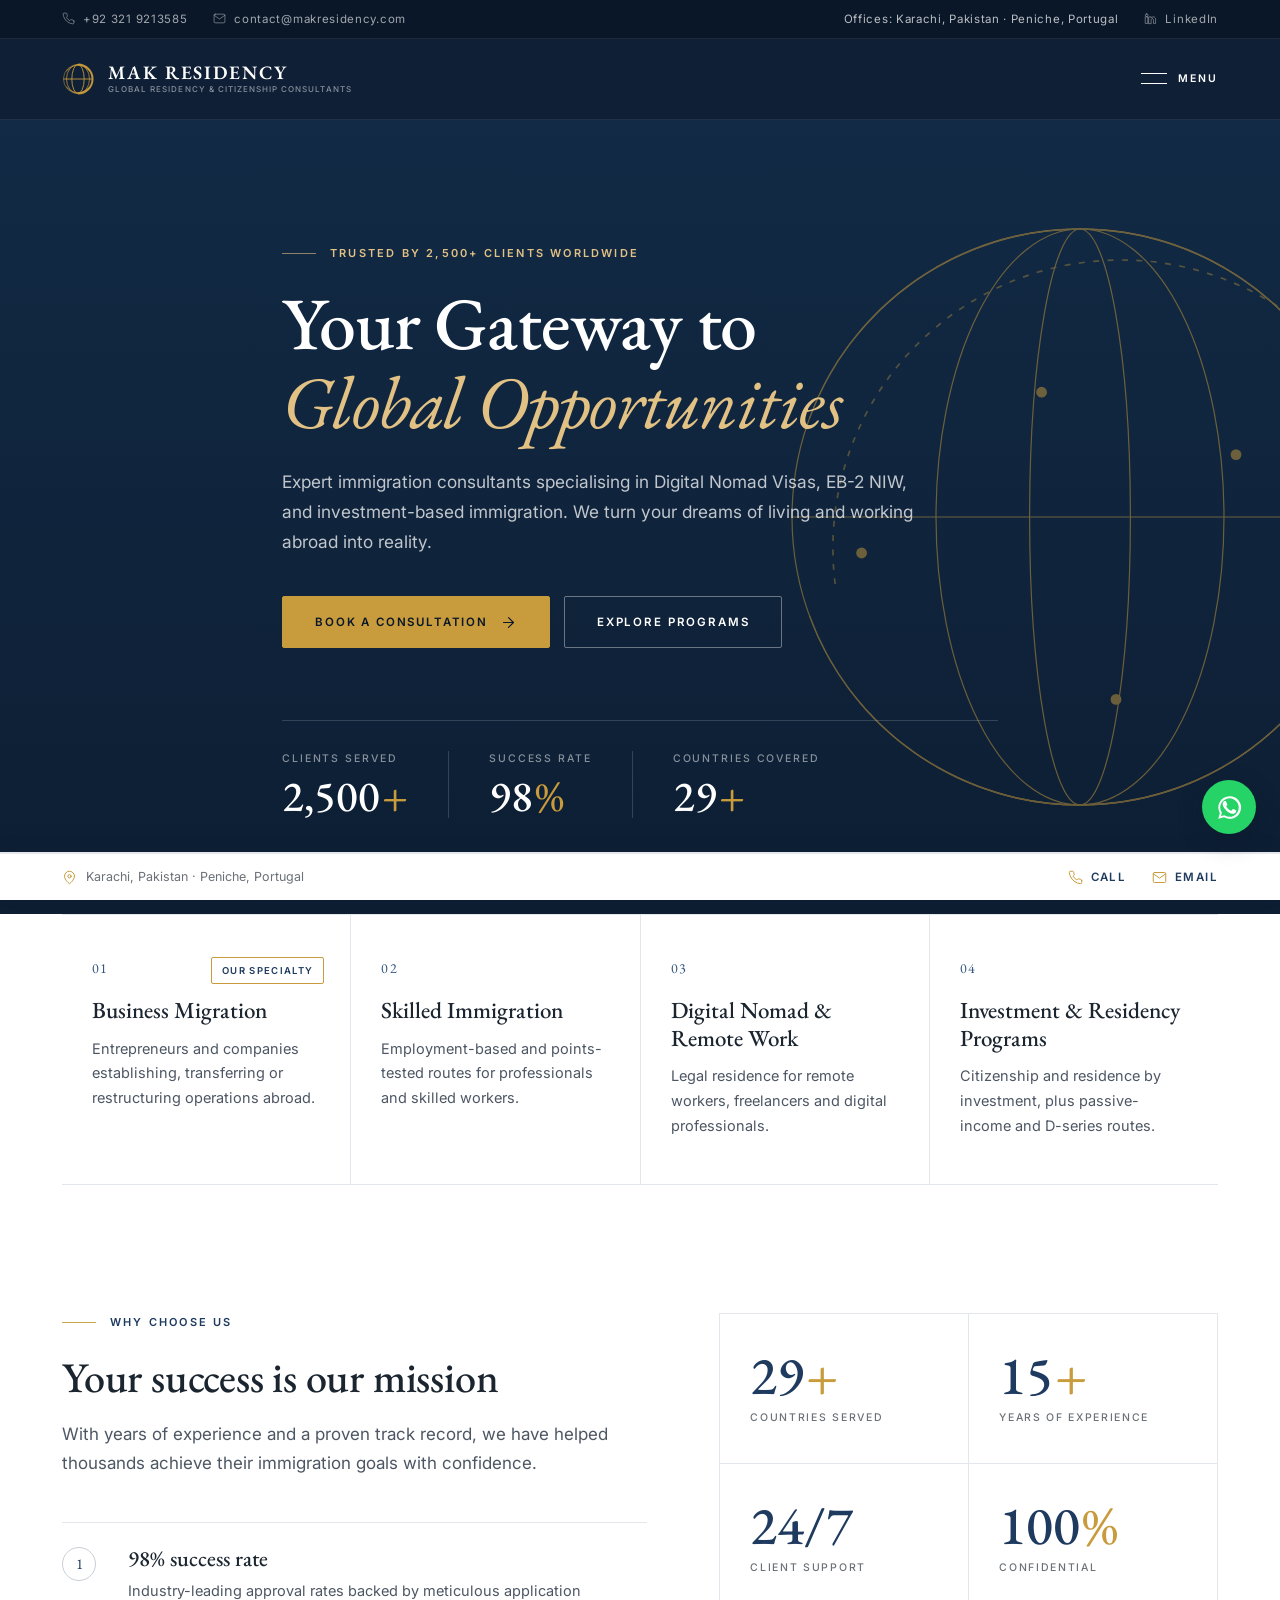
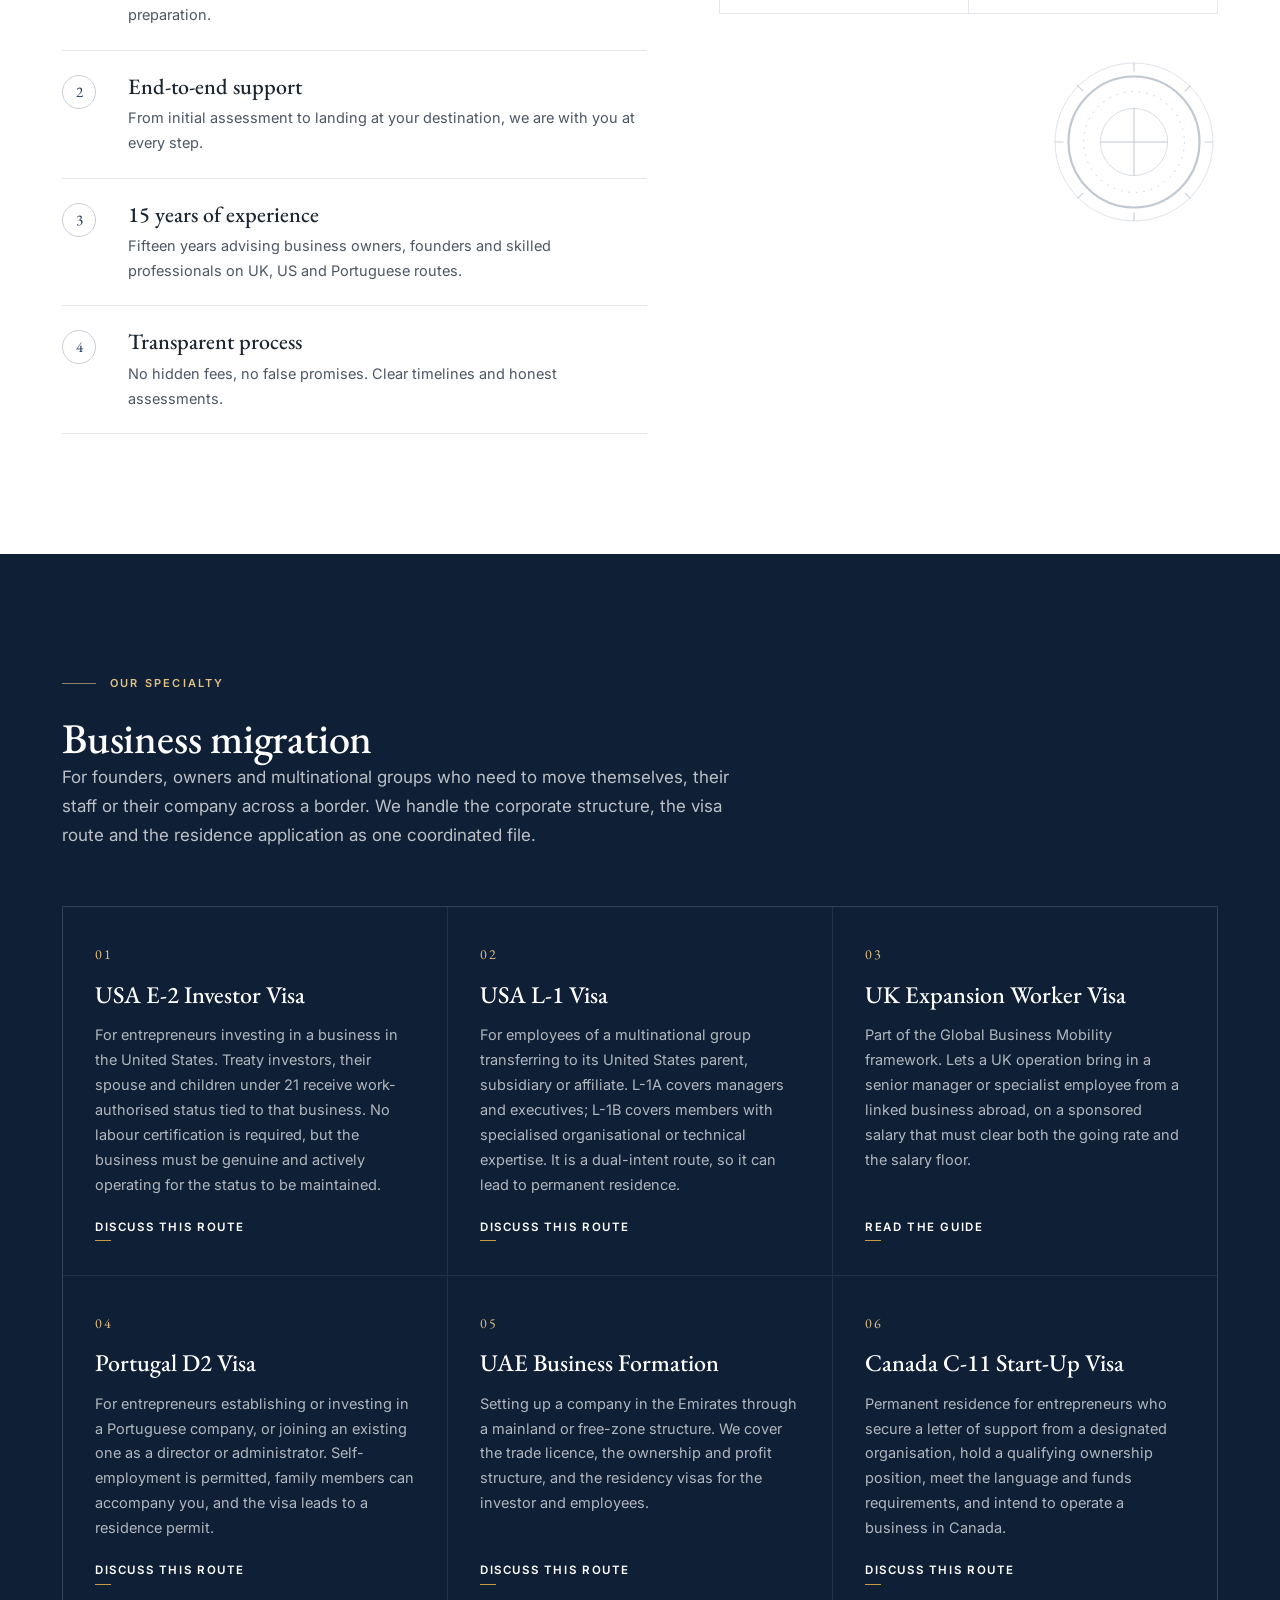
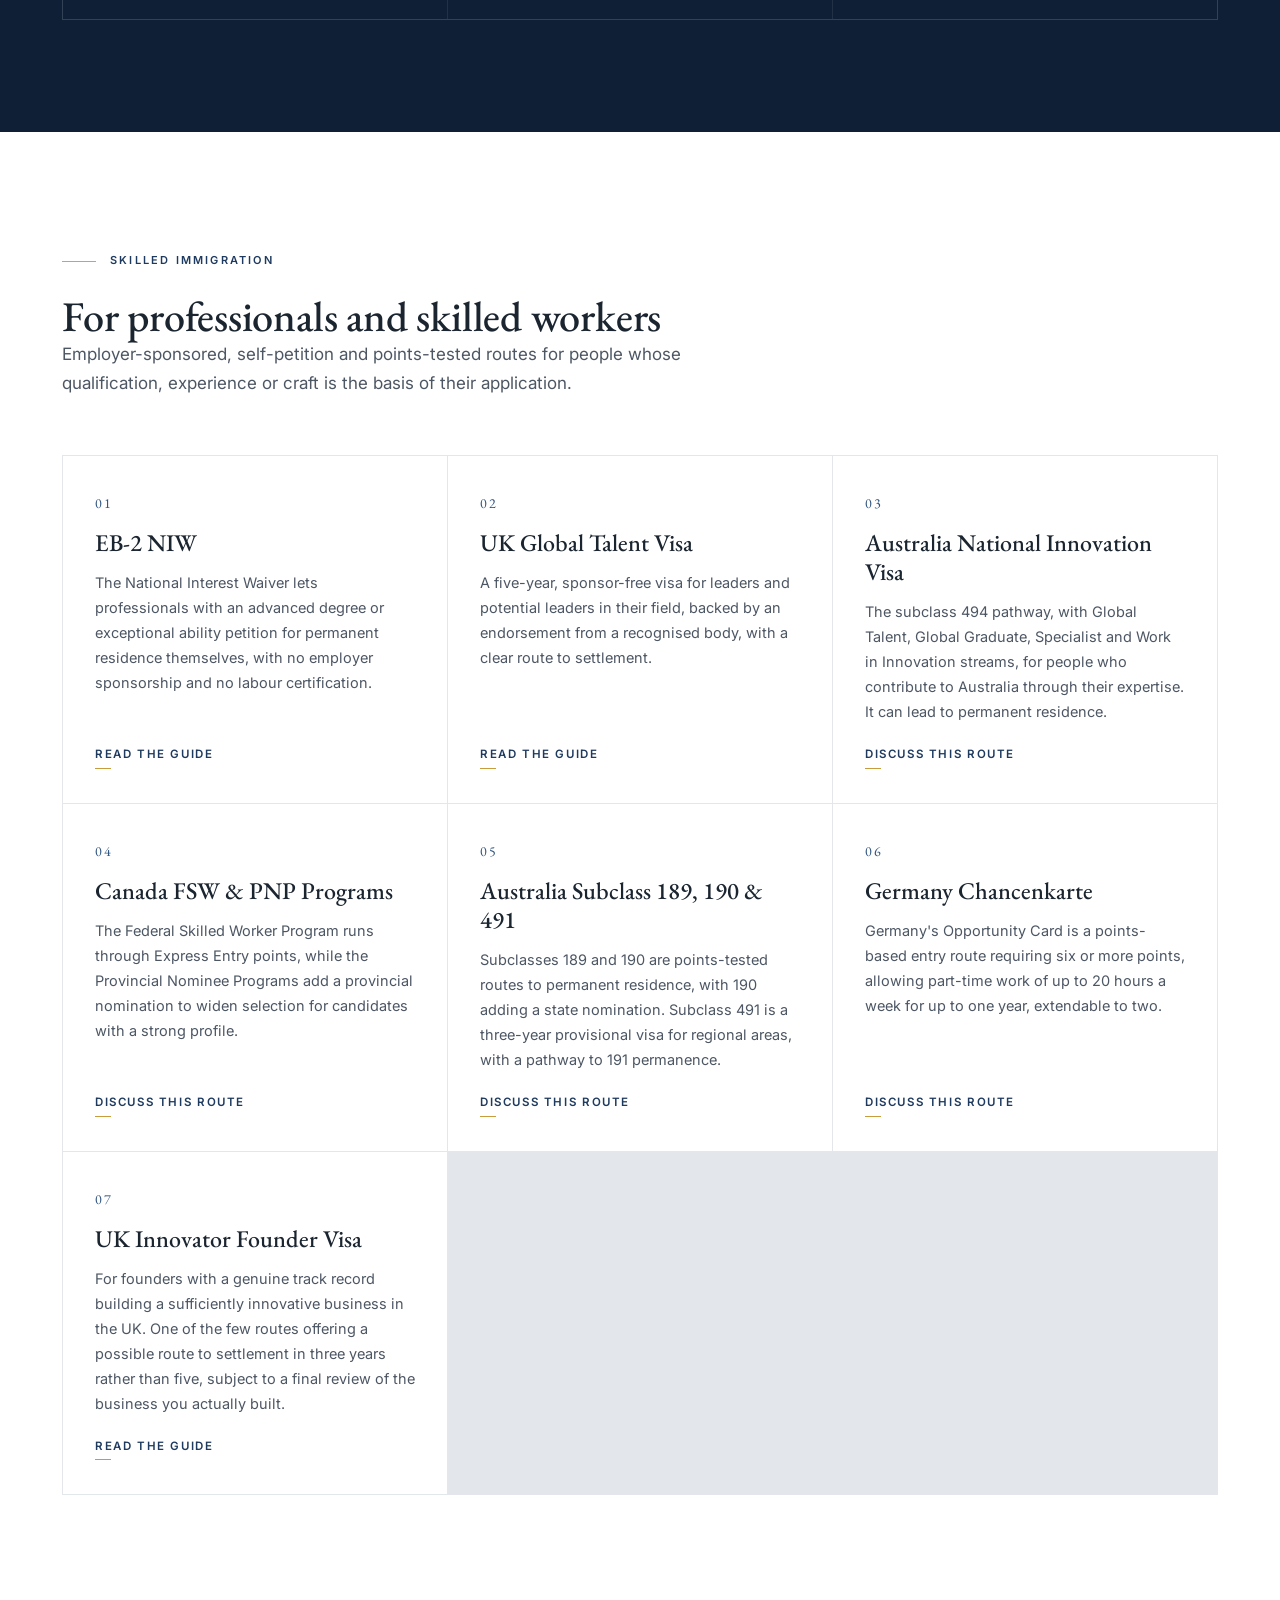
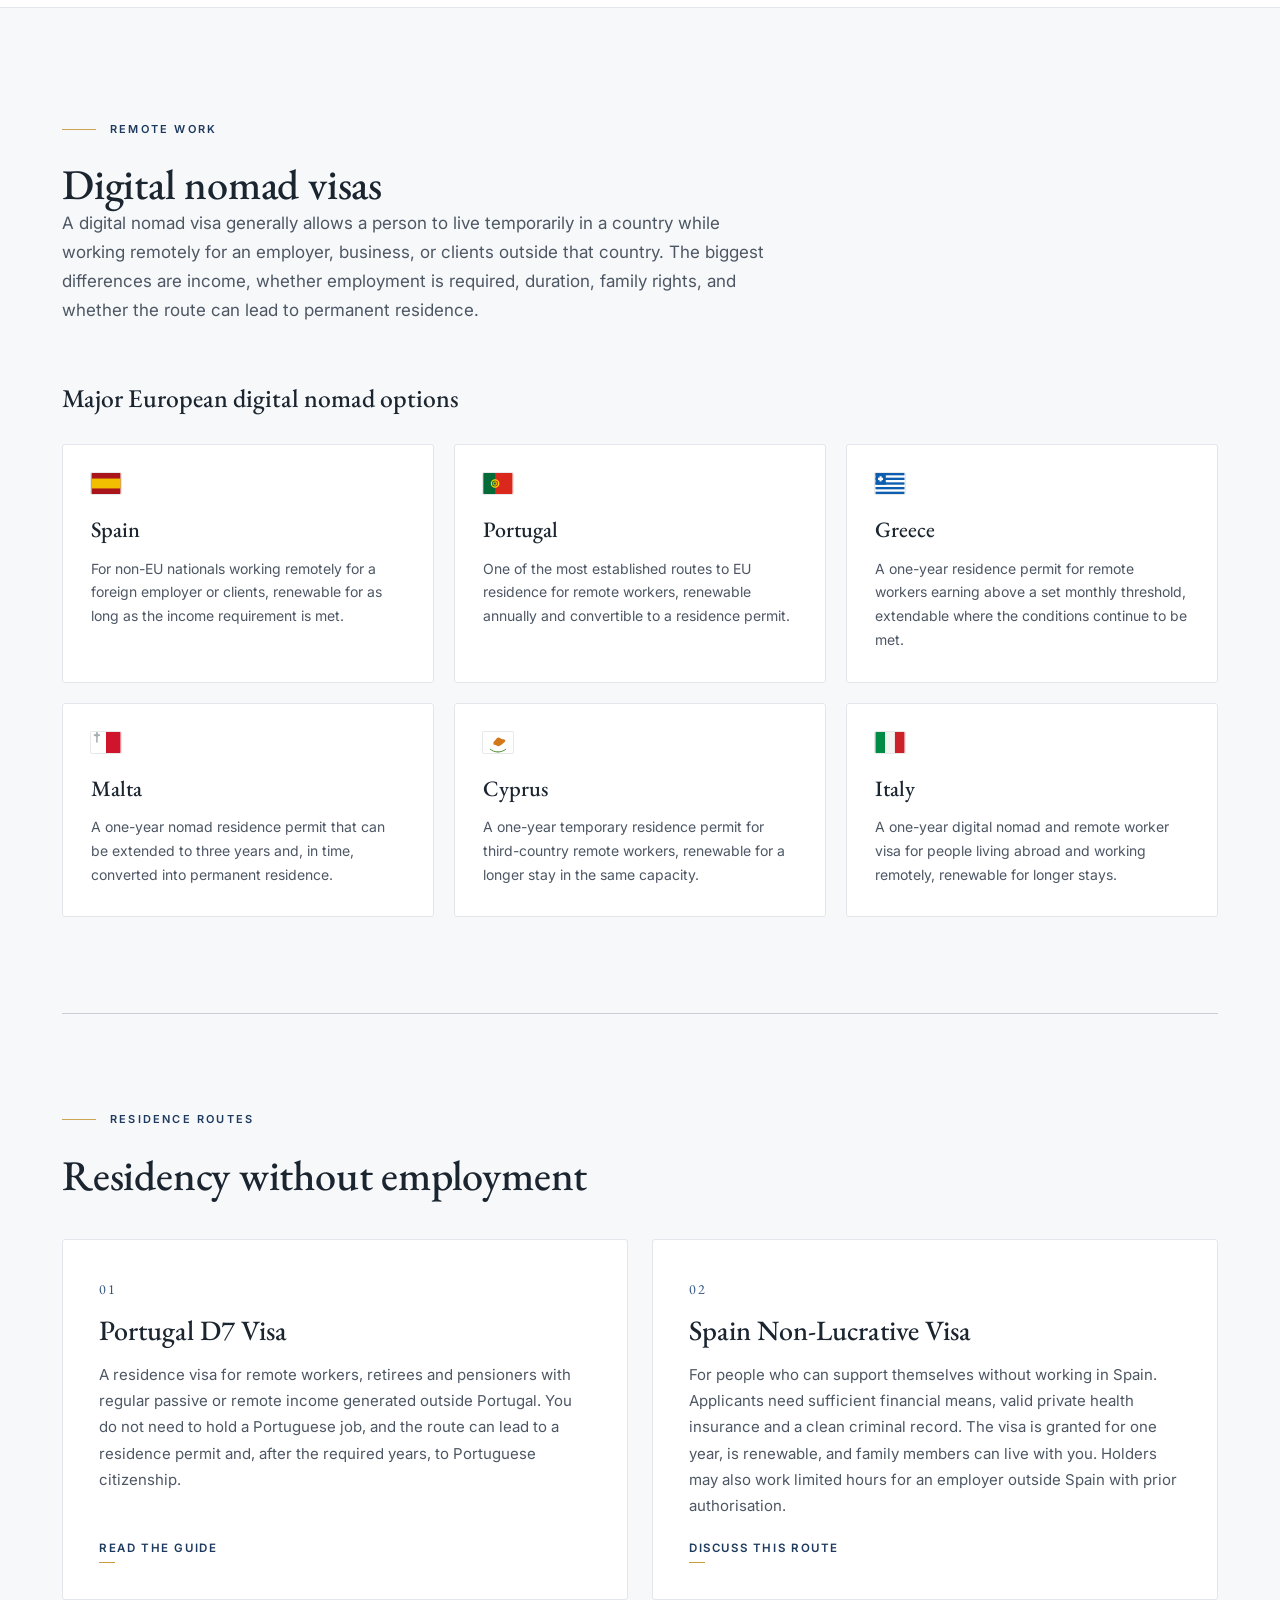
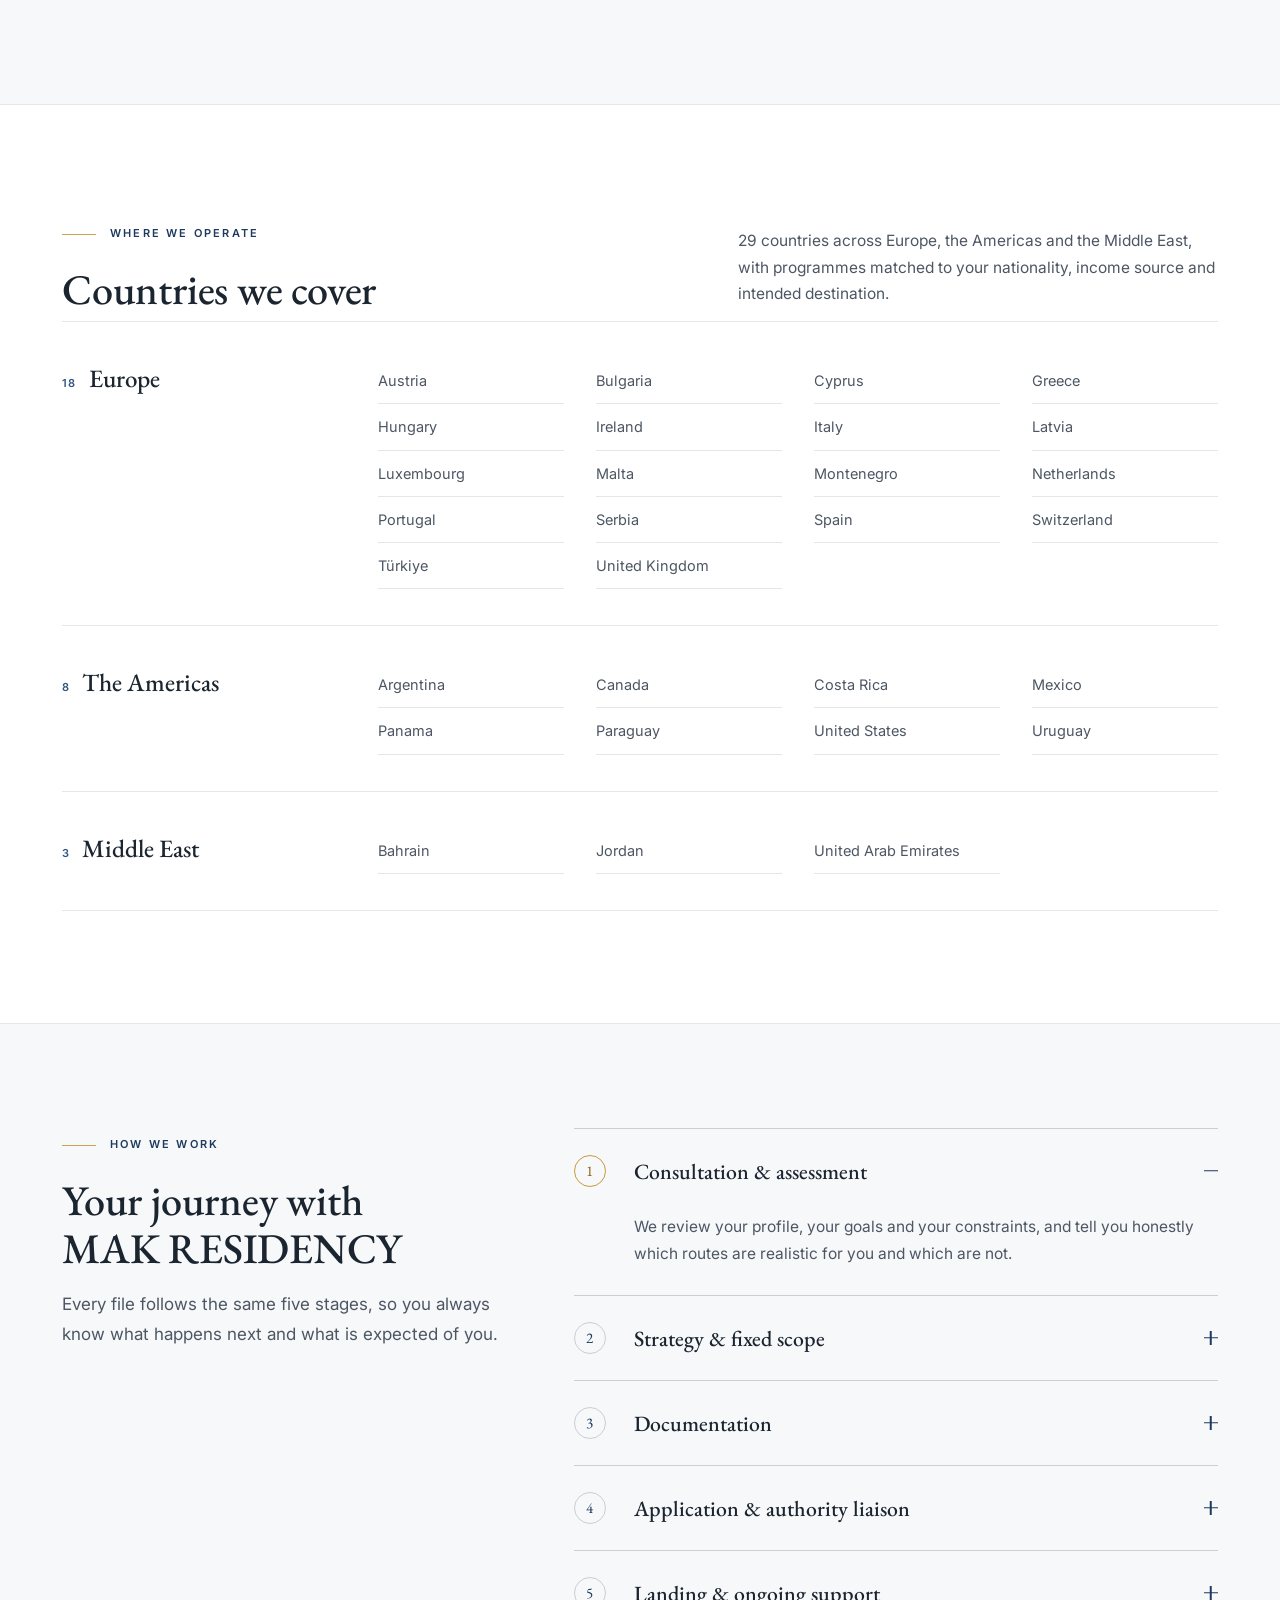
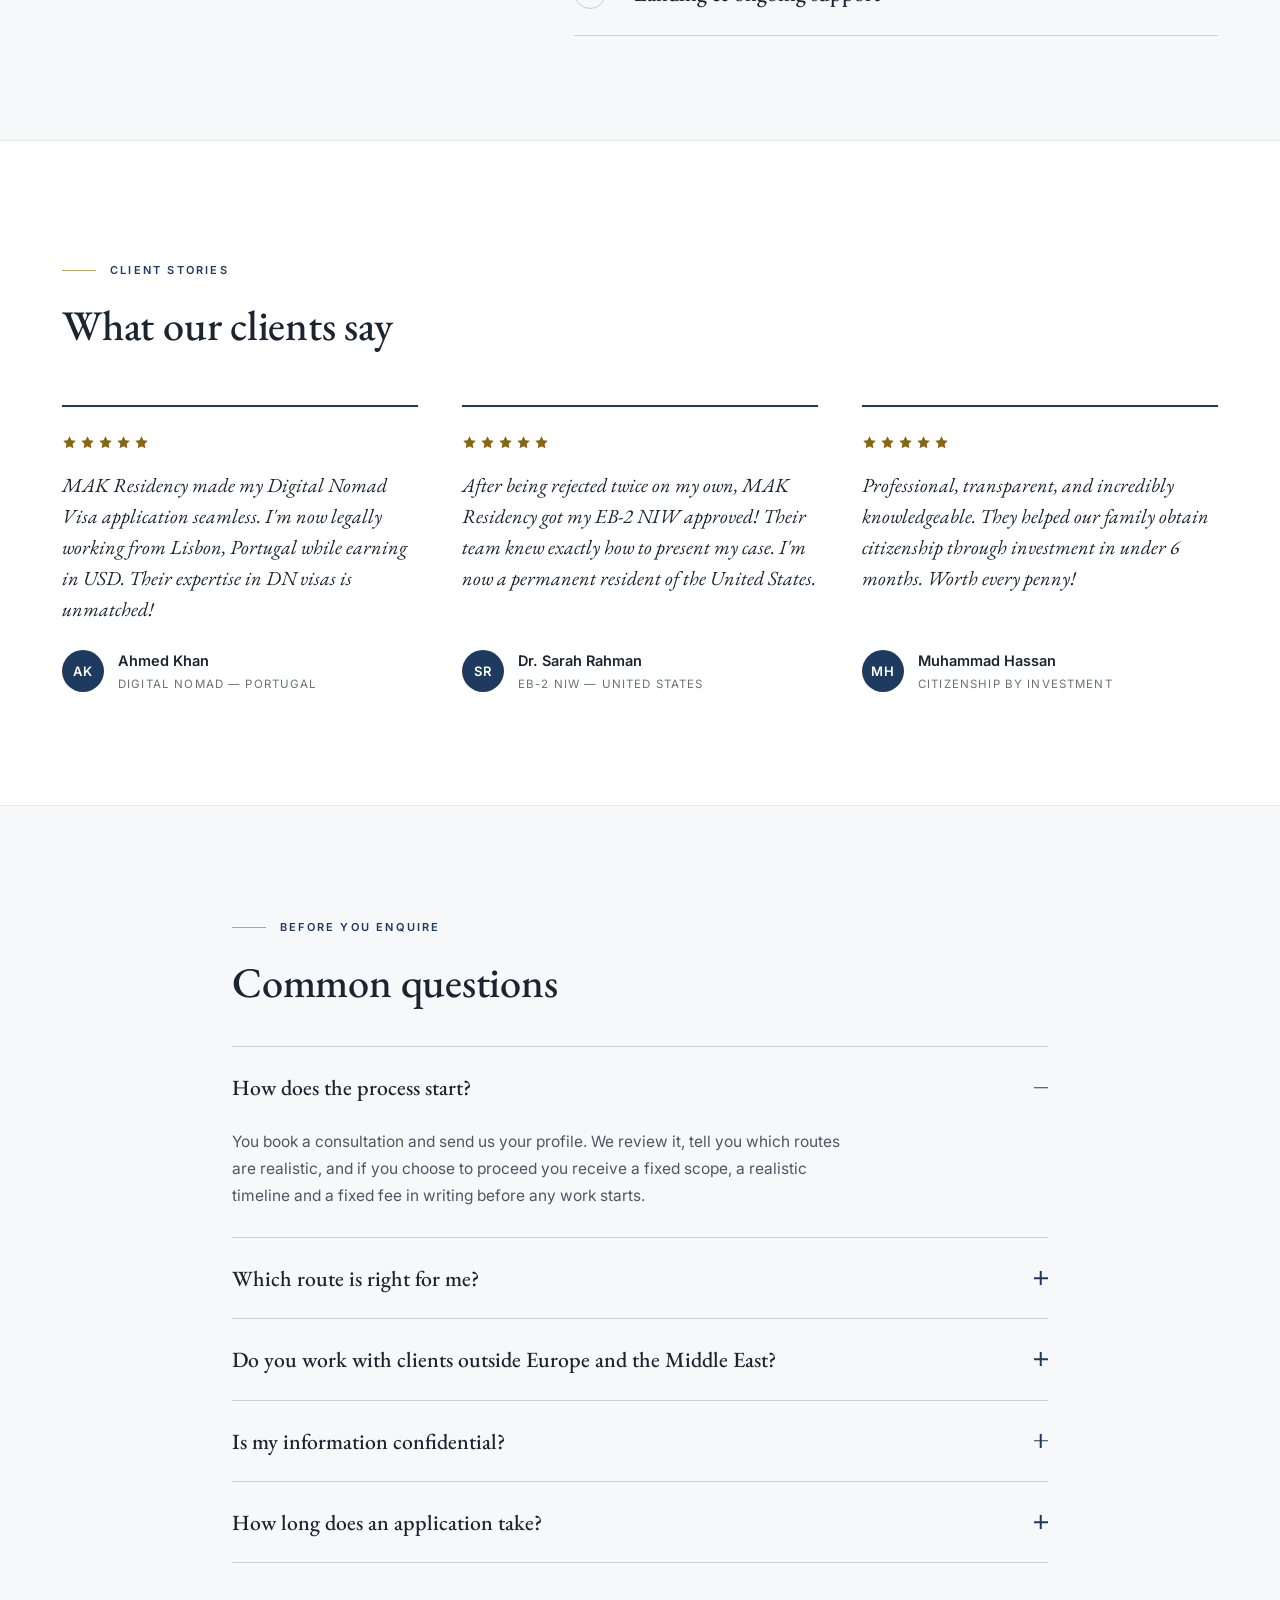
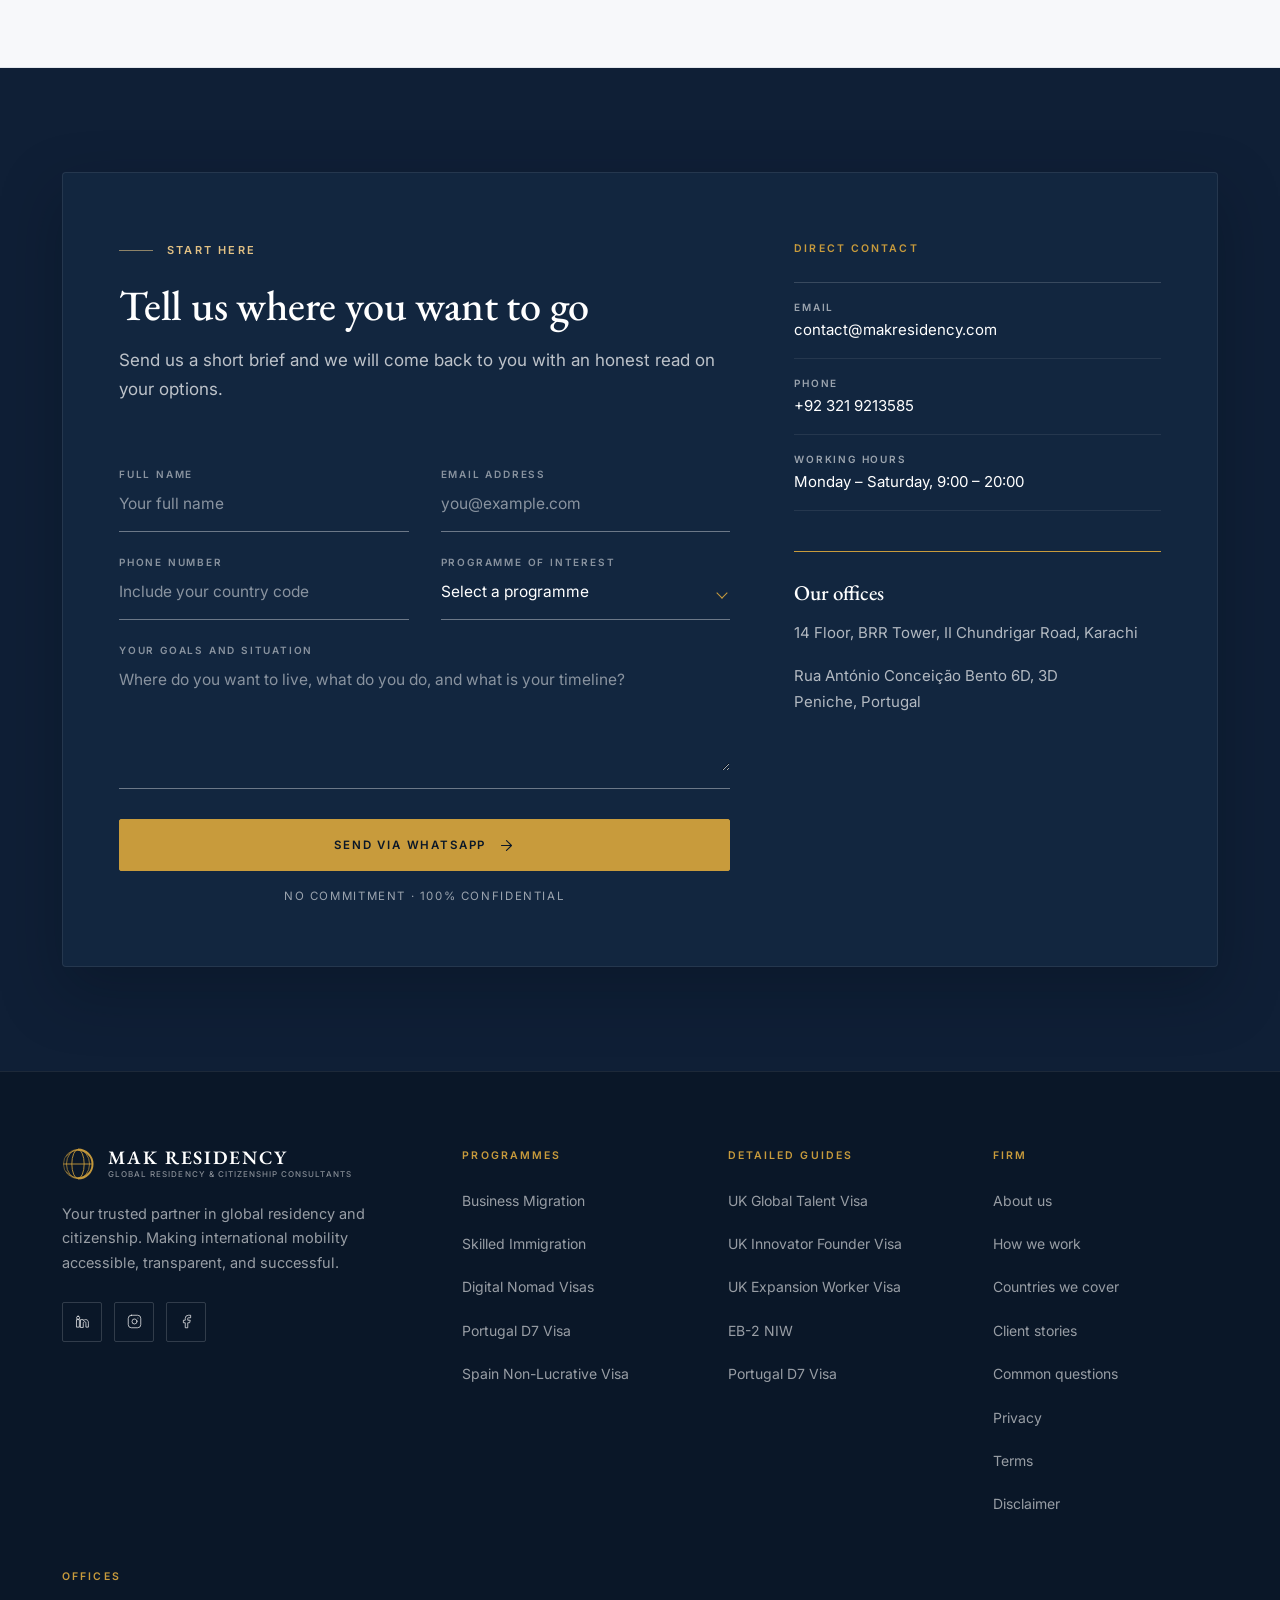
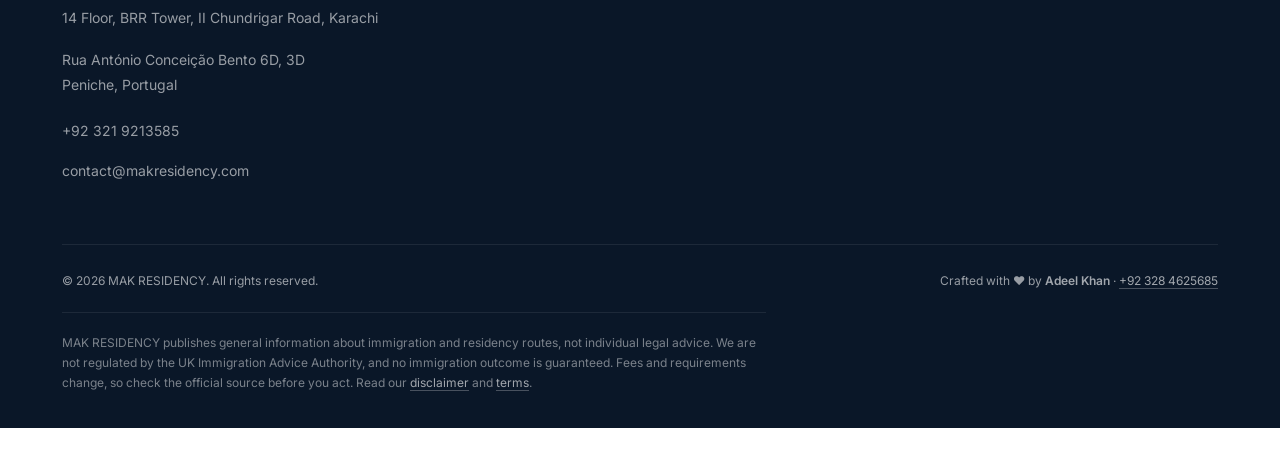
<file: index.html>
<!DOCTYPE html>
<html lang="en">
<head>
    <!-- Google Tag Manager -->
    <script>(function(w,d,s,l,i){w[l]=w[l]||[];w[l].push({'gtm.start':
        new Date().getTime(),event:'gtm.js'});var f=d.getElementsByTagName(s)[0],
        j=d.createElement(s),dl=l!='dataLayer'?'&l='+l:'';j.async=true;j.src=
        'https://www.googletagmanager.com/gtm.js?id='+i+dl;f.parentNode.insertBefore(j,f);
    })(window,document,'script','dataLayer','GTM-MFCZLWBB');</script>
    <!-- End Google Tag Manager -->
    <meta charset="UTF-8">
    <meta name="viewport" content="width=device-width, initial-scale=1.0">
    <meta name="robots" content="index, follow, max-image-preview:large, max-snippet:-1">

    <title>Global Residency &amp; Citizenship Consultants | MAK RESIDENCY</title>
    <meta name="description" content="MAK RESIDENCY - Global Residency &amp; Citizenship Consultants. Expert guidance on UK, US and Portuguese residency and citizenship routes.">
    <meta name="author" content="MAK RESIDENCY">
    <meta name="theme-color" content="#0f1f36">
    <link rel="canonical" href="https://makresidency.com/">

    <meta property="og:type" content="website">
    <meta property="og:site_name" content="MAK RESIDENCY">
    <meta property="og:locale" content="en_GB">
    <meta property="og:title" content="Global Residency &amp; Citizenship Consultants | MAK RESIDENCY">
    <meta property="og:description" content="MAK RESIDENCY - Global Residency &amp; Citizenship Consultants. Expert guidance on UK, US and Portuguese residency and citizenship routes.">
    <meta property="og:url" content="https://makresidency.com/">
    <meta property="og:image" content="https://makresidency.com/assets/og-image.png">
    <meta property="og:image:width" content="1200">
    <meta property="og:image:height" content="630">
    <meta property="og:image:alt" content="MAK RESIDENCY - Global Residency &amp; Citizenship Consultants">
    <meta name="twitter:card" content="summary_large_image">
    <meta name="twitter:title" content="Global Residency &amp; Citizenship Consultants | MAK RESIDENCY">
    <meta name="twitter:description" content="MAK RESIDENCY - Global Residency &amp; Citizenship Consultants. Expert guidance on UK, US and Portuguese residency and citizenship routes.">
    <meta name="twitter:image" content="https://makresidency.com/assets/og-image.png">
    <meta name="twitter:image:alt" content="MAK RESIDENCY - Global Residency &amp; Citizenship Consultants">

    <link rel="preconnect" href="https://fonts.googleapis.com">
    <link rel="preconnect" href="https://fonts.gstatic.com" crossorigin>
    <link rel="stylesheet" href="https://fonts.googleapis.com/css2?family=EB+Garamond:ital,wght@0,400;0,500;0,600;0,700;1,400;1,500&family=Inter:wght@300;400;500;600;700&display=swap">
    <link rel="stylesheet" href="styles.css">
    <link rel="icon" type="image/svg+xml" href="favicon.svg">
    <link rel="apple-touch-icon" href="assets/apple-touch-icon.png">
    <link rel="me" href="https://www.linkedin.com/company/mak-residency/">
    <link rel="me" href="https://www.instagram.com/Residency.mak">

    <script type="application/ld+json">
    {
      "@context": "https://schema.org",
      "@graph": [
        {
          "@type": ["Organization", "ProfessionalService"],
          "@id": "https://makresidency.com/#organisation",
          "name": "MAK RESIDENCY",
          "alternateName": "MAK Residency Global Residency & Citizenship Consultants",
          "url": "https://makresidency.com/",
          "description": "MAK RESIDENCY is a consultancy providing expert guidance on global residency and citizenship pathways, including UK, US and Portuguese routes for business owners, skilled professionals, founders and investors.",
          "slogan": "Global Residency & Citizenship Consultants",
          "foundingDate": "2011",
          "logo": { "@type": "ImageObject", "url": "https://makresidency.com/favicon.svg" },
          "image": { "@type": "ImageObject", "url": "https://makresidency.com/assets/og-image.png", "width": 1200, "height": 630 },
          "telephone": "+92-321-9213585",
          "email": "contact@makresidency.com",
      "location": [
        {
          "@type": "PostalAddress",
          "streetAddress": "14 Floor, BRR Tower, II Chundrigar Road",
          "addressLocality": "Karachi",
          "addressRegion": "Sindh",
          "addressCountry": "PK"
        },
        {
          "@type": "PostalAddress",
          "streetAddress": "Rua Antonio Conceicao Bento 6D, 3D",
          "addressLocality": "Peniche",
          "addressRegion": "Leiria",
          "postalCode": "2560-392",
          "addressCountry": "PT"
        }
      ],
          "areaServed": [
            { "@type": "Country", "name": "United Arab Emirates" },
            { "@type": "Country", "name": "Saudi Arabia" },
            { "@type": "Country", "name": "Bahrain" },
            { "@type": "Country", "name": "Qatar" },
            { "@type": "Country", "name": "Kuwait" },
            { "@type": "Country", "name": "Oman" },
            { "@type": "Country", "name": "United Kingdom" },
            { "@type": "Country", "name": "United States" },
            { "@type": "Country", "name": "Portugal" },
            { "@type": "AdministrativeArea", "name": "Europe" },
            { "@type": "AdministrativeArea", "name": "Middle East" },
            { "@type": "AdministrativeArea", "name": "Americas" }
          ],
          "knowsLanguage": ["en", "ur", "pa", "hi", "ar"],
          "sameAs": ["https://www.linkedin.com/company/mak-residency/", "https://www.instagram.com/Residency.mak", "https://www.facebook.com/profile.php?id=61595228504606"],
          "contactPoint": [
            {
              "@type": "ContactPoint",
              "contactType": "Enquiries",
          "telephone": "+92-321-9213585",
              "email": "contact@makresidency.com",
              "availableLanguage": ["en", "ur", "pa", "hi", "ar"],
              "areaServed": ["AE", "SA", "BH", "QA", "KW", "OM"]
            }
          ]
        },
        {
          "@type": "WebSite",
          "@id": "https://makresidency.com/#website",
          "url": "https://makresidency.com/",
          "name": "MAK RESIDENCY",
          "inLanguage": "en",
          "publisher": { "@id": "https://makresidency.com/#organisation" }
        }
      ]
    }
    </script>

    <noscript><style>.accordion-panel[hidden]{display:block!important}.accordion-icon{display:none}</style></noscript>
    <script>document.documentElement.className += ' js';</script>
</head>
<body>
<!-- Google Tag Manager (noscript) -->
<noscript><iframe src="https://www.googletagmanager.com/ns.html?id=GTM-MFCZLWBB"
height="0" width="0" style="display:none;visibility:hidden"></iframe></noscript>
<!-- End Google Tag Manager (noscript) -->

<a class="skip-link" href="#main">Skip to content</a>

<!-- ========================= Flag sprite ========================= -->
<svg class="svg-sprite" aria-hidden="true" focusable="false" xmlns="http://www.w3.org/2000/svg">
    <symbol id="flag-es" viewBox="0 0 28 20">
        <rect width="28" height="20" fill="#AA151B"/><rect y="5.3" width="28" height="9.4" fill="#F1BF00"/>
    </symbol>
    <symbol id="flag-pt" viewBox="0 0 28 20">
        <rect width="28" height="20" fill="#DA291C"/><rect width="11.2" height="20" fill="#046A38"/>
        <circle cx="11.2" cy="10" r="3.5" fill="none" stroke="#FFD700" stroke-width="1.2"/>
        <circle cx="11.2" cy="10" r="1.6" fill="none" stroke="#FFD700" stroke-width=".9"/>
    </symbol>
    <symbol id="flag-gr" viewBox="0 0 28 20">
        <rect width="28" height="20" fill="#FFFFFF"/>
        <g fill="#0D5EAF">
            <rect y="0" width="28" height="2.23"/><rect y="4.44" width="28" height="2.23"/>
            <rect y="8.89" width="28" height="2.23"/><rect y="13.33" width="28" height="2.23"/>
            <rect y="17.78" width="28" height="2.22"/><rect width="10" height="11.11"/>
        </g>
        <rect x="4" y="3.11" width="2" height="4.89" fill="#FFFFFF"/>
        <rect x="2.61" y="4.5" width="4.78" height="2.22" fill="#FFFFFF"/>
    </symbol>
    <symbol id="flag-mt" viewBox="0 0 28 20">
        <rect width="14" height="20" fill="#FFFFFF"/><rect x="14" width="14" height="20" fill="#CF142B"/>
        <g fill="#A5AEB1"><rect x="4.6" width="1.5" height="10"/><rect x="2.35" y="2.25" width="6" height="1.5"/></g>
        <circle cx="5.35" cy="3" r="1.45" fill="none" stroke="#A5AEB1" stroke-width=".7"/>
    </symbol>
    <symbol id="flag-cy" viewBox="0 0 28 20">
        <rect width="28" height="20" fill="#FFFFFF"/>
        <path d="M10.1 12.4c-.9-1.5-.5-3.3 1-4.3 1.1-.8 1.2-2 2.6-2.6 1.5-.6 2.4.7 3.7 1.2 1.2.5 2.6-.1 3.3 1 .6 1-.1 2-.9 2.4-1 .5-1.2 1.4-2.2 1.9-1.1.5-2 1.5-3.2 1.5-1.4 0-2-1.3-3.4-1.4-.3 0-.6.1-.9.3z" fill="#D4761A"/>
        <g fill="none" stroke="#4E8B31" stroke-width=".9" stroke-linecap="round">
            <path d="M6.6 16.4c2 1.7 4.4 2.6 7.4 2.6"/><path d="M21.4 16.4c-2 1.7-4.4 2.6-7.4 2.6"/>
        </g>
    </symbol>
    <symbol id="flag-it" viewBox="0 0 28 20">
        <rect width="9.34" height="20" fill="#008C45"/><rect x="9.33" width="9.34" height="20" fill="#F4F5F0"/><rect x="18.67" width="9.33" height="20" fill="#CD212A"/>
    </symbol>
</svg>

<!-- ========================= Header ========================= -->
<header class="site-header" id="siteHeader">
    <div class="utility-bar">
        <div class="container utility-inner">
            <div class="utility-group">
                <a class="utility-link" href="tel:+923219213585">
                    <svg class="icon" viewBox="0 0 24 24" aria-hidden="true" focusable="false"><path d="M22 16.92v3a2 2 0 0 1-2.18 2 19.79 19.79 0 0 1-8.63-3.07 19.5 19.5 0 0 1-6-6 19.79 19.79 0 0 1-3.07-8.67A2 2 0 0 1 4.11 2h3a2 2 0 0 1 2 1.72c.13.96.36 1.9.7 2.81a2 2 0 0 1-.45 2.11L8.09 9.91a16 16 0 0 0 6 6l1.27-1.27a2 2 0 0 1 2.11-.45c.91.34 1.85.57 2.81.7A2 2 0 0 1 22 16.92z"/></svg>
                    <span>+92 321 9213585</span>
                </a>
                <a class="utility-link" href="mailto:contact@makresidency.com">
                    <svg class="icon" viewBox="0 0 24 24" aria-hidden="true" focusable="false"><path d="M4 4h16c1.1 0 2 .9 2 2v12c0 1.1-.9 2-2 2H4c-1.1 0-2-.9-2-2V6c0-1.1.9-2 2-2z"/><path d="M22 6l-10 7L2 6"/></svg>
                    <span>contact@makresidency.com</span>
                </a>
            </div>
            <div class="utility-group utility-group--end">
                <span class="utility-note">Offices: Karachi, Pakistan &middot; Peniche, Portugal</span>
                <a class="utility-link" href="https://www.linkedin.com/company/mak-residency/" target="_blank" rel="noopener noreferrer">
                    <svg class="icon" viewBox="0 0 24 24" aria-hidden="true" focusable="false"><path d="M4.98 3.5a2.5 2.5 0 1 1 0 5 2.5 2.5 0 0 1 0-5zM3 8.98h4v12.04H3zM9.5 8.98h3.8v1.65h.05c.53-.1 1.74-1.7 3.58-1.7 3.83 0 4.54 2.52 4.54 5.8v6.29h-4V15.5c0-1.41-.03-3.23-1.97-3.23-1.97 0-2.27 1.54-2.27 3.13v6.12h-4z"/></svg>
                    <span>LinkedIn</span>
                </a>
            </div>
        </div>
    </div>

    <div class="nav-bar">
        <div class="container nav-inner">
            <a class="brand" href="#top" aria-label="MAK RESIDENCY home">
                <span class="brand-mark" aria-hidden="true">
                    <svg viewBox="0 0 40 40" focusable="false">
                        <circle cx="20" cy="20" r="18.2" fill="none" stroke="currentColor" stroke-width="1.1" opacity=".55"/>
                        <ellipse cx="20" cy="20" rx="7.7" ry="18.2" fill="none" stroke="currentColor" stroke-width="1.1"/>
                        <ellipse cx="20" cy="20" rx="14.4" ry="18.2" fill="none" stroke="currentColor" stroke-width="1.1" opacity=".8"/>
                        <path d="M1.8 20h36.4" stroke="currentColor" stroke-width="1.1"/>
                        <path d="M5.2 10.6a18.2 18.2 0 0 1 29.6 0" fill="none" stroke="currentColor" stroke-width="1.1" opacity=".8"/>
                        <path d="M5.2 29.4a18.2 18.2 0 0 0 29.6 0" fill="none" stroke="currentColor" stroke-width="1.1" opacity=".8"/>
                        <path d="M20 1.8A18.2 18.2 0 0 1 20 38.2" fill="none" stroke="currentColor" stroke-width="2.4" opacity=".95"/>
                    </svg>
                </span>
                <span class="brand-text">
                    <span class="brand-name">MAK RESIDENCY</span>
                    <span class="brand-sub">Global Residency &amp; Citizenship Consultants</span>
                </span>
            </a>

            <nav class="primary-nav" id="primaryNav" aria-label="Primary">
                <ul class="nav-list">
                    <li><a href="#business-migration">Business Migration</a></li>
                    <li><a href="#skilled-immigration">Skilled Immigration</a></li>
                    <li><a href="#other-programs">Other Programs</a></li>
                    <li><a href="#residency">Residency and Citizenship</a></li>
                    <li><a href="#countries">Countries</a></li>
                    <li><a href="#why-us">Why Us</a></li>
                    <li><a href="#contact" class="nav-cta">Contact</a></li>
                </ul>
            </nav>

            <button class="nav-toggle" id="navToggle" type="button" aria-expanded="false" aria-controls="primaryNav">
                <span class="nav-toggle-box" aria-hidden="true"><i></i><i></i></span>
                <span class="nav-toggle-text">Menu</span>
            </button>
        </div>
    </div>
</header>

<main id="main">
<span id="top"></span>

<!-- ========================= Hero ========================= -->
<section class="hero" aria-labelledby="hero-title">
    <div class="hero-art" aria-hidden="true">
        <svg class="globe" viewBox="0 0 600 600" focusable="false">
            <g fill="none" stroke="currentColor" stroke-width="1">
                <circle cx="300" cy="300" r="240"/>
                <ellipse cx="300" cy="300" rx="120" ry="240"/>
                <ellipse cx="300" cy="300" rx="42" ry="240"/>
                <path d="M74.5 218A240 240 0 0 1 525.5 218"/>
                <path d="M116 146A240 240 0 0 1 484 146"/>
                <path d="M180 92A240 240 0 0 1 420 92"/>
                <path d="M74.5 382A240 240 0 0 0 525.5 382"/>
                <path d="M116 454A240 240 0 0 0 484 454"/>
                <path d="M180 508A240 240 0 0 0 420 508"/>
                <path d="M60 300h480"/>
            </g>
            <g class="globe-route" fill="none" stroke="currentColor" stroke-width="1.4" stroke-dasharray="5 7">
                <path d="M96 356A240 240 0 0 1 470 128"/>
            </g>
            <g class="globe-pins" fill="currentColor">
                <circle cx="118" cy="330" r="4.5"/>
                <circle cx="268" cy="196" r="4.5"/>
                <circle cx="430" cy="248" r="4.5"/>
                <circle cx="330" cy="452" r="4.5"/>
            </g>
        </svg>
    </div>

    <div class="container hero-inner">
        <p class="eyebrow eyebrow--light">
            <span class="eyebrow-rule" aria-hidden="true"></span>
            Trusted by 2,500+ clients worldwide
        </p>
        <h1 class="hero-title" id="hero-title">Your Gateway to <em>Global Opportunities</em></h1>
        <p class="hero-lede">Expert immigration consultants specialising in Digital Nomad Visas, EB-2 NIW, and investment-based immigration. We turn your dreams of living and working abroad into reality.</p>
        <div class="hero-actions">
            <a class="btn btn-primary" href="#contact">
                <span>Book a Consultation</span>
                <svg class="btn-arrow" viewBox="0 0 24 24" aria-hidden="true" focusable="false"><path d="M5 12h14M12 5l7 7-7 7"/></svg>
            </a>
            <a class="btn btn-outline" href="#business-migration">
                <span>Explore Programs</span>
            </a>
        </div>

        <dl class="hero-stats">
            <div class="hero-stat">
                <dt>Clients served</dt>
                <dd><span class="stat-number" data-target="2500">2,500</span><span class="stat-suffix">+</span></dd>
            </div>
            <div class="hero-stat">
                <dt>Success rate</dt>
                <dd><span class="stat-number" data-target="98">98</span><span class="stat-suffix">%</span></dd>
            </div>
            <div class="hero-stat">
                <dt>Countries covered</dt>
                <dd><span class="stat-number" data-target="29">29</span><span class="stat-suffix">+</span></dd>
            </div>
        </dl>
    </div>
</section>

<!-- ========================= Expertise strip ========================= -->
<section class="expertise" aria-label="Areas of expertise">
    <div class="container">
        <ul class="expertise-grid">
            <li class="expertise-item">
                <span class="expertise-index">01</span>
                <h2 class="expertise-title">Business Migration</h2>
                <p>Entrepreneurs and companies establishing, transferring or restructuring operations abroad.</p>
                <span class="expertise-flag">Our specialty</span>
            </li>
            <li class="expertise-item">
                <span class="expertise-index">02</span>
                <h2 class="expertise-title">Skilled Immigration</h2>
                <p>Employment-based and points-tested routes for professionals and skilled workers.</p>
            </li>
            <li class="expertise-item">
                <span class="expertise-index">03</span>
                <h2 class="expertise-title">Digital Nomad &amp; Remote Work</h2>
                <p>Legal residence for remote workers, freelancers and digital professionals.</p>
            </li>
            <li class="expertise-item">
                <span class="expertise-index">04</span>
                <h2 class="expertise-title">Investment &amp; Residency Programs</h2>
                <p>Citizenship and residence by investment, plus passive-income and D-series routes.</p>
            </li>
        </ul>
    </div>
</section>

<!-- ========================= Why Us ========================= -->
<section class="why" id="why-us" aria-labelledby="why-title">
    <div class="container">
        <div class="split">
            <div class="split-body">
                <p class="eyebrow"><span class="eyebrow-rule" aria-hidden="true"></span>Why choose us</p>
                <h2 class="section-title" id="why-title">Your success is our mission</h2>
                <p class="section-lede">With years of experience and a proven track record, we have helped thousands achieve their immigration goals with confidence.</p>

                <ol class="feature-list">
                    <li class="feature-item">
                        <span class="feature-num" aria-hidden="true">1</span>
                        <div>
                            <h3 class="feature-title">98% success rate</h3>
                            <p class="feature-text">Industry-leading approval rates backed by meticulous application preparation.</p>
                        </div>
                    </li>
                    <li class="feature-item">
                        <span class="feature-num" aria-hidden="true">2</span>
                        <div>
                            <h3 class="feature-title">End-to-end support</h3>
                            <p class="feature-text">From initial assessment to landing at your destination, we are with you at every step.</p>
                        </div>
                    </li>
                    <li class="feature-item">
                        <span class="feature-num" aria-hidden="true">3</span>
                        <div>
                            <h3 class="feature-title">15 years of experience</h3>
                            <p class="feature-text">Fifteen years advising business owners, founders and skilled professionals on UK, US and Portuguese routes.</p>
                        </div>
                    </li>
                    <li class="feature-item">
                        <span class="feature-num" aria-hidden="true">4</span>
                        <div>
                            <h3 class="feature-title">Transparent process</h3>
                            <p class="feature-text">No hidden fees, no false promises. Clear timelines and honest assessments.</p>
                        </div>
                    </li>
                </ol>
            </div>

            <aside class="split-aside" aria-label="Firm at a glance">
                <div class="stat-board">
                    <div class="stat-cell">
                        <span class="stat-value">29<span class="stat-suffix">+</span></span>
                        <span class="stat-caption">Countries served</span>
                    </div>
                    <div class="stat-cell">
                        <span class="stat-value">15<span class="stat-suffix">+</span></span>
                        <span class="stat-caption">Years of experience</span>
                    </div>
                    <div class="stat-cell">
                        <span class="stat-value">24/7</span>
                        <span class="stat-caption">Client support</span>
                    </div>
                    <div class="stat-cell">
                        <span class="stat-value">100<span class="stat-suffix">%</span></span>
                        <span class="stat-caption">Confidential</span>
                    </div>
                </div>
                <div class="seal" aria-hidden="true">
                    <svg viewBox="0 0 200 200" focusable="false">
                        <g fill="none" stroke="currentColor">
                            <circle cx="100" cy="100" r="94" stroke-width="1" opacity=".5"/>
                            <circle cx="100" cy="100" r="78" stroke-width="2.6" opacity=".85"/>
                            <circle cx="100" cy="100" r="60" stroke-width="1" stroke-dasharray="2 7" opacity=".8"/>
                            <circle cx="100" cy="100" r="40" stroke-width="1" opacity=".6"/>
                            <path d="M100 60v80M60 100h80"/>
                        </g>
                        <g class="seal-ticks" stroke="currentColor" stroke-width="1.4" opacity=".7">
                            <path d="M100 6v10M100 184v10M6 100h10M184 100h10"/>
                            <path d="M32.5 32.5l7 7M160.5 160.5l7 7M167.5 32.5l-7 7M39.5 160.5l-7 7"/>
                        </g>
                    </svg>
                </div>
            </aside>
        </div>
    </div>
</section>

<!-- ========================= Business Migration ========================= -->
<section class="programs programs--navy" id="business-migration" aria-labelledby="bm-title">
    <div class="container">
        <header class="section-head">
            <p class="eyebrow eyebrow--light"><span class="eyebrow-rule" aria-hidden="true"></span>Our specialty</p>
            <h2 class="section-title section-title--light" id="bm-title">Business migration</h2>
            <p class="section-lede section-lede--light">For founders, owners and multinational groups who need to move themselves, their staff or their company across a border. We handle the corporate structure, the visa route and the residence application as one coordinated file.</p>
        </header>

        <ul class="program-grid">
            <li class="program-card reveal">
                <span class="program-num">01</span>
                <h3 class="program-title">USA E-2 Investor Visa</h3>
                <p>For entrepreneurs investing in a business in the United States. Treaty investors, their spouse and children under 21 receive work-authorised status tied to that business. No labour certification is required, but the business must be genuine and actively operating for the status to be maintained.</p>
                <a class="text-link" href="#contact"><span>Discuss this route</span></a>
            </li>
            <li class="program-card reveal">
                <span class="program-num">02</span>
                <h3 class="program-title">USA L-1 Visa</h3>
                <p>For employees of a multinational group transferring to its United States parent, subsidiary or affiliate. L-1A covers managers and executives; L-1B covers members with specialised organisational or technical expertise. It is a dual-intent route, so it can lead to permanent residence.</p>
                <a class="text-link" href="#contact"><span>Discuss this route</span></a>
            </li>
            <li class="program-card reveal">
                <span class="program-num">03</span>
                <h3 class="program-title">UK Expansion Worker Visa</h3>
                <p>Part of the Global Business Mobility framework. Lets a UK operation bring in a senior manager or specialist employee from a linked business abroad, on a sponsored salary that must clear both the going rate and the salary floor.</p>
                <a class="text-link" href="uk-expansion-worker/"><span>Read the guide</span></a>
            </li>
            <li class="program-card reveal">
                <span class="program-num">04</span>
                <h3 class="program-title">Portugal D2 Visa</h3>
                <p>For entrepreneurs establishing or investing in a Portuguese company, or joining an existing one as a director or administrator. Self-employment is permitted, family members can accompany you, and the visa leads to a residence permit.</p>
                <a class="text-link" href="#contact"><span>Discuss this route</span></a>
            </li>
            <li class="program-card reveal">
                <span class="program-num">05</span>
                <h3 class="program-title">UAE Business Formation</h3>
                <p>Setting up a company in the Emirates through a mainland or free-zone structure. We cover the trade licence, the ownership and profit structure, and the residency visas for the investor and employees.</p>
                <a class="text-link" href="#contact"><span>Discuss this route</span></a>
            </li>
            <li class="program-card reveal">
                <span class="program-num">06</span>
                <h3 class="program-title">Canada C-11 Start-Up Visa</h3>
                <p>Permanent residence for entrepreneurs who secure a letter of support from a designated organisation, hold a qualifying ownership position, meet the language and funds requirements, and intend to operate a business in Canada.</p>
                <a class="text-link" href="#contact"><span>Discuss this route</span></a>
            </li>
        </ul>
    </div>
</section>

<!-- ========================= Skilled Immigration ========================= -->
<section class="programs" id="skilled-immigration" aria-labelledby="si-title">
    <div class="container">
        <header class="section-head">
            <p class="eyebrow"><span class="eyebrow-rule" aria-hidden="true"></span>Skilled immigration</p>
            <h2 class="section-title" id="si-title">For professionals and skilled workers</h2>
            <p class="section-lede">Employer-sponsored, self-petition and points-tested routes for people whose qualification, experience or craft is the basis of their application.</p>
        </header>

        <ul class="program-grid">
            <li class="program-card reveal">
                <span class="program-num">01</span>
                <h3 class="program-title">EB-2 NIW</h3>
                <p>The National Interest Waiver lets professionals with an advanced degree or exceptional ability petition for permanent residence themselves, with no employer sponsorship and no labour certification.</p>
                <a class="text-link" href="eb-2-niw/"><span>Read the guide</span></a>
            </li>
            <li class="program-card reveal">
                <span class="program-num">02</span>
                <h3 class="program-title">UK Global Talent Visa</h3>
                <p>A five-year, sponsor-free visa for leaders and potential leaders in their field, backed by an endorsement from a recognised body, with a clear route to settlement.</p>
                <a class="text-link" href="uk-global-talent/"><span>Read the guide</span></a>
            </li>
            <li class="program-card reveal">
                <span class="program-num">03</span>
                <h3 class="program-title">Australia National Innovation Visa</h3>
                <p>The subclass 494 pathway, with Global Talent, Global Graduate, Specialist and Work in Innovation streams, for people who contribute to Australia through their expertise. It can lead to permanent residence.</p>
                <a class="text-link" href="#contact"><span>Discuss this route</span></a>
            </li>
            <li class="program-card reveal">
                <span class="program-num">04</span>
                <h3 class="program-title">Canada FSW &amp; PNP Programs</h3>
                <p>The Federal Skilled Worker Program runs through Express Entry points, while the Provincial Nominee Programs add a provincial nomination to widen selection for candidates with a strong profile.</p>
                <a class="text-link" href="#contact"><span>Discuss this route</span></a>
            </li>
            <li class="program-card reveal">
                <span class="program-num">05</span>
                <h3 class="program-title">Australia Subclass 189, 190 &amp; 491</h3>
                <p>Subclasses 189 and 190 are points-tested routes to permanent residence, with 190 adding a state nomination. Subclass 491 is a three-year provisional visa for regional areas, with a pathway to 191 permanence.</p>
                <a class="text-link" href="#contact"><span>Discuss this route</span></a>
            </li>
            <li class="program-card reveal">
                <span class="program-num">06</span>
                <h3 class="program-title">Germany Chancenkarte</h3>
                <p>Germany's Opportunity Card is a points-based entry route requiring six or more points, allowing part-time work of up to 20 hours a week for up to one year, extendable to two.</p>
                <a class="text-link" href="#contact"><span>Discuss this route</span></a>
            </li>
            <li class="program-card reveal">
                <span class="program-num">07</span>
                <h3 class="program-title">UK Innovator Founder Visa</h3>
                <p>For founders with a genuine track record building a sufficiently innovative business in the UK. One of the few routes offering a possible route to settlement in three years rather than five, subject to a final review of the business you actually built.</p>
                <a class="text-link" href="uk-innovator-founder/"><span>Read the guide</span></a>
            </li>
        </ul>
    </div>
</section>

<!-- ========================= Other Programs ========================= -->
<section class="band" id="other-programs" aria-labelledby="op-title">
    <div class="container">

        <!-- Digital Nomad -->
        <article class="nomad">
            <div class="nomad-head">
                <p class="eyebrow"><span class="eyebrow-rule" aria-hidden="true"></span>Remote work</p>
                <h2 class="section-title" id="op-title">Digital nomad visas</h2>
                <p class="section-lede">A digital nomad visa generally allows a person to live temporarily in a country while working remotely for an employer, business, or clients outside that country. The biggest differences are income, whether employment is required, duration, family rights, and whether the route can lead to permanent residence.</p>
            </div>

            <h3 class="subhead">Major European digital nomad options</h3>
            <ul class="country-card-grid">
                <li class="country-card reveal">
                    <svg class="flag" viewBox="0 0 28 20" aria-hidden="true" focusable="false"><use href="#flag-es"/></svg>
                    <h4>Spain</h4>
                    <p>For non-EU nationals working remotely for a foreign employer or clients, renewable for as long as the income requirement is met.</p>
                </li>
                <li class="country-card reveal">
                    <svg class="flag" viewBox="0 0 28 20" aria-hidden="true" focusable="false"><use href="#flag-pt"/></svg>
                    <h4>Portugal</h4>
                    <p>One of the most established routes to EU residence for remote workers, renewable annually and convertible to a residence permit.</p>
                </li>
                <li class="country-card reveal">
                    <svg class="flag" viewBox="0 0 28 20" aria-hidden="true" focusable="false"><use href="#flag-gr"/></svg>
                    <h4>Greece</h4>
                    <p>A one-year residence permit for remote workers earning above a set monthly threshold, extendable where the conditions continue to be met.</p>
                </li>
                <li class="country-card reveal">
                    <svg class="flag" viewBox="0 0 28 20" aria-hidden="true" focusable="false"><use href="#flag-mt"/></svg>
                    <h4>Malta</h4>
                    <p>A one-year nomad residence permit that can be extended to three years and, in time, converted into permanent residence.</p>
                </li>
                <li class="country-card reveal">
                    <svg class="flag" viewBox="0 0 28 20" aria-hidden="true" focusable="false"><use href="#flag-cy"/></svg>
                    <h4>Cyprus</h4>
                    <p>A one-year temporary residence permit for third-country remote workers, renewable for a longer stay in the same capacity.</p>
                </li>
                <li class="country-card reveal">
                    <svg class="flag" viewBox="0 0 28 20" aria-hidden="true" focusable="false"><use href="#flag-it"/></svg>
                    <h4>Italy</h4>
                    <p>A one-year digital nomad and remote worker visa for people living abroad and working remotely, renewable for longer stays.</p>
                </li>
            </ul>
        </article>

        <!-- Residence programs -->
        <article class="residency" id="residency">
            <header class="section-head section-head--left">
                <p class="eyebrow"><span class="eyebrow-rule" aria-hidden="true"></span>Residence routes</p>
                <h2 class="section-title">Residency without employment</h2>
            </header>
            <ul class="residency-grid">
                <li class="residency-card reveal">
                    <span class="residency-num">01</span>
                    <h3 class="residency-title">Portugal D7 Visa</h3>
                    <p>A residence visa for remote workers, retirees and pensioners with regular passive or remote income generated outside Portugal. You do not need to hold a Portuguese job, and the route can lead to a residence permit and, after the required years, to Portuguese citizenship.</p>
                    <a class="text-link" href="portugal-d7-visa/"><span>Read the guide</span></a>
                </li>
                <li class="residency-card reveal">
                    <span class="residency-num">02</span>
                    <h3 class="residency-title">Spain Non-Lucrative Visa</h3>
                    <p>For people who can support themselves without working in Spain. Applicants need sufficient financial means, valid private health insurance and a clean criminal record. The visa is granted for one year, is renewable, and family members can live with you. Holders may also work limited hours for an employer outside Spain with prior authorisation.</p>
                    <a class="text-link" href="#contact"><span>Discuss this route</span></a>
                </li>
            </ul>
        </article>

    </div>
</section>

<!-- ========================= Countries ========================= -->
<section class="countries" id="countries" aria-labelledby="countries-title">
    <div class="container">
        <header class="section-head section-head--split">
            <div>
                <p class="eyebrow"><span class="eyebrow-rule" aria-hidden="true"></span>Where we operate</p>
                <h2 class="section-title" id="countries-title">Countries we cover</h2>
            </div>
            <p class="section-note">29 countries across Europe, the Americas and the Middle East, with programmes matched to your nationality, income source and intended destination.</p>
        </header>

        <div class="regions">
            <div class="region-row">
                <h3 class="region-title"><span class="region-count">18</span> Europe</h3>
                <ul class="region-list">
                    <li>Austria</li><li>Bulgaria</li><li>Cyprus</li><li>Greece</li><li>Hungary</li>
                    <li>Ireland</li><li>Italy</li><li>Latvia</li><li>Luxembourg</li><li>Malta</li>
                    <li>Montenegro</li><li>Netherlands</li><li>Portugal</li><li>Serbia</li><li>Spain</li>
                    <li>Switzerland</li><li>T&uuml;rkiye</li><li>United Kingdom</li>
                </ul>
            </div>
            <div class="region-row">
                <h3 class="region-title"><span class="region-count">8</span> The Americas</h3>
                <ul class="region-list">
                    <li>Argentina</li><li>Canada</li><li>Costa Rica</li><li>Mexico</li>
                    <li>Panama</li><li>Paraguay</li><li>United States</li><li>Uruguay</li>
                </ul>
            </div>
            <div class="region-row">
                <h3 class="region-title"><span class="region-count">3</span> Middle East</h3>
                <ul class="region-list">
                    <li>Bahrain</li><li>Jordan</li><li>United Arab Emirates</li>
                </ul>
            </div>
        </div>
    </div>
</section>

<!-- ========================= Journey ========================= -->
<section class="band" id="journey" aria-labelledby="journey-title">
    <div class="container">
        <div class="split split--journey">
            <div class="split-body">
                <p class="eyebrow"><span class="eyebrow-rule" aria-hidden="true"></span>How we work</p>
                <h2 class="section-title" id="journey-title">Your journey with MAK RESIDENCY</h2>
                <p class="section-lede">Every file follows the same five stages, so you always know what happens next and what is expected of you.</p>
            </div>

            <div class="accordion" data-accordion>
                <div class="accordion-item">
                    <h3 class="accordion-heading">
                        <button class="accordion-trigger" type="button" aria-expanded="false" aria-controls="panel-1" id="trigger-1">
                            <span class="accordion-num" aria-hidden="true">1</span>
                            <span class="accordion-label">Consultation &amp; assessment</span>
                            <span class="accordion-icon" aria-hidden="true"></span>
                        </button>
                    </h3>
                    <div class="accordion-panel" id="panel-1" role="region" aria-labelledby="trigger-1" hidden>
                        <p>We review your profile, your goals and your constraints, and tell you honestly which routes are realistic for you and which are not.</p>
                    </div>
                </div>
                <div class="accordion-item">
                    <h3 class="accordion-heading">
                        <button class="accordion-trigger" type="button" aria-expanded="false" aria-controls="panel-2" id="trigger-2">
                            <span class="accordion-num" aria-hidden="true">2</span>
                            <span class="accordion-label">Strategy &amp; fixed scope</span>
                            <span class="accordion-icon" aria-hidden="true"></span>
                        </button>
                    </h3>
                    <div class="accordion-panel" id="panel-2" role="region" aria-labelledby="trigger-2" hidden>
                        <p>You receive a recommended route, a realistic timeline and a fixed fee agreed in writing. There are no hidden costs and no moving targets.</p>
                    </div>
                </div>
                <div class="accordion-item">
                    <h3 class="accordion-heading">
                        <button class="accordion-trigger" type="button" aria-expanded="false" aria-controls="panel-3" id="trigger-3">
                            <span class="accordion-num" aria-hidden="true">3</span>
                            <span class="accordion-label">Documentation</span>
                            <span class="accordion-icon" aria-hidden="true"></span>
                        </button>
                    </h3>
                    <div class="accordion-panel" id="panel-3" role="region" aria-labelledby="trigger-3" hidden>
                        <p>We prepare and check every document with you before anything is filed, so nothing is submitted in a form the authority is likely to reject.</p>
                    </div>
                </div>
                <div class="accordion-item">
                    <h3 class="accordion-heading">
                        <button class="accordion-trigger" type="button" aria-expanded="false" aria-controls="panel-4" id="trigger-4">
                            <span class="accordion-num" aria-hidden="true">4</span>
                            <span class="accordion-label">Application &amp; authority liaison</span>
                            <span class="accordion-icon" aria-hidden="true"></span>
                        </button>
                    </h3>
                    <div class="accordion-panel" id="panel-4" role="region" aria-labelledby="trigger-4" hidden>
                        <p>We submit the file, answer authority queries and track your application through to a decision, keeping you informed at each stage.</p>
                    </div>
                </div>
                <div class="accordion-item">
                    <h3 class="accordion-heading">
                        <button class="accordion-trigger" type="button" aria-expanded="false" aria-controls="panel-5" id="trigger-5">
                            <span class="accordion-num" aria-hidden="true">5</span>
                            <span class="accordion-label">Landing &amp; ongoing support</span>
                            <span class="accordion-icon" aria-hidden="true"></span>
                        </button>
                    </h3>
                    <div class="accordion-panel" id="panel-5" role="region" aria-labelledby="trigger-5" hidden>
                        <p>Once approved we help with residence cards, renewals, dependants and any new applications for family members joining you later.</p>
                    </div>
                </div>
            </div>
        </div>
    </div>
</section>

<!-- ========================= Testimonials ========================= -->
<section class="testimonials" id="testimonials" aria-labelledby="testimonials-title">
    <div class="container">
        <header class="section-head">
            <p class="eyebrow"><span class="eyebrow-rule" aria-hidden="true"></span>Client stories</p>
            <h2 class="section-title" id="testimonials-title">What our clients say</h2>
        </header>

        <ul class="testimonial-grid">
            <li class="testimonial reveal">
                <div class="testimonial-stars" role="img" aria-label="Rated 5 out of 5">
                    <svg viewBox="0 0 24 24" aria-hidden="true" focusable="false"><path d="M12 2l3.1 6.3 6.9 1-5 4.9 1.2 6.9L12 17.8 5.8 21l1.2-6.9-5-4.9 6.9-1L12 2z"/></svg>
                    <svg viewBox="0 0 24 24" aria-hidden="true" focusable="false"><path d="M12 2l3.1 6.3 6.9 1-5 4.9 1.2 6.9L12 17.8 5.8 21l1.2-6.9-5-4.9 6.9-1L12 2z"/></svg>
                    <svg viewBox="0 0 24 24" aria-hidden="true" focusable="false"><path d="M12 2l3.1 6.3 6.9 1-5 4.9 1.2 6.9L12 17.8 5.8 21l1.2-6.9-5-4.9 6.9-1L12 2z"/></svg>
                    <svg viewBox="0 0 24 24" aria-hidden="true" focusable="false"><path d="M12 2l3.1 6.3 6.9 1-5 4.9 1.2 6.9L12 17.8 5.8 21l1.2-6.9-5-4.9 6.9-1L12 2z"/></svg>
                    <svg viewBox="0 0 24 24" aria-hidden="true" focusable="false"><path d="M12 2l3.1 6.3 6.9 1-5 4.9 1.2 6.9L12 17.8 5.8 21l1.2-6.9-5-4.9 6.9-1L12 2z"/></svg>
                </div>
                <blockquote><p>MAK Residency made my Digital Nomad Visa application seamless. I'm now legally working from Lisbon, Portugal while earning in USD. Their expertise in DN visas is unmatched!</p></blockquote>
                <footer class="testimonial-person">
                    <span class="testimonial-avatar" aria-hidden="true">AK</span>
                    <span class="testimonial-meta"><span class="testimonial-name">Ahmed Khan</span><span class="testimonial-role">Digital Nomad &mdash; Portugal</span></span>
                </footer>
            </li>
            <li class="testimonial reveal">
                <div class="testimonial-stars" role="img" aria-label="Rated 5 out of 5">
                    <svg viewBox="0 0 24 24" aria-hidden="true" focusable="false"><path d="M12 2l3.1 6.3 6.9 1-5 4.9 1.2 6.9L12 17.8 5.8 21l1.2-6.9-5-4.9 6.9-1L12 2z"/></svg>
                    <svg viewBox="0 0 24 24" aria-hidden="true" focusable="false"><path d="M12 2l3.1 6.3 6.9 1-5 4.9 1.2 6.9L12 17.8 5.8 21l1.2-6.9-5-4.9 6.9-1L12 2z"/></svg>
                    <svg viewBox="0 0 24 24" aria-hidden="true" focusable="false"><path d="M12 2l3.1 6.3 6.9 1-5 4.9 1.2 6.9L12 17.8 5.8 21l1.2-6.9-5-4.9 6.9-1L12 2z"/></svg>
                    <svg viewBox="0 0 24 24" aria-hidden="true" focusable="false"><path d="M12 2l3.1 6.3 6.9 1-5 4.9 1.2 6.9L12 17.8 5.8 21l1.2-6.9-5-4.9 6.9-1L12 2z"/></svg>
                    <svg viewBox="0 0 24 24" aria-hidden="true" focusable="false"><path d="M12 2l3.1 6.3 6.9 1-5 4.9 1.2 6.9L12 17.8 5.8 21l1.2-6.9-5-4.9 6.9-1L12 2z"/></svg>
                </div>
                <blockquote><p>After being rejected twice on my own, MAK Residency got my EB-2 NIW approved! Their team knew exactly how to present my case. I'm now a permanent resident of the United States.</p></blockquote>
                <footer class="testimonial-person">
                    <span class="testimonial-avatar" aria-hidden="true">SR</span>
                    <span class="testimonial-meta"><span class="testimonial-name">Dr. Sarah Rahman</span><span class="testimonial-role">EB-2 NIW &mdash; United States</span></span>
                </footer>
            </li>
            <li class="testimonial reveal">
                <div class="testimonial-stars" role="img" aria-label="Rated 5 out of 5">
                    <svg viewBox="0 0 24 24" aria-hidden="true" focusable="false"><path d="M12 2l3.1 6.3 6.9 1-5 4.9 1.2 6.9L12 17.8 5.8 21l1.2-6.9-5-4.9 6.9-1L12 2z"/></svg>
                    <svg viewBox="0 0 24 24" aria-hidden="true" focusable="false"><path d="M12 2l3.1 6.3 6.9 1-5 4.9 1.2 6.9L12 17.8 5.8 21l1.2-6.9-5-4.9 6.9-1L12 2z"/></svg>
                    <svg viewBox="0 0 24 24" aria-hidden="true" focusable="false"><path d="M12 2l3.1 6.3 6.9 1-5 4.9 1.2 6.9L12 17.8 5.8 21l1.2-6.9-5-4.9 6.9-1L12 2z"/></svg>
                    <svg viewBox="0 0 24 24" aria-hidden="true" focusable="false"><path d="M12 2l3.1 6.3 6.9 1-5 4.9 1.2 6.9L12 17.8 5.8 21l1.2-6.9-5-4.9 6.9-1L12 2z"/></svg>
                    <svg viewBox="0 0 24 24" aria-hidden="true" focusable="false"><path d="M12 2l3.1 6.3 6.9 1-5 4.9 1.2 6.9L12 17.8 5.8 21l1.2-6.9-5-4.9 6.9-1L12 2z"/></svg>
                </div>
                <blockquote><p>Professional, transparent, and incredibly knowledgeable. They helped our family obtain citizenship through investment in under 6 months. Worth every penny!</p></blockquote>
                <footer class="testimonial-person">
                    <span class="testimonial-avatar" aria-hidden="true">MH</span>
                    <span class="testimonial-meta"><span class="testimonial-name">Muhammad Hassan</span><span class="testimonial-role">Citizenship by investment</span></span>
                </footer>
            </li>
        </ul>
    </div>
</section>

<!-- ========================= FAQ ========================= -->
<section class="band" id="faq" aria-labelledby="faq-title">
    <div class="container container--narrow">
        <header class="section-head">
            <p class="eyebrow"><span class="eyebrow-rule" aria-hidden="true"></span>Before you enquire</p>
            <h2 class="section-title" id="faq-title">Common questions</h2>
        </header>

        <div class="accordion" data-accordion>
            <div class="accordion-item accordion-item--plain">
                <h3 class="accordion-heading">
                    <button class="accordion-trigger" type="button" aria-expanded="false" aria-controls="faq-1" id="faq-t1">
                        <span class="accordion-label">How does the process start?</span>
                        <span class="accordion-icon" aria-hidden="true"></span>
                    </button>
                </h3>
                <div class="accordion-panel" id="faq-1" role="region" aria-labelledby="faq-t1" hidden>
                    <p>You book a consultation and send us your profile. We review it, tell you which routes are realistic, and if you choose to proceed you receive a fixed scope, a realistic timeline and a fixed fee in writing before any work starts.</p>
                </div>
            </div>
            <div class="accordion-item accordion-item--plain">
                <h3 class="accordion-heading">
                    <button class="accordion-trigger" type="button" aria-expanded="false" aria-controls="faq-2" id="faq-t2">
                        <span class="accordion-label">Which route is right for me?</span>
                        <span class="accordion-icon" aria-hidden="true"></span>
                    </button>
                </h3>
                <div class="accordion-panel" id="faq-2" role="region" aria-labelledby="faq-t2" hidden>
                    <p>It depends on your profile. Business owners and founders usually start with business migration. Professionals with a degree, specialist skill or points score start with skilled immigration. Remote workers and freelancers start with the digital nomad routes, and anyone with passive or pension income with the D-series and non-lucrative residence visas.</p>
                </div>
            </div>
            <div class="accordion-item accordion-item--plain">
                <h3 class="accordion-heading">
                    <button class="accordion-trigger" type="button" aria-expanded="false" aria-controls="faq-3" id="faq-t3">
                        <span class="accordion-label">Do you work with clients outside Europe and the Middle East?</span>
                        <span class="accordion-icon" aria-hidden="true"></span>
                    </button>
                </h3>
                <div class="accordion-panel" id="faq-3" role="region" aria-labelledby="faq-t3" hidden>
                    <p>Yes. We advise clients worldwide remotely, and we hold offices in Karachi, Pakistan and Peniche, Portugal. Most of our work is handled over video and document platforms, so location is rarely a constraint.</p>
                </div>
            </div>
            <div class="accordion-item accordion-item--plain">
                <h3 class="accordion-heading">
                    <button class="accordion-trigger" type="button" aria-expanded="false" aria-controls="faq-4" id="faq-t4">
                        <span class="accordion-label">Is my information confidential?</span>
                        <span class="accordion-icon" aria-hidden="true"></span>
                    </button>
                </h3>
                <div class="accordion-panel" id="faq-4" role="region" aria-labelledby="faq-t4" hidden>
                    <p>Yes. Your enquiry is handled discreetly and your documents are never shared with third parties. We will always tell you in writing what happens to anything you send us, and we will not keep a copy we do not need. See our <a href="privacy/">privacy policy</a>.</p>
                </div>
            </div>
            <div class="accordion-item accordion-item--plain">
                <h3 class="accordion-heading">
                    <button class="accordion-trigger" type="button" aria-expanded="false" aria-controls="faq-5" id="faq-t5">
                        <span class="accordion-label">How long does an application take?</span>
                        <span class="accordion-icon" aria-hidden="true"></span>
                    </button>
                </h3>
                <div class="accordion-panel" id="faq-5" role="region" aria-labelledby="faq-t5" hidden>
                    <p>Timelines vary by route, by the authority and by the backlog in your specific case. We give you a realistic estimate in writing before you commit to anything, and we keep you informed if the authority changes the schedule.</p>
                </div>
            </div>
        </div>
    </div>
</section>

<!-- ========================= Contact ========================= -->
<section class="contact" id="contact" aria-labelledby="contact-title">
    <div class="container">
        <div class="contact-panel">
            <div class="contact-form-col">
                <p class="eyebrow eyebrow--light"><span class="eyebrow-rule" aria-hidden="true"></span>Start here</p>
                <h2 class="section-title section-title--light" id="contact-title">Tell us where you want to go</h2>
                <p class="section-lede section-lede--light">Send us a short brief and we will come back to you with an honest read on your options.</p>

                <form class="enquiry-form" id="contactForm" novalidate>
                    <div class="field-row">
                        <div class="field">
                            <label for="cf-name">Full name</label>
                            <input type="text" id="cf-name" name="name" autocomplete="name" required placeholder="Your full name">
                        </div>
                        <div class="field">
                            <label for="cf-email">Email address</label>
                            <input type="email" id="cf-email" name="email" autocomplete="email" required placeholder="you@example.com">
                        </div>
                    </div>
                    <div class="field-row">
                        <div class="field">
                            <label for="cf-phone">Phone number</label>
                            <input type="tel" id="cf-phone" name="phone" autocomplete="tel" placeholder="Include your country code">
                        </div>
                        <div class="field has-select">
                            <label for="cf-service">Programme of interest</label>
                            <select id="cf-service" name="service" required>
                                <option value="" selected disabled>Select a programme</option>
                                <option>Business Migration</option>
                                <option>Skilled Immigration</option>
                                <option>Digital Nomad Visa</option>
                                <option>Portugal D7 Visa</option>
                                <option>Spain Non-Lucrative Visa</option>
                                <option>Investment &amp; Residency Programs</option>
                                <option>Other / Not sure yet</option>
                            </select>
                        </div>
                    </div>
                    <div class="field">
                        <label for="cf-message">Your goals and situation</label>
                        <textarea id="cf-message" name="message" rows="4" placeholder="Where do you want to live, what do you do, and what is your timeline?"></textarea>
                    </div>

                    <p class="field-error" id="formError" role="alert" hidden>Please complete your name, a valid email address and a programme of interest.</p>

                    <button type="submit" class="btn btn-gold btn-full" id="submitBtn">
                        <span class="btn-label">Send via WhatsApp</span>
                        <svg class="btn-arrow" viewBox="0 0 24 24" aria-hidden="true" focusable="false"><path d="M5 12h14M12 5l7 7-7 7"/></svg>
                    </button>
                    <p class="form-note">No commitment &middot; 100% confidential</p>
                </form>
            </div>

            <aside class="contact-aside">
                <h3 class="contact-aside-title">Direct contact</h3>
                <ul class="contact-list">
                    <li>
                        <a href="mailto:contact@makresidency.com">
                            <span class="contact-list-label">Email</span>
                            <span class="contact-list-value">contact@makresidency.com</span>
                        </a>
                    </li>
                    <li>
                        <a href="https://wa.me/923219213585" target="_blank" rel="noopener noreferrer">
                            <span class="contact-list-label">Phone</span>
                            <span class="contact-list-value">+92 321 9213585</span>
                        </a>
                    </li>
                    <li>
                        <span class="contact-list-label">Working hours</span>
                        <span class="contact-list-value">Monday &ndash; Saturday, 9:00 &ndash; 20:00</span>
                    </li>
                </ul>

            <div class="office-card">
                <h3 class="office-title">Our offices</h3>
                <address class="office-address">
                    14 Floor, BRR Tower, II Chundrigar Road, Karachi
                </address>
                <address class="office-address office-address--second">
                    Rua Ant&oacute;nio Concei&ccedil;&atilde;o Bento 6D, 3D<br>
                    Peniche, Portugal
                </address>
            </div>
            </aside>
        </div>
    </div>
</section>

</main>

<!-- ========================= Footer ========================= -->
<footer class="site-footer">
    <div class="container">
        <div class="footer-grid">
            <div class="footer-brand">
                <a class="brand brand--footer" href="#top" aria-label="MAK RESIDENCY home">
                    <span class="brand-mark" aria-hidden="true">
                        <svg viewBox="0 0 40 40" focusable="false">
                            <circle cx="20" cy="20" r="18.2" fill="none" stroke="currentColor" stroke-width="1.1" opacity=".55"/>
                            <ellipse cx="20" cy="20" rx="7.7" ry="18.2" fill="none" stroke="currentColor" stroke-width="1.1"/>
                            <ellipse cx="20" cy="20" rx="14.4" ry="18.2" fill="none" stroke="currentColor" stroke-width="1.1" opacity=".8"/>
                            <path d="M1.8 20h36.4" stroke="currentColor" stroke-width="1.1"/>
                            <path d="M5.2 10.6a18.2 18.2 0 0 1 29.6 0" fill="none" stroke="currentColor" stroke-width="1.1" opacity=".8"/>
                            <path d="M5.2 29.4a18.2 18.2 0 0 0 29.6 0" fill="none" stroke="currentColor" stroke-width="1.1" opacity=".8"/>
                            <path d="M20 1.8A18.2 18.2 0 0 1 20 38.2" fill="none" stroke="currentColor" stroke-width="2.4" opacity=".95"/>
                        </svg>
                    </span>
                    <span class="brand-text">
                        <span class="brand-name">MAK RESIDENCY</span>
          <span class="brand-sub">Global Residency &amp; Citizenship Consultants</span>
                    </span>
                </a>
                <p class="footer-blurb">Your trusted partner in global residency and citizenship. Making international mobility accessible, transparent, and successful.</p>
                <ul class="footer-social">
                    <li>
                        <a href="https://www.linkedin.com/company/mak-residency/" target="_blank" rel="noopener noreferrer" aria-label="LinkedIn">
                            <svg class="icon" viewBox="0 0 24 24" aria-hidden="true" focusable="false"><path d="M4.98 3.5a2.5 2.5 0 1 1 0 5 2.5 2.5 0 0 1 0-5zM3 8.98h4v12.04H3zM9.5 8.98h3.8v1.65h.05c.53-.1 1.74-1.7 3.58-1.7 3.83 0 4.54 2.52 4.54 5.8v6.29h-4V15.5c0-1.41-.03-3.23-1.97-3.23-1.97 0-2.27 1.54-2.27 3.13v6.12h-4z"/></svg>
                        </a>
                    </li>
                    <li>
                        <a href="https://www.instagram.com/Residency.mak" target="_blank" rel="noopener noreferrer" aria-label="Instagram">
                            <svg class="icon" viewBox="0 0 24 24" aria-hidden="true" focusable="false"><rect x="2" y="2" width="20" height="20" rx="5"/><path d="M16 11.4A4 4 0 1 1 12.6 8a4 4 0 0 1 3.4 3.4z"/><path d="M17.5 6.5h.01"/></svg>
                        </a>
                    </li>
                    <li>
                        <a href="https://www.facebook.com/profile.php?id=61595228504606" target="_blank" rel="noopener noreferrer" aria-label="Facebook">
                            <svg class="icon" viewBox="0 0 24 24" aria-hidden="true" focusable="false"><path d="M18 2h-3a5 5 0 0 0-5 5v3H7v4h3v8h4v-8h3l1-4h-4V7a1 1 0 0 1 1-1h3z"/></svg>
                        </a>
                    </li>
                </ul>
            </div>

            <nav class="footer-col" aria-label="Programmes">
                <h2 class="footer-heading">Programmes</h2>
                <ul>
                    <li><a href="#business-migration">Business Migration</a></li>
                    <li><a href="#skilled-immigration">Skilled Immigration</a></li>
                    <li><a href="#other-programs">Digital Nomad Visas</a></li>
                    <li><a href="#other-programs">Portugal D7 Visa</a></li>
                    <li><a href="#other-programs">Spain Non-Lucrative Visa</a></li>
                </ul>
            </nav>

            <nav class="footer-col" aria-label="Detailed guides">
                <h2 class="footer-heading">Detailed guides</h2>
                <ul>
                    <li><a href="uk-global-talent/">UK Global Talent Visa</a></li>
                    <li><a href="uk-innovator-founder/">UK Innovator Founder Visa</a></li>
                    <li><a href="uk-expansion-worker/">UK Expansion Worker Visa</a></li>
                    <li><a href="eb-2-niw/">EB-2 NIW</a></li>
                    <li><a href="portugal-d7-visa/">Portugal D7 Visa</a></li>
                </ul>
            </nav>

            <nav class="footer-col" aria-label="Firm">
                <h2 class="footer-heading">Firm</h2>
                <ul>
                    <li><a href="#why-us">About us</a></li>
                    <li><a href="#journey">How we work</a></li>
                    <li><a href="#countries">Countries we cover</a></li>
                    <li><a href="#testimonials">Client stories</a></li>
                    <li><a href="#faq">Common questions</a></li>
                    <li><a href="privacy/">Privacy</a></li>
                    <li><a href="terms/">Terms</a></li>
                    <li><a href="disclaimer/">Disclaimer</a></li>
                </ul>
            </nav>

            <div class="footer-col">
                <h2 class="footer-heading">Offices</h2>
                <address class="footer-address">
                    14 Floor, BRR Tower, II Chundrigar Road, Karachi
                </address>
                <address class="footer-address">
                    Rua Ant&oacute;nio Concei&ccedil;&atilde;o Bento 6D, 3D<br>
                    Peniche, Portugal
                </address>
                <ul class="footer-contact">
                    <li><a href="tel:+923219213585">+92 321 9213585</a></li>
                    <li><a href="mailto:contact@makresidency.com">contact@makresidency.com</a></li>
                </ul>
            </div>
        </div>

        <div class="footer-bottom">
            <p class="copyright">&copy; 2026 MAK RESIDENCY. All rights reserved.</p>
                <p class="footer-credit">Crafted with <span aria-hidden="true">&#10084;</span> by <strong>Adeel Khan</strong> &middot; <a href="tel:+923284625685">+92 328 4625685</a></p>
        </div>

        <p class="footer-legal">MAK RESIDENCY publishes general information about immigration and residency routes, not individual legal advice. We are not regulated by the UK Immigration Advice Authority, and no immigration outcome is guaranteed. Fees and requirements change, so check the official source before you act. Read our <a href="disclaimer/">disclaimer</a> and <a href="terms/">terms</a>.</p>
    </div>
</footer>

<!-- ========================= Floating actions ========================= -->
    <a class="whatsapp-float" href="https://wa.me/923219213585" target="_blank" rel="noopener noreferrer" aria-label="Chat with us on WhatsApp">
    <svg viewBox="0 0 24 24" aria-hidden="true" focusable="false"><path d="M17.5 14.4c-.3-.1-1.8-.9-2-1-.3-.1-.5-.1-.7.1-.2.3-.8 1-.9 1.2-.2.2-.3.2-.6.1-.3-.2-1.3-.5-2.4-1.5-.9-.8-1.5-1.8-1.7-2.1-.2-.3 0-.4.1-.6l.5-.5c.1-.2.2-.3.3-.5 0-.2 0-.4-.1-.5l-1-2.3c-.2-.6-.5-.5-.7-.5h-.6c-.2 0-.5.1-.8.4-.3.3-1 1-1 2.5s1.1 2.9 1.2 3.1c.2.2 2.1 3.2 5.1 4.5.7.3 1.3.5 1.7.6.7.2 1.4.2 1.9.1.6-.1 1.8-.7 2-1.4.2-.7.2-1.3.2-1.4-.1-.2-.3-.3-.5-.4zM12 2a10 10 0 0 0-8.6 15L2 22l5.2-1.4A10 10 0 1 0 12 2zm0 18.2a8.2 8.2 0 0 1-4.2-1.2l-.3-.2-3.1.8.8-3-.2-.3a8.2 8.2 0 1 1 7 3.9z"/></svg>
</a>

<div class="dock" id="dock">
    <div class="dock-panel" id="dockPanel">
        <div class="container dock-panel-inner">
            <p class="dock-panel-label">Our offices</p>
            <div class="dock-panel-office">
                <address class="dock-panel-address">14 Floor, BRR Tower, II Chundrigar Road, Karachi</address>
                <a class="dock-panel-map" href="https://maps.google.com/?q=14+Floor+BRR+Tower+II+Chundrigar+Road+Karachi" target="_blank" rel="noopener noreferrer">View on map</a>
            </div>
            <div class="dock-panel-office">
                <address class="dock-panel-address">Rua Ant&oacute;nio Concei&ccedil;&atilde;o Bento 6D, 3D, Peniche, Portugal</address>
                <a class="dock-panel-map" href="https://maps.google.com/?q=Rua+Ant%C3%B3nio+Concei%C3%A7%C3%A3o+Bento+6D+Peniche+Portugal" target="_blank" rel="noopener noreferrer">View on map</a>
            </div>
        </div>
    </div>
    <div class="dock-bar">
        <div class="container dock-inner">
            <span class="dock-office">
                <svg class="icon" viewBox="0 0 24 24" aria-hidden="true" focusable="false"><path d="M20 10c0 6-8 12-8 12S4 16 4 10a8 8 0 0 1 16 0z"/><circle cx="12" cy="10" r="2.6"/></svg>
                    <span>Karachi, Pakistan &middot; Peniche, Portugal</span>
            </span>
            <span class="dock-actions">
                <a class="dock-link" href="tel:+923219213585">
                    <svg class="icon" viewBox="0 0 24 24" aria-hidden="true" focusable="false"><path d="M22 16.9v3a2 2 0 0 1-2.2 2 19.8 19.8 0 0 1-8.6-3.1 19.5 19.5 0 0 1-6-6A19.8 19.8 0 0 1 2.1 4.1 2 2 0 0 1 4.1 2h3a2 2 0 0 1 2 1.7c.1 1 .4 1.9.7 2.8a2 2 0 0 1-.5 2.1L8.1 9.9a16 16 0 0 0 6 6l1.3-1.3a2 2 0 0 1 2.1-.4c.9.3 1.9.6 2.8.7a2 2 0 0 1 1.7 2z"/></svg>
                    <span>Call</span>
                </a>
                <a class="dock-link" href="mailto:contact@makresidency.com">
                    <svg class="icon" viewBox="0 0 24 24" aria-hidden="true" focusable="false"><path d="M4 4h16a2 2 0 0 1 2 2v12a2 2 0 0 1-2 2H4a2 2 0 0 1-2-2V6a2 2 0 0 1 2-2z"/><path d="M22 6l-10 7L2 6"/></svg>
                    <span>Email</span>
                </a>
                <button class="dock-toggle" id="dockToggle" type="button" aria-expanded="false" aria-controls="dockPanel">
                    <svg class="icon" viewBox="0 0 24 24" aria-hidden="true" focusable="false"><path d="M20 10c0 6-8 12-8 12S4 16 4 10a8 8 0 0 1 16 0z"/><circle cx="12" cy="10" r="2.6"/></svg>
                    <span>Office</span>
                </button>
            </span>
        </div>
    </div>
</div>

<script src="script.js"></script>
</body>
</html>
</file>
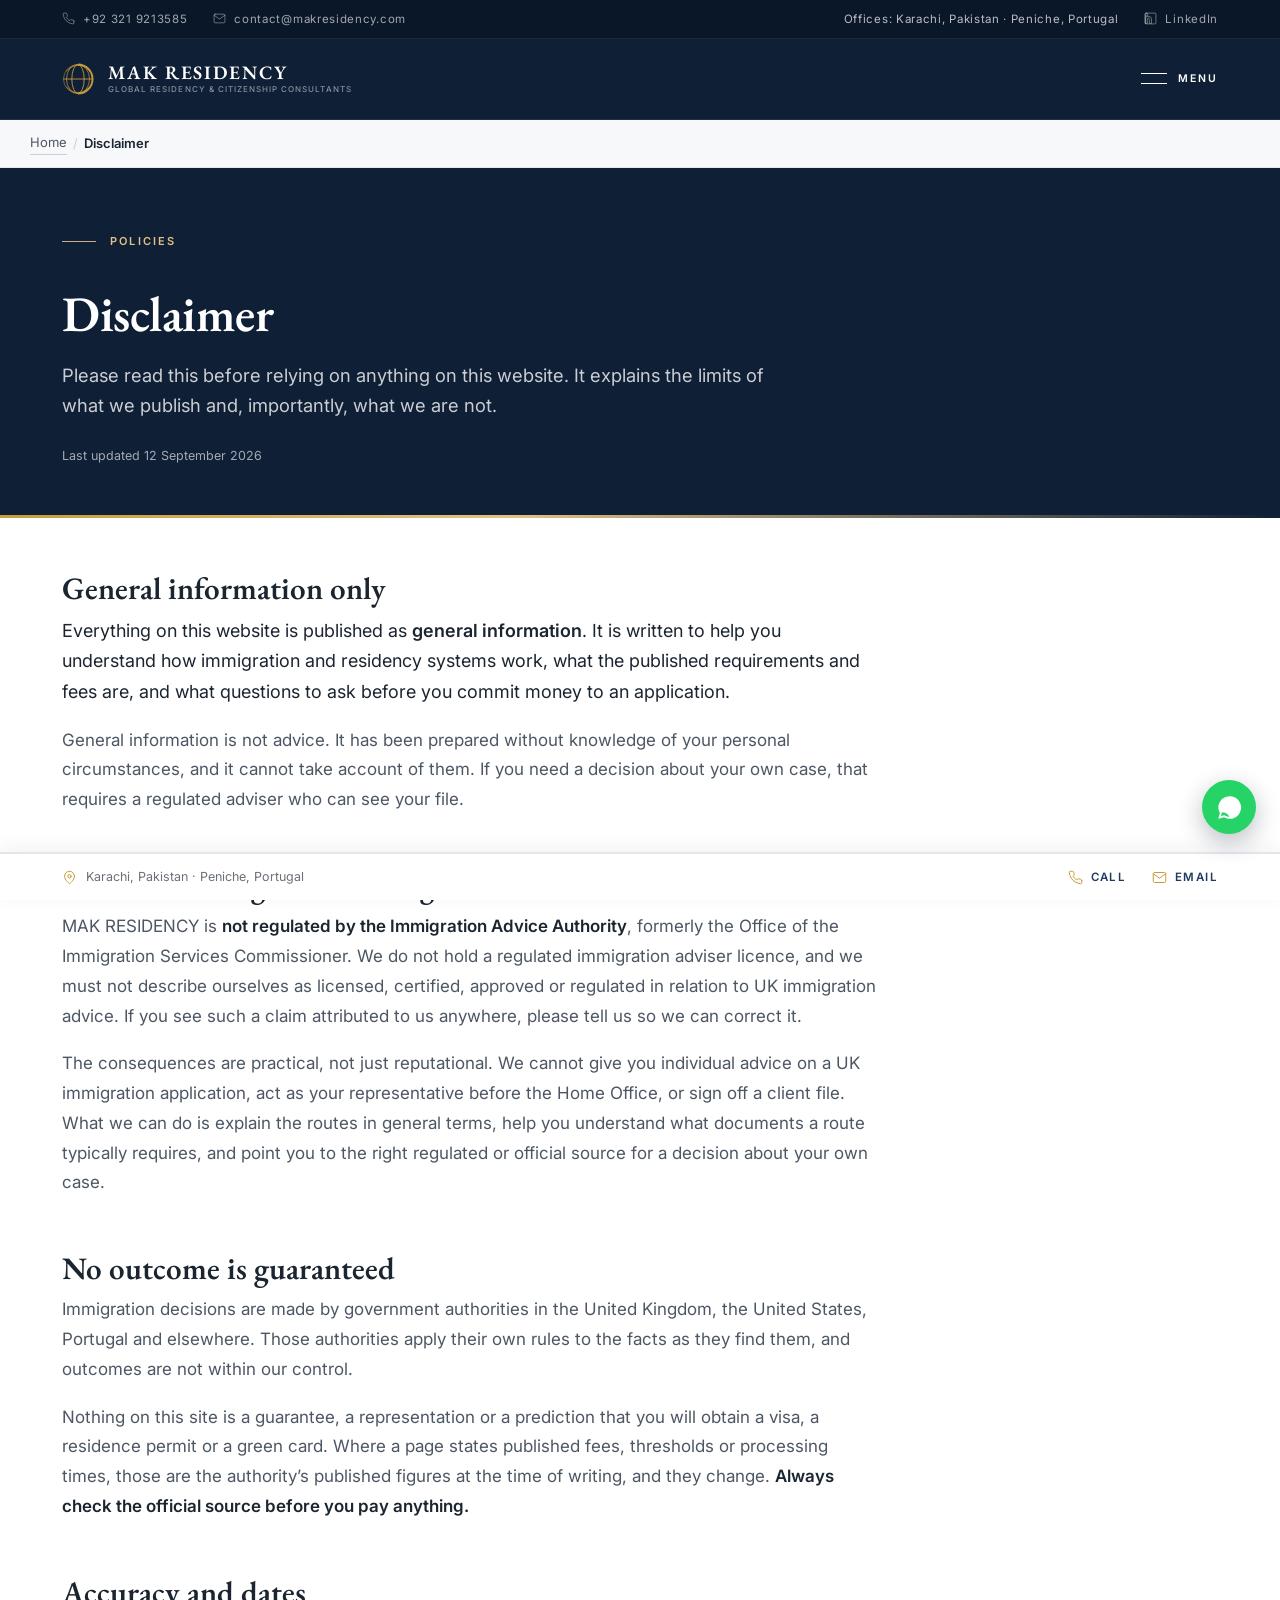
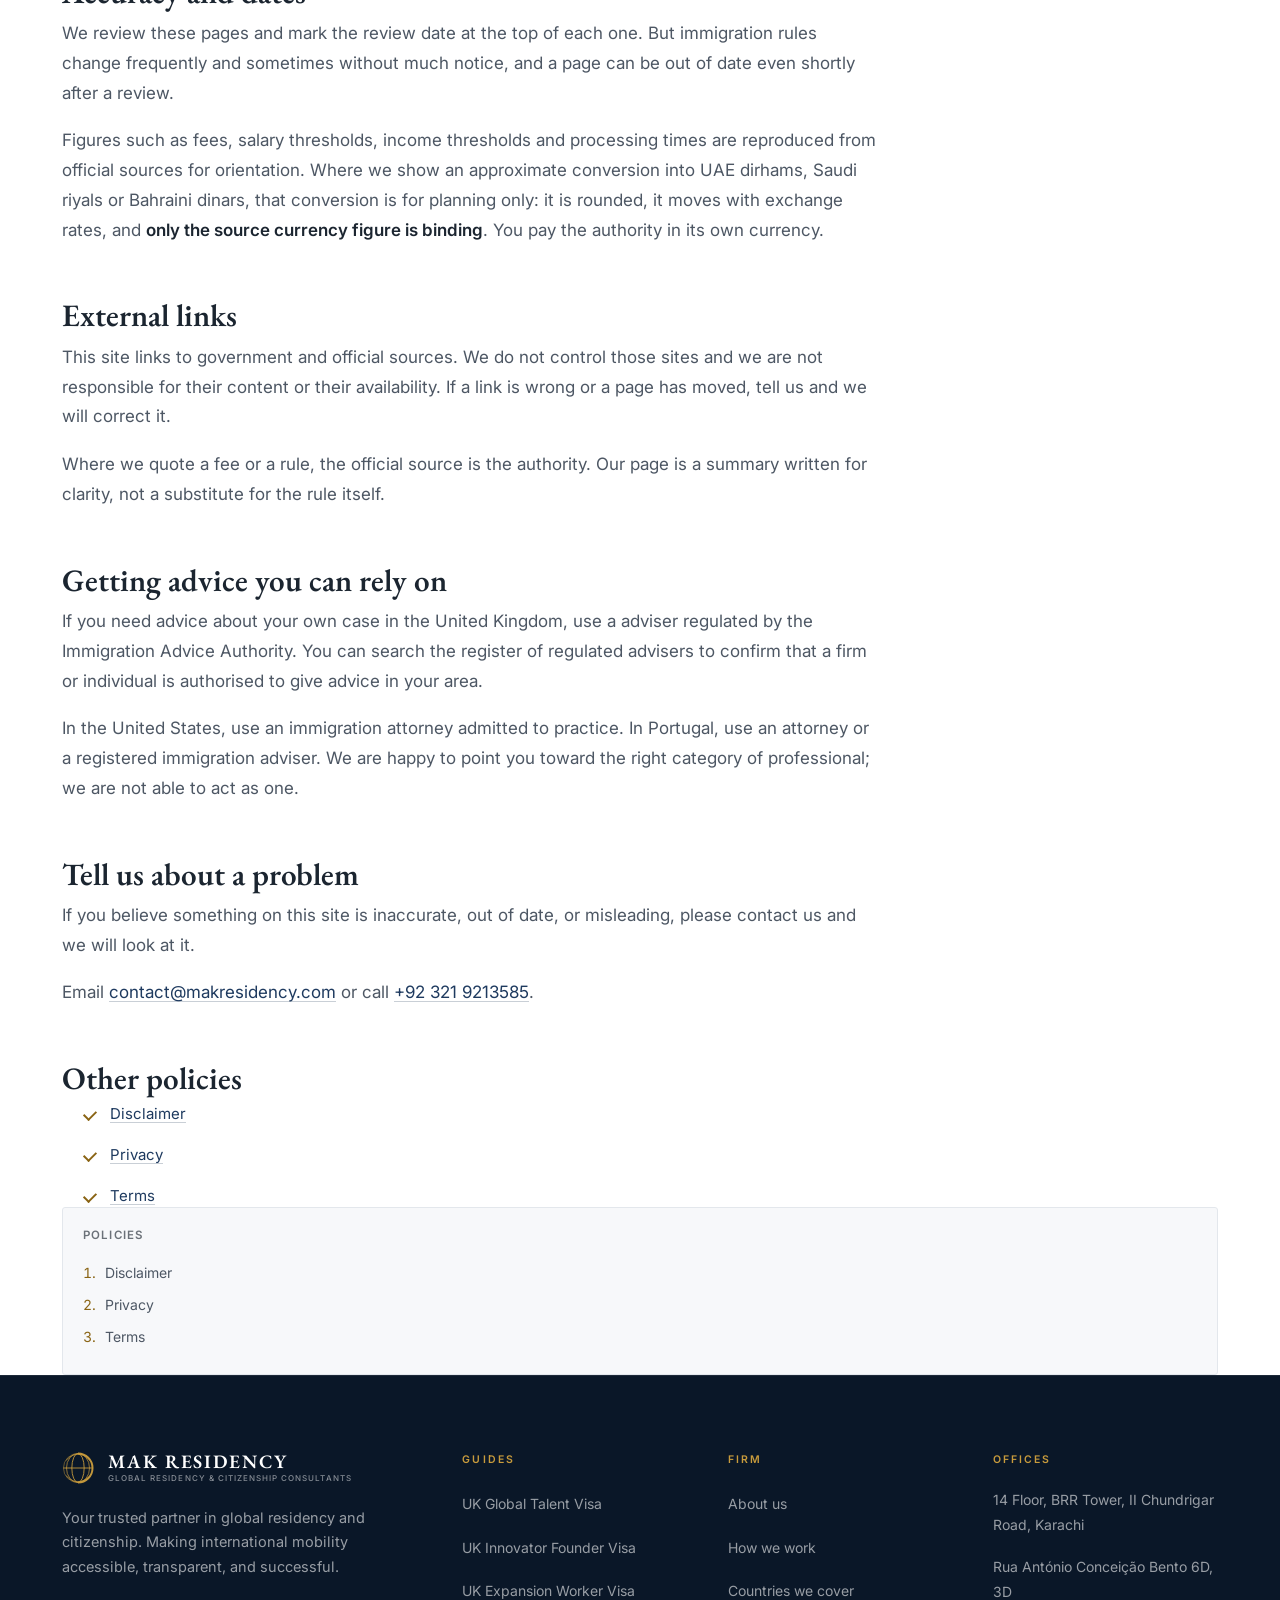
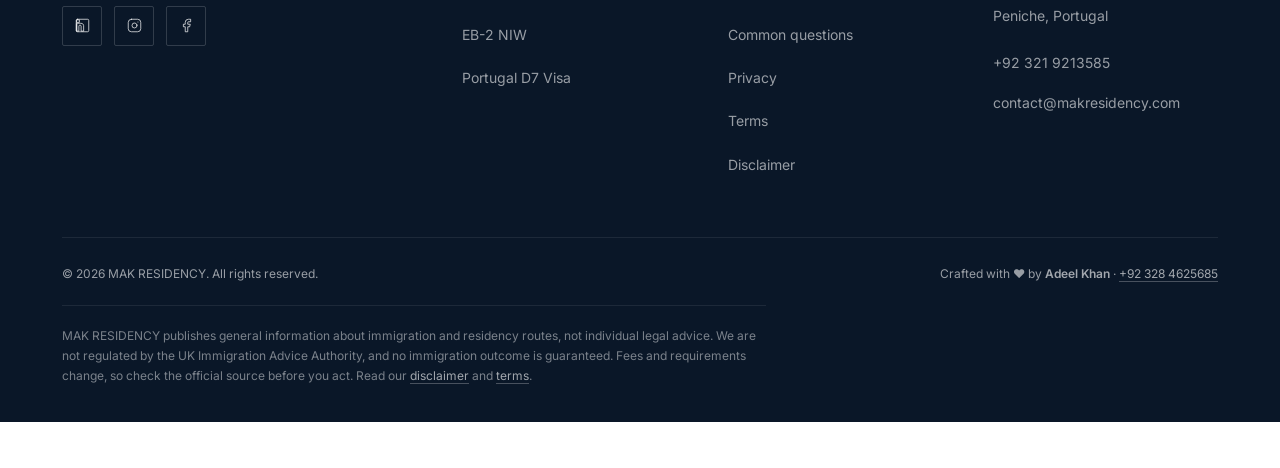
<file: disclaimer/index.html>
<!doctype html>
<html lang="en">
<head>
    <!-- Google Tag Manager -->
    <script>(function(w,d,s,l,i){w[l]=w[l]||[];w[l].push({'gtm.start':
        new Date().getTime(),event:'gtm.js'});var f=d.getElementsByTagName(s)[0],
        j=d.createElement(s),dl=l!='dataLayer'?'&l='+l:'';j.async=true;j.src=
        'https://www.googletagmanager.com/gtm.js?id='+i+dl;f.parentNode.insertBefore(j,f);
    })(window,document,'script','dataLayer','GTM-MFCZLWBB');</script>
    <!-- End Google Tag Manager -->
    <meta charset="UTF-8">
    <meta name="viewport" content="width=device-width, initial-scale=1.0">
    <meta name="robots" content="index, follow, max-image-preview:large">
    <title>Disclaimer | MAK RESIDENCY</title>
    <meta name="description" content="General immigration information only. MAK RESIDENCY is not IAA or OISC regulated, nothing here is individual legal advice, and no outcome is guaranteed.">
    <meta name="author" content="MAK RESIDENCY">
    <meta name="theme-color" content="#0f1f36">
    <link rel="canonical" href="https://makresidency.com/disclaimer/">

    <meta property="og:type" content="article">
    <meta property="og:site_name" content="MAK RESIDENCY">
    <meta property="og:locale" content="en_GB">
    <meta property="og:title" content="Disclaimer | MAK RESIDENCY">
    <meta property="og:description" content="General immigration information only. MAK RESIDENCY is not IAA or OISC regulated, nothing here is individual legal advice, and no outcome is guaranteed.">
    <meta property="og:url" content="https://makresidency.com/disclaimer/">
    <meta property="og:image" content="https://makresidency.com/assets/og-image.png">
    <meta property="og:image:width" content="1200">
    <meta property="og:image:height" content="630">
    <meta property="og:image:alt" content="MAK RESIDENCY - Global Residency &amp; Citizenship Consultants">
    <meta name="twitter:card" content="summary_large_image">
    <meta name="twitter:title" content="Disclaimer | MAK RESIDENCY">
    <meta name="twitter:description" content="General immigration information only. MAK RESIDENCY is not IAA or OISC regulated, nothing here is individual legal advice, and no outcome is guaranteed.">
    <meta name="twitter:image" content="https://makresidency.com/assets/og-image.png">

    <link rel="preconnect" href="https://fonts.googleapis.com">
    <link rel="preconnect" href="https://fonts.gstatic.com" crossorigin>
    <link rel="stylesheet" href="https://fonts.googleapis.com/css2?family=EB+Garamond:ital,wght@0,400;0,500;0,600;0,700;1,400;1,500&family=Inter:wght@300;400;500;600;700&display=swap">
    <link rel="stylesheet" href="../styles.css">
    <link rel="icon" type="image/svg+xml" href="../favicon.svg">
    <link rel="apple-touch-icon" href="../assets/apple-touch-icon.png">
    <link rel="me" href="https://www.instagram.com/Residency.mak">

    <script type="application/ld+json">{
  "@context": "https://schema.org",
  "@graph": [
    {
      "@type": [
        "Organization",
        "ProfessionalService"
      ],
      "@id": "https://makresidency.com/#organisation",
      "name": "MAK RESIDENCY",
      "alternateName": "MAK Residency Global Residency & Citizenship Consultants",
      "url": "https://makresidency.com/",
      "description": "MAK RESIDENCY is a consultancy providing expert guidance on global residency and citizenship pathways, including UK, US and Portuguese routes for business owners, skilled professionals, founders and investors.",
      "slogan": "Global Residency & Citizenship Consultants",
      "foundingDate": "2011",
      "logo": {
        "@type": "ImageObject",
        "url": "https://makresidency.com/favicon.svg"
      },
      "image": {
        "@type": "ImageObject",
        "url": "https://makresidency.com/assets/og-image.png",
        "width": 1200,
        "height": 630
      },
      "telephone": "+92-321-9213585",
      "email": "contact@makresidency.com",
      "location": [
        {
          "@type": "PostalAddress",
          "streetAddress": "14 Floor, BRR Tower, II Chundrigar Road",
          "addressLocality": "Karachi",
          "addressRegion": "Sindh",
          "addressCountry": "PK"
        },
        {
          "@type": "PostalAddress",
          "streetAddress": "Rua Antonio Conceicao Bento 6D, 3D",
          "addressLocality": "Peniche",
          "addressRegion": "Leiria",
          "postalCode": "2560-392",
          "addressCountry": "PT"
        }
      ],
      "areaServed": [
        {
          "@type": "Country",
          "name": "United Arab Emirates"
        },
        {
          "@type": "Country",
          "name": "Saudi Arabia"
        },
        {
          "@type": "Country",
          "name": "Bahrain"
        },
        {
          "@type": "Country",
          "name": "Qatar"
        },
        {
          "@type": "Country",
          "name": "Kuwait"
        },
        {
          "@type": "Country",
          "name": "Oman"
        },
        {
          "@type": "Country",
          "name": "United Kingdom"
        },
        {
          "@type": "Country",
          "name": "United States"
        },
        {
          "@type": "Country",
          "name": "Portugal"
        },
        {
          "@type": "AdministrativeArea",
          "name": "Europe"
        },
        {
          "@type": "AdministrativeArea",
          "name": "Middle East"
        },
        {
          "@type": "AdministrativeArea",
          "name": "Americas"
        }
      ],
      "knowsLanguage": [
        "en",
        "ur",
        "pa",
        "hi",
        "ar"
      ],
      "sameAs": [
        "https://www.linkedin.com/company/mak-residency/",
        "https://www.instagram.com/Residency.mak",
        "https://www.facebook.com/profile.php?id=61595228504606"
      ],
      "contactPoint": [
        {
          "@type": "ContactPoint",
          "contactType": "Enquiries",
          "telephone": "+92-321-9213585",
          "email": "contact@makresidency.com",
          "availableLanguage": [
            "en",
            "ur",
            "pa",
            "hi",
            "ar"
          ],
          "areaServed": [
            "AE",
            "SA",
            "BH",
            "QA",
            "KW",
            "OM"
          ]
        }
      ]
    },
    {
      "@type": "WebSite",
      "@id": "https://makresidency.com/#website",
      "url": "https://makresidency.com/",
      "name": "MAK RESIDENCY",
      "inLanguage": "en",
      "publisher": {
        "@id": "https://makresidency.com/#organisation"
      }
    },
    {
      "@type": "WebPage",
      "@id": "https://makresidency.com/disclaimer/#webpage",
      "url": "https://makresidency.com/disclaimer/",
      "name": "Disclaimer | MAK RESIDENCY",
      "description": "General immigration information only. MAK RESIDENCY is not IAA or OISC regulated, nothing here is individual legal advice, and no outcome is guaranteed.",
      "isPartOf": {
        "@id": "https://makresidency.com/#website"
      },
      "about": {
        "@id": "https://makresidency.com/#organisation"
      },
      "dateModified": "2026-09-12",
      "inLanguage": "en"
    },
    {
      "@type": "BreadcrumbList",
      "@id": "https://makresidency.com/#breadcrumb",
      "itemListElement": [
        {
          "@type": "ListItem",
          "position": 1,
          "name": "Home",
          "item": "https://makresidency.com../index.html"
        },
        {
          "@type": "ListItem",
          "position": 2,
          "name": "Disclaimer"
        }
      ]
    }
  ]
}</script>

    <script>document.documentElement.className += ' js';</script>
</head>
<body>
<!-- Google Tag Manager (noscript) -->
<noscript><iframe src="https://www.googletagmanager.com/ns.html?id=GTM-MFCZLWBB"
height="0" width="0" style="display:none;visibility:hidden"></iframe></noscript>
<!-- End Google Tag Manager (noscript) -->
<a class="skip-link" href="#main">Skip to content</a>

<header class="site-header" id="siteHeader">
    <div class="utility-bar">
        <div class="container utility-inner">
            <div class="utility-group">
                <a class="utility-link" href="tel:+923219213585"><svg class="icon" viewBox="0 0 24 24" aria-hidden="true" focusable="false"><path d="M22 16.92v3a2 2 0 0 1-2.18 2 19.79 19.79 0 0 1-8.63-3.07 19.5 19.5 0 0 1-6-6 19.79 19.79 0 0 1-3.07-8.67A2 2 0 0 1 4.11 2h3a2 2 0 0 1 2 1.72c.13.96.36 1.9.7 2.81a2 2 0 0 1-.45 2.11L8.09 9.91a16 16 0 0 0 6 6l1.27-1.27a2 2 0 0 1 2.11-.45c.91.34 1.85.57 2.81.7A2 2 0 0 1 22 16.92z"/></svg><span>+92 321 9213585</span></a>
                <a class="utility-link" href="mailto:contact@makresidency.com"><svg class="icon" viewBox="0 0 24 24" aria-hidden="true" focusable="false"><path d="M4 4h16c1.1 0 2 .9 2 2v12c0 1.1-.9 2-2 2H4c-1.1 0-2-.9-2-2V6c0-1.1.9-2 2-2z"/><path d="M22 6l-10 7L2 6"/></svg><span>contact@makresidency.com</span></a>
            </div>
            <div class="utility-group utility-group--end">
                <span class="utility-note">Offices: Karachi, Pakistan &middot; Peniche, Portugal</span>
                <a class="utility-link" href="https://www.linkedin.com/company/mak-residency/" target="_blank" rel="noopener noreferrer me"><svg class="icon" viewBox="0 0 24 24" aria-hidden="true" focusable="false"><rect x="3" y="3" width="4" height="4"/><line x1="3" y1="10" x2="3" y2="21"/><path d="M10 8.5c2.2 0 3.8 1.7 3.8 3.8v8.7h-4V13c0-1-.8-1.8-1.8-1.8S6.2 12 6.2 13v8h-4V8.5h4z"/><rect width="20" height="20" x="2" y="2" rx="2"/></svg><span>LinkedIn</span></a>
            </div>
        </div>
    </div>

    <div class="nav-bar">
        <div class="container nav-inner">
            <a class="brand" href="../index.html" aria-label="MAK RESIDENCY home">
                <span class="brand-mark" aria-hidden="true">
                        <svg viewBox="0 0 40 40" focusable="false">
                            <circle cx="20" cy="20" r="18.2" fill="none" stroke="currentColor" stroke-width="1.1" opacity=".55"/>
                            <ellipse cx="20" cy="20" rx="7.7" ry="18.2" fill="none" stroke="currentColor" stroke-width="1.1"/>
                            <ellipse cx="20" cy="20" rx="14.4" ry="18.2" fill="none" stroke="currentColor" stroke-width="1.1" opacity=".8"/>
                            <path d="M1.8 20h36.4" stroke="currentColor" stroke-width="1.1"/>
                            <path d="M5.2 10.6a18.2 18.2 0 0 1 29.6 0" fill="none" stroke="currentColor" stroke-width="1.1" opacity=".8"/>
                            <path d="M5.2 29.4a18.2 18.2 0 0 0 29.6 0" fill="none" stroke="currentColor" stroke-width="1.1" opacity=".8"/>
                            <path d="M20 1.8A18.2 18.2 0 0 1 20 38.2" fill="none" stroke="currentColor" stroke-width="2.4" opacity=".95"/>
                        </svg>
                    </span>
                <span class="brand-text">
                        <span class="brand-name">MAK RESIDENCY</span>
                        <span class="brand-sub">Global Residency &amp; Citizenship Consultants</span>
                    </span>
            </a>

            <nav class="primary-nav" id="primaryNav" aria-label="Primary">
                <ul class="nav-list">
                    <li><a href="../index.html#business-migration">Business Migration</a></li>
                    <li><a href="../index.html#skilled-immigration">Skilled Immigration</a></li>
                    <li><a href="../index.html#other-programs">Other Programs</a></li>
                    <li><a href="../index.html#countries">Countries</a></li>
                    <li><a href="../index.html#why-us">Why Us</a></li>
                    <li><a href="../index.html#contact" class="nav-cta">Contact</a></li>
                </ul>
            </nav>

            <button class="nav-toggle" id="navToggle" type="button" aria-expanded="false" aria-controls="primaryNav">
                <span class="nav-toggle-box" aria-hidden="true"><i></i><i></i></span>
                <span class="nav-toggle-text">Menu</span>
            </button>
        </div>
    </div>
</header>
<nav class="breadcrumbs" aria-label="Breadcrumb">
    <div class="container breadcrumbs-inner">
        <ol>
            <li><a href="../index.html">Home</a></li>
            <li><span aria-current="page">Disclaimer</span></li>
        </ol>
    </div>
</nav>

<main id="main">
    <section class="page-hero page-hero--compact">
        <div class="container">
            <p class="eyebrow"><span class="eyebrow-rule" aria-hidden="true"></span>Policies</p>
            <h1 class="page-title">Disclaimer</h1>
            <p class="page-lede">Please read this before relying on anything on this website. It explains the limits of what we publish and, importantly, what we are not.</p>
            <div class="page-meta">
                <span>Last updated 12 September 2026</span>
            </div>
        </div>
    </section>

    <div class="container legal-layout">
        <article class="prose">
<h2 id="general-information">General information only</h2>
<p>Everything on this website is published as <strong>general information</strong>. It is written to help you understand how immigration and residency systems work, what the published requirements and fees are, and what questions to ask before you commit money to an application.</p>
<p>General information is not advice. It has been prepared without knowledge of your personal circumstances, and it cannot take account of them. If you need a decision about your own case, that requires a regulated adviser who can see your file.</p>

<h2 id="not-regulated">We are not a regulated immigration adviser</h2>
<p>MAK RESIDENCY is <strong>not regulated by the Immigration Advice Authority</strong>, formerly the Office of the Immigration Services Commissioner. We do not hold a regulated immigration adviser licence, and we must not describe ourselves as licensed, certified, approved or regulated in relation to UK immigration advice. If you see such a claim attributed to us anywhere, please tell us so we can correct it.</p>
<p>The consequences are practical, not just reputational. We cannot give you individual advice on a UK immigration application, act as your representative before the Home Office, or sign off a client file. What we can do is explain the routes in general terms, help you understand what documents a route typically requires, and point you to the right regulated or official source for a decision about your own case.</p>

<h2 id="no-outcome">No outcome is guaranteed</h2>
<p>Immigration decisions are made by government authorities in the United Kingdom, the United States, Portugal and elsewhere. Those authorities apply their own rules to the facts as they find them, and outcomes are not within our control.</p>
<p>Nothing on this site is a guarantee, a representation or a prediction that you will obtain a visa, a residence permit or a green card. Where a page states published fees, thresholds or processing times, those are the authority&rsquo;s published figures at the time of writing, and they change. <strong>Always check the official source before you pay anything.</strong></p>

<h2 id="accuracy">Accuracy and dates</h2>
<p>We review these pages and mark the review date at the top of each one. But immigration rules change frequently and sometimes without much notice, and a page can be out of date even shortly after a review.</p>
<p>Figures such as fees, salary thresholds, income thresholds and processing times are reproduced from official sources for orientation. Where we show an approximate conversion into UAE dirhams, Saudi riyals or Bahraini dinars, that conversion is for planning only: it is rounded, it moves with exchange rates, and <strong>only the source currency figure is binding</strong>. You pay the authority in its own currency.</p>

<h2 id="external-links">External links</h2>
<p>This site links to government and official sources. We do not control those sites and we are not responsible for their content or their availability. If a link is wrong or a page has moved, tell us and we will correct it.</p>
<p>Where we quote a fee or a rule, the official source is the authority. Our page is a summary written for clarity, not a substitute for the rule itself.</p>

<h2 id="your-advice">Getting advice you can rely on</h2>
<p>If you need advice about your own case in the United Kingdom, use a adviser regulated by the Immigration Advice Authority. You can search the register of regulated advisers to confirm that a firm or individual is authorised to give advice in your area.</p>
<p>In the United States, use an immigration attorney admitted to practice. In Portugal, use an attorney or a registered immigration adviser. We are happy to point you toward the right category of professional; we are not able to act as one.</p>

<h2 id="contact">Tell us about a problem</h2>
<p>If you believe something on this site is inaccurate, out of date, or misleading, please contact us and we will look at it.</p>
<p>Email <a href="mailto:contact@makresidency.com">contact@makresidency.com</a> or call <a href="tel:+923219213585">+92 321 9213585</a>.</p>

<h2 id="more-policies">Other policies</h2>
<ul class="sources">
                    <li><a href="#" aria-current="page">Disclaimer</a></li>
                    <li><a href="../privacy/">Privacy</a></li>
                    <li><a href="../terms/">Terms</a></li>
</ul>
        </article>
        <aside class="toc" aria-label="Policies">
            <h2>Policies</h2>
            <ol>
                <li><a href="../disclaimer/">Disclaimer</a></li>
                <li><a href="../privacy/">Privacy</a></li>
                <li><a href="../terms/">Terms</a></li>
            </ol>
        </aside>
    </div>
</main>

<footer class="site-footer">
    <div class="container">
        <div class="footer-grid">
            <div class="footer-brand">
                <a class="brand brand--footer" href="../index.html" aria-label="MAK RESIDENCY home">
                    <span class="brand-mark" aria-hidden="true">
                        <svg viewBox="0 0 40 40" focusable="false">
                            <circle cx="20" cy="20" r="18.2" fill="none" stroke="currentColor" stroke-width="1.1" opacity=".55"/>
                            <ellipse cx="20" cy="20" rx="7.7" ry="18.2" fill="none" stroke="currentColor" stroke-width="1.1"/>
                            <ellipse cx="20" cy="20" rx="14.4" ry="18.2" fill="none" stroke="currentColor" stroke-width="1.1" opacity=".8"/>
                            <path d="M1.8 20h36.4" stroke="currentColor" stroke-width="1.1"/>
                            <path d="M5.2 10.6a18.2 18.2 0 0 1 29.6 0" fill="none" stroke="currentColor" stroke-width="1.1" opacity=".8"/>
                            <path d="M5.2 29.4a18.2 18.2 0 0 0 29.6 0" fill="none" stroke="currentColor" stroke-width="1.1" opacity=".8"/>
                            <path d="M20 1.8A18.2 18.2 0 0 1 20 38.2" fill="none" stroke="currentColor" stroke-width="2.4" opacity=".95"/>
                        </svg>
                    </span>
                    <span class="brand-text">
                        <span class="brand-name">MAK RESIDENCY</span>
                        <span class="brand-sub">Global Residency &amp; Citizenship Consultants</span>
                    </span>
                </a>
                <p class="footer-blurb">Your trusted partner in global residency and citizenship. Making international mobility accessible, transparent, and successful.</p>
                <ul class="footer-social">
                    <li>
                        <a href="https://www.linkedin.com/company/mak-residency/" target="_blank" rel="noopener noreferrer me" aria-label="LinkedIn"><svg class="icon" viewBox="0 0 24 24" aria-hidden="true" focusable="false"><rect x="3" y="3" width="4" height="4"/><line x1="3" y1="10" x2="3" y2="21"/><path d="M10 8.5c2.2 0 3.8 1.7 3.8 3.8v8.7h-4V13c0-1-.8-1.8-1.8-1.8S6.2 12 6.2 13v8h-4V8.5h4z"/><rect width="20" height="20" x="2" y="2" rx="2"/></svg></a>
                    </li>
                    <li>
                        <a href="https://www.instagram.com/Residency.mak" target="_blank" rel="noopener noreferrer me" aria-label="Instagram"><svg class="icon" viewBox="0 0 24 24" aria-hidden="true" focusable="false"><rect x="2" y="2" width="20" height="20" rx="5"/><path d="M16 11.4A4 4 0 1 1 12.6 8a4 4 0 0 1 3.4 3.4z"/><path d="M17.5 6.5h.01"/></svg></a>
                    </li>
                    <li>
                        <a href="https://www.facebook.com/profile.php?id=61595228504606" target="_blank" rel="noopener noreferrer" aria-label="Facebook"><svg class="icon" viewBox="0 0 24 24" aria-hidden="true" focusable="false"><path d="M18 2h-3a5 5 0 0 0-5 5v3H7v4h3v8h4v-8h3l1-4h-4V7a1 1 0 0 1 1-1h3z"/></svg></a>
                    </li>
                </ul>
            </div>

            <nav class="footer-col" aria-label="Detailed guides">
                <h2 class="footer-heading">Guides</h2>
                <ul>
                    <li><a href="../uk-global-talent/">UK Global Talent Visa</a></li>
                    <li><a href="../uk-innovator-founder/">UK Innovator Founder Visa</a></li>
                    <li><a href="../uk-expansion-worker/">UK Expansion Worker Visa</a></li>
                    <li><a href="../eb-2-niw/">EB-2 NIW</a></li>
                    <li><a href="../portugal-d7-visa/">Portugal D7 Visa</a></li>
                </ul>
            </nav>

            <nav class="footer-col" aria-label="Firm">
                <h2 class="footer-heading">Firm</h2>
                <ul>
                    <li><a href="../index.html#why-us">About us</a></li>
                    <li><a href="../index.html#journey">How we work</a></li>
                    <li><a href="../index.html#countries">Countries we cover</a></li>
                    <li><a href="../index.html#faq">Common questions</a></li>
                    <li><a href="../privacy/">Privacy</a></li>
                    <li><a href="../terms/">Terms</a></li>
                    <li><a href="../disclaimer/">Disclaimer</a></li>
                </ul>
            </nav>

            <div class="footer-col">
                <h2 class="footer-heading">Offices</h2>
                <address class="footer-address">
                    14 Floor, BRR Tower, II Chundrigar Road, Karachi
                </address>
                <address class="footer-address">
                    Rua Ant&oacute;nio Concei&ccedil;&atilde;o Bento 6D, 3D<br>
                    Peniche, Portugal
                </address>
                <ul class="footer-contact">
                    <li><a href="tel:+923219213585">+92 321 9213585</a></li>
                    <li><a href="mailto:contact@makresidency.com">contact@makresidency.com</a></li>
                </ul>
            </div>
        </div>

        <div class="footer-bottom">
            <p class="copyright">&copy; 2026 MAK RESIDENCY. All rights reserved.</p>
                <p class="footer-credit">Crafted with <span aria-hidden="true">&#10084;</span> by <strong>Adeel Khan</strong> &middot; <a href="tel:+923284625685">+92 328 4625685</a></p>
        </div>

        <p class="footer-legal">MAK RESIDENCY publishes general information about immigration and residency routes, not individual legal advice. We are not regulated by the UK Immigration Advice Authority, and no immigration outcome is guaranteed. Fees and requirements change, so check the official source before you act. Read our <a href="../disclaimer/">disclaimer</a> and <a href="../terms/">terms</a>.</p>
    </div>
</footer>

<!-- ========================= Floating actions ========================= -->
<a class="whatsapp-float" href="https://wa.me/923219213585" target="_blank" rel="noopener noreferrer" aria-label="Chat with us on WhatsApp">
    <svg viewBox="0 0 24 24" aria-hidden="true" focusable="false"><path d="M17.5 14.4c-.3-.1-1.8-.9-2-1-.3-.1-.5-.1-.7.1-.2.3-.8 1-.9 1.2-.2.2-.3.2-.6.1-.3-.2-1.3-.5-2.4-1.5-.9-.8-1.5-1.8-1.7-2.1-.2-.3 0-.4.1-.6l.5-.5c.1-.2.2-.3.3-.5 0-.2 0-.4-.1-.5l-1-2.3c-.2-.6-.5-.5-.7-.5h-.6c-.2 0-.5.1-.8.4-.3.3-1 1-1 2.5s1.1 2.9 1.2 3.1c.2.2 2.1 3.2 5.1 4.5.7.3 1.3.5 1.7.6.7.2 1.4.2 1.9.1.6-.1 1.8-.7 2-1.4.2-.7.2-1.3.2-1.4-.1-.2-.3-.3-.5-.4zM12 2a10 10 0 0 0-8.6 15L2 22l5.2-1.4A10 10 0 1 0 12 2zm0 18.2a8.2 8.2 0 0 1-4.2-1.2l-.3-.2-3.1.8.8-3-.2-.3a8.2 8.2 0 0 1 7 3.9z"/></svg>
</a>

<div class="dock" id="dock">
    <div class="dock-panel" id="dockPanel">
        <div class="container dock-panel-inner">
            <p class="dock-panel-label">Our offices</p>
            <div class="dock-panel-office">
                <address class="dock-panel-address">14 Floor, BRR Tower, II Chundrigar Road, Karachi</address>
                <a class="dock-panel-map" href="https://maps.google.com/?q=14+Floor+BRR+Tower+II+Chundrigar+Road+Karachi" target="_blank" rel="noopener noreferrer">View on map</a>
            </div>
            <div class="dock-panel-office">
                <address class="dock-panel-address">Rua Ant&oacute;nio Concei&ccedil;&atilde;o Bento 6D, 3D, Peniche, Portugal</address>
                <a class="dock-panel-map" href="https://maps.google.com/?q=Rua+Ant%C3%B3nio+Concei%C3%A7%C3%A3o+Bento+6D+Peniche+Portugal" target="_blank" rel="noopener noreferrer">View on map</a>
            </div>
        </div>
    </div>
    <div class="dock-bar">
        <div class="container dock-inner">
            <span class="dock-office"><svg class="icon" viewBox="0 0 24 24" aria-hidden="true" focusable="false"><path d="M20 10c0 6-8 12-8 12S4 16 4 10a8 8 0 0 1 16 0z"/><circle cx="12" cy="10" r="2.6"/></svg><span>Karachi, Pakistan &middot; Peniche, Portugal</span></span>
            <span class="dock-actions">
                <a class="dock-link" href="tel:+923219213585"><svg class="icon" viewBox="0 0 24 24" aria-hidden="true" focusable="false"><path d="M22 16.92v3a2 2 0 0 1-2.18 2 19.79 19.79 0 0 1-8.63-3.07 19.5 19.5 0 0 1-6-6 19.79 19.79 0 0 1-3.07-8.67A2 2 0 0 1 4.11 2h3a2 2 0 0 1 2 1.72c.13.96.36 1.9.7 2.81a2 2 0 0 1-.45 2.11L8.09 9.91a16 16 0 0 0 6 6l1.27-1.27a2 2 0 0 1 2.11-.45c.91.34 1.85.57 2.81.7A2 2 0 0 1 22 16.92z"/></svg><span>Call</span></a>
                <a class="dock-link" href="mailto:contact@makresidency.com"><svg class="icon" viewBox="0 0 24 24" aria-hidden="true" focusable="false"><path d="M4 4h16c1.1 0 2 .9 2 2v12c0 1.1-.9 2-2 2H4c-1.1 0-2-.9-2-2V6c0-1.1.9-2 2-2z"/><path d="M22 6l-10 7L2 6"/></svg><span>Email</span></a>
                <button class="dock-toggle" id="dockToggle" type="button" aria-expanded="false" aria-controls="dockPanel"><svg class="icon" viewBox="0 0 24 24" aria-hidden="true" focusable="false"><path d="M20 10c0 6-8 12-8 12S4 16 4 10a8 8 0 0 1 16 0z"/><circle cx="12" cy="10" r="2.6"/></svg><span>Office</span></button>
            </span>
        </div>
    </div>
</div>

<script src="../script.js"></script>
</body>
</html>
</file>
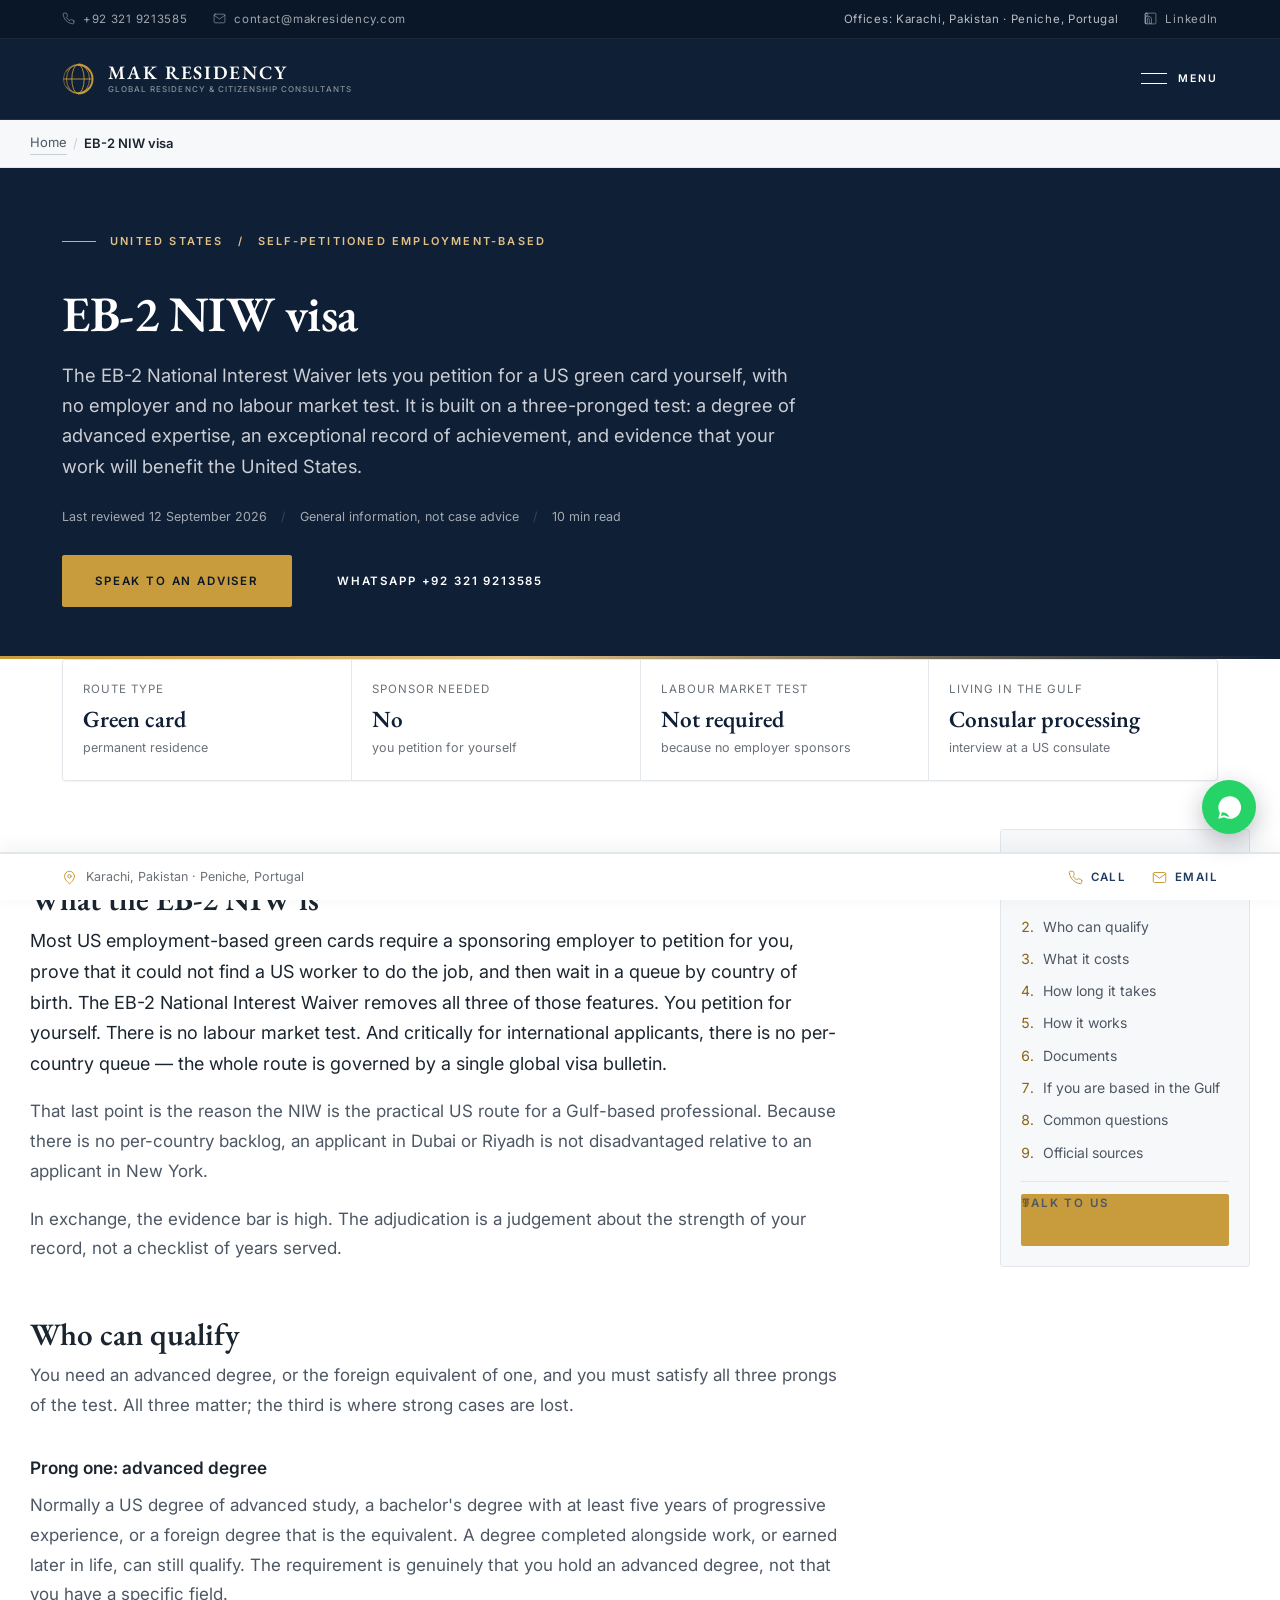
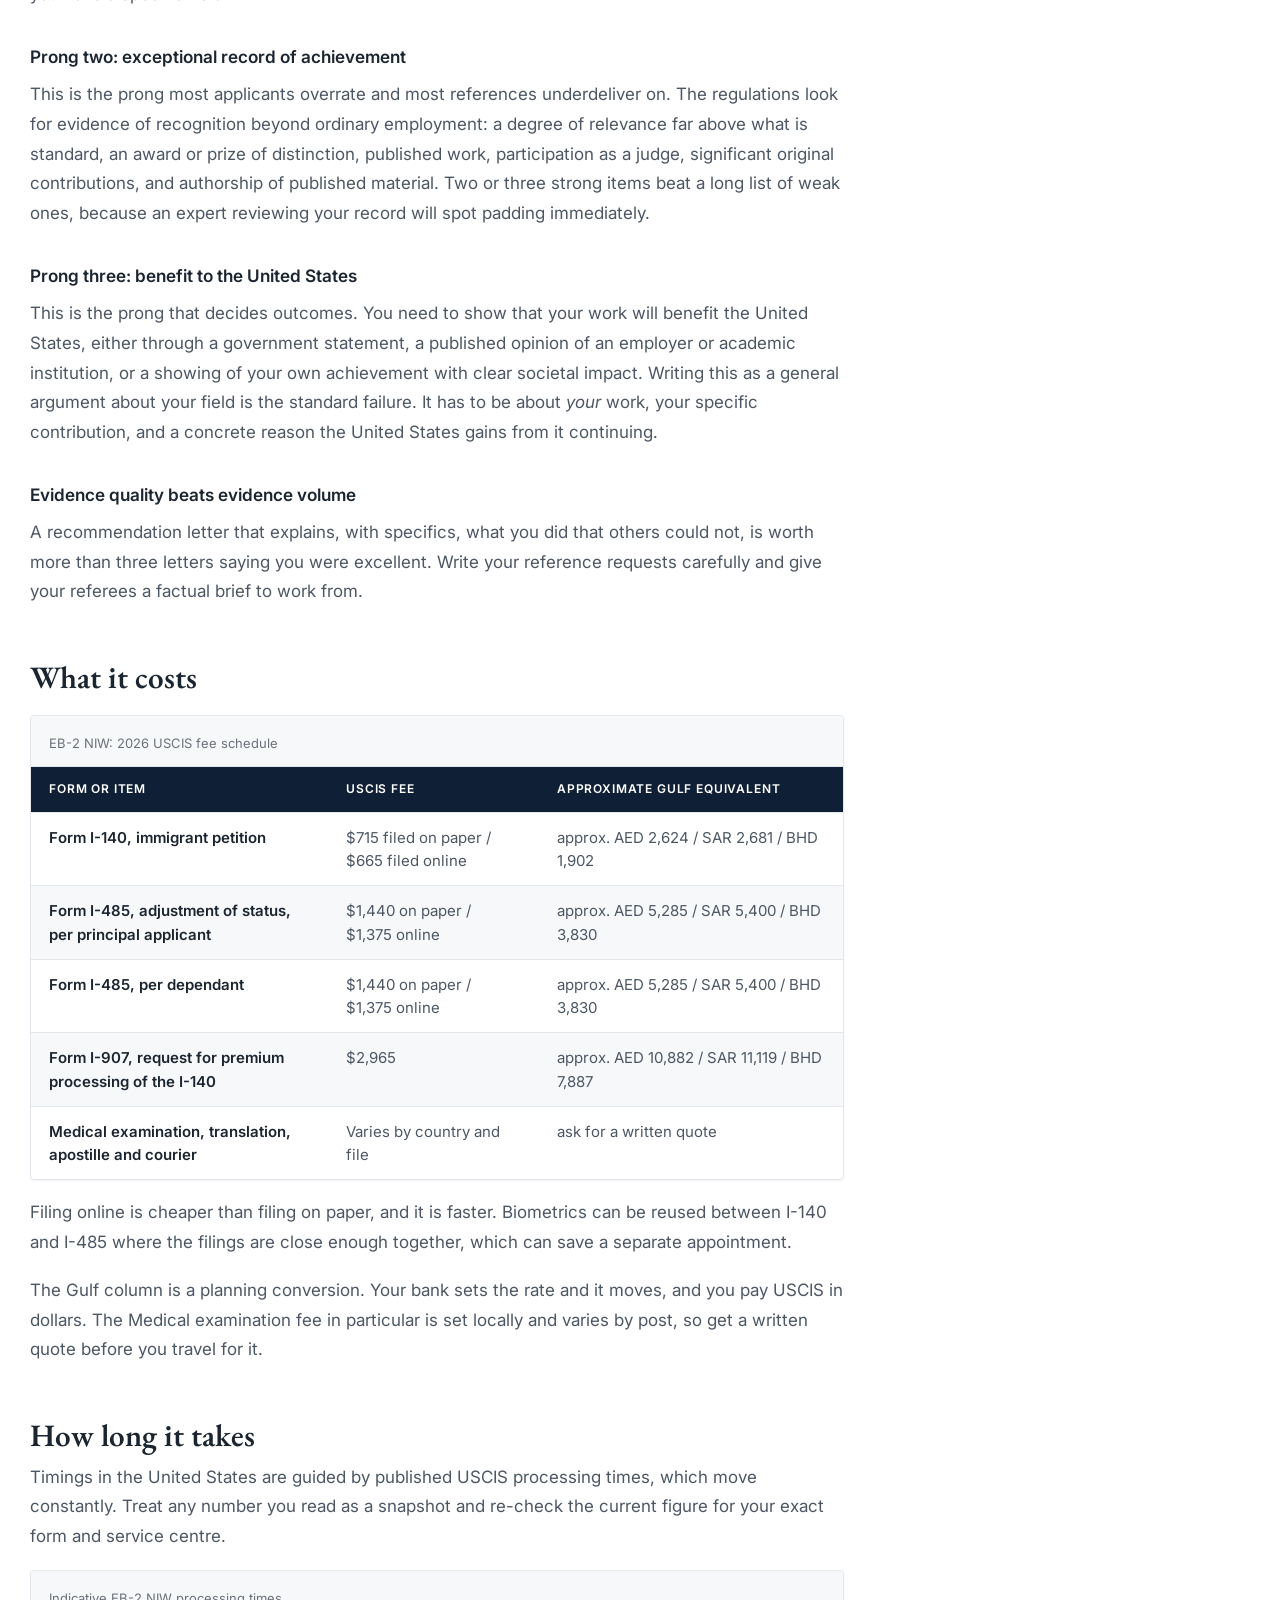
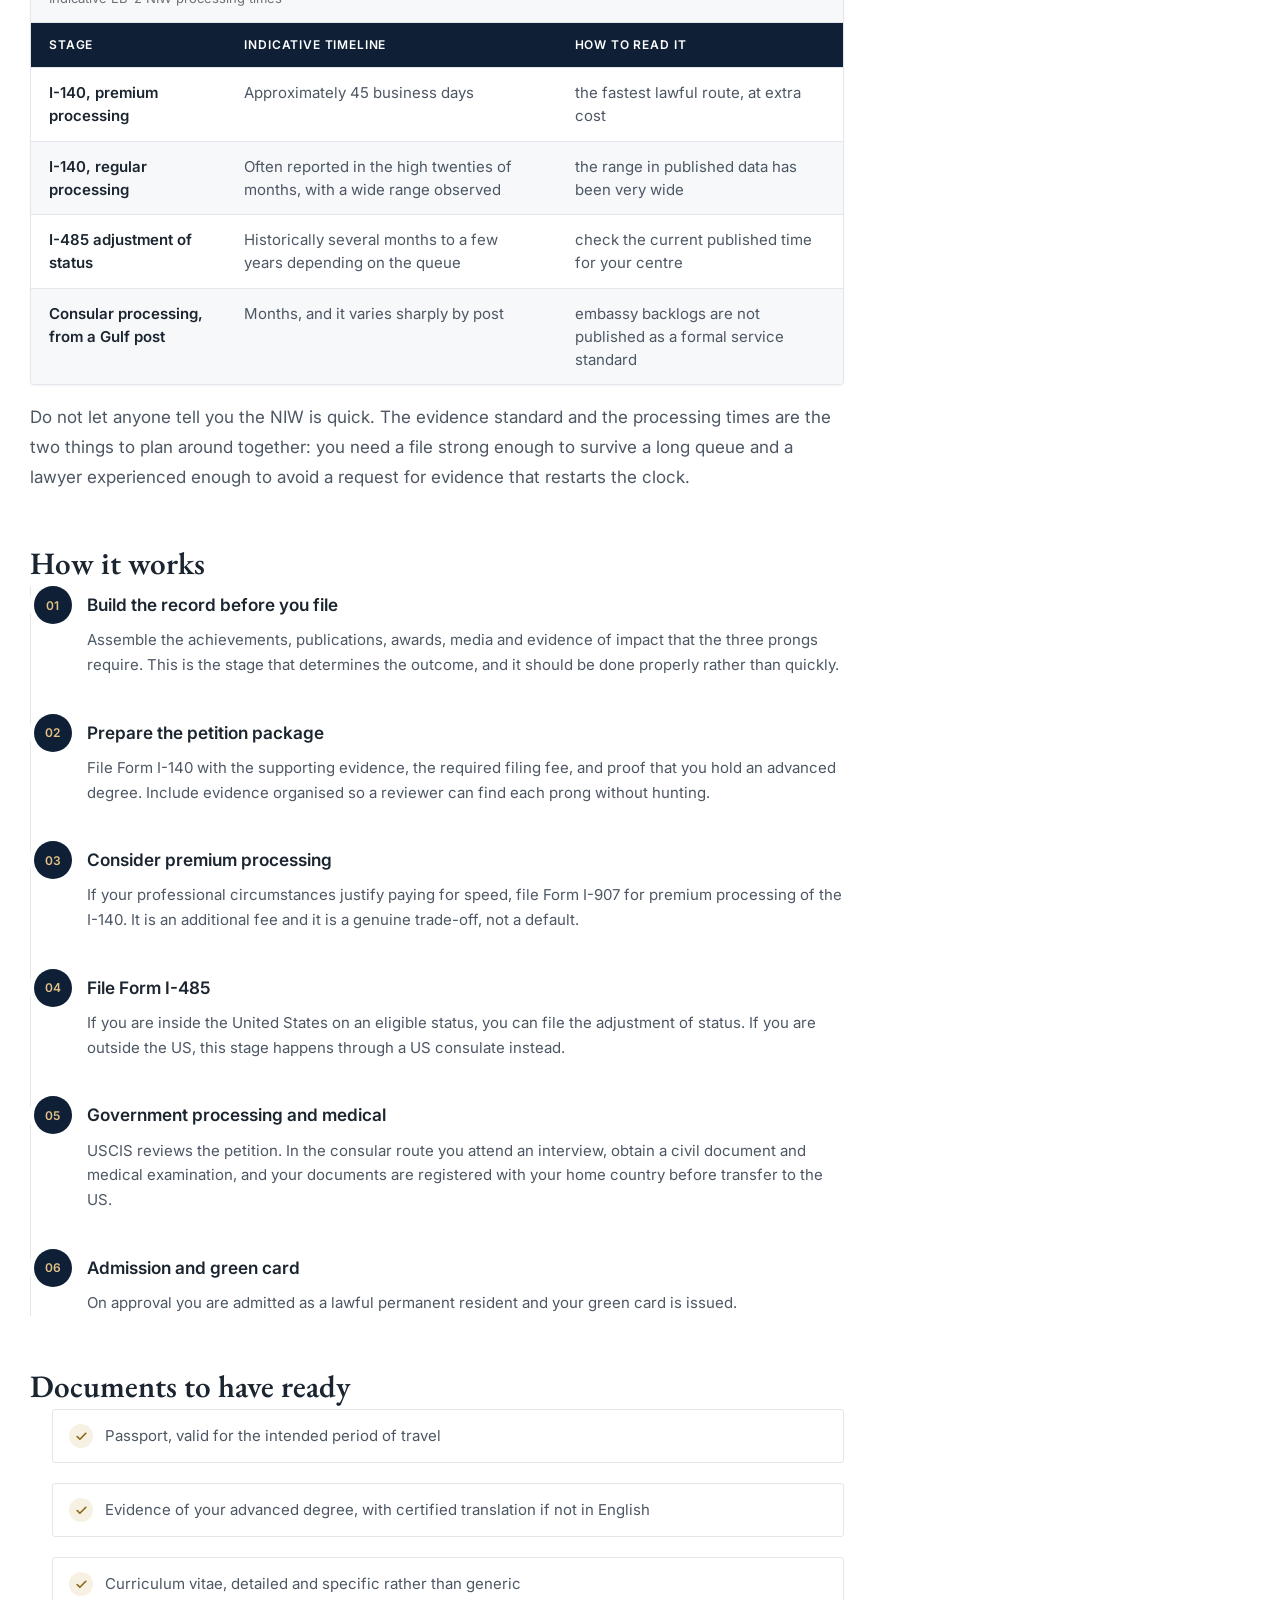
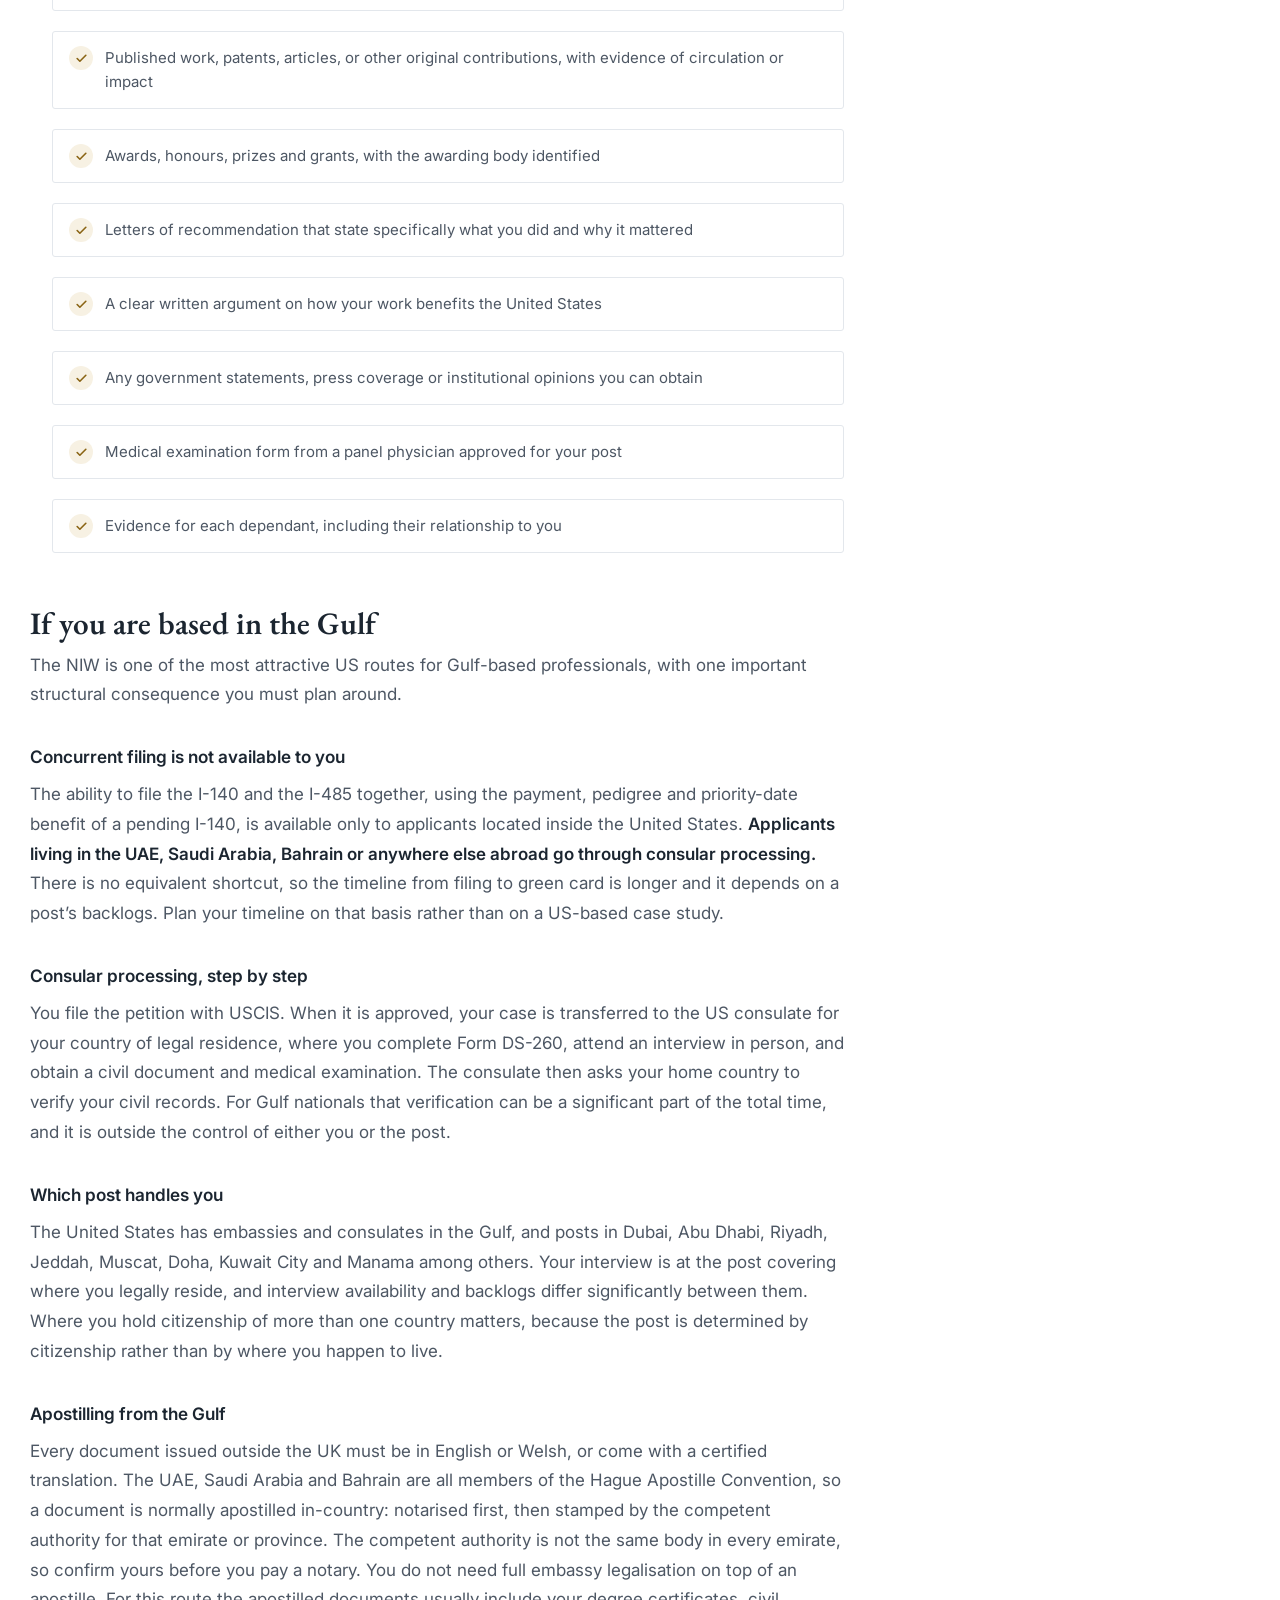
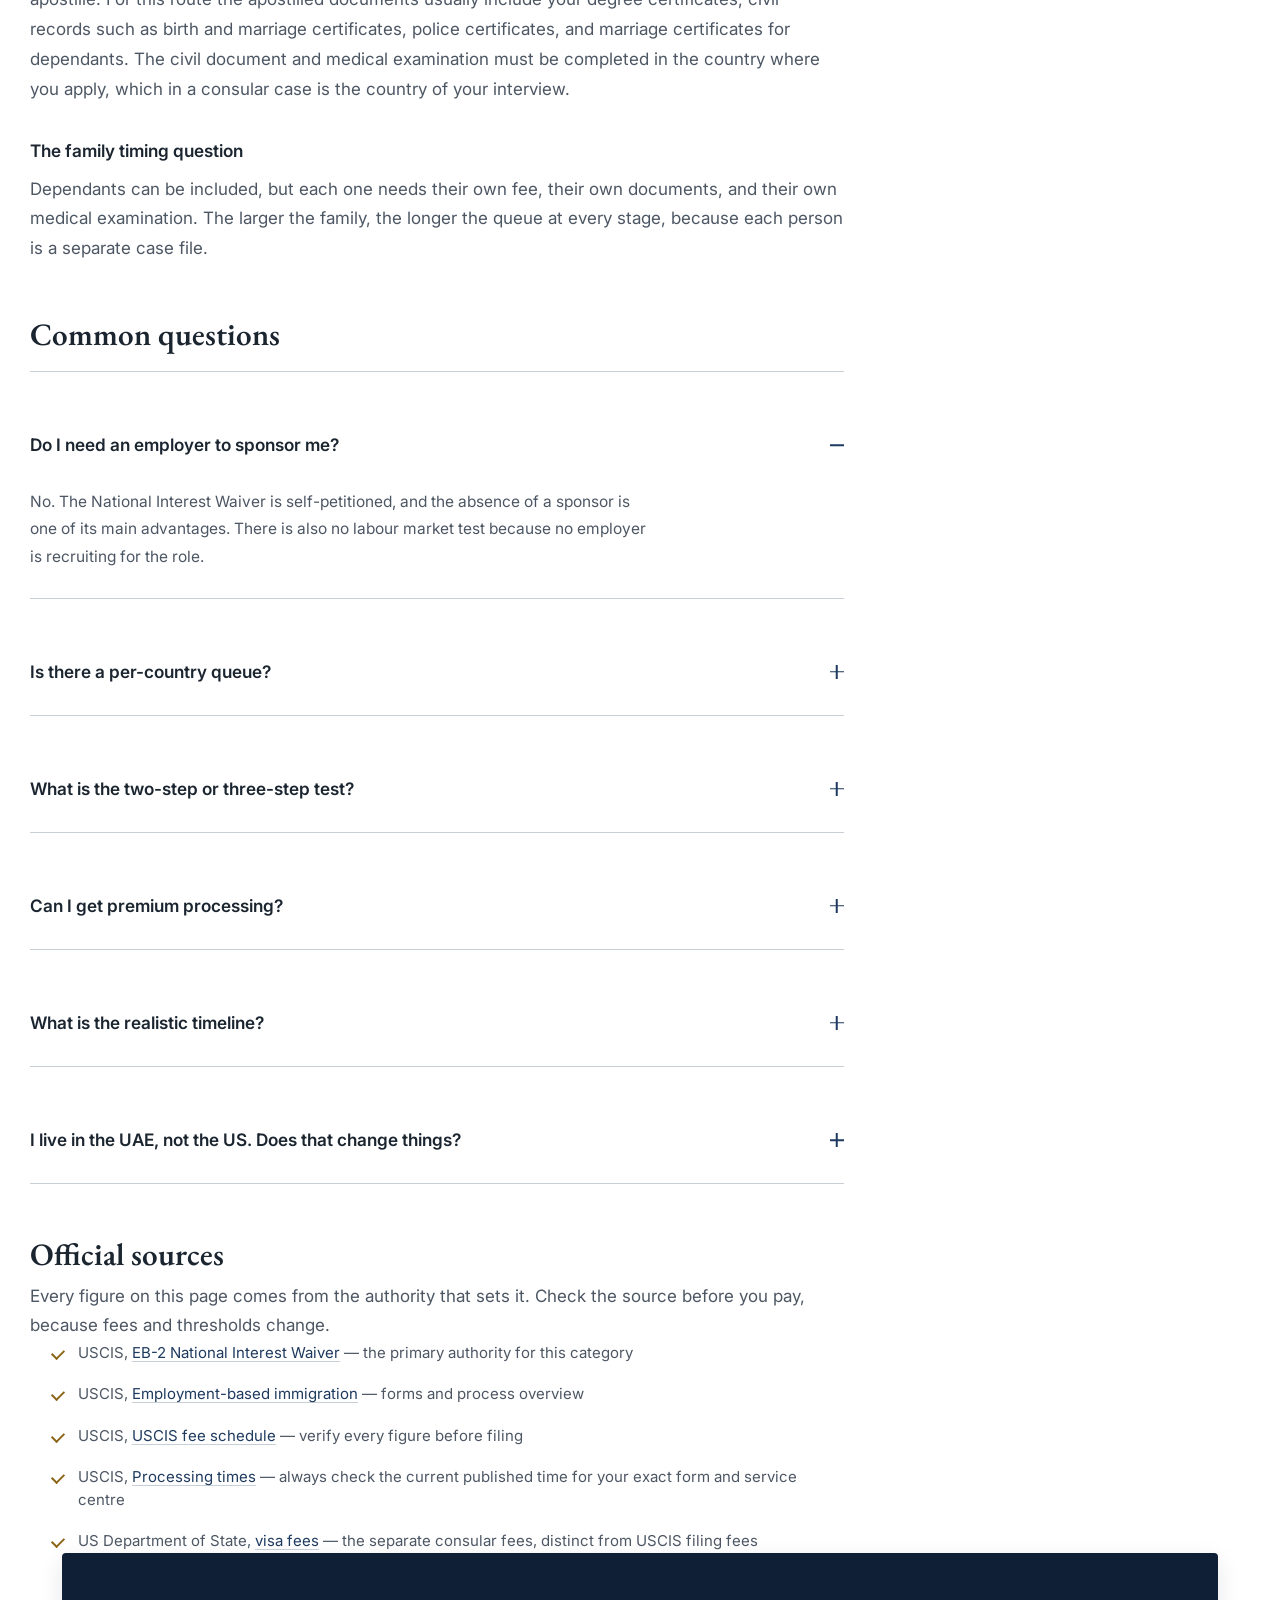
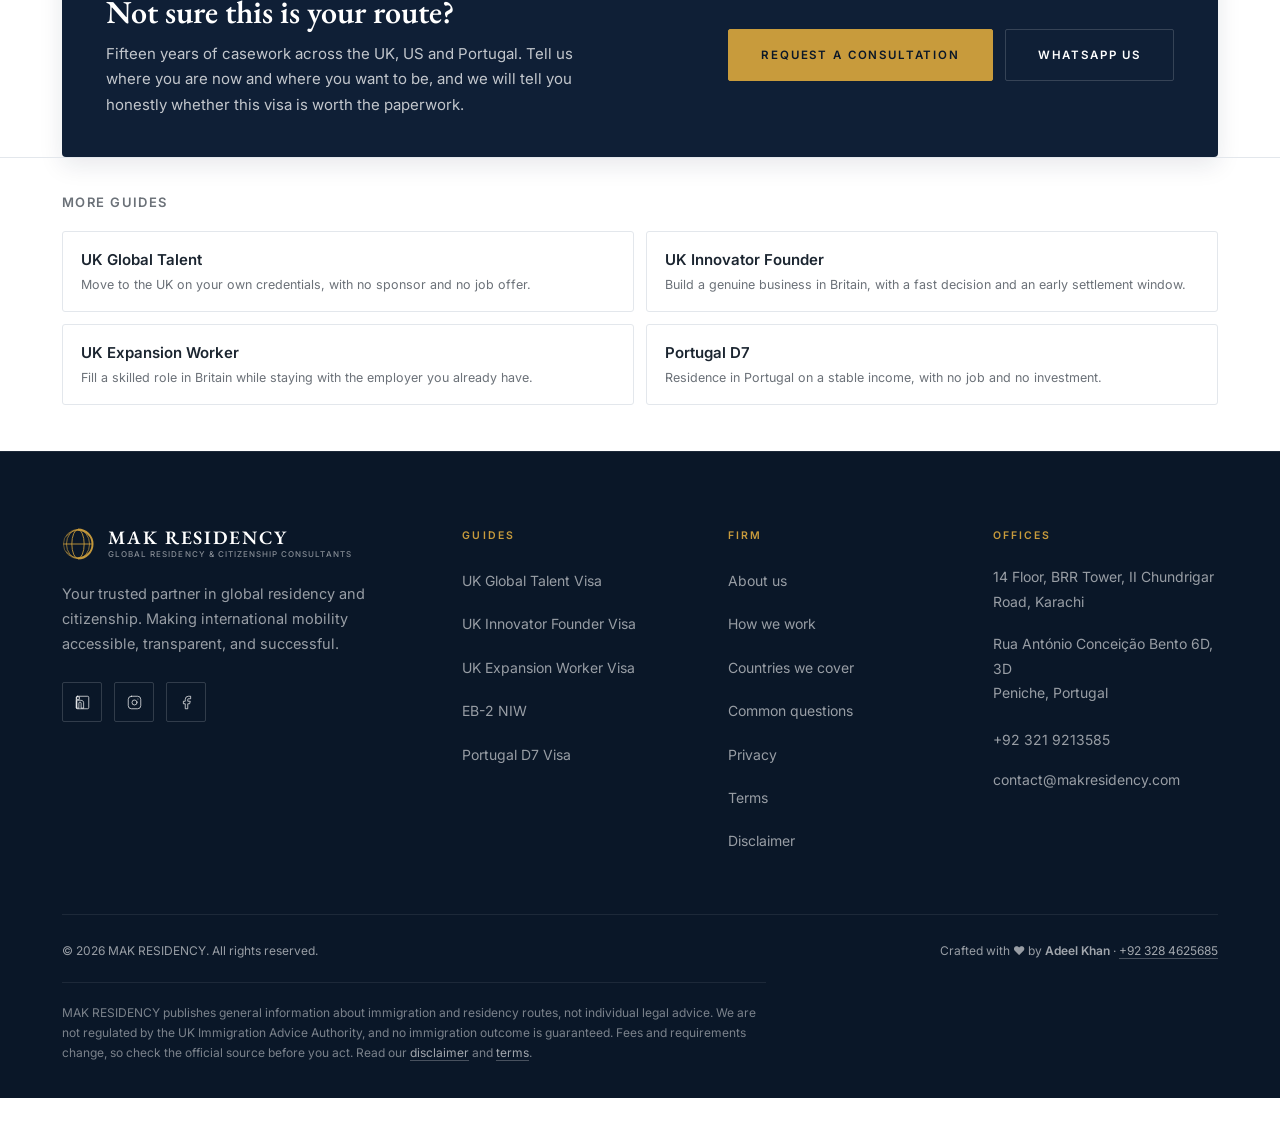
<file: eb-2-niw/index.html>
<!doctype html>
<html lang="en">
<head>
    <!-- Google Tag Manager -->
    <script>(function(w,d,s,l,i){w[l]=w[l]||[];w[l].push({'gtm.start':
        new Date().getTime(),event:'gtm.js'});var f=d.getElementsByTagName(s)[0],
        j=d.createElement(s),dl=l!='dataLayer'?'&l='+l:'';j.async=true;j.src=
        'https://www.googletagmanager.com/gtm.js?id='+i+dl;f.parentNode.insertBefore(j,f);
    })(window,document,'script','dataLayer','GTM-MFCZLWBB');</script>
    <!-- End Google Tag Manager -->
    <meta charset="UTF-8">
    <meta name="viewport" content="width=device-width, initial-scale=1.0">
    <meta name="robots" content="index, follow, max-image-preview:large, max-snippet:-1">
    <title>EB-2 NIW visa: evidence, fees &amp; timing | MAK RESIDENCY</title>
    <meta name="description" content="MAK RESIDENCY - Global Residency &amp; Citizenship Consultants. Expert guidance on UK, US and Portuguese residency and citizenship routes.">
    <meta name="author" content="MAK RESIDENCY">
    <meta name="theme-color" content="#0f1f36">
    <link rel="canonical" href="https://makresidency.com/eb-2-niw/">

    <meta property="og:type" content="article">
    <meta property="og:site_name" content="MAK RESIDENCY">
    <meta property="og:locale" content="en_GB">
    <meta property="og:title" content="EB-2 NIW visa: evidence, fees &amp; timing | MAK RESIDENCY">
    <meta property="og:description" content="EB-2 NIW guide: the three-pronged test, 2026 USCIS fees with Gulf conversions, processing times, and consular processing from the Gulf.">
    <meta property="og:url" content="https://makresidency.com/eb-2-niw/">
    <meta property="og:image" content="https://makresidency.com/assets/og-image.png">
    <meta property="og:image:width" content="1200">
    <meta property="og:image:height" content="630">
    <meta property="og:image:alt" content="MAK RESIDENCY - Global Residency &amp; Citizenship Consultants">
    <meta name="twitter:card" content="summary_large_image">
    <meta name="twitter:title" content="EB-2 NIW visa: evidence, fees &amp; timing | MAK RESIDENCY">
    <meta name="twitter:description" content="EB-2 NIW guide: the three-pronged test, 2026 USCIS fees with Gulf conversions, processing times, and consular processing from the Gulf.">
    <meta name="twitter:image" content="https://makresidency.com/assets/og-image.png">
    <meta name="twitter:image:alt" content="MAK RESIDENCY - Global Residency &amp; Citizenship Consultants">

    <link rel="preconnect" href="https://fonts.googleapis.com">
    <link rel="preconnect" href="https://fonts.gstatic.com" crossorigin>
    <link rel="stylesheet" href="https://fonts.googleapis.com/css2?family=EB+Garamond:ital,wght@0,400;0,500;0,600;0,700;1,400;1,500&family=Inter:wght@300;400;500;600;700&display=swap">
    <link rel="stylesheet" href="../styles.css">
    <link rel="icon" type="image/svg+xml" href="../favicon.svg">
    <link rel="apple-touch-icon" href="../assets/apple-touch-icon.png">
    <link rel="me" href="https://www.linkedin.com/company/mak-residency/">
    <link rel="me" href="https://www.instagram.com/Residency.mak">

    <script type="application/ld+json">{
  "@context": "https://schema.org",
  "@graph": [
    {
      "@type": [
        "Organization",
        "ProfessionalService"
      ],
      "@id": "https://makresidency.com/#organisation",
      "name": "MAK RESIDENCY",
      "alternateName": "MAK Residency Global Residency & Citizenship Consultants",
      "url": "https://makresidency.com/",
      "description": "MAK RESIDENCY is a consultancy providing expert guidance on global residency and citizenship pathways, including UK, US and Portuguese routes for business owners, skilled professionals, founders and investors.",
      "slogan": "Global Residency & Citizenship Consultants",
      "foundingDate": "2011",
      "logo": {
        "@type": "ImageObject",
        "url": "https://makresidency.com/favicon.svg"
      },
      "image": {
        "@type": "ImageObject",
        "url": "https://makresidency.com/assets/og-image.png",
        "width": 1200,
        "height": 630
      },
      "telephone": "+92-321-9213585",
      "email": "contact@makresidency.com",
      "location": [
        {
          "@type": "PostalAddress",
          "streetAddress": "14 Floor, BRR Tower, II Chundrigar Road",
          "addressLocality": "Karachi",
          "addressRegion": "Sindh",
          "addressCountry": "PK"
        },
        {
          "@type": "PostalAddress",
          "streetAddress": "Rua Antonio Conceicao Bento 6D, 3D",
          "addressLocality": "Peniche",
          "addressRegion": "Leiria",
          "postalCode": "2560-392",
          "addressCountry": "PT"
        }
      ],
      "areaServed": [
        {
          "@type": "Country",
          "name": "United Arab Emirates"
        },
        {
          "@type": "Country",
          "name": "Saudi Arabia"
        },
        {
          "@type": "Country",
          "name": "Bahrain"
        },
        {
          "@type": "Country",
          "name": "Qatar"
        },
        {
          "@type": "Country",
          "name": "Kuwait"
        },
        {
          "@type": "Country",
          "name": "Oman"
        },
        {
          "@type": "Country",
          "name": "United Kingdom"
        },
        {
          "@type": "Country",
          "name": "United States"
        },
        {
          "@type": "Country",
          "name": "Portugal"
        },
        {
          "@type": "AdministrativeArea",
          "name": "Europe"
        },
        {
          "@type": "AdministrativeArea",
          "name": "Middle East"
        },
        {
          "@type": "AdministrativeArea",
          "name": "Americas"
        }
      ],
      "knowsLanguage": [
        "en",
        "ur",
        "pa",
        "hi",
        "ar"
      ],
      "sameAs": [
        "https://www.linkedin.com/company/mak-residency/",
        "https://www.instagram.com/Residency.mak",
        "https://www.facebook.com/profile.php?id=61595228504606"
      ],
      "contactPoint": [
        {
          "@type": "ContactPoint",
          "contactType": "Enquiries",
          "telephone": "+92-321-9213585",
          "email": "contact@makresidency.com",
          "availableLanguage": [
            "en",
            "ur",
            "pa",
            "hi",
            "ar"
          ],
          "areaServed": [
            "AE",
            "SA",
            "BH",
            "QA",
            "KW",
            "OM"
          ]
        }
      ]
    },
    {
      "@type": "WebSite",
      "@id": "https://makresidency.com/#website",
      "url": "https://makresidency.com/",
      "name": "MAK RESIDENCY",
      "inLanguage": "en",
      "publisher": {
        "@id": "https://makresidency.com/#organisation"
      }
    },
    {
      "@type": "WebPage",
      "@id": "https://makresidency.com/eb-2-niw/#webpage",
      "url": "https://makresidency.com/eb-2-niw/",
      "name": "EB-2 NIW visa",
      "description": "EB-2 NIW guide: the three-pronged test, 2026 USCIS fees with Gulf conversions, processing times, and consular processing from the Gulf.",
      "isPartOf": {
        "@id": "https://makresidency.com/#website"
      },
      "about": {
        "@id": "https://makresidency.com/#organisation"
      },
      "datePublished": "2026-09-12",
      "dateModified": "2026-09-12",
      "inLanguage": "en"
    },
    {
      "@type": "Service",
      "@id": "https://makresidency.com/eb-2-niw/#service",
      "name": "EB-2 NIW visa",
      "description": "EB-2 NIW guide: the three-pronged test, 2026 USCIS fees with Gulf conversions, processing times, and consular processing from the Gulf.",
      "serviceType": "EB-2 NIW visa",
      "url": "https://makresidency.com/eb-2-niw/",
      "provider": {
        "@id": "https://makresidency.com/#organisation"
      },
      "areaServed": [
        {
          "@type": "Country",
          "name": "United Arab Emirates"
        },
        {
          "@type": "Country",
          "name": "Saudi Arabia"
        },
        {
          "@type": "Country",
          "name": "Bahrain"
        }
      ]
    },
    {
      "@type": "BreadcrumbList",
      "@id": "https://makresidency.com/#breadcrumb",
      "itemListElement": [
        {
          "@type": "ListItem",
          "position": 1,
          "name": "Home",
          "item": "https://makresidency.com../index.html"
        },
        {
          "@type": "ListItem",
          "position": 2,
          "name": "EB-2 NIW visa"
        }
      ]
    }
  ]
}</script>

    <noscript><style>.accordion-panel[hidden]{display:block!important}.accordion-icon{display:none}</style></noscript>
    <script>document.documentElement.className += ' js';</script>
</head>
<body>
<!-- Google Tag Manager (noscript) -->
<noscript><iframe src="https://www.googletagmanager.com/ns.html?id=GTM-MFCZLWBB"
height="0" width="0" style="display:none;visibility:hidden"></iframe></noscript>
<!-- End Google Tag Manager (noscript) -->
<a class="skip-link" href="#main">Skip to content</a>

<header class="site-header" id="siteHeader">
    <div class="utility-bar">
        <div class="container utility-inner">
            <div class="utility-group">
                <a class="utility-link" href="tel:+923219213585"><svg class="icon" viewBox="0 0 24 24" aria-hidden="true" focusable="false"><path d="M22 16.92v3a2 2 0 0 1-2.18 2 19.79 19.79 0 0 1-8.63-3.07 19.5 19.5 0 0 1-6-6 19.79 19.79 0 0 1-3.07-8.67A2 2 0 0 1 4.11 2h3a2 2 0 0 1 2 1.72c.13.96.36 1.9.7 2.81a2 2 0 0 1-.45 2.11L8.09 9.91a16 16 0 0 0 6 6l1.27-1.27a2 2 0 0 1 2.11-.45c.91.34 1.85.57 2.81.7A2 2 0 0 1 22 16.92z"/></svg><span>+92 321 9213585</span></a>
                <a class="utility-link" href="mailto:contact@makresidency.com"><svg class="icon" viewBox="0 0 24 24" aria-hidden="true" focusable="false"><path d="M4 4h16c1.1 0 2 .9 2 2v12c0 1.1-.9 2-2 2H4c-1.1 0-2-.9-2-2V6c0-1.1.9-2 2-2z"/><path d="M22 6l-10 7L2 6"/></svg><span>contact@makresidency.com</span></a>
            </div>
            <div class="utility-group utility-group--end">
                <span class="utility-note">Offices: Karachi, Pakistan &middot; Peniche, Portugal</span>
                <a class="utility-link" href="https://www.linkedin.com/company/mak-residency/" target="_blank" rel="noopener noreferrer me"><svg class="icon" viewBox="0 0 24 24" aria-hidden="true" focusable="false"><rect x="3" y="3" width="4" height="4"/><line x1="3" y1="10" x2="3" y2="21"/><path d="M10 8.5c2.2 0 3.8 1.7 3.8 3.8v8.7h-4V13c0-1-.8-1.8-1.8-1.8S6.2 12 6.2 13v8h-4V8.5h4z"/><rect width="20" height="20" x="2" y="2" rx="2"/></svg><span>LinkedIn</span></a>
            </div>
        </div>
    </div>

    <div class="nav-bar">
        <div class="container nav-inner">
            <a class="brand" href="../index.html" aria-label="MAK RESIDENCY home">
                <span class="brand-mark" aria-hidden="true">
                        <svg viewBox="0 0 40 40" focusable="false">
                            <circle cx="20" cy="20" r="18.2" fill="none" stroke="currentColor" stroke-width="1.1" opacity=".55"/>
                            <ellipse cx="20" cy="20" rx="7.7" ry="18.2" fill="none" stroke="currentColor" stroke-width="1.1"/>
                            <ellipse cx="20" cy="20" rx="14.4" ry="18.2" fill="none" stroke="currentColor" stroke-width="1.1" opacity=".8"/>
                            <path d="M1.8 20h36.4" stroke="currentColor" stroke-width="1.1"/>
                            <path d="M5.2 10.6a18.2 18.2 0 0 1 29.6 0" fill="none" stroke="currentColor" stroke-width="1.1" opacity=".8"/>
                            <path d="M5.2 29.4a18.2 18.2 0 0 0 29.6 0" fill="none" stroke="currentColor" stroke-width="1.1" opacity=".8"/>
                            <path d="M20 1.8A18.2 18.2 0 0 1 20 38.2" fill="none" stroke="currentColor" stroke-width="2.4" opacity=".95"/>
                        </svg>
                    </span>
                <span class="brand-text">
                        <span class="brand-name">MAK RESIDENCY</span>
                        <span class="brand-sub">Global Residency &amp; Citizenship Consultants</span>
                    </span>
            </a>

            <nav class="primary-nav" id="primaryNav" aria-label="Primary">
                <ul class="nav-list">
                    <li><a href="../index.html#business-migration">Business Migration</a></li>
                    <li><a href="../index.html#skilled-immigration">Skilled Immigration</a></li>
                    <li><a href="../index.html#other-programs">Other Programs</a></li>
                    <li><a href="../index.html#countries">Countries</a></li>
                    <li><a href="../index.html#why-us">Why Us</a></li>
                    <li><a href="../index.html#contact" class="nav-cta">Contact</a></li>
                </ul>
            </nav>

            <button class="nav-toggle" id="navToggle" type="button" aria-expanded="false" aria-controls="primaryNav">
                <span class="nav-toggle-box" aria-hidden="true"><i></i><i></i></span>
                <span class="nav-toggle-text">Menu</span>
            </button>
        </div>
    </div>
</header>
<nav class="breadcrumbs" aria-label="Breadcrumb">
    <div class="container breadcrumbs-inner">
        <ol>
            <li><a href="../index.html">Home</a></li>
            <li><span aria-current="page">EB-2 NIW visa</span></li>
        </ol>
    </div>
</nav>

<main id="main">
    <section class="page-hero">
        <div class="container">
            <p class="eyebrow"><span class="eyebrow-rule" aria-hidden="true"></span>United States <span class="eyebrow-dot" aria-hidden="true">/</span> Self-petitioned employment-based</p>
            <h1 class="page-title">EB-2 NIW visa</h1>
            <p class="page-lede">The EB-2 National Interest Waiver lets you petition for a US green card yourself, with no employer and no labour market test. It is built on a three-pronged test: a degree of advanced expertise, an exceptional record of achievement, and evidence that your work will benefit the United States.</p>
            <div class="page-meta">
                <span>Last reviewed 12 September 2026</span>
                <span class="dot" aria-hidden="true">/</span>                <span>General information, not case advice</span>
                <span class="dot" aria-hidden="true">/</span>                <span>10 min read</span>
            </div>
            <div class="page-hero-actions">
                <a class="btn btn-primary" href="../index.html#contact">Speak to an adviser</a>
                <a class="btn btn-ghost" href="https://wa.me/923219213585" target="_blank" rel="noopener noreferrer">WhatsApp +92 321 9213585</a>
            </div>
        </div>
    </section>

    <div class="container">
        <ul class="keyfacts">
    <li>
        <span class="kf-label">Route type</span>
        <span class="kf-value">Green card</span>
        <span class="kf-note">permanent residence</span>
    </li>
    <li>
        <span class="kf-label">Sponsor needed</span>
        <span class="kf-value">No</span>
        <span class="kf-note">you petition for yourself</span>
    </li>
    <li>
        <span class="kf-label">Labour market test</span>
        <span class="kf-value">Not required</span>
        <span class="kf-note">because no employer sponsors</span>
    </li>
    <li>
        <span class="kf-label">Living in the Gulf</span>
        <span class="kf-value">Consular processing</span>
        <span class="kf-note">interview at a US consulate</span>
    </li>
</ul>
    </div>

    <div class="container detail-layout">
        <article class="prose">
<h2 id="what">What the EB-2 NIW is</h2>
<p>Most US employment-based green cards require a sponsoring employer to petition for you, prove that it could not find a US worker to do the job, and then wait in a queue by country of birth. The EB-2 National Interest Waiver removes all three of those features. You petition for yourself. There is no labour market test. And critically for international applicants, there is no per-country queue &mdash; the whole route is governed by a single global visa bulletin.</p>
<p>That last point is the reason the NIW is the practical US route for a Gulf-based professional. Because there is no per-country backlog, an applicant in Dubai or Riyadh is not disadvantaged relative to an applicant in New York.</p>
<p>In exchange, the evidence bar is high. The adjudication is a judgement about the strength of your record, not a checklist of years served.</p>

<h2 id="who">Who can qualify</h2>
<p>You need an advanced degree, or the foreign equivalent of one, and you must satisfy all three prongs of the test. All three matter; the third is where strong cases are lost.</p>
<h3>Prong one: advanced degree</h3>
<p>Normally a US degree of advanced study, a bachelor's degree with at least five years of progressive experience, or a foreign degree that is the equivalent. A degree completed alongside work, or earned later in life, can still qualify. The requirement is genuinely that you hold an advanced degree, not that you have a specific field.</p>
<h3>Prong two: exceptional record of achievement</h3>
<p>This is the prong most applicants overrate and most references underdeliver on. The regulations look for evidence of recognition beyond ordinary employment: a degree of relevance far above what is standard, an award or prize of distinction, published work, participation as a judge, significant original contributions, and authorship of published material. Two or three strong items beat a long list of weak ones, because an expert reviewing your record will spot padding immediately.</p>
<h3>Prong three: benefit to the United States</h3>
<p>This is the prong that decides outcomes. You need to show that your work will benefit the United States, either through a government statement, a published opinion of an employer or academic institution, or a showing of your own achievement with clear societal impact. Writing this as a general argument about your field is the standard failure. It has to be about <em>your</em> work, your specific contribution, and a concrete reason the United States gains from it continuing.</p>
<h3>Evidence quality beats evidence volume</h3>
<p>A recommendation letter that explains, with specifics, what you did that others could not, is worth more than three letters saying you were excellent. Write your reference requests carefully and give your referees a factual brief to work from.</p>

<h2 id="costs">What it costs</h2>
<div class="table-scroll">
    <table class="datatable">
        <caption>EB-2 NIW: 2026 USCIS fee schedule</caption>
        <thead>
            <tr><th scope="col">Form or item</th><th scope="col">USCIS fee</th><th scope="col">Approximate Gulf equivalent</th></tr>
        </thead>
        <tbody>
            <tr>
                <th scope="row">Form I-140, immigrant petition</th>
                <td>$715 filed on paper / $665 filed online</td>
                <td>approx. AED 2,624 / SAR 2,681 / BHD 1,902</td>
            </tr>
            <tr>
                <th scope="row">Form I-485, adjustment of status, per principal applicant</th>
                <td>$1,440 on paper / $1,375 online</td>
                <td>approx. AED 5,285 / SAR 5,400 / BHD 3,830</td>
            </tr>
            <tr>
                <th scope="row">Form I-485, per dependant</th>
                <td>$1,440 on paper / $1,375 online</td>
                <td>approx. AED 5,285 / SAR 5,400 / BHD 3,830</td>
            </tr>
            <tr>
                <th scope="row">Form I-907, request for premium processing of the I-140</th>
                <td>$2,965</td>
                <td>approx. AED 10,882 / SAR 11,119 / BHD 7,887</td>
            </tr>
            <tr>
                <th scope="row">Medical examination, translation, apostille and courier</th>
                <td>Varies by country and file</td>
                <td>ask for a written quote</td>
            </tr>
        </tbody>
    </table>
</div>
<p>Filing online is cheaper than filing on paper, and it is faster. Biometrics can be reused between I-140 and I-485 where the filings are close enough together, which can save a separate appointment.</p>
<p>The Gulf column is a planning conversion. Your bank sets the rate and it moves, and you pay USCIS in dollars. The Medical examination fee in particular is set locally and varies by post, so get a written quote before you travel for it.</p>

<h2 id="timelines">How long it takes</h2>
<p>Timings in the United States are guided by published USCIS processing times, which move constantly. Treat any number you read as a snapshot and re-check the current figure for your exact form and service centre.</p>
<div class="table-scroll">
    <table class="datatable">
        <caption>Indicative EB-2 NIW processing times</caption>
        <thead>
            <tr><th scope="col">Stage</th><th scope="col">Indicative timeline</th><th scope="col">How to read it</th></tr>
        </thead>
        <tbody>
            <tr>
                <th scope="row">I-140, premium processing</th>
                <td>Approximately 45 business days</td>
                <td>the fastest lawful route, at extra cost</td>
            </tr>
            <tr>
                <th scope="row">I-140, regular processing</th>
                <td>Often reported in the high twenties of months, with a wide range observed</td>
                <td>the range in published data has been very wide</td>
            </tr>
            <tr>
                <th scope="row">I-485 adjustment of status</th>
                <td>Historically several months to a few years depending on the queue</td>
                <td>check the current published time for your centre</td>
            </tr>
            <tr>
                <th scope="row">Consular processing, from a Gulf post</th>
                <td>Months, and it varies sharply by post</td>
                <td>embassy backlogs are not published as a formal service standard</td>
            </tr>
        </tbody>
    </table>
</div>
<p>Do not let anyone tell you the NIW is quick. The evidence standard and the processing times are the two things to plan around together: you need a file strong enough to survive a long queue and a lawyer experienced enough to avoid a request for evidence that restarts the clock.</p>

<h2 id="process">How it works</h2>
<ol class="steps">
    <li>
        <h3>Build the record before you file</h3>
        <p>Assemble the achievements, publications, awards, media and evidence of impact that the three prongs require. This is the stage that determines the outcome, and it should be done properly rather than quickly.</p>
    </li>
    <li>
        <h3>Prepare the petition package</h3>
        <p>File Form I-140 with the supporting evidence, the required filing fee, and proof that you hold an advanced degree. Include evidence organised so a reviewer can find each prong without hunting.</p>
    </li>
    <li>
        <h3>Consider premium processing</h3>
        <p>If your professional circumstances justify paying for speed, file Form I-907 for premium processing of the I-140. It is an additional fee and it is a genuine trade-off, not a default.</p>
    </li>
    <li>
        <h3>File Form I-485</h3>
        <p>If you are inside the United States on an eligible status, you can file the adjustment of status. If you are outside the US, this stage happens through a US consulate instead.</p>
    </li>
    <li>
        <h3>Government processing and medical</h3>
        <p>USCIS reviews the petition. In the consular route you attend an interview, obtain a civil document and medical examination, and your documents are registered with your home country before transfer to the US.</p>
    </li>
    <li>
        <h3>Admission and green card</h3>
        <p>On approval you are admitted as a lawful permanent resident and your green card is issued.</p>
    </li>
</ol>

<h2 id="documents">Documents to have ready</h2>
<ul class="checklist">
    <li>
        <span class="tick" aria-hidden="true"><svg viewBox="0 0 24 24" focusable="false"><path d="M20 6L9 17l-5-5" fill="none" stroke="currentColor" stroke-width="3" stroke-linecap="round" stroke-linejoin="round"/></svg></span>
        <span>Passport, valid for the intended period of travel</span>
    </li>
    <li>
        <span class="tick" aria-hidden="true"><svg viewBox="0 0 24 24" focusable="false"><path d="M20 6L9 17l-5-5" fill="none" stroke="currentColor" stroke-width="3" stroke-linecap="round" stroke-linejoin="round"/></svg></span>
        <span>Evidence of your advanced degree, with certified translation if not in English</span>
    </li>
    <li>
        <span class="tick" aria-hidden="true"><svg viewBox="0 0 24 24" focusable="false"><path d="M20 6L9 17l-5-5" fill="none" stroke="currentColor" stroke-width="3" stroke-linecap="round" stroke-linejoin="round"/></svg></span>
        <span>Curriculum vitae, detailed and specific rather than generic</span>
    </li>
    <li>
        <span class="tick" aria-hidden="true"><svg viewBox="0 0 24 24" focusable="false"><path d="M20 6L9 17l-5-5" fill="none" stroke="currentColor" stroke-width="3" stroke-linecap="round" stroke-linejoin="round"/></svg></span>
        <span>Published work, patents, articles, or other original contributions, with evidence of circulation or impact</span>
    </li>
    <li>
        <span class="tick" aria-hidden="true"><svg viewBox="0 0 24 24" focusable="false"><path d="M20 6L9 17l-5-5" fill="none" stroke="currentColor" stroke-width="3" stroke-linecap="round" stroke-linejoin="round"/></svg></span>
        <span>Awards, honours, prizes and grants, with the awarding body identified</span>
    </li>
    <li>
        <span class="tick" aria-hidden="true"><svg viewBox="0 0 24 24" focusable="false"><path d="M20 6L9 17l-5-5" fill="none" stroke="currentColor" stroke-width="3" stroke-linecap="round" stroke-linejoin="round"/></svg></span>
        <span>Letters of recommendation that state specifically what you did and why it mattered</span>
    </li>
    <li>
        <span class="tick" aria-hidden="true"><svg viewBox="0 0 24 24" focusable="false"><path d="M20 6L9 17l-5-5" fill="none" stroke="currentColor" stroke-width="3" stroke-linecap="round" stroke-linejoin="round"/></svg></span>
        <span>A clear written argument on how your work benefits the United States</span>
    </li>
    <li>
        <span class="tick" aria-hidden="true"><svg viewBox="0 0 24 24" focusable="false"><path d="M20 6L9 17l-5-5" fill="none" stroke="currentColor" stroke-width="3" stroke-linecap="round" stroke-linejoin="round"/></svg></span>
        <span>Any government statements, press coverage or institutional opinions you can obtain</span>
    </li>
    <li>
        <span class="tick" aria-hidden="true"><svg viewBox="0 0 24 24" focusable="false"><path d="M20 6L9 17l-5-5" fill="none" stroke="currentColor" stroke-width="3" stroke-linecap="round" stroke-linejoin="round"/></svg></span>
        <span>Medical examination form from a panel physician approved for your post</span>
    </li>
    <li>
        <span class="tick" aria-hidden="true"><svg viewBox="0 0 24 24" focusable="false"><path d="M20 6L9 17l-5-5" fill="none" stroke="currentColor" stroke-width="3" stroke-linecap="round" stroke-linejoin="round"/></svg></span>
        <span>Evidence for each dependant, including their relationship to you</span>
    </li>
</ul>

<h2 id="gulf">If you are based in the Gulf</h2>
<p>The NIW is one of the most attractive US routes for Gulf-based professionals, with one important structural consequence you must plan around.</p>
<h3>Concurrent filing is not available to you</h3>
<p>The ability to file the I-140 and the I-485 together, using the payment, pedigree and priority-date benefit of a pending I-140, is available only to applicants located inside the United States. <strong>Applicants living in the UAE, Saudi Arabia, Bahrain or anywhere else abroad go through consular processing.</strong> There is no equivalent shortcut, so the timeline from filing to green card is longer and it depends on a post&rsquo;s backlogs. Plan your timeline on that basis rather than on a US-based case study.</p>
<h3>Consular processing, step by step</h3>
<p>You file the petition with USCIS. When it is approved, your case is transferred to the US consulate for your country of legal residence, where you complete Form DS-260, attend an interview in person, and obtain a civil document and medical examination. The consulate then asks your home country to verify your civil records. For Gulf nationals that verification can be a significant part of the total time, and it is outside the control of either you or the post.</p>
<h3>Which post handles you</h3>
<p>The United States has embassies and consulates in the Gulf, and posts in Dubai, Abu Dhabi, Riyadh, Jeddah, Muscat, Doha, Kuwait City and Manama among others. Your interview is at the post covering where you legally reside, and interview availability and backlogs differ significantly between them. Where you hold citizenship of more than one country matters, because the post is determined by citizenship rather than by where you happen to live.</p>
<h3>Apostilling from the Gulf</h3>
<p>Every document issued outside the UK must be in English or Welsh, or come with a certified translation. The UAE, Saudi Arabia and Bahrain are all members of the Hague Apostille Convention, so a document is normally apostilled in-country: notarised first, then stamped by the competent authority for that emirate or province. The competent authority is not the same body in every emirate, so confirm yours before you pay a notary. You do not need full embassy legalisation on top of an apostille. For this route the apostilled documents usually include your degree certificates, civil records such as birth and marriage certificates, police certificates, and marriage certificates for dependants. The civil document and medical examination must be completed in the country where you apply, which in a consular case is the country of your interview.</p>
<h3>The family timing question</h3>
<p>Dependants can be included, but each one needs their own fee, their own documents, and their own medical examination. The larger the family, the longer the queue at every stage, because each person is a separate case file.</p>

<h2 id="questions">Common questions</h2>
<div class="accordion" data-accordion>
    <div class="accordion-item accordion-item--plain">
        <h3 class="accordion-heading">
            <button class="accordion-trigger" type="button" aria-expanded="true">
                <span>Do I need an employer to sponsor me?</span>
                <span class="accordion-icon" aria-hidden="true"></span>
            </button>
        </h3>
        <div class="accordion-panel">
            <p>No. The National Interest Waiver is self-petitioned, and the absence of a sponsor is one of its main advantages. There is also no labour market test because no employer is recruiting for the role.</p>
        </div>
    </div>
    <div class="accordion-item accordion-item--plain">
        <h3 class="accordion-heading">
            <button class="accordion-trigger" type="button" aria-expanded="false">
                <span>Is there a per-country queue?</span>
                <span class="accordion-icon" aria-hidden="true"></span>
            </button>
        </h3>
        <div class="accordion-panel" hidden>
            <p>No. Because the NIW has no per-country caps, the whole route runs on a single global visa bulletin. A Gulf-based applicant is not disadvantaged relative to an applicant inside the United States on quota availability.</p>
        </div>
    </div>
    <div class="accordion-item accordion-item--plain">
        <h3 class="accordion-heading">
            <button class="accordion-trigger" type="button" aria-expanded="false">
                <span>What is the two-step or three-step test?</span>
                <span class="accordion-icon" aria-hidden="true"></span>
            </button>
        </h3>
        <div class="accordion-panel" hidden>
            <p>The three prongs: an advanced degree or its equivalent, an exceptional record of achievement, and evidence that your work will benefit the United States. All three must be satisfied, and the third is the one most cases fail.</p>
        </div>
    </div>
    <div class="accordion-item accordion-item--plain">
        <h3 class="accordion-heading">
            <button class="accordion-trigger" type="button" aria-expanded="false">
                <span>Can I get premium processing?</span>
                <span class="accordion-icon" aria-hidden="true"></span>
            </button>
        </h3>
        <div class="accordion-panel" hidden>
            <p>Premium processing is available for the I-140 for an additional fee, and the published target is approximately 45 business days. It is a trade-off between cost and time, and it is not a guarantee of approval.</p>
        </div>
    </div>
    <div class="accordion-item accordion-item--plain">
        <h3 class="accordion-heading">
            <button class="accordion-trigger" type="button" aria-expanded="false">
                <span>What is the realistic timeline?</span>
                <span class="accordion-icon" aria-hidden="true"></span>
            </button>
        </h3>
        <div class="accordion-panel" hidden>
            <p>Long. Premium processing on the I-140 is around 45 business days, but regular processing has been reported in the high twenties of months, and the I-485 and any consular stage add substantially more. Published times move constantly, so re-check them for your form and service centre.</p>
        </div>
    </div>
    <div class="accordion-item accordion-item--plain">
        <h3 class="accordion-heading">
            <button class="accordion-trigger" type="button" aria-expanded="false">
                <span>I live in the UAE, not the US. Does that change things?</span>
                <span class="accordion-icon" aria-hidden="true"></span>
            </button>
        </h3>
        <div class="accordion-panel" hidden>
            <p>Yes, in one important way. You go through consular processing at a US post in the country where you legally reside, rather than adjusting status inside the US, and concurrent I-140 and I-485 filing is not available to you. That longer route is the trade-off for having no per-country queue.</p>
        </div>
    </div>
</div>

<h2 id="sources">Official sources</h2>
<p>Every figure on this page comes from the authority that sets it. Check the source before you pay, because fees and thresholds change.</p>
<ul class="sources">
    <li>USCIS, <a href="https://www.uscis.gov/working-in-the-united-states/temporary-workers/eb-2-national-interest-waiver" target="_blank" rel="noopener noreferrer">EB-2 National Interest Waiver</a> &mdash; the primary authority for this category</li>
    <li>USCIS, <a href="https://www.uscis.gov/green-card/green-card-processes-and-procedures/employment-based-immigration" target="_blank" rel="noopener noreferrer">Employment-based immigration</a> &mdash; forms and process overview</li>
    <li>USCIS, <a href="https://www.uscis.gov/fees" target="_blank" rel="noopener noreferrer">USCIS fee schedule</a> &mdash; verify every figure before filing</li>
    <li>USCIS, <a href="https://www.uscis.gov/processing-times" target="_blank" rel="noopener noreferrer">Processing times</a> &mdash; always check the current published time for your exact form and service centre</li>
    <li>US Department of State, <a href="https://travel.state.gov/content/travel/en/us-visas/visa-information-resources/fees/fees-visa-services.html" target="_blank" rel="noopener noreferrer">visa fees</a> &mdash; the separate consular fees, distinct from USCIS filing fees</li>
</ul>
        </article>
        <aside class="toc" aria-label="On this page">
    <h2>On this page</h2>
    <ol>
        <li><a href="#what">What this route is</a></li>
        <li><a href="#who">Who can qualify</a></li>
        <li><a href="#costs">What it costs</a></li>
        <li><a href="#timelines">How long it takes</a></li>
        <li><a href="#process">How it works</a></li>
        <li><a href="#documents">Documents</a></li>
        <li><a href="#gulf">If you are based in the Gulf</a></li>
        <li><a href="#questions">Common questions</a></li>
        <li><a href="#sources">Official sources</a></li>
    </ol>
    <div class="toc-rule"></div>
    <a class="btn btn-primary toc-cta" href="../index.html#contact">Talk to us</a>
</aside>
    </div>

    <section class="section">
    <div class="container">
        <div class="cta-band">
            <div>
                <h2>Not sure this is your route?</h2>
                <p>Fifteen years of casework across the UK, US and Portugal. Tell us where you are now and where you want to be, and we will tell you honestly whether this visa is worth the paperwork.</p>
            </div>
            <div class="cta-band-actions">
                <a class="btn btn-primary" href="../index.html#contact">Request a consultation</a>
                <a class="btn btn-ghost" href="https://wa.me/923219213585" target="_blank" rel="noopener noreferrer">WhatsApp us</a>
            </div>
        </div>
    </div>
</section>
    <section class="related">
    <div class="container">
        <h2>More guides</h2>
        <ul class="related-grid">
            <li><a href="../uk-global-talent/">UK Global Talent<span>Move to the UK on your own credentials, with no sponsor and no job offer.</span></a></li>
            <li><a href="../uk-innovator-founder/">UK Innovator Founder<span>Build a genuine business in Britain, with a fast decision and an early settlement window.</span></a></li>
            <li><a href="../uk-expansion-worker/">UK Expansion Worker<span>Fill a skilled role in Britain while staying with the employer you already have.</span></a></li>
            <li><a href="../portugal-d7-visa/">Portugal D7<span>Residence in Portugal on a stable income, with no job and no investment.</span></a></li>
        </ul>
    </div>
</section>
</main>

<footer class="site-footer">
    <div class="container">
        <div class="footer-grid">
            <div class="footer-brand">
                <a class="brand brand--footer" href="../index.html" aria-label="MAK RESIDENCY home">
                    <span class="brand-mark" aria-hidden="true">
                        <svg viewBox="0 0 40 40" focusable="false">
                            <circle cx="20" cy="20" r="18.2" fill="none" stroke="currentColor" stroke-width="1.1" opacity=".55"/>
                            <ellipse cx="20" cy="20" rx="7.7" ry="18.2" fill="none" stroke="currentColor" stroke-width="1.1"/>
                            <ellipse cx="20" cy="20" rx="14.4" ry="18.2" fill="none" stroke="currentColor" stroke-width="1.1" opacity=".8"/>
                            <path d="M1.8 20h36.4" stroke="currentColor" stroke-width="1.1"/>
                            <path d="M5.2 10.6a18.2 18.2 0 0 1 29.6 0" fill="none" stroke="currentColor" stroke-width="1.1" opacity=".8"/>
                            <path d="M5.2 29.4a18.2 18.2 0 0 0 29.6 0" fill="none" stroke="currentColor" stroke-width="1.1" opacity=".8"/>
                            <path d="M20 1.8A18.2 18.2 0 0 1 20 38.2" fill="none" stroke="currentColor" stroke-width="2.4" opacity=".95"/>
                        </svg>
                    </span>
                    <span class="brand-text">
                        <span class="brand-name">MAK RESIDENCY</span>
                        <span class="brand-sub">Global Residency &amp; Citizenship Consultants</span>
                    </span>
                </a>
                <p class="footer-blurb">Your trusted partner in global residency and citizenship. Making international mobility accessible, transparent, and successful.</p>
                <ul class="footer-social">
                    <li>
                        <a href="https://www.linkedin.com/company/mak-residency/" target="_blank" rel="noopener noreferrer me" aria-label="LinkedIn"><svg class="icon" viewBox="0 0 24 24" aria-hidden="true" focusable="false"><rect x="3" y="3" width="4" height="4"/><line x1="3" y1="10" x2="3" y2="21"/><path d="M10 8.5c2.2 0 3.8 1.7 3.8 3.8v8.7h-4V13c0-1-.8-1.8-1.8-1.8S6.2 12 6.2 13v8h-4V8.5h4z"/><rect width="20" height="20" x="2" y="2" rx="2"/></svg></a>
                    </li>
                    <li>
                        <a href="https://www.instagram.com/Residency.mak" target="_blank" rel="noopener noreferrer me" aria-label="Instagram"><svg class="icon" viewBox="0 0 24 24" aria-hidden="true" focusable="false"><rect x="2" y="2" width="20" height="20" rx="5"/><path d="M16 11.4A4 4 0 1 1 12.6 8a4 4 0 0 1 3.4 3.4z"/><path d="M17.5 6.5h.01"/></svg></a>
                    </li>
                    <li>
                        <a href="https://www.facebook.com/profile.php?id=61595228504606" target="_blank" rel="noopener noreferrer" aria-label="Facebook"><svg class="icon" viewBox="0 0 24 24" aria-hidden="true" focusable="false"><path d="M18 2h-3a5 5 0 0 0-5 5v3H7v4h3v8h4v-8h3l1-4h-4V7a1 1 0 0 1 1-1h3z"/></svg></a>
                    </li>
                </ul>
            </div>

            <nav class="footer-col" aria-label="Detailed guides">
                <h2 class="footer-heading">Guides</h2>
                <ul>
                    <li><a href="../uk-global-talent/">UK Global Talent Visa</a></li>
                    <li><a href="../uk-innovator-founder/">UK Innovator Founder Visa</a></li>
                    <li><a href="../uk-expansion-worker/">UK Expansion Worker Visa</a></li>
                    <li><a href="../eb-2-niw/">EB-2 NIW</a></li>
                    <li><a href="../portugal-d7-visa/">Portugal D7 Visa</a></li>
                </ul>
            </nav>

            <nav class="footer-col" aria-label="Firm">
                <h2 class="footer-heading">Firm</h2>
                <ul>
                    <li><a href="../index.html#why-us">About us</a></li>
                    <li><a href="../index.html#journey">How we work</a></li>
                    <li><a href="../index.html#countries">Countries we cover</a></li>
                    <li><a href="../index.html#faq">Common questions</a></li>
                    <li><a href="../privacy/">Privacy</a></li>
                    <li><a href="../terms/">Terms</a></li>
                    <li><a href="../disclaimer/">Disclaimer</a></li>
                </ul>
            </nav>

            <div class="footer-col">
                <h2 class="footer-heading">Offices</h2>
                <address class="footer-address">
                    14 Floor, BRR Tower, II Chundrigar Road, Karachi
                </address>
                <address class="footer-address">
                    Rua Ant&oacute;nio Concei&ccedil;&atilde;o Bento 6D, 3D<br>
                    Peniche, Portugal
                </address>
                <ul class="footer-contact">
                    <li><a href="tel:+923219213585">+92 321 9213585</a></li>
                    <li><a href="mailto:contact@makresidency.com">contact@makresidency.com</a></li>
                </ul>
            </div>
        </div>

        <div class="footer-bottom">
            <p class="copyright">&copy; 2026 MAK RESIDENCY. All rights reserved.</p>
                <p class="footer-credit">Crafted with <span aria-hidden="true">&#10084;</span> by <strong>Adeel Khan</strong> &middot; <a href="tel:+923284625685">+92 328 4625685</a></p>
        </div>

        <p class="footer-legal">MAK RESIDENCY publishes general information about immigration and residency routes, not individual legal advice. We are not regulated by the UK Immigration Advice Authority, and no immigration outcome is guaranteed. Fees and requirements change, so check the official source before you act. Read our <a href="../disclaimer/">disclaimer</a> and <a href="../terms/">terms</a>.</p>
    </div>
</footer>

<!-- ========================= Floating actions ========================= -->
<a class="whatsapp-float" href="https://wa.me/923219213585" target="_blank" rel="noopener noreferrer" aria-label="Chat with us on WhatsApp">
    <svg viewBox="0 0 24 24" aria-hidden="true" focusable="false"><path d="M17.5 14.4c-.3-.1-1.8-.9-2-1-.3-.1-.5-.1-.7.1-.2.3-.8 1-.9 1.2-.2.2-.3.2-.6.1-.3-.2-1.3-.5-2.4-1.5-.9-.8-1.5-1.8-1.7-2.1-.2-.3 0-.4.1-.6l.5-.5c.1-.2.2-.3.3-.5 0-.2 0-.4-.1-.5l-1-2.3c-.2-.6-.5-.5-.7-.5h-.6c-.2 0-.5.1-.8.4-.3.3-1 1-1 2.5s1.1 2.9 1.2 3.1c.2.2 2.1 3.2 5.1 4.5.7.3 1.3.5 1.7.6.7.2 1.4.2 1.9.1.6-.1 1.8-.7 2-1.4.2-.7.2-1.3.2-1.4-.1-.2-.3-.3-.5-.4zM12 2a10 10 0 0 0-8.6 15L2 22l5.2-1.4A10 10 0 1 0 12 2zm0 18.2a8.2 8.2 0 0 1-4.2-1.2l-.3-.2-3.1.8.8-3-.2-.3a8.2 8.2 0 0 1 7 3.9z"/></svg>
</a>

<div class="dock" id="dock">
    <div class="dock-panel" id="dockPanel">
        <div class="container dock-panel-inner">
            <p class="dock-panel-label">Our offices</p>
            <div class="dock-panel-office">
                <address class="dock-panel-address">14 Floor, BRR Tower, II Chundrigar Road, Karachi</address>
                <a class="dock-panel-map" href="https://maps.google.com/?q=14+Floor+BRR+Tower+II+Chundrigar+Road+Karachi" target="_blank" rel="noopener noreferrer">View on map</a>
            </div>
            <div class="dock-panel-office">
                <address class="dock-panel-address">Rua Ant&oacute;nio Concei&ccedil;&atilde;o Bento 6D, 3D, Peniche, Portugal</address>
                <a class="dock-panel-map" href="https://maps.google.com/?q=Rua+Ant%C3%B3nio+Concei%C3%A7%C3%A3o+Bento+6D+Peniche+Portugal" target="_blank" rel="noopener noreferrer">View on map</a>
            </div>
        </div>
    </div>
    <div class="dock-bar">
        <div class="container dock-inner">
            <span class="dock-office"><svg class="icon" viewBox="0 0 24 24" aria-hidden="true" focusable="false"><path d="M20 10c0 6-8 12-8 12S4 16 4 10a8 8 0 0 1 16 0z"/><circle cx="12" cy="10" r="2.6"/></svg><span>Karachi, Pakistan &middot; Peniche, Portugal</span></span>
            <span class="dock-actions">
                <a class="dock-link" href="tel:+923219213585"><svg class="icon" viewBox="0 0 24 24" aria-hidden="true" focusable="false"><path d="M22 16.92v3a2 2 0 0 1-2.18 2 19.79 19.79 0 0 1-8.63-3.07 19.5 19.5 0 0 1-6-6 19.79 19.79 0 0 1-3.07-8.67A2 2 0 0 1 4.11 2h3a2 2 0 0 1 2 1.72c.13.96.36 1.9.7 2.81a2 2 0 0 1-.45 2.11L8.09 9.91a16 16 0 0 0 6 6l1.27-1.27a2 2 0 0 1 2.11-.45c.91.34 1.85.57 2.81.7A2 2 0 0 1 22 16.92z"/></svg><span>Call</span></a>
                <a class="dock-link" href="mailto:contact@makresidency.com"><svg class="icon" viewBox="0 0 24 24" aria-hidden="true" focusable="false"><path d="M4 4h16c1.1 0 2 .9 2 2v12c0 1.1-.9 2-2 2H4c-1.1 0-2-.9-2-2V6c0-1.1.9-2 2-2z"/><path d="M22 6l-10 7L2 6"/></svg><span>Email</span></a>
                <button class="dock-toggle" id="dockToggle" type="button" aria-expanded="false" aria-controls="dockPanel"><svg class="icon" viewBox="0 0 24 24" aria-hidden="true" focusable="false"><path d="M20 10c0 6-8 12-8 12S4 16 4 10a8 8 0 0 1 16 0z"/><circle cx="12" cy="10" r="2.6"/></svg><span>Office</span></button>
            </span>
        </div>
    </div>
</div>

<script src="../script.js"></script>
</body>
</html>
</file>
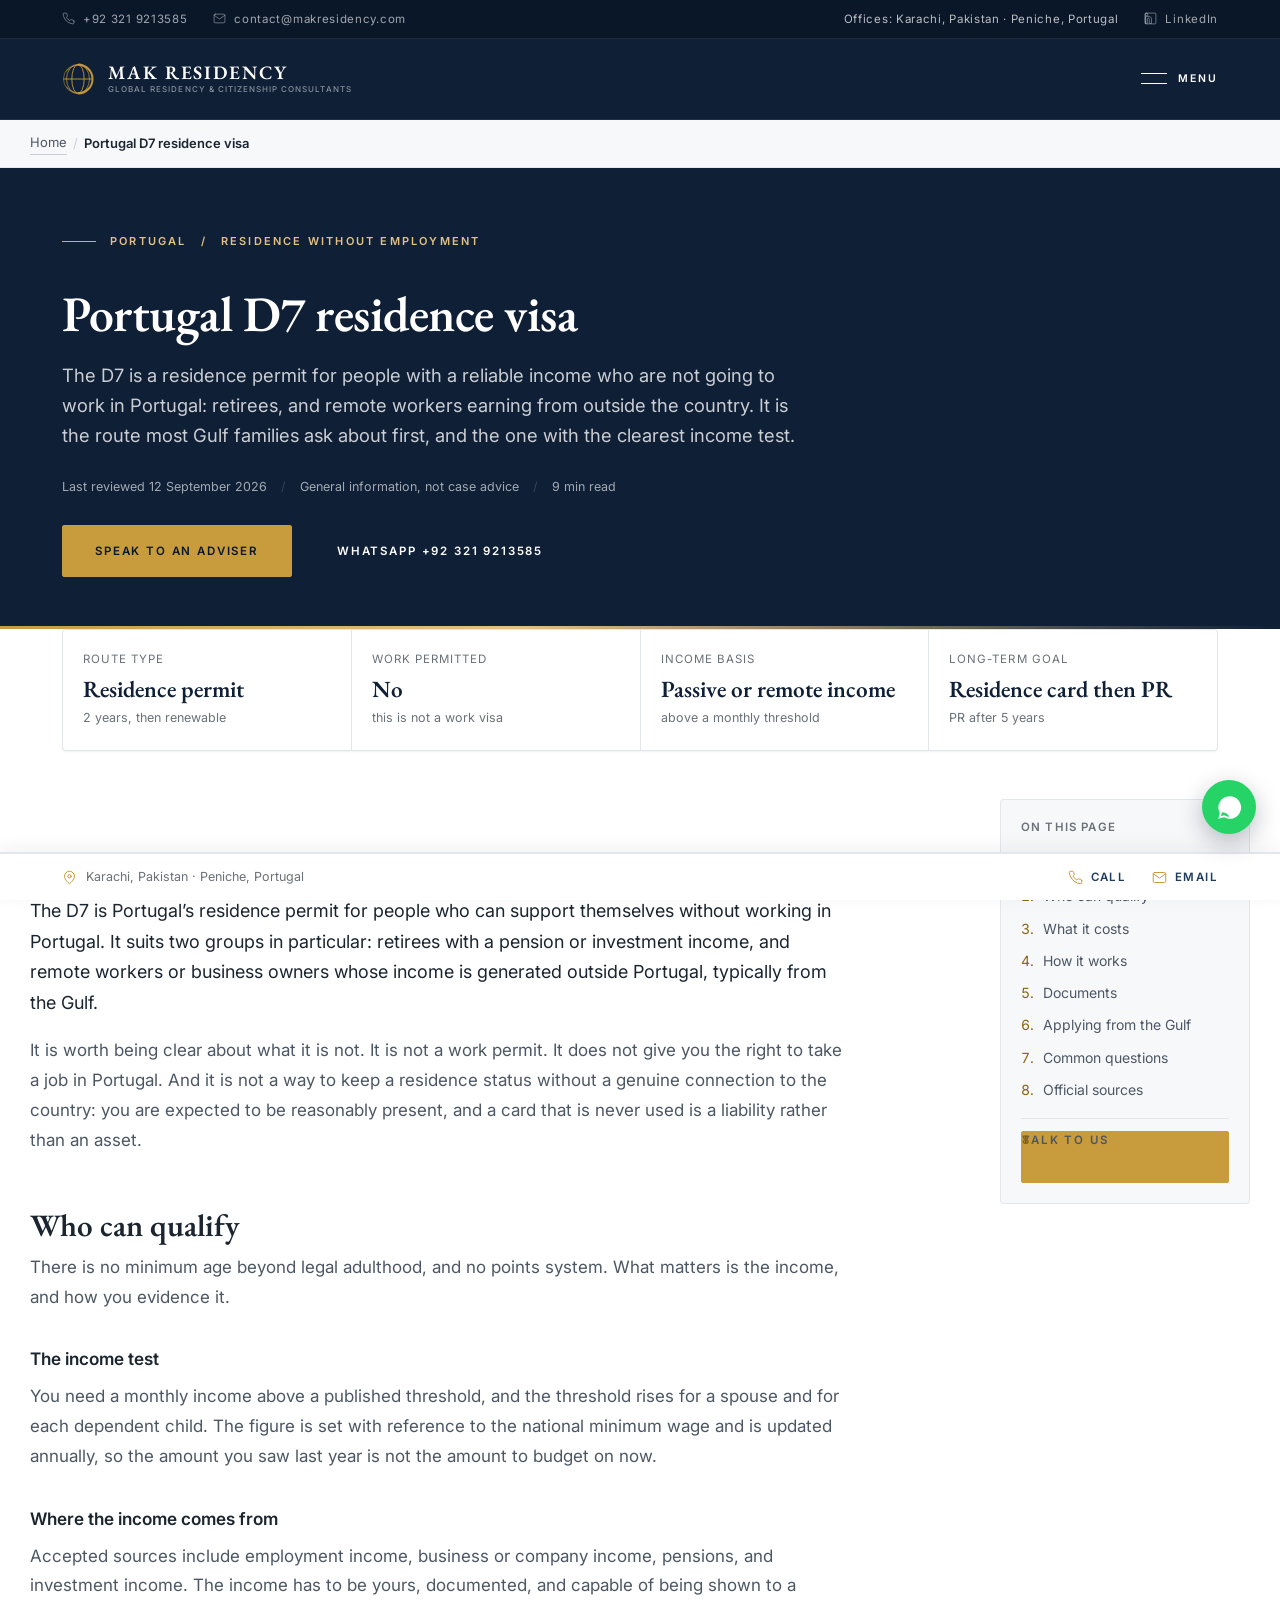
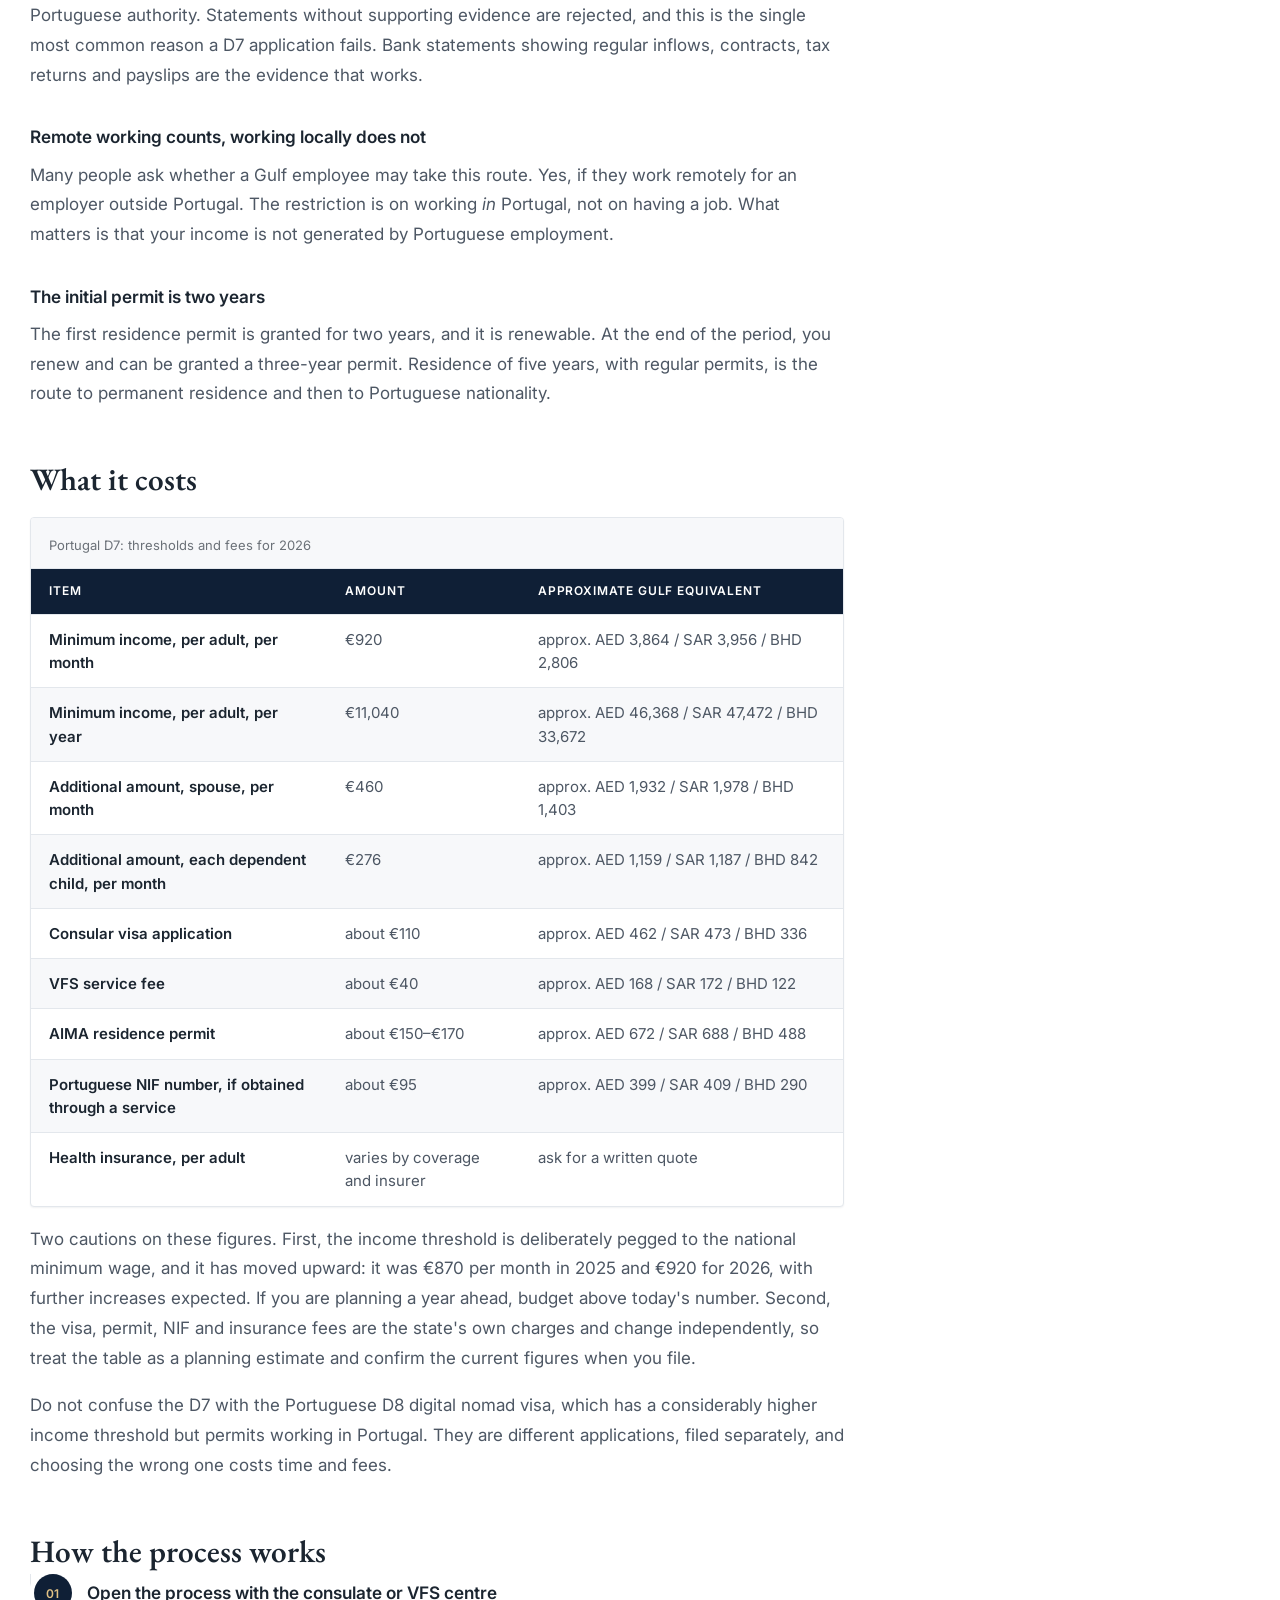
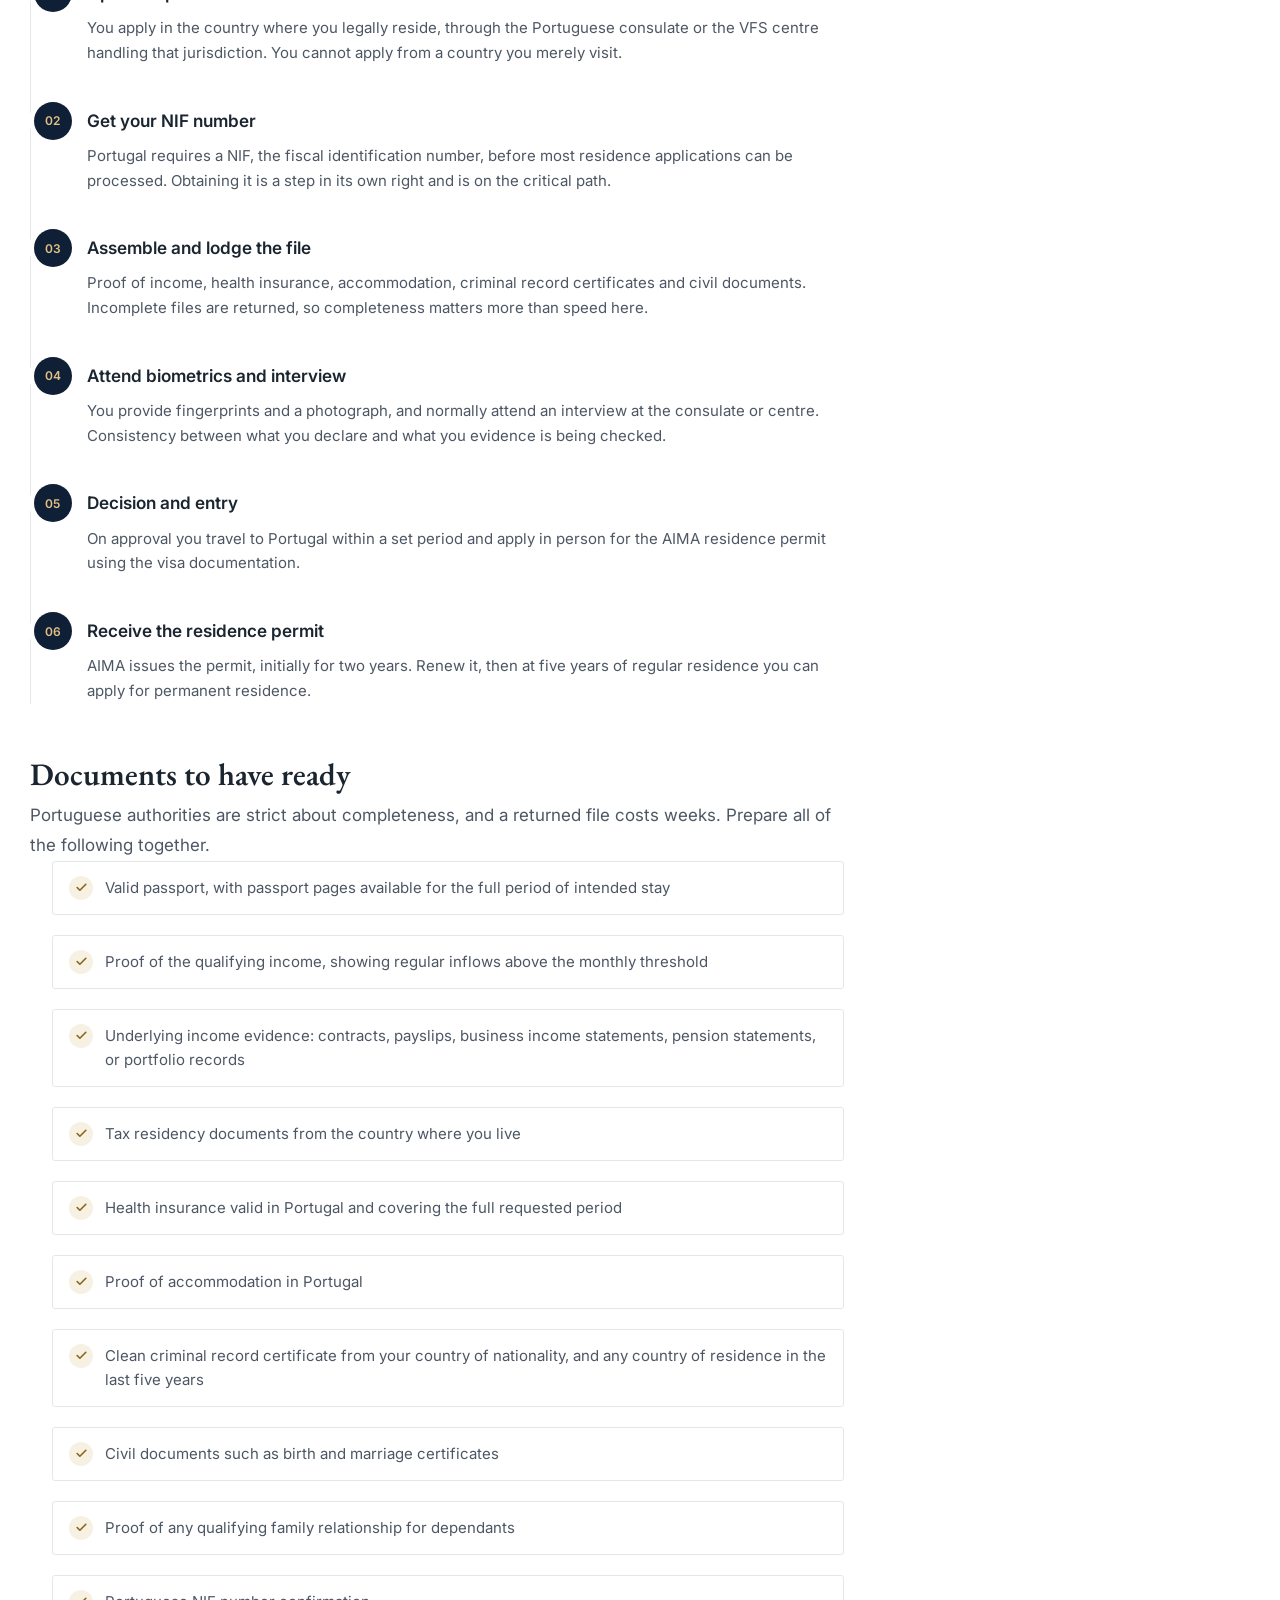
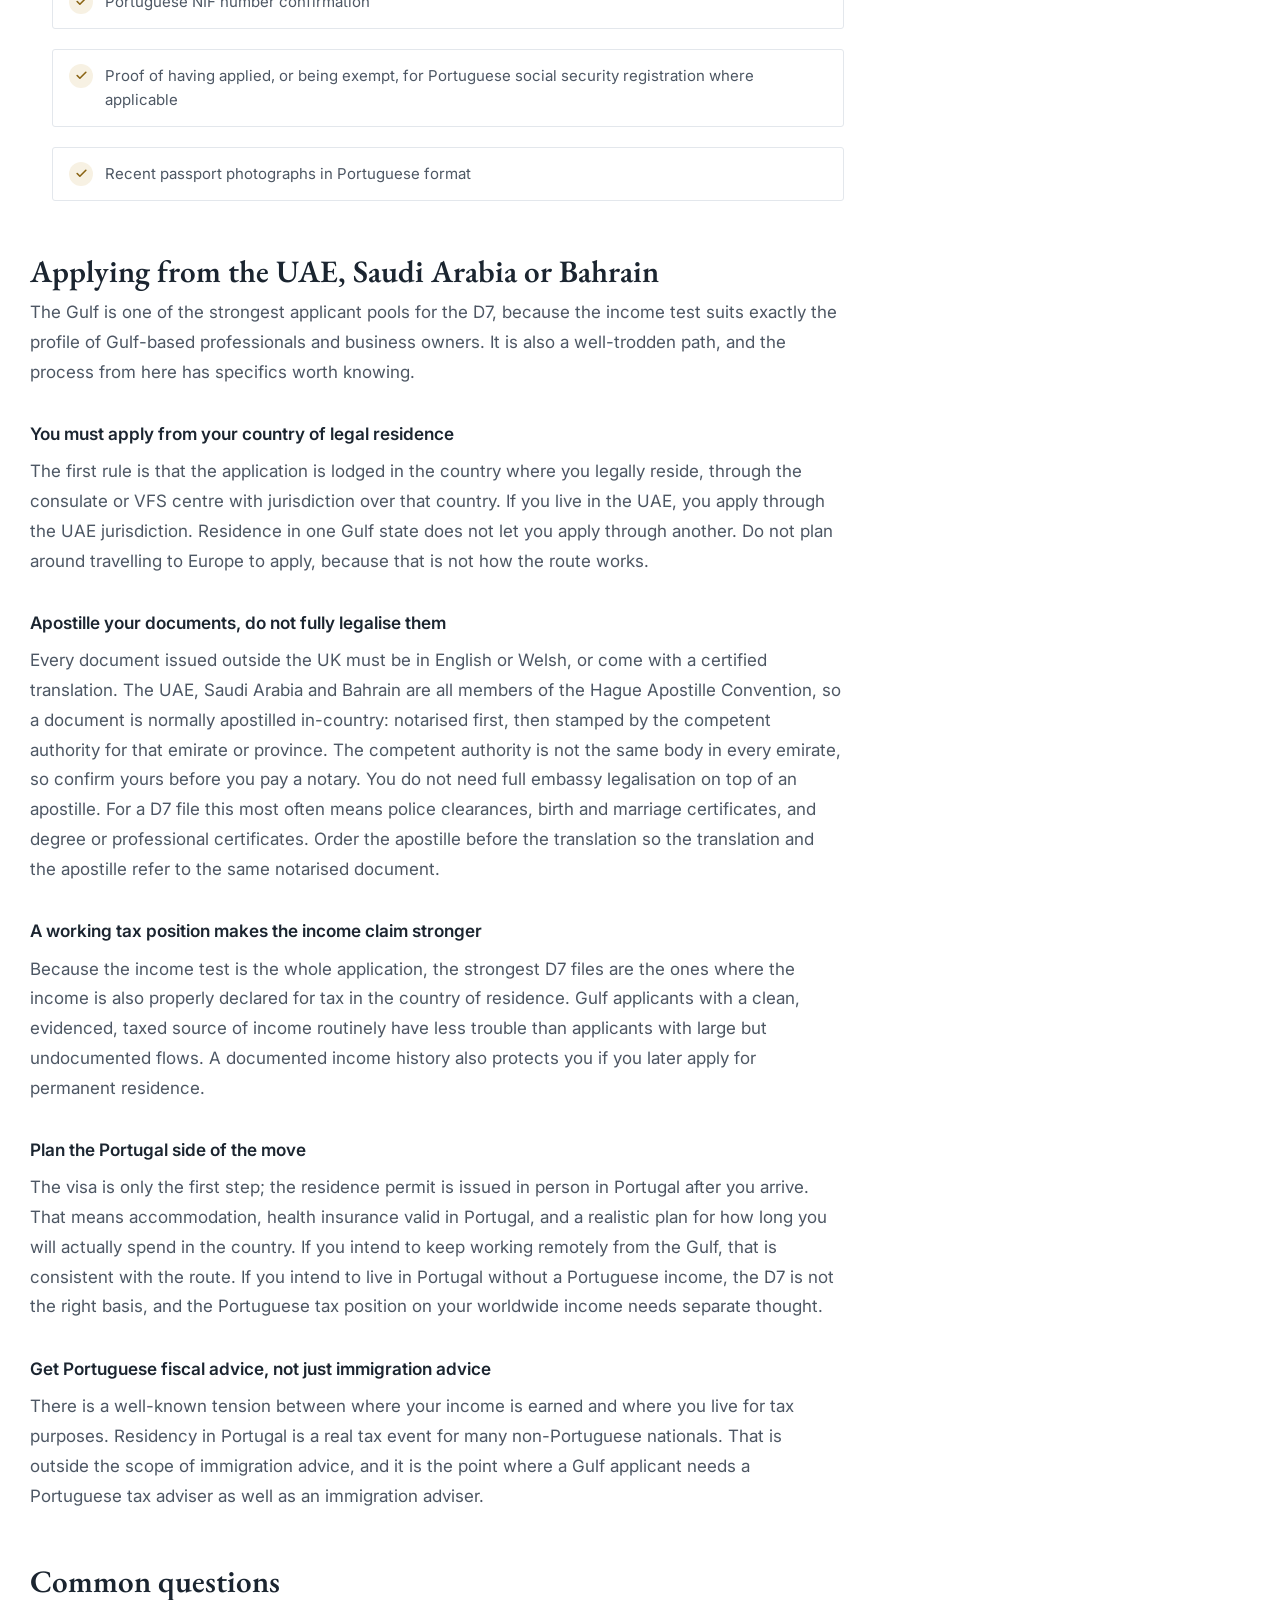
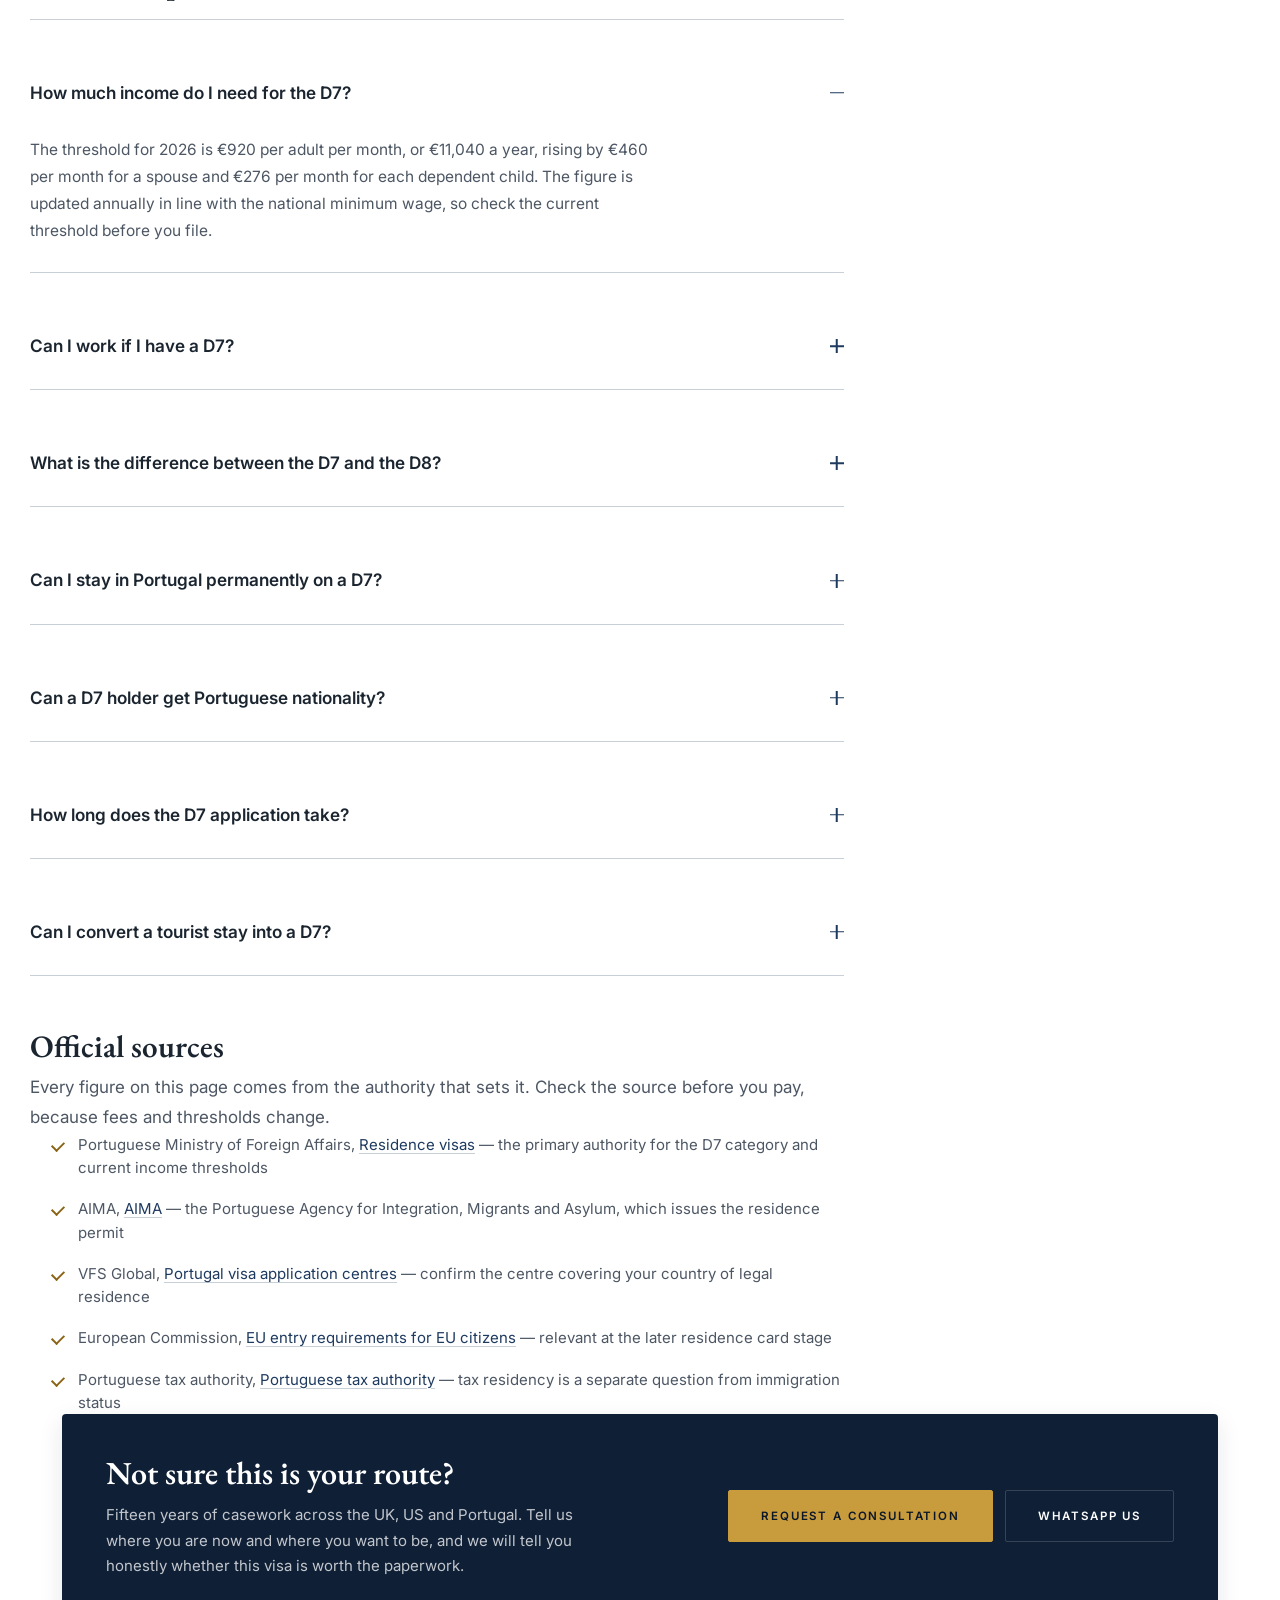
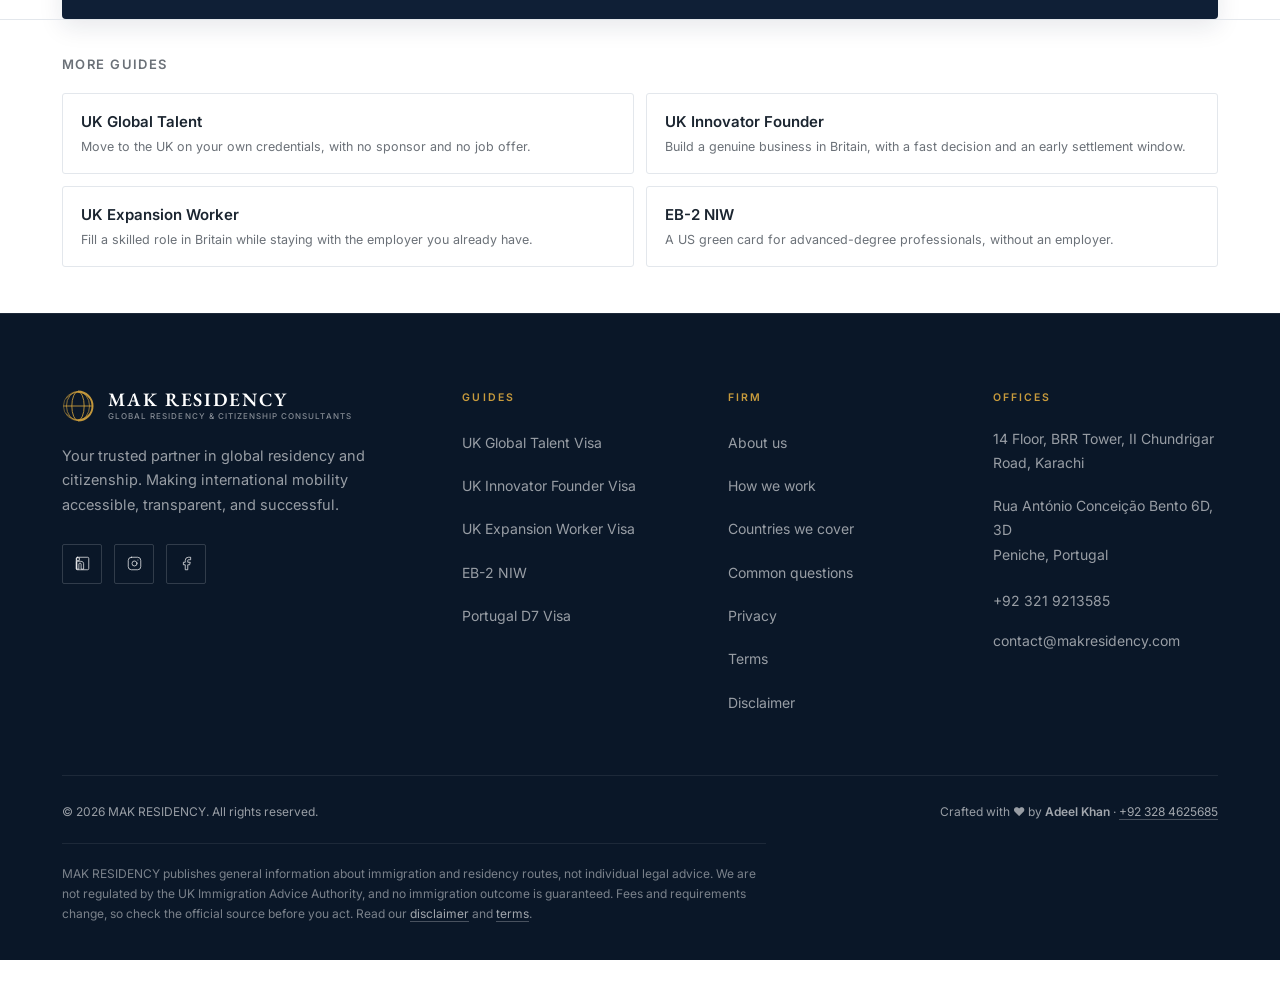
<file: portugal-d7-visa/index.html>
<!doctype html>
<html lang="en">
<head>
    <!-- Google Tag Manager -->
    <script>(function(w,d,s,l,i){w[l]=w[l]||[];w[l].push({'gtm.start':
        new Date().getTime(),event:'gtm.js'});var f=d.getElementsByTagName(s)[0],
        j=d.createElement(s),dl=l!='dataLayer'?'&l='+l:'';j.async=true;j.src=
        'https://www.googletagmanager.com/gtm.js?id='+i+dl;f.parentNode.insertBefore(j,f);
    })(window,document,'script','dataLayer','GTM-MFCZLWBB');</script>
    <!-- End Google Tag Manager -->
    <meta charset="UTF-8">
    <meta name="viewport" content="width=device-width, initial-scale=1.0">
    <meta name="robots" content="index, follow, max-image-preview:large, max-snippet:-1">
    <title>Portugal D7 visa: income, fees &amp; process | MAK RESIDENCY</title>
    <meta name="description" content="MAK RESIDENCY - Global Residency &amp; Citizenship Consultants. Expert guidance on UK, US and Portuguese residency and citizenship routes.">
    <meta name="author" content="MAK RESIDENCY">
    <meta name="theme-color" content="#0f1f36">
    <link rel="canonical" href="https://makresidency.com/portugal-d7-visa/">

    <meta property="og:type" content="article">
    <meta property="og:site_name" content="MAK RESIDENCY">
    <meta property="og:locale" content="en_GB">
    <meta property="og:title" content="Portugal D7 visa: income, fees &amp; process | MAK RESIDENCY">
    <meta property="og:description" content="Portugal D7 residence visa: 2026 income thresholds with AED, SAR and BHD conversions, the application process, and applying from the Gulf.">
    <meta property="og:url" content="https://makresidency.com/portugal-d7-visa/">
    <meta property="og:image" content="https://makresidency.com/assets/og-image.png">
    <meta property="og:image:width" content="1200">
    <meta property="og:image:height" content="630">
    <meta property="og:image:alt" content="MAK RESIDENCY - Global Residency &amp; Citizenship Consultants">
    <meta name="twitter:card" content="summary_large_image">
    <meta name="twitter:title" content="Portugal D7 visa: income, fees &amp; process | MAK RESIDENCY">
    <meta name="twitter:description" content="Portugal D7 residence visa: 2026 income thresholds with AED, SAR and BHD conversions, the application process, and applying from the Gulf.">
    <meta name="twitter:image" content="https://makresidency.com/assets/og-image.png">
    <meta name="twitter:image:alt" content="MAK RESIDENCY - Global Residency &amp; Citizenship Consultants">

    <link rel="preconnect" href="https://fonts.googleapis.com">
    <link rel="preconnect" href="https://fonts.gstatic.com" crossorigin>
    <link rel="stylesheet" href="https://fonts.googleapis.com/css2?family=EB+Garamond:ital,wght@0,400;0,500;0,600;0,700;1,400;1,500&family=Inter:wght@300;400;500;600;700&display=swap">
    <link rel="stylesheet" href="../styles.css">
    <link rel="icon" type="image/svg+xml" href="../favicon.svg">
    <link rel="apple-touch-icon" href="../assets/apple-touch-icon.png">
    <link rel="me" href="https://www.linkedin.com/company/mak-residency/">
    <link rel="me" href="https://www.instagram.com/Residency.mak">

    <script type="application/ld+json">{
  "@context": "https://schema.org",
  "@graph": [
    {
      "@type": [
        "Organization",
        "ProfessionalService"
      ],
      "@id": "https://makresidency.com/#organisation",
      "name": "MAK RESIDENCY",
      "alternateName": "MAK Residency Global Residency & Citizenship Consultants",
      "url": "https://makresidency.com/",
      "description": "MAK RESIDENCY is a consultancy providing expert guidance on global residency and citizenship pathways, including UK, US and Portuguese routes for business owners, skilled professionals, founders and investors.",
      "slogan": "Global Residency & Citizenship Consultants",
      "foundingDate": "2011",
      "logo": {
        "@type": "ImageObject",
        "url": "https://makresidency.com/favicon.svg"
      },
      "image": {
        "@type": "ImageObject",
        "url": "https://makresidency.com/assets/og-image.png",
        "width": 1200,
        "height": 630
      },
      "telephone": "+92-321-9213585",
      "email": "contact@makresidency.com",
      "location": [
        {
          "@type": "PostalAddress",
          "streetAddress": "14 Floor, BRR Tower, II Chundrigar Road",
          "addressLocality": "Karachi",
          "addressRegion": "Sindh",
          "addressCountry": "PK"
        },
        {
          "@type": "PostalAddress",
          "streetAddress": "Rua Antonio Conceicao Bento 6D, 3D",
          "addressLocality": "Peniche",
          "addressRegion": "Leiria",
          "postalCode": "2560-392",
          "addressCountry": "PT"
        }
      ],
      "areaServed": [
        {
          "@type": "Country",
          "name": "United Arab Emirates"
        },
        {
          "@type": "Country",
          "name": "Saudi Arabia"
        },
        {
          "@type": "Country",
          "name": "Bahrain"
        },
        {
          "@type": "Country",
          "name": "Qatar"
        },
        {
          "@type": "Country",
          "name": "Kuwait"
        },
        {
          "@type": "Country",
          "name": "Oman"
        },
        {
          "@type": "Country",
          "name": "United Kingdom"
        },
        {
          "@type": "Country",
          "name": "United States"
        },
        {
          "@type": "Country",
          "name": "Portugal"
        },
        {
          "@type": "AdministrativeArea",
          "name": "Europe"
        },
        {
          "@type": "AdministrativeArea",
          "name": "Middle East"
        },
        {
          "@type": "AdministrativeArea",
          "name": "Americas"
        }
      ],
      "knowsLanguage": [
        "en",
        "ur",
        "pa",
        "hi",
        "ar"
      ],
      "sameAs": [
        "https://www.linkedin.com/company/mak-residency/",
        "https://www.instagram.com/Residency.mak",
        "https://www.facebook.com/profile.php?id=61595228504606"
      ],
      "contactPoint": [
        {
          "@type": "ContactPoint",
          "contactType": "Enquiries",
          "telephone": "+92-321-9213585",
          "email": "contact@makresidency.com",
          "availableLanguage": [
            "en",
            "ur",
            "pa",
            "hi",
            "ar"
          ],
          "areaServed": [
            "AE",
            "SA",
            "BH",
            "QA",
            "KW",
            "OM"
          ]
        }
      ]
    },
    {
      "@type": "WebSite",
      "@id": "https://makresidency.com/#website",
      "url": "https://makresidency.com/",
      "name": "MAK RESIDENCY",
      "inLanguage": "en",
      "publisher": {
        "@id": "https://makresidency.com/#organisation"
      }
    },
    {
      "@type": "WebPage",
      "@id": "https://makresidency.com/portugal-d7-visa/#webpage",
      "url": "https://makresidency.com/portugal-d7-visa/",
      "name": "Portugal D7 residence visa",
      "description": "Portugal D7 residence visa: 2026 income thresholds with AED, SAR and BHD conversions, the application process, and applying from the Gulf.",
      "isPartOf": {
        "@id": "https://makresidency.com/#website"
      },
      "about": {
        "@id": "https://makresidency.com/#organisation"
      },
      "datePublished": "2026-09-12",
      "dateModified": "2026-09-12",
      "inLanguage": "en"
    },
    {
      "@type": "Service",
      "@id": "https://makresidency.com/portugal-d7-visa/#service",
      "name": "Portugal D7 residence visa",
      "description": "Portugal D7 residence visa: 2026 income thresholds with AED, SAR and BHD conversions, the application process, and applying from the Gulf.",
      "serviceType": "Portugal D7 residence visa",
      "url": "https://makresidency.com/portugal-d7-visa/",
      "provider": {
        "@id": "https://makresidency.com/#organisation"
      },
      "areaServed": [
        {
          "@type": "Country",
          "name": "United Arab Emirates"
        },
        {
          "@type": "Country",
          "name": "Saudi Arabia"
        },
        {
          "@type": "Country",
          "name": "Bahrain"
        }
      ]
    },
    {
      "@type": "BreadcrumbList",
      "@id": "https://makresidency.com/#breadcrumb",
      "itemListElement": [
        {
          "@type": "ListItem",
          "position": 1,
          "name": "Home",
          "item": "https://makresidency.com../index.html"
        },
        {
          "@type": "ListItem",
          "position": 2,
          "name": "Portugal D7 residence visa"
        }
      ]
    }
  ]
}</script>

    <noscript><style>.accordion-panel[hidden]{display:block!important}.accordion-icon{display:none}</style></noscript>
    <script>document.documentElement.className += ' js';</script>
</head>
<body>
<!-- Google Tag Manager (noscript) -->
<noscript><iframe src="https://www.googletagmanager.com/ns.html?id=GTM-MFCZLWBB"
height="0" width="0" style="display:none;visibility:hidden"></iframe></noscript>
<!-- End Google Tag Manager (noscript) -->
<a class="skip-link" href="#main">Skip to content</a>

<header class="site-header" id="siteHeader">
    <div class="utility-bar">
        <div class="container utility-inner">
            <div class="utility-group">
                <a class="utility-link" href="tel:+923219213585"><svg class="icon" viewBox="0 0 24 24" aria-hidden="true" focusable="false"><path d="M22 16.92v3a2 2 0 0 1-2.18 2 19.79 19.79 0 0 1-8.63-3.07 19.5 19.5 0 0 1-6-6 19.79 19.79 0 0 1-3.07-8.67A2 2 0 0 1 4.11 2h3a2 2 0 0 1 2 1.72c.13.96.36 1.9.7 2.81a2 2 0 0 1-.45 2.11L8.09 9.91a16 16 0 0 0 6 6l1.27-1.27a2 2 0 0 1 2.11-.45c.91.34 1.85.57 2.81.7A2 2 0 0 1 22 16.92z"/></svg><span>+92 321 9213585</span></a>
                <a class="utility-link" href="mailto:contact@makresidency.com"><svg class="icon" viewBox="0 0 24 24" aria-hidden="true" focusable="false"><path d="M4 4h16c1.1 0 2 .9 2 2v12c0 1.1-.9 2-2 2H4c-1.1 0-2-.9-2-2V6c0-1.1.9-2 2-2z"/><path d="M22 6l-10 7L2 6"/></svg><span>contact@makresidency.com</span></a>
            </div>
            <div class="utility-group utility-group--end">
                <span class="utility-note">Offices: Karachi, Pakistan &middot; Peniche, Portugal</span>
                <a class="utility-link" href="https://www.linkedin.com/company/mak-residency/" target="_blank" rel="noopener noreferrer me"><svg class="icon" viewBox="0 0 24 24" aria-hidden="true" focusable="false"><rect x="3" y="3" width="4" height="4"/><line x1="3" y1="10" x2="3" y2="21"/><path d="M10 8.5c2.2 0 3.8 1.7 3.8 3.8v8.7h-4V13c0-1-.8-1.8-1.8-1.8S6.2 12 6.2 13v8h-4V8.5h4z"/><rect width="20" height="20" x="2" y="2" rx="2"/></svg><span>LinkedIn</span></a>
            </div>
        </div>
    </div>

    <div class="nav-bar">
        <div class="container nav-inner">
            <a class="brand" href="../index.html" aria-label="MAK RESIDENCY home">
                <span class="brand-mark" aria-hidden="true">
                        <svg viewBox="0 0 40 40" focusable="false">
                            <circle cx="20" cy="20" r="18.2" fill="none" stroke="currentColor" stroke-width="1.1" opacity=".55"/>
                            <ellipse cx="20" cy="20" rx="7.7" ry="18.2" fill="none" stroke="currentColor" stroke-width="1.1"/>
                            <ellipse cx="20" cy="20" rx="14.4" ry="18.2" fill="none" stroke="currentColor" stroke-width="1.1" opacity=".8"/>
                            <path d="M1.8 20h36.4" stroke="currentColor" stroke-width="1.1"/>
                            <path d="M5.2 10.6a18.2 18.2 0 0 1 29.6 0" fill="none" stroke="currentColor" stroke-width="1.1" opacity=".8"/>
                            <path d="M5.2 29.4a18.2 18.2 0 0 0 29.6 0" fill="none" stroke="currentColor" stroke-width="1.1" opacity=".8"/>
                            <path d="M20 1.8A18.2 18.2 0 0 1 20 38.2" fill="none" stroke="currentColor" stroke-width="2.4" opacity=".95"/>
                        </svg>
                    </span>
                <span class="brand-text">
                        <span class="brand-name">MAK RESIDENCY</span>
                        <span class="brand-sub">Global Residency &amp; Citizenship Consultants</span>
                    </span>
            </a>

            <nav class="primary-nav" id="primaryNav" aria-label="Primary">
                <ul class="nav-list">
                    <li><a href="../index.html#business-migration">Business Migration</a></li>
                    <li><a href="../index.html#skilled-immigration">Skilled Immigration</a></li>
                    <li><a href="../index.html#other-programs">Other Programs</a></li>
                    <li><a href="../index.html#countries">Countries</a></li>
                    <li><a href="../index.html#why-us">Why Us</a></li>
                    <li><a href="../index.html#contact" class="nav-cta">Contact</a></li>
                </ul>
            </nav>

            <button class="nav-toggle" id="navToggle" type="button" aria-expanded="false" aria-controls="primaryNav">
                <span class="nav-toggle-box" aria-hidden="true"><i></i><i></i></span>
                <span class="nav-toggle-text">Menu</span>
            </button>
        </div>
    </div>
</header>
<nav class="breadcrumbs" aria-label="Breadcrumb">
    <div class="container breadcrumbs-inner">
        <ol>
            <li><a href="../index.html">Home</a></li>
            <li><span aria-current="page">Portugal D7 residence visa</span></li>
        </ol>
    </div>
</nav>

<main id="main">
    <section class="page-hero">
        <div class="container">
            <p class="eyebrow"><span class="eyebrow-rule" aria-hidden="true"></span>Portugal <span class="eyebrow-dot" aria-hidden="true">/</span> Residence without employment</p>
            <h1 class="page-title">Portugal D7 residence visa</h1>
            <p class="page-lede">The D7 is a residence permit for people with a reliable income who are not going to work in Portugal: retirees, and remote workers earning from outside the country. It is the route most Gulf families ask about first, and the one with the clearest income test.</p>
            <div class="page-meta">
                <span>Last reviewed 12 September 2026</span>
                <span class="dot" aria-hidden="true">/</span>                <span>General information, not case advice</span>
                <span class="dot" aria-hidden="true">/</span>                <span>9 min read</span>
            </div>
            <div class="page-hero-actions">
                <a class="btn btn-primary" href="../index.html#contact">Speak to an adviser</a>
                <a class="btn btn-ghost" href="https://wa.me/923219213585" target="_blank" rel="noopener noreferrer">WhatsApp +92 321 9213585</a>
            </div>
        </div>
    </section>

    <div class="container">
        <ul class="keyfacts">
    <li>
        <span class="kf-label">Route type</span>
        <span class="kf-value">Residence permit</span>
        <span class="kf-note">2 years, then renewable</span>
    </li>
    <li>
        <span class="kf-label">Work permitted</span>
        <span class="kf-value">No</span>
        <span class="kf-note">this is not a work visa</span>
    </li>
    <li>
        <span class="kf-label">Income basis</span>
        <span class="kf-value">Passive or remote income</span>
        <span class="kf-note">above a monthly threshold</span>
    </li>
    <li>
        <span class="kf-label">Long-term goal</span>
        <span class="kf-value">Residence card then PR</span>
        <span class="kf-note">PR after 5 years</span>
    </li>
</ul>
    </div>

    <div class="container detail-layout">
        <article class="prose">
<h2 id="what">What the Portugal D7 visa is</h2>
<p>The D7 is Portugal&rsquo;s residence permit for people who can support themselves without working in Portugal. It suits two groups in particular: retirees with a pension or investment income, and remote workers or business owners whose income is generated outside Portugal, typically from the Gulf.</p>
<p>It is worth being clear about what it is not. It is not a work permit. It does not give you the right to take a job in Portugal. And it is not a way to keep a residence status without a genuine connection to the country: you are expected to be reasonably present, and a card that is never used is a liability rather than an asset.</p>

<h2 id="who">Who can qualify</h2>
<p>There is no minimum age beyond legal adulthood, and no points system. What matters is the income, and how you evidence it.</p>
<h3>The income test</h3>
<p>You need a monthly income above a published threshold, and the threshold rises for a spouse and for each dependent child. The figure is set with reference to the national minimum wage and is updated annually, so the amount you saw last year is not the amount to budget on now.</p>
<h3>Where the income comes from</h3>
<p>Accepted sources include employment income, business or company income, pensions, and investment income. The income has to be yours, documented, and capable of being shown to a Portuguese authority. Statements without supporting evidence are rejected, and this is the single most common reason a D7 application fails. Bank statements showing regular inflows, contracts, tax returns and payslips are the evidence that works.</p>
<h3>Remote working counts, working locally does not</h3>
<p>Many people ask whether a Gulf employee may take this route. Yes, if they work remotely for an employer outside Portugal. The restriction is on working <em>in</em> Portugal, not on having a job. What matters is that your income is not generated by Portuguese employment.</p>
<h3>The initial permit is two years</h3>
<p>The first residence permit is granted for two years, and it is renewable. At the end of the period, you renew and can be granted a three-year permit. Residence of five years, with regular permits, is the route to permanent residence and then to Portuguese nationality.</p>

<h2 id="costs">What it costs</h2>
<div class="table-scroll">
    <table class="datatable">
        <caption>Portugal D7: thresholds and fees for 2026</caption>
        <thead>
            <tr><th scope="col">Item</th><th scope="col">Amount</th><th scope="col">Approximate Gulf equivalent</th></tr>
        </thead>
        <tbody>
            <tr>
                <th scope="row">Minimum income, per adult, per month</th>
                <td>&euro;920</td>
                <td>approx. AED 3,864 / SAR 3,956 / BHD 2,806</td>
            </tr>
            <tr>
                <th scope="row">Minimum income, per adult, per year</th>
                <td>&euro;11,040</td>
                <td>approx. AED 46,368 / SAR 47,472 / BHD 33,672</td>
            </tr>
            <tr>
                <th scope="row">Additional amount, spouse, per month</th>
                <td>&euro;460</td>
                <td>approx. AED 1,932 / SAR 1,978 / BHD 1,403</td>
            </tr>
            <tr>
                <th scope="row">Additional amount, each dependent child, per month</th>
                <td>&euro;276</td>
                <td>approx. AED 1,159 / SAR 1,187 / BHD 842</td>
            </tr>
            <tr>
                <th scope="row">Consular visa application</th>
                <td>about &euro;110</td>
                <td>approx. AED 462 / SAR 473 / BHD 336</td>
            </tr>
            <tr>
                <th scope="row">VFS service fee</th>
                <td>about &euro;40</td>
                <td>approx. AED 168 / SAR 172 / BHD 122</td>
            </tr>
            <tr>
                <th scope="row">AIMA residence permit</th>
                <td>about &euro;150&ndash;&euro;170</td>
                <td>approx. AED 672 / SAR 688 / BHD 488</td>
            </tr>
            <tr>
                <th scope="row">Portuguese NIF number, if obtained through a service</th>
                <td>about &euro;95</td>
                <td>approx. AED 399 / SAR 409 / BHD 290</td>
            </tr>
            <tr>
                <th scope="row">Health insurance, per adult</th>
                <td>varies by coverage and insurer</td>
                <td>ask for a written quote</td>
            </tr>
        </tbody>
    </table>
</div>
<p>Two cautions on these figures. First, the income threshold is deliberately pegged to the national minimum wage, and it has moved upward: it was &euro;870 per month in 2025 and &euro;920 for 2026, with further increases expected. If you are planning a year ahead, budget above today's number. Second, the visa, permit, NIF and insurance fees are the state's own charges and change independently, so treat the table as a planning estimate and confirm the current figures when you file.</p>
<p>Do not confuse the D7 with the Portuguese D8 digital nomad visa, which has a considerably higher income threshold but permits working in Portugal. They are different applications, filed separately, and choosing the wrong one costs time and fees.</p>

<h2 id="process">How the process works</h2>
<ol class="steps">
    <li>
        <h3>Open the process with the consulate or VFS centre</h3>
        <p>You apply in the country where you legally reside, through the Portuguese consulate or the VFS centre handling that jurisdiction. You cannot apply from a country you merely visit.</p>
    </li>
    <li>
        <h3>Get your NIF number</h3>
        <p>Portugal requires a NIF, the fiscal identification number, before most residence applications can be processed. Obtaining it is a step in its own right and is on the critical path.</p>
    </li>
    <li>
        <h3>Assemble and lodge the file</h3>
        <p>Proof of income, health insurance, accommodation, criminal record certificates and civil documents. Incomplete files are returned, so completeness matters more than speed here.</p>
    </li>
    <li>
        <h3>Attend biometrics and interview</h3>
        <p>You provide fingerprints and a photograph, and normally attend an interview at the consulate or centre. Consistency between what you declare and what you evidence is being checked.</p>
    </li>
    <li>
        <h3>Decision and entry</h3>
        <p>On approval you travel to Portugal within a set period and apply in person for the AIMA residence permit using the visa documentation.</p>
    </li>
    <li>
        <h3>Receive the residence permit</h3>
        <p>AIMA issues the permit, initially for two years. Renew it, then at five years of regular residence you can apply for permanent residence.</p>
    </li>
</ol>

<h2 id="documents">Documents to have ready</h2>
<p>Portuguese authorities are strict about completeness, and a returned file costs weeks. Prepare all of the following together.</p>
<ul class="checklist">
    <li>
        <span class="tick" aria-hidden="true"><svg viewBox="0 0 24 24" focusable="false"><path d="M20 6L9 17l-5-5" fill="none" stroke="currentColor" stroke-width="3" stroke-linecap="round" stroke-linejoin="round"/></svg></span>
        <span>Valid passport, with passport pages available for the full period of intended stay</span>
    </li>
    <li>
        <span class="tick" aria-hidden="true"><svg viewBox="0 0 24 24" focusable="false"><path d="M20 6L9 17l-5-5" fill="none" stroke="currentColor" stroke-width="3" stroke-linecap="round" stroke-linejoin="round"/></svg></span>
        <span>Proof of the qualifying income, showing regular inflows above the monthly threshold</span>
    </li>
    <li>
        <span class="tick" aria-hidden="true"><svg viewBox="0 0 24 24" focusable="false"><path d="M20 6L9 17l-5-5" fill="none" stroke="currentColor" stroke-width="3" stroke-linecap="round" stroke-linejoin="round"/></svg></span>
        <span>Underlying income evidence: contracts, payslips, business income statements, pension statements, or portfolio records</span>
    </li>
    <li>
        <span class="tick" aria-hidden="true"><svg viewBox="0 0 24 24" focusable="false"><path d="M20 6L9 17l-5-5" fill="none" stroke="currentColor" stroke-width="3" stroke-linecap="round" stroke-linejoin="round"/></svg></span>
        <span>Tax residency documents from the country where you live</span>
    </li>
    <li>
        <span class="tick" aria-hidden="true"><svg viewBox="0 0 24 24" focusable="false"><path d="M20 6L9 17l-5-5" fill="none" stroke="currentColor" stroke-width="3" stroke-linecap="round" stroke-linejoin="round"/></svg></span>
        <span>Health insurance valid in Portugal and covering the full requested period</span>
    </li>
    <li>
        <span class="tick" aria-hidden="true"><svg viewBox="0 0 24 24" focusable="false"><path d="M20 6L9 17l-5-5" fill="none" stroke="currentColor" stroke-width="3" stroke-linecap="round" stroke-linejoin="round"/></svg></span>
        <span>Proof of accommodation in Portugal</span>
    </li>
    <li>
        <span class="tick" aria-hidden="true"><svg viewBox="0 0 24 24" focusable="false"><path d="M20 6L9 17l-5-5" fill="none" stroke="currentColor" stroke-width="3" stroke-linecap="round" stroke-linejoin="round"/></svg></span>
        <span>Clean criminal record certificate from your country of nationality, and any country of residence in the last five years</span>
    </li>
    <li>
        <span class="tick" aria-hidden="true"><svg viewBox="0 0 24 24" focusable="false"><path d="M20 6L9 17l-5-5" fill="none" stroke="currentColor" stroke-width="3" stroke-linecap="round" stroke-linejoin="round"/></svg></span>
        <span>Civil documents such as birth and marriage certificates</span>
    </li>
    <li>
        <span class="tick" aria-hidden="true"><svg viewBox="0 0 24 24" focusable="false"><path d="M20 6L9 17l-5-5" fill="none" stroke="currentColor" stroke-width="3" stroke-linecap="round" stroke-linejoin="round"/></svg></span>
        <span>Proof of any qualifying family relationship for dependants</span>
    </li>
    <li>
        <span class="tick" aria-hidden="true"><svg viewBox="0 0 24 24" focusable="false"><path d="M20 6L9 17l-5-5" fill="none" stroke="currentColor" stroke-width="3" stroke-linecap="round" stroke-linejoin="round"/></svg></span>
        <span>Portuguese NIF number confirmation</span>
    </li>
    <li>
        <span class="tick" aria-hidden="true"><svg viewBox="0 0 24 24" focusable="false"><path d="M20 6L9 17l-5-5" fill="none" stroke="currentColor" stroke-width="3" stroke-linecap="round" stroke-linejoin="round"/></svg></span>
        <span>Proof of having applied, or being exempt, for Portuguese social security registration where applicable</span>
    </li>
    <li>
        <span class="tick" aria-hidden="true"><svg viewBox="0 0 24 24" focusable="false"><path d="M20 6L9 17l-5-5" fill="none" stroke="currentColor" stroke-width="3" stroke-linecap="round" stroke-linejoin="round"/></svg></span>
        <span>Recent passport photographs in Portuguese format</span>
    </li>
</ul>

<h2 id="gulf">Applying from the UAE, Saudi Arabia or Bahrain</h2>
<p>The Gulf is one of the strongest applicant pools for the D7, because the income test suits exactly the profile of Gulf-based professionals and business owners. It is also a well-trodden path, and the process from here has specifics worth knowing.</p>
<h3>You must apply from your country of legal residence</h3>
<p>The first rule is that the application is lodged in the country where you legally reside, through the consulate or VFS centre with jurisdiction over that country. If you live in the UAE, you apply through the UAE jurisdiction. Residence in one Gulf state does not let you apply through another. Do not plan around travelling to Europe to apply, because that is not how the route works.</p>
<h3>Apostille your documents, do not fully legalise them</h3>
<p>Every document issued outside the UK must be in English or Welsh, or come with a certified translation. The UAE, Saudi Arabia and Bahrain are all members of the Hague Apostille Convention, so a document is normally apostilled in-country: notarised first, then stamped by the competent authority for that emirate or province. The competent authority is not the same body in every emirate, so confirm yours before you pay a notary. You do not need full embassy legalisation on top of an apostille. For a D7 file this most often means police clearances, birth and marriage certificates, and degree or professional certificates. Order the apostille before the translation so the translation and the apostille refer to the same notarised document.</p>
<h3>A working tax position makes the income claim stronger</h3>
<p>Because the income test is the whole application, the strongest D7 files are the ones where the income is also properly declared for tax in the country of residence. Gulf applicants with a clean, evidenced, taxed source of income routinely have less trouble than applicants with large but undocumented flows. A documented income history also protects you if you later apply for permanent residence.</p>
<h3>Plan the Portugal side of the move</h3>
<p>The visa is only the first step; the residence permit is issued in person in Portugal after you arrive. That means accommodation, health insurance valid in Portugal, and a realistic plan for how long you will actually spend in the country. If you intend to keep working remotely from the Gulf, that is consistent with the route. If you intend to live in Portugal without a Portuguese income, the D7 is not the right basis, and the Portuguese tax position on your worldwide income needs separate thought.</p>
<h3>Get Portuguese fiscal advice, not just immigration advice</h3>
<p>There is a well-known tension between where your income is earned and where you live for tax purposes. Residency in Portugal is a real tax event for many non-Portuguese nationals. That is outside the scope of immigration advice, and it is the point where a Gulf applicant needs a Portuguese tax adviser as well as an immigration adviser.</p>

<h2 id="questions">Common questions</h2>
<div class="accordion" data-accordion>
    <div class="accordion-item accordion-item--plain">
        <h3 class="accordion-heading">
            <button class="accordion-trigger" type="button" aria-expanded="true">
                <span>How much income do I need for the D7?</span>
                <span class="accordion-icon" aria-hidden="true"></span>
            </button>
        </h3>
        <div class="accordion-panel">
            <p>The threshold for 2026 is &euro;920 per adult per month, or &euro;11,040 a year, rising by &euro;460 per month for a spouse and &euro;276 per month for each dependent child. The figure is updated annually in line with the national minimum wage, so check the current threshold before you file.</p>
        </div>
    </div>
    <div class="accordion-item accordion-item--plain">
        <h3 class="accordion-heading">
            <button class="accordion-trigger" type="button" aria-expanded="false">
                <span>Can I work if I have a D7?</span>
                <span class="accordion-icon" aria-hidden="true"></span>
            </button>
        </h3>
        <div class="accordion-panel" hidden>
            <p>Not in Portugal. The D7 does not permit employment in Portugal. If you are employed abroad, for instance in the Gulf, and you keep working remotely for that employer, that is consistent with the route. Working locally in Portugal needs a different authorisation.</p>
        </div>
    </div>
    <div class="accordion-item accordion-item--plain">
        <h3 class="accordion-heading">
            <button class="accordion-trigger" type="button" aria-expanded="false">
                <span>What is the difference between the D7 and the D8?</span>
                <span class="accordion-icon" aria-hidden="true"></span>
            </button>
        </h3>
        <div class="accordion-panel" hidden>
            <p>The D7 is a residence permit for people with passive or remote income and it does not allow you to work in Portugal. The D8 digital nomad visa is for remote workers and has a substantially higher income threshold, but it does allow remote work for an employer abroad. They are separate applications with separate requirements.</p>
        </div>
    </div>
    <div class="accordion-item accordion-item--plain">
        <h3 class="accordion-heading">
            <button class="accordion-trigger" type="button" aria-expanded="false">
                <span>Can I stay in Portugal permanently on a D7?</span>
                <span class="accordion-icon" aria-hidden="true"></span>
            </button>
        </h3>
        <div class="accordion-panel" hidden>
            <p>Not immediately. The first permit is for two years and is renewable, and renewal can extend it to three years. After five years of regular residence with renewable permits you can apply for a residence card for EU citizens and then for Portuguese nationality.</p>
        </div>
    </div>
    <div class="accordion-item accordion-item--plain">
        <h3 class="accordion-heading">
            <button class="accordion-trigger" type="button" aria-expanded="false">
                <span>Can a D7 holder get Portuguese nationality?</span>
                <span class="accordion-icon" aria-hidden="true"></span>
            </button>
        </h3>
        <div class="accordion-panel" hidden>
            <p>It is a realistic long-term goal on this route, not an immediate one. After five years of lawful, regular residence, holding a temporary or EU residence card, you can apply for nationality. The language and integration requirements apply.</p>
        </div>
    </div>
    <div class="accordion-item accordion-item--plain">
        <h3 class="accordion-heading">
            <button class="accordion-trigger" type="button" aria-expanded="false">
                <span>How long does the D7 application take?</span>
                <span class="accordion-icon" aria-hidden="true"></span>
            </button>
        </h3>
        <div class="accordion-panel" hidden>
            <p>Historically around four to seven months, but the duration depends on the consulate or centre handling it, the completeness of the file, and the time to obtain a NIF number. Because incomplete files are returned rather than refused, careful preparation is the fastest route available.</p>
        </div>
    </div>
    <div class="accordion-item accordion-item--plain">
        <h3 class="accordion-heading">
            <button class="accordion-trigger" type="button" aria-expanded="false">
                <span>Can I convert a tourist stay into a D7?</span>
                <span class="accordion-icon" aria-hidden="true"></span>
            </button>
        </h3>
        <div class="accordion-panel" hidden>
            <p>No. The route that allowed a tourist stay to be converted to a residence permit was abolished. You need a proper visa granted from outside Portugal, so plan the timing of your application rather than arriving first and sorting it out afterwards.</p>
        </div>
    </div>
</div>

<h2 id="sources">Official sources</h2>
<p>Every figure on this page comes from the authority that sets it. Check the source before you pay, because fees and thresholds change.</p>
<ul class="sources">
    <li>Portuguese Ministry of Foreign Affairs, <a href="https://portaldascomunidades.mne.gov.pt/en/foreigners-in-portugal/residence-visas" target="_blank" rel="noopener noreferrer">Residence visas</a> &mdash; the primary authority for the D7 category and current income thresholds</li>
    <li>AIMA, <a href="https://aima.gov.pt/" target="_blank" rel="noopener noreferrer">AIMA</a> &mdash; the Portuguese Agency for Integration, Migrants and Asylum, which issues the residence permit</li>
    <li>VFS Global, <a href="https://www.visa.vfsglobal.com/eur/en/prt/" target="_blank" rel="noopener noreferrer">Portugal visa application centres</a> &mdash; confirm the centre covering your country of legal residence</li>
    <li>European Commission, <a href="https://europa.eu/youreurope/citizens/travel/entry-exit/eu-citizen/index_en.htm" target="_blank" rel="noopener noreferrer">EU entry requirements for EU citizens</a> &mdash; relevant at the later residence card stage</li>
    <li>Portuguese tax authority, <a href="https://info.portaldasfinancas.gov.pt/" target="_blank" rel="noopener noreferrer">Portuguese tax authority</a> &mdash; tax residency is a separate question from immigration status</li>
</ul>
        </article>
        <aside class="toc" aria-label="On this page">
    <h2>On this page</h2>
    <ol>
        <li><a href="#what">What this visa is</a></li>
        <li><a href="#who">Who can qualify</a></li>
        <li><a href="#costs">What it costs</a></li>
        <li><a href="#process">How it works</a></li>
        <li><a href="#documents">Documents</a></li>
        <li><a href="#gulf">Applying from the Gulf</a></li>
        <li><a href="#questions">Common questions</a></li>
        <li><a href="#sources">Official sources</a></li>
    </ol>
    <div class="toc-rule"></div>
    <a class="btn btn-primary toc-cta" href="../index.html#contact">Talk to us</a>
</aside>
    </div>

    <section class="section">
    <div class="container">
        <div class="cta-band">
            <div>
                <h2>Not sure this is your route?</h2>
                <p>Fifteen years of casework across the UK, US and Portugal. Tell us where you are now and where you want to be, and we will tell you honestly whether this visa is worth the paperwork.</p>
            </div>
            <div class="cta-band-actions">
                <a class="btn btn-primary" href="../index.html#contact">Request a consultation</a>
                <a class="btn btn-ghost" href="https://wa.me/923219213585" target="_blank" rel="noopener noreferrer">WhatsApp us</a>
            </div>
        </div>
    </div>
</section>
    <section class="related">
    <div class="container">
        <h2>More guides</h2>
        <ul class="related-grid">
            <li><a href="../uk-global-talent/">UK Global Talent<span>Move to the UK on your own credentials, with no sponsor and no job offer.</span></a></li>
            <li><a href="../uk-innovator-founder/">UK Innovator Founder<span>Build a genuine business in Britain, with a fast decision and an early settlement window.</span></a></li>
            <li><a href="../uk-expansion-worker/">UK Expansion Worker<span>Fill a skilled role in Britain while staying with the employer you already have.</span></a></li>
            <li><a href="../eb-2-niw/">EB-2 NIW<span>A US green card for advanced-degree professionals, without an employer.</span></a></li>
        </ul>
    </div>
</section>
</main>

<footer class="site-footer">
    <div class="container">
        <div class="footer-grid">
            <div class="footer-brand">
                <a class="brand brand--footer" href="../index.html" aria-label="MAK RESIDENCY home">
                    <span class="brand-mark" aria-hidden="true">
                        <svg viewBox="0 0 40 40" focusable="false">
                            <circle cx="20" cy="20" r="18.2" fill="none" stroke="currentColor" stroke-width="1.1" opacity=".55"/>
                            <ellipse cx="20" cy="20" rx="7.7" ry="18.2" fill="none" stroke="currentColor" stroke-width="1.1"/>
                            <ellipse cx="20" cy="20" rx="14.4" ry="18.2" fill="none" stroke="currentColor" stroke-width="1.1" opacity=".8"/>
                            <path d="M1.8 20h36.4" stroke="currentColor" stroke-width="1.1"/>
                            <path d="M5.2 10.6a18.2 18.2 0 0 1 29.6 0" fill="none" stroke="currentColor" stroke-width="1.1" opacity=".8"/>
                            <path d="M5.2 29.4a18.2 18.2 0 0 0 29.6 0" fill="none" stroke="currentColor" stroke-width="1.1" opacity=".8"/>
                            <path d="M20 1.8A18.2 18.2 0 0 1 20 38.2" fill="none" stroke="currentColor" stroke-width="2.4" opacity=".95"/>
                        </svg>
                    </span>
                    <span class="brand-text">
                        <span class="brand-name">MAK RESIDENCY</span>
                        <span class="brand-sub">Global Residency &amp; Citizenship Consultants</span>
                    </span>
                </a>
                <p class="footer-blurb">Your trusted partner in global residency and citizenship. Making international mobility accessible, transparent, and successful.</p>
                <ul class="footer-social">
                    <li>
                        <a href="https://www.linkedin.com/company/mak-residency/" target="_blank" rel="noopener noreferrer me" aria-label="LinkedIn"><svg class="icon" viewBox="0 0 24 24" aria-hidden="true" focusable="false"><rect x="3" y="3" width="4" height="4"/><line x1="3" y1="10" x2="3" y2="21"/><path d="M10 8.5c2.2 0 3.8 1.7 3.8 3.8v8.7h-4V13c0-1-.8-1.8-1.8-1.8S6.2 12 6.2 13v8h-4V8.5h4z"/><rect width="20" height="20" x="2" y="2" rx="2"/></svg></a>
                    </li>
                    <li>
                        <a href="https://www.instagram.com/Residency.mak" target="_blank" rel="noopener noreferrer me" aria-label="Instagram"><svg class="icon" viewBox="0 0 24 24" aria-hidden="true" focusable="false"><rect x="2" y="2" width="20" height="20" rx="5"/><path d="M16 11.4A4 4 0 1 1 12.6 8a4 4 0 0 1 3.4 3.4z"/><path d="M17.5 6.5h.01"/></svg></a>
                    </li>
                    <li>
                        <a href="https://www.facebook.com/profile.php?id=61595228504606" target="_blank" rel="noopener noreferrer" aria-label="Facebook"><svg class="icon" viewBox="0 0 24 24" aria-hidden="true" focusable="false"><path d="M18 2h-3a5 5 0 0 0-5 5v3H7v4h3v8h4v-8h3l1-4h-4V7a1 1 0 0 1 1-1h3z"/></svg></a>
                    </li>
                </ul>
            </div>

            <nav class="footer-col" aria-label="Detailed guides">
                <h2 class="footer-heading">Guides</h2>
                <ul>
                    <li><a href="../uk-global-talent/">UK Global Talent Visa</a></li>
                    <li><a href="../uk-innovator-founder/">UK Innovator Founder Visa</a></li>
                    <li><a href="../uk-expansion-worker/">UK Expansion Worker Visa</a></li>
                    <li><a href="../eb-2-niw/">EB-2 NIW</a></li>
                    <li><a href="../portugal-d7-visa/">Portugal D7 Visa</a></li>
                </ul>
            </nav>

            <nav class="footer-col" aria-label="Firm">
                <h2 class="footer-heading">Firm</h2>
                <ul>
                    <li><a href="../index.html#why-us">About us</a></li>
                    <li><a href="../index.html#journey">How we work</a></li>
                    <li><a href="../index.html#countries">Countries we cover</a></li>
                    <li><a href="../index.html#faq">Common questions</a></li>
                    <li><a href="../privacy/">Privacy</a></li>
                    <li><a href="../terms/">Terms</a></li>
                    <li><a href="../disclaimer/">Disclaimer</a></li>
                </ul>
            </nav>

            <div class="footer-col">
                <h2 class="footer-heading">Offices</h2>
                <address class="footer-address">
                    14 Floor, BRR Tower, II Chundrigar Road, Karachi
                </address>
                <address class="footer-address">
                    Rua Ant&oacute;nio Concei&ccedil;&atilde;o Bento 6D, 3D<br>
                    Peniche, Portugal
                </address>
                <ul class="footer-contact">
                    <li><a href="tel:+923219213585">+92 321 9213585</a></li>
                    <li><a href="mailto:contact@makresidency.com">contact@makresidency.com</a></li>
                </ul>
            </div>
        </div>

        <div class="footer-bottom">
            <p class="copyright">&copy; 2026 MAK RESIDENCY. All rights reserved.</p>
                <p class="footer-credit">Crafted with <span aria-hidden="true">&#10084;</span> by <strong>Adeel Khan</strong> &middot; <a href="tel:+923284625685">+92 328 4625685</a></p>
        </div>

        <p class="footer-legal">MAK RESIDENCY publishes general information about immigration and residency routes, not individual legal advice. We are not regulated by the UK Immigration Advice Authority, and no immigration outcome is guaranteed. Fees and requirements change, so check the official source before you act. Read our <a href="../disclaimer/">disclaimer</a> and <a href="../terms/">terms</a>.</p>
    </div>
</footer>

<!-- ========================= Floating actions ========================= -->
<a class="whatsapp-float" href="https://wa.me/923219213585" target="_blank" rel="noopener noreferrer" aria-label="Chat with us on WhatsApp">
    <svg viewBox="0 0 24 24" aria-hidden="true" focusable="false"><path d="M17.5 14.4c-.3-.1-1.8-.9-2-1-.3-.1-.5-.1-.7.1-.2.3-.8 1-.9 1.2-.2.2-.3.2-.6.1-.3-.2-1.3-.5-2.4-1.5-.9-.8-1.5-1.8-1.7-2.1-.2-.3 0-.4.1-.6l.5-.5c.1-.2.2-.3.3-.5 0-.2 0-.4-.1-.5l-1-2.3c-.2-.6-.5-.5-.7-.5h-.6c-.2 0-.5.1-.8.4-.3.3-1 1-1 2.5s1.1 2.9 1.2 3.1c.2.2 2.1 3.2 5.1 4.5.7.3 1.3.5 1.7.6.7.2 1.4.2 1.9.1.6-.1 1.8-.7 2-1.4.2-.7.2-1.3.2-1.4-.1-.2-.3-.3-.5-.4zM12 2a10 10 0 0 0-8.6 15L2 22l5.2-1.4A10 10 0 1 0 12 2zm0 18.2a8.2 8.2 0 0 1-4.2-1.2l-.3-.2-3.1.8.8-3-.2-.3a8.2 8.2 0 0 1 7 3.9z"/></svg>
</a>

<div class="dock" id="dock">
    <div class="dock-panel" id="dockPanel">
        <div class="container dock-panel-inner">
            <p class="dock-panel-label">Our offices</p>
            <div class="dock-panel-office">
                <address class="dock-panel-address">14 Floor, BRR Tower, II Chundrigar Road, Karachi</address>
                <a class="dock-panel-map" href="https://maps.google.com/?q=14+Floor+BRR+Tower+II+Chundrigar+Road+Karachi" target="_blank" rel="noopener noreferrer">View on map</a>
            </div>
            <div class="dock-panel-office">
                <address class="dock-panel-address">Rua Ant&oacute;nio Concei&ccedil;&atilde;o Bento 6D, 3D, Peniche, Portugal</address>
                <a class="dock-panel-map" href="https://maps.google.com/?q=Rua+Ant%C3%B3nio+Concei%C3%A7%C3%A3o+Bento+6D+Peniche+Portugal" target="_blank" rel="noopener noreferrer">View on map</a>
            </div>
        </div>
    </div>
    <div class="dock-bar">
        <div class="container dock-inner">
            <span class="dock-office"><svg class="icon" viewBox="0 0 24 24" aria-hidden="true" focusable="false"><path d="M20 10c0 6-8 12-8 12S4 16 4 10a8 8 0 0 1 16 0z"/><circle cx="12" cy="10" r="2.6"/></svg><span>Karachi, Pakistan &middot; Peniche, Portugal</span></span>
            <span class="dock-actions">
                <a class="dock-link" href="tel:+923219213585"><svg class="icon" viewBox="0 0 24 24" aria-hidden="true" focusable="false"><path d="M22 16.92v3a2 2 0 0 1-2.18 2 19.79 19.79 0 0 1-8.63-3.07 19.5 19.5 0 0 1-6-6 19.79 19.79 0 0 1-3.07-8.67A2 2 0 0 1 4.11 2h3a2 2 0 0 1 2 1.72c.13.96.36 1.9.7 2.81a2 2 0 0 1-.45 2.11L8.09 9.91a16 16 0 0 0 6 6l1.27-1.27a2 2 0 0 1 2.11-.45c.91.34 1.85.57 2.81.7A2 2 0 0 1 22 16.92z"/></svg><span>Call</span></a>
                <a class="dock-link" href="mailto:contact@makresidency.com"><svg class="icon" viewBox="0 0 24 24" aria-hidden="true" focusable="false"><path d="M4 4h16c1.1 0 2 .9 2 2v12c0 1.1-.9 2-2 2H4c-1.1 0-2-.9-2-2V6c0-1.1.9-2 2-2z"/><path d="M22 6l-10 7L2 6"/></svg><span>Email</span></a>
                <button class="dock-toggle" id="dockToggle" type="button" aria-expanded="false" aria-controls="dockPanel"><svg class="icon" viewBox="0 0 24 24" aria-hidden="true" focusable="false"><path d="M20 10c0 6-8 12-8 12S4 16 4 10a8 8 0 0 1 16 0z"/><circle cx="12" cy="10" r="2.6"/></svg><span>Office</span></button>
            </span>
        </div>
    </div>
</div>

<script src="../script.js"></script>
</body>
</html>
</file>
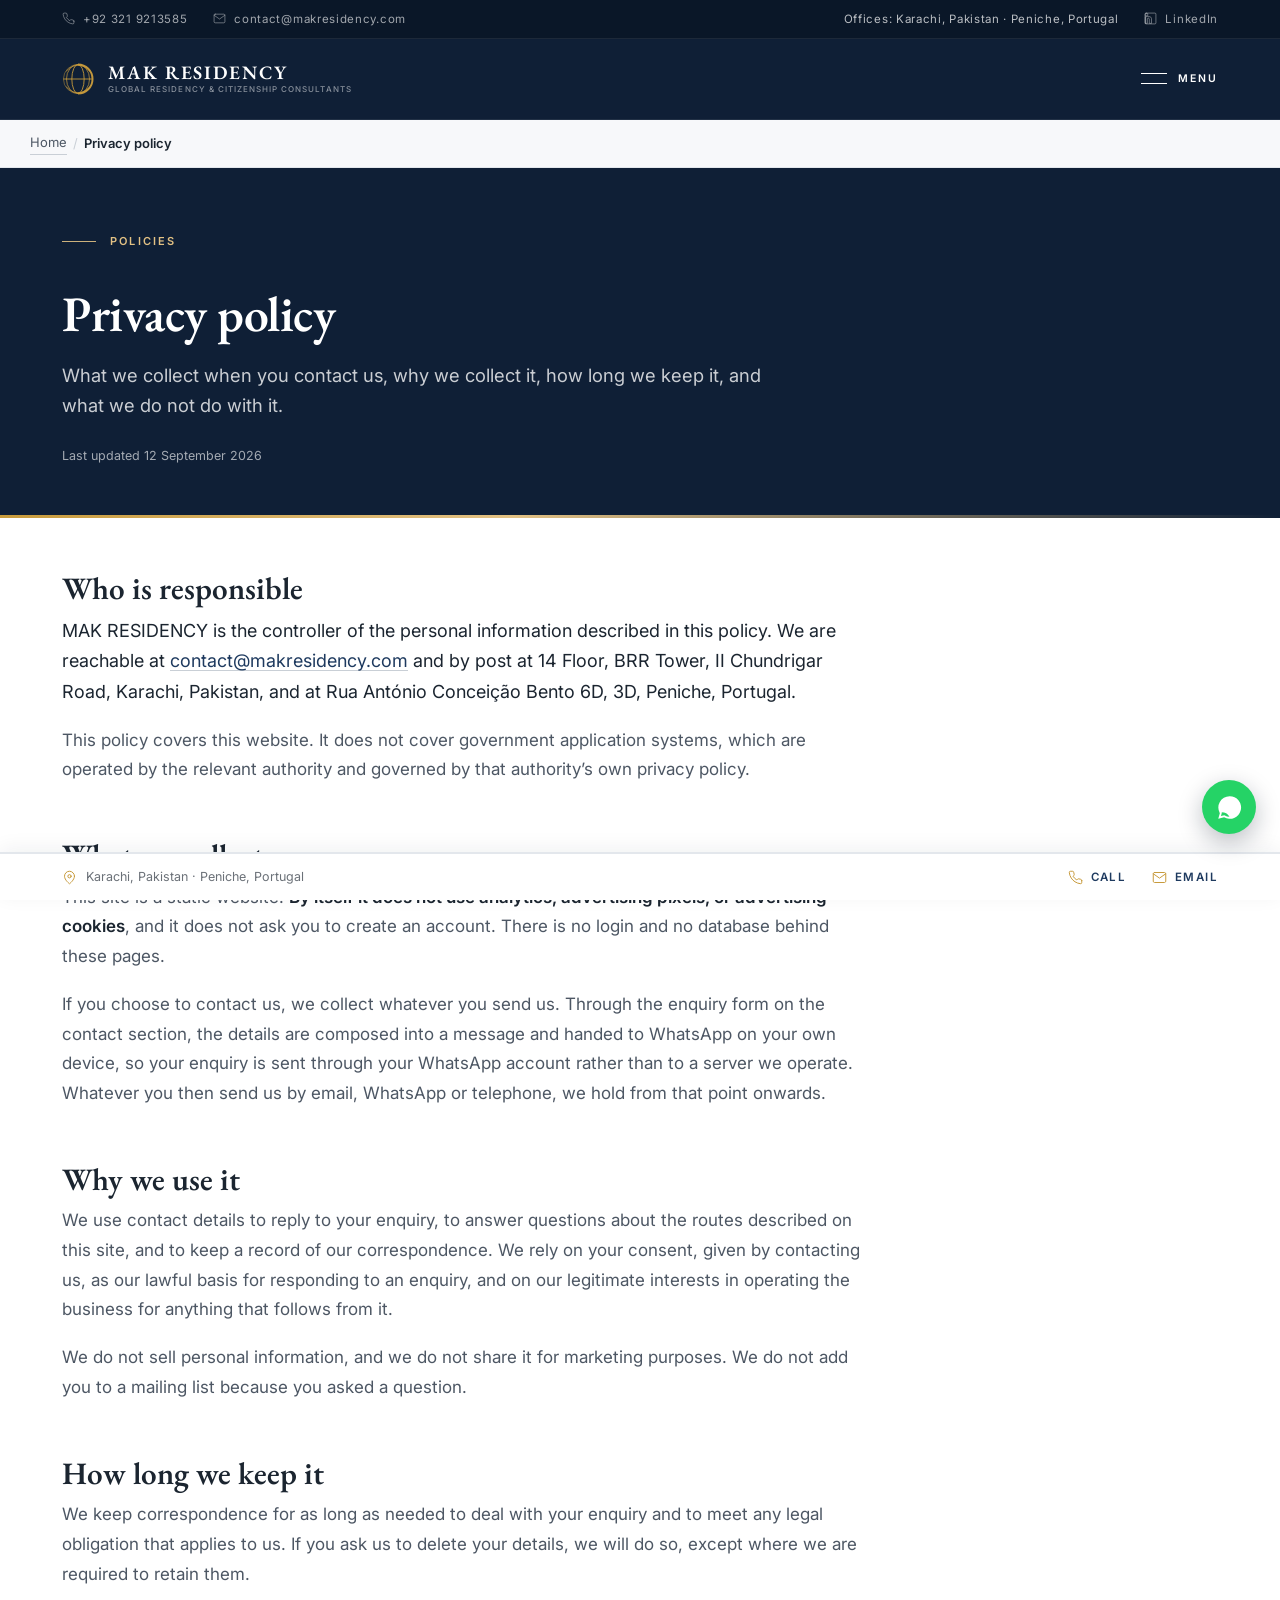
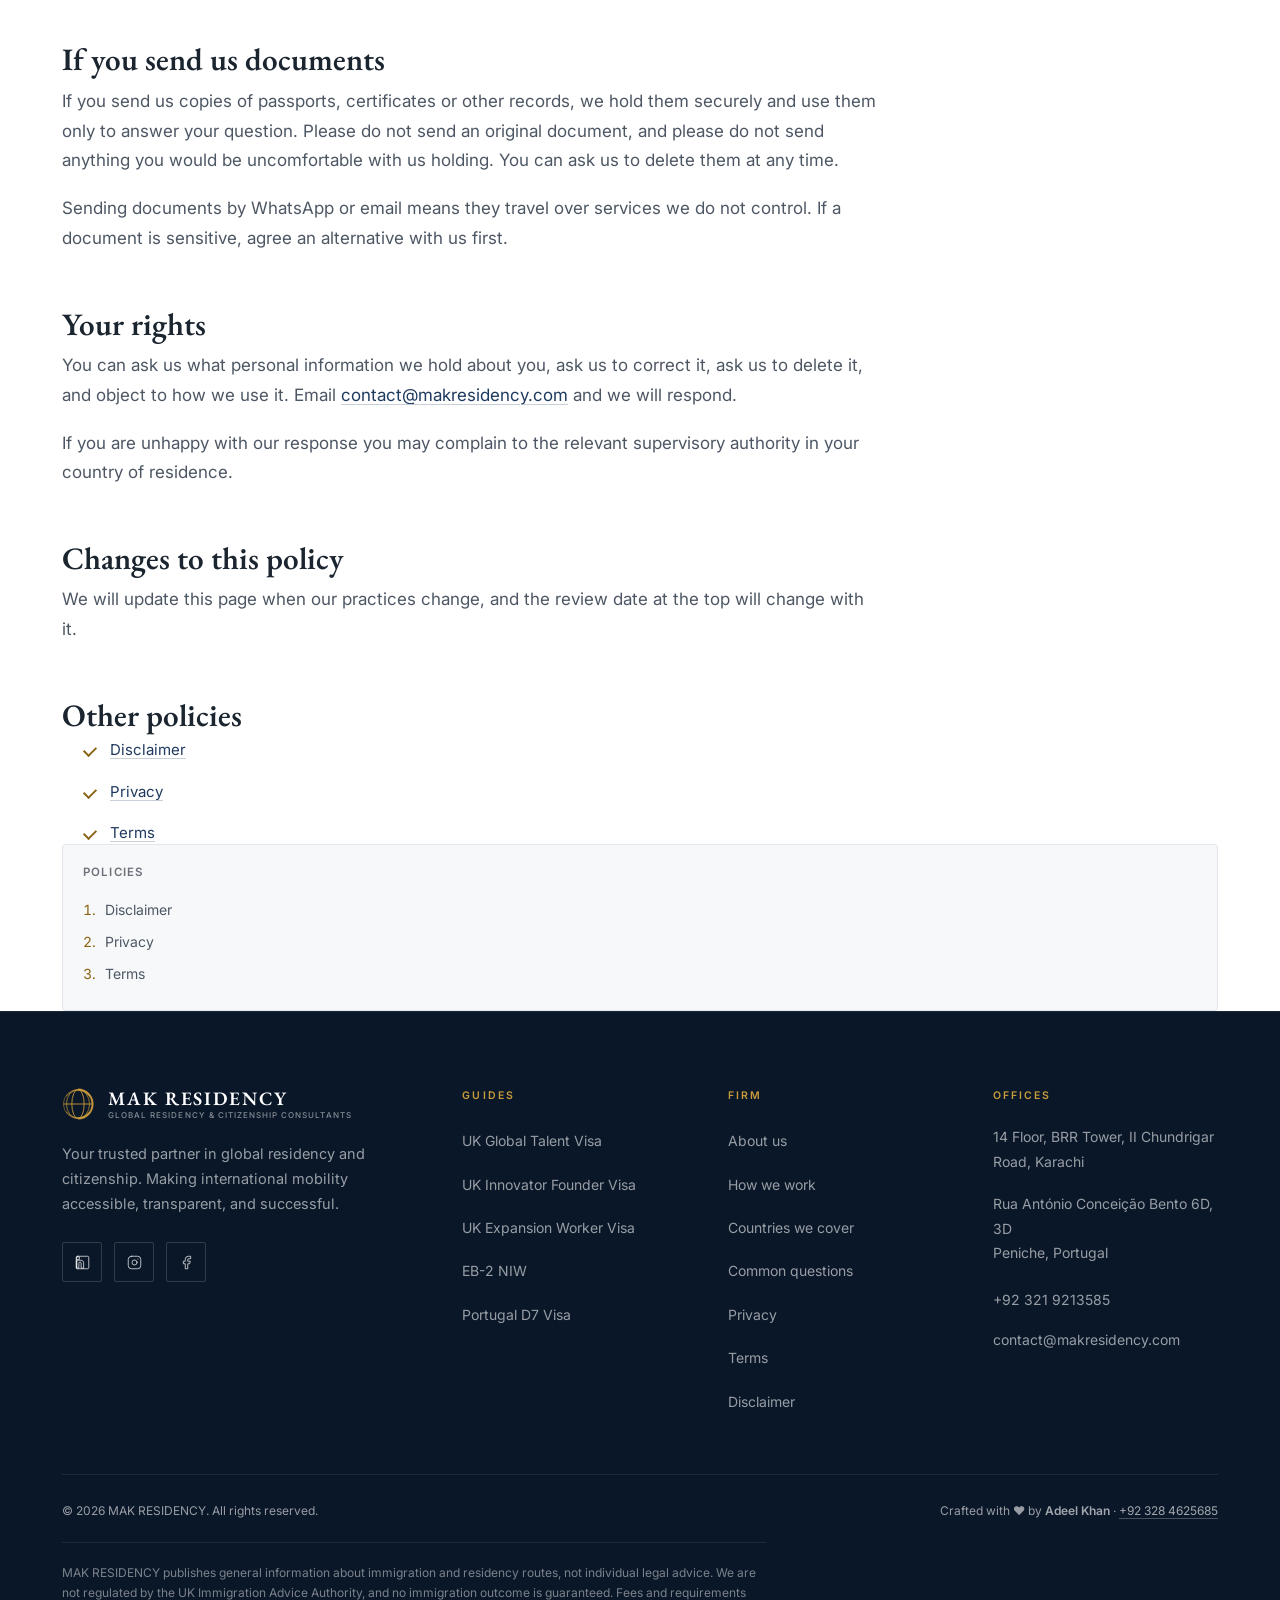
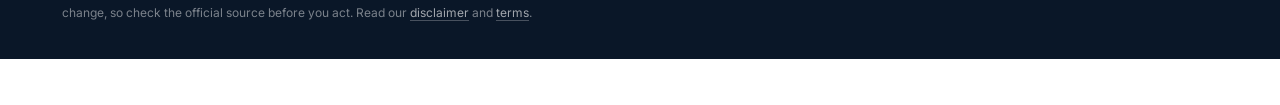
<file: privacy/index.html>
<!doctype html>
<html lang="en">
<head>
    <!-- Google Tag Manager -->
    <script>(function(w,d,s,l,i){w[l]=w[l]||[];w[l].push({'gtm.start':
        new Date().getTime(),event:'gtm.js'});var f=d.getElementsByTagName(s)[0],
        j=d.createElement(s),dl=l!='dataLayer'?'&l='+l:'';j.async=true;j.src=
        'https://www.googletagmanager.com/gtm.js?id='+i+dl;f.parentNode.insertBefore(j,f);
    })(window,document,'script','dataLayer','GTM-MFCZLWBB');</script>
    <!-- End Google Tag Manager -->
    <meta charset="UTF-8">
    <meta name="viewport" content="width=device-width, initial-scale=1.0">
    <meta name="robots" content="index, follow, max-image-preview:large">
    <title>Privacy policy | MAK RESIDENCY</title>
    <meta name="description" content="How MAK RESIDENCY collects, uses and protects the personal information you send through this website, including the WhatsApp enquiry form.">
    <meta name="author" content="MAK RESIDENCY">
    <meta name="theme-color" content="#0f1f36">
    <link rel="canonical" href="https://makresidency.com/privacy/">

    <meta property="og:type" content="article">
    <meta property="og:site_name" content="MAK RESIDENCY">
    <meta property="og:locale" content="en_GB">
    <meta property="og:title" content="Privacy policy | MAK RESIDENCY">
    <meta property="og:description" content="How MAK RESIDENCY collects, uses and protects the personal information you send through this website, including the WhatsApp enquiry form.">
    <meta property="og:url" content="https://makresidency.com/privacy/">
    <meta property="og:image" content="https://makresidency.com/assets/og-image.png">
    <meta property="og:image:width" content="1200">
    <meta property="og:image:height" content="630">
    <meta property="og:image:alt" content="MAK RESIDENCY - Global Residency &amp; Citizenship Consultants">
    <meta name="twitter:card" content="summary_large_image">
    <meta name="twitter:title" content="Privacy policy | MAK RESIDENCY">
    <meta name="twitter:description" content="How MAK RESIDENCY collects, uses and protects the personal information you send through this website, including the WhatsApp enquiry form.">
    <meta name="twitter:image" content="https://makresidency.com/assets/og-image.png">

    <link rel="preconnect" href="https://fonts.googleapis.com">
    <link rel="preconnect" href="https://fonts.gstatic.com" crossorigin>
    <link rel="stylesheet" href="https://fonts.googleapis.com/css2?family=EB+Garamond:ital,wght@0,400;0,500;0,600;0,700;1,400;1,500&family=Inter:wght@300;400;500;600;700&display=swap">
    <link rel="stylesheet" href="../styles.css">
    <link rel="icon" type="image/svg+xml" href="../favicon.svg">
    <link rel="apple-touch-icon" href="../assets/apple-touch-icon.png">
    <link rel="me" href="https://www.instagram.com/Residency.mak">

    <script type="application/ld+json">{
  "@context": "https://schema.org",
  "@graph": [
    {
      "@type": [
        "Organization",
        "ProfessionalService"
      ],
      "@id": "https://makresidency.com/#organisation",
      "name": "MAK RESIDENCY",
      "alternateName": "MAK Residency Global Residency & Citizenship Consultants",
      "url": "https://makresidency.com/",
      "description": "MAK RESIDENCY is a consultancy providing expert guidance on global residency and citizenship pathways, including UK, US and Portuguese routes for business owners, skilled professionals, founders and investors.",
      "slogan": "Global Residency & Citizenship Consultants",
      "foundingDate": "2011",
      "logo": {
        "@type": "ImageObject",
        "url": "https://makresidency.com/favicon.svg"
      },
      "image": {
        "@type": "ImageObject",
        "url": "https://makresidency.com/assets/og-image.png",
        "width": 1200,
        "height": 630
      },
      "telephone": "+92-321-9213585",
      "email": "contact@makresidency.com",
      "location": [
        {
          "@type": "PostalAddress",
          "streetAddress": "14 Floor, BRR Tower, II Chundrigar Road",
          "addressLocality": "Karachi",
          "addressRegion": "Sindh",
          "addressCountry": "PK"
        },
        {
          "@type": "PostalAddress",
          "streetAddress": "Rua Antonio Conceicao Bento 6D, 3D",
          "addressLocality": "Peniche",
          "addressRegion": "Leiria",
          "postalCode": "2560-392",
          "addressCountry": "PT"
        }
      ],
      "areaServed": [
        {
          "@type": "Country",
          "name": "United Arab Emirates"
        },
        {
          "@type": "Country",
          "name": "Saudi Arabia"
        },
        {
          "@type": "Country",
          "name": "Bahrain"
        },
        {
          "@type": "Country",
          "name": "Qatar"
        },
        {
          "@type": "Country",
          "name": "Kuwait"
        },
        {
          "@type": "Country",
          "name": "Oman"
        },
        {
          "@type": "Country",
          "name": "United Kingdom"
        },
        {
          "@type": "Country",
          "name": "United States"
        },
        {
          "@type": "Country",
          "name": "Portugal"
        },
        {
          "@type": "AdministrativeArea",
          "name": "Europe"
        },
        {
          "@type": "AdministrativeArea",
          "name": "Middle East"
        },
        {
          "@type": "AdministrativeArea",
          "name": "Americas"
        }
      ],
      "knowsLanguage": [
        "en",
        "ur",
        "pa",
        "hi",
        "ar"
      ],
      "sameAs": [
        "https://www.linkedin.com/company/mak-residency/",
        "https://www.instagram.com/Residency.mak",
        "https://www.facebook.com/profile.php?id=61595228504606"
      ],
      "contactPoint": [
        {
          "@type": "ContactPoint",
          "contactType": "Enquiries",
          "telephone": "+92-321-9213585",
          "email": "contact@makresidency.com",
          "availableLanguage": [
            "en",
            "ur",
            "pa",
            "hi",
            "ar"
          ],
          "areaServed": [
            "AE",
            "SA",
            "BH",
            "QA",
            "KW",
            "OM"
          ]
        }
      ]
    },
    {
      "@type": "WebSite",
      "@id": "https://makresidency.com/#website",
      "url": "https://makresidency.com/",
      "name": "MAK RESIDENCY",
      "inLanguage": "en",
      "publisher": {
        "@id": "https://makresidency.com/#organisation"
      }
    },
    {
      "@type": "WebPage",
      "@id": "https://makresidency.com/privacy/#webpage",
      "url": "https://makresidency.com/privacy/",
      "name": "Privacy policy | MAK RESIDENCY",
      "description": "How MAK RESIDENCY collects, uses and protects the personal information you send through this website, including the WhatsApp enquiry form.",
      "isPartOf": {
        "@id": "https://makresidency.com/#website"
      },
      "about": {
        "@id": "https://makresidency.com/#organisation"
      },
      "dateModified": "2026-09-12",
      "inLanguage": "en"
    },
    {
      "@type": "BreadcrumbList",
      "@id": "https://makresidency.com/#breadcrumb",
      "itemListElement": [
        {
          "@type": "ListItem",
          "position": 1,
          "name": "Home",
          "item": "https://makresidency.com../index.html"
        },
        {
          "@type": "ListItem",
          "position": 2,
          "name": "Privacy policy"
        }
      ]
    }
  ]
}</script>

    <script>document.documentElement.className += ' js';</script>
</head>
<body>
<!-- Google Tag Manager (noscript) -->
<noscript><iframe src="https://www.googletagmanager.com/ns.html?id=GTM-MFCZLWBB"
height="0" width="0" style="display:none;visibility:hidden"></iframe></noscript>
<!-- End Google Tag Manager (noscript) -->
<a class="skip-link" href="#main">Skip to content</a>

<header class="site-header" id="siteHeader">
    <div class="utility-bar">
        <div class="container utility-inner">
            <div class="utility-group">
                <a class="utility-link" href="tel:+923219213585"><svg class="icon" viewBox="0 0 24 24" aria-hidden="true" focusable="false"><path d="M22 16.92v3a2 2 0 0 1-2.18 2 19.79 19.79 0 0 1-8.63-3.07 19.5 19.5 0 0 1-6-6 19.79 19.79 0 0 1-3.07-8.67A2 2 0 0 1 4.11 2h3a2 2 0 0 1 2 1.72c.13.96.36 1.9.7 2.81a2 2 0 0 1-.45 2.11L8.09 9.91a16 16 0 0 0 6 6l1.27-1.27a2 2 0 0 1 2.11-.45c.91.34 1.85.57 2.81.7A2 2 0 0 1 22 16.92z"/></svg><span>+92 321 9213585</span></a>
                <a class="utility-link" href="mailto:contact@makresidency.com"><svg class="icon" viewBox="0 0 24 24" aria-hidden="true" focusable="false"><path d="M4 4h16c1.1 0 2 .9 2 2v12c0 1.1-.9 2-2 2H4c-1.1 0-2-.9-2-2V6c0-1.1.9-2 2-2z"/><path d="M22 6l-10 7L2 6"/></svg><span>contact@makresidency.com</span></a>
            </div>
            <div class="utility-group utility-group--end">
                <span class="utility-note">Offices: Karachi, Pakistan &middot; Peniche, Portugal</span>
                <a class="utility-link" href="https://www.linkedin.com/company/mak-residency/" target="_blank" rel="noopener noreferrer me"><svg class="icon" viewBox="0 0 24 24" aria-hidden="true" focusable="false"><rect x="3" y="3" width="4" height="4"/><line x1="3" y1="10" x2="3" y2="21"/><path d="M10 8.5c2.2 0 3.8 1.7 3.8 3.8v8.7h-4V13c0-1-.8-1.8-1.8-1.8S6.2 12 6.2 13v8h-4V8.5h4z"/><rect width="20" height="20" x="2" y="2" rx="2"/></svg><span>LinkedIn</span></a>
            </div>
        </div>
    </div>

    <div class="nav-bar">
        <div class="container nav-inner">
            <a class="brand" href="../index.html" aria-label="MAK RESIDENCY home">
                <span class="brand-mark" aria-hidden="true">
                        <svg viewBox="0 0 40 40" focusable="false">
                            <circle cx="20" cy="20" r="18.2" fill="none" stroke="currentColor" stroke-width="1.1" opacity=".55"/>
                            <ellipse cx="20" cy="20" rx="7.7" ry="18.2" fill="none" stroke="currentColor" stroke-width="1.1"/>
                            <ellipse cx="20" cy="20" rx="14.4" ry="18.2" fill="none" stroke="currentColor" stroke-width="1.1" opacity=".8"/>
                            <path d="M1.8 20h36.4" stroke="currentColor" stroke-width="1.1"/>
                            <path d="M5.2 10.6a18.2 18.2 0 0 1 29.6 0" fill="none" stroke="currentColor" stroke-width="1.1" opacity=".8"/>
                            <path d="M5.2 29.4a18.2 18.2 0 0 0 29.6 0" fill="none" stroke="currentColor" stroke-width="1.1" opacity=".8"/>
                            <path d="M20 1.8A18.2 18.2 0 0 1 20 38.2" fill="none" stroke="currentColor" stroke-width="2.4" opacity=".95"/>
                        </svg>
                    </span>
                <span class="brand-text">
                        <span class="brand-name">MAK RESIDENCY</span>
                        <span class="brand-sub">Global Residency &amp; Citizenship Consultants</span>
                    </span>
            </a>

            <nav class="primary-nav" id="primaryNav" aria-label="Primary">
                <ul class="nav-list">
                    <li><a href="../index.html#business-migration">Business Migration</a></li>
                    <li><a href="../index.html#skilled-immigration">Skilled Immigration</a></li>
                    <li><a href="../index.html#other-programs">Other Programs</a></li>
                    <li><a href="../index.html#countries">Countries</a></li>
                    <li><a href="../index.html#why-us">Why Us</a></li>
                    <li><a href="../index.html#contact" class="nav-cta">Contact</a></li>
                </ul>
            </nav>

            <button class="nav-toggle" id="navToggle" type="button" aria-expanded="false" aria-controls="primaryNav">
                <span class="nav-toggle-box" aria-hidden="true"><i></i><i></i></span>
                <span class="nav-toggle-text">Menu</span>
            </button>
        </div>
    </div>
</header>
<nav class="breadcrumbs" aria-label="Breadcrumb">
    <div class="container breadcrumbs-inner">
        <ol>
            <li><a href="../index.html">Home</a></li>
            <li><span aria-current="page">Privacy policy</span></li>
        </ol>
    </div>
</nav>

<main id="main">
    <section class="page-hero page-hero--compact">
        <div class="container">
            <p class="eyebrow"><span class="eyebrow-rule" aria-hidden="true"></span>Policies</p>
            <h1 class="page-title">Privacy policy</h1>
            <p class="page-lede">What we collect when you contact us, why we collect it, how long we keep it, and what we do not do with it.</p>
            <div class="page-meta">
                <span>Last updated 12 September 2026</span>
            </div>
        </div>
    </section>

    <div class="container legal-layout">
        <article class="prose">
<h2 id="who">Who is responsible</h2>
<p>MAK RESIDENCY is the controller of the personal information described in this policy. We are reachable at <a href="mailto:contact@makresidency.com">contact@makresidency.com</a> and by post at 14 Floor, BRR Tower, II Chundrigar Road, Karachi, Pakistan, and at Rua Ant&oacute;nio Concei&ccedil;&atilde;o Bento 6D, 3D, Peniche, Portugal.</p>
<p>This policy covers this website. It does not cover government application systems, which are operated by the relevant authority and governed by that authority&rsquo;s own privacy policy.</p>

<h2 id="collect">What we collect</h2>
<p>This site is a static website. <strong>By itself it does not use analytics, advertising pixels, or advertising cookies</strong>, and it does not ask you to create an account. There is no login and no database behind these pages.</p>
<p>If you choose to contact us, we collect whatever you send us. Through the enquiry form on the contact section, the details are composed into a message and handed to WhatsApp on your own device, so your enquiry is sent through your WhatsApp account rather than to a server we operate. Whatever you then send us by email, WhatsApp or telephone, we hold from that point onwards.</p>

<h2 id="use">Why we use it</h2>
<p>We use contact details to reply to your enquiry, to answer questions about the routes described on this site, and to keep a record of our correspondence. We rely on your consent, given by contacting us, as our lawful basis for responding to an enquiry, and on our legitimate interests in operating the business for anything that follows from it.</p>
<p>We do not sell personal information, and we do not share it for marketing purposes. We do not add you to a mailing list because you asked a question.</p>

<h2 id="keep">How long we keep it</h2>
<p>We keep correspondence for as long as needed to deal with your enquiry and to meet any legal obligation that applies to us. If you ask us to delete your details, we will do so, except where we are required to retain them.</p>

<h2 id="files">If you send us documents</h2>
<p>If you send us copies of passports, certificates or other records, we hold them securely and use them only to answer your question. Please do not send an original document, and please do not send anything you would be uncomfortable with us holding. You can ask us to delete them at any time.</p>
<p>Sending documents by WhatsApp or email means they travel over services we do not control. If a document is sensitive, agree an alternative with us first.</p>

<h2 id="rights">Your rights</h2>
<p>You can ask us what personal information we hold about you, ask us to correct it, ask us to delete it, and object to how we use it. Email <a href="mailto:contact@makresidency.com">contact@makresidency.com</a> and we will respond.</p>
<p>If you are unhappy with our response you may complain to the relevant supervisory authority in your country of residence.</p>

<h2 id="changes">Changes to this policy</h2>
<p>We will update this page when our practices change, and the review date at the top will change with it.</p>

<h2 id="more-policies">Other policies</h2>
<ul class="sources">
                    <li><a href="../disclaimer/">Disclaimer</a></li>
                    <li><a href="#" aria-current="page">Privacy</a></li>
                    <li><a href="../terms/">Terms</a></li>
</ul>
        </article>
        <aside class="toc" aria-label="Policies">
            <h2>Policies</h2>
            <ol>
                <li><a href="../disclaimer/">Disclaimer</a></li>
                <li><a href="../privacy/">Privacy</a></li>
                <li><a href="../terms/">Terms</a></li>
            </ol>
        </aside>
    </div>
</main>

<footer class="site-footer">
    <div class="container">
        <div class="footer-grid">
            <div class="footer-brand">
                <a class="brand brand--footer" href="../index.html" aria-label="MAK RESIDENCY home">
                    <span class="brand-mark" aria-hidden="true">
                        <svg viewBox="0 0 40 40" focusable="false">
                            <circle cx="20" cy="20" r="18.2" fill="none" stroke="currentColor" stroke-width="1.1" opacity=".55"/>
                            <ellipse cx="20" cy="20" rx="7.7" ry="18.2" fill="none" stroke="currentColor" stroke-width="1.1"/>
                            <ellipse cx="20" cy="20" rx="14.4" ry="18.2" fill="none" stroke="currentColor" stroke-width="1.1" opacity=".8"/>
                            <path d="M1.8 20h36.4" stroke="currentColor" stroke-width="1.1"/>
                            <path d="M5.2 10.6a18.2 18.2 0 0 1 29.6 0" fill="none" stroke="currentColor" stroke-width="1.1" opacity=".8"/>
                            <path d="M5.2 29.4a18.2 18.2 0 0 0 29.6 0" fill="none" stroke="currentColor" stroke-width="1.1" opacity=".8"/>
                            <path d="M20 1.8A18.2 18.2 0 0 1 20 38.2" fill="none" stroke="currentColor" stroke-width="2.4" opacity=".95"/>
                        </svg>
                    </span>
                    <span class="brand-text">
                        <span class="brand-name">MAK RESIDENCY</span>
                        <span class="brand-sub">Global Residency &amp; Citizenship Consultants</span>
                    </span>
                </a>
                <p class="footer-blurb">Your trusted partner in global residency and citizenship. Making international mobility accessible, transparent, and successful.</p>
                <ul class="footer-social">
                    <li>
                        <a href="https://www.linkedin.com/company/mak-residency/" target="_blank" rel="noopener noreferrer me" aria-label="LinkedIn"><svg class="icon" viewBox="0 0 24 24" aria-hidden="true" focusable="false"><rect x="3" y="3" width="4" height="4"/><line x1="3" y1="10" x2="3" y2="21"/><path d="M10 8.5c2.2 0 3.8 1.7 3.8 3.8v8.7h-4V13c0-1-.8-1.8-1.8-1.8S6.2 12 6.2 13v8h-4V8.5h4z"/><rect width="20" height="20" x="2" y="2" rx="2"/></svg></a>
                    </li>
                    <li>
                        <a href="https://www.instagram.com/Residency.mak" target="_blank" rel="noopener noreferrer me" aria-label="Instagram"><svg class="icon" viewBox="0 0 24 24" aria-hidden="true" focusable="false"><rect x="2" y="2" width="20" height="20" rx="5"/><path d="M16 11.4A4 4 0 1 1 12.6 8a4 4 0 0 1 3.4 3.4z"/><path d="M17.5 6.5h.01"/></svg></a>
                    </li>
                    <li>
                        <a href="https://www.facebook.com/profile.php?id=61595228504606" target="_blank" rel="noopener noreferrer" aria-label="Facebook"><svg class="icon" viewBox="0 0 24 24" aria-hidden="true" focusable="false"><path d="M18 2h-3a5 5 0 0 0-5 5v3H7v4h3v8h4v-8h3l1-4h-4V7a1 1 0 0 1 1-1h3z"/></svg></a>
                    </li>
                </ul>
            </div>

            <nav class="footer-col" aria-label="Detailed guides">
                <h2 class="footer-heading">Guides</h2>
                <ul>
                    <li><a href="../uk-global-talent/">UK Global Talent Visa</a></li>
                    <li><a href="../uk-innovator-founder/">UK Innovator Founder Visa</a></li>
                    <li><a href="../uk-expansion-worker/">UK Expansion Worker Visa</a></li>
                    <li><a href="../eb-2-niw/">EB-2 NIW</a></li>
                    <li><a href="../portugal-d7-visa/">Portugal D7 Visa</a></li>
                </ul>
            </nav>

            <nav class="footer-col" aria-label="Firm">
                <h2 class="footer-heading">Firm</h2>
                <ul>
                    <li><a href="../index.html#why-us">About us</a></li>
                    <li><a href="../index.html#journey">How we work</a></li>
                    <li><a href="../index.html#countries">Countries we cover</a></li>
                    <li><a href="../index.html#faq">Common questions</a></li>
                    <li><a href="../privacy/">Privacy</a></li>
                    <li><a href="../terms/">Terms</a></li>
                    <li><a href="../disclaimer/">Disclaimer</a></li>
                </ul>
            </nav>

            <div class="footer-col">
                <h2 class="footer-heading">Offices</h2>
                <address class="footer-address">
                    14 Floor, BRR Tower, II Chundrigar Road, Karachi
                </address>
                <address class="footer-address">
                    Rua Ant&oacute;nio Concei&ccedil;&atilde;o Bento 6D, 3D<br>
                    Peniche, Portugal
                </address>
                <ul class="footer-contact">
                    <li><a href="tel:+923219213585">+92 321 9213585</a></li>
                    <li><a href="mailto:contact@makresidency.com">contact@makresidency.com</a></li>
                </ul>
            </div>
        </div>

        <div class="footer-bottom">
            <p class="copyright">&copy; 2026 MAK RESIDENCY. All rights reserved.</p>
                <p class="footer-credit">Crafted with <span aria-hidden="true">&#10084;</span> by <strong>Adeel Khan</strong> &middot; <a href="tel:+923284625685">+92 328 4625685</a></p>
        </div>

        <p class="footer-legal">MAK RESIDENCY publishes general information about immigration and residency routes, not individual legal advice. We are not regulated by the UK Immigration Advice Authority, and no immigration outcome is guaranteed. Fees and requirements change, so check the official source before you act. Read our <a href="../disclaimer/">disclaimer</a> and <a href="../terms/">terms</a>.</p>
    </div>
</footer>

<!-- ========================= Floating actions ========================= -->
<a class="whatsapp-float" href="https://wa.me/923219213585" target="_blank" rel="noopener noreferrer" aria-label="Chat with us on WhatsApp">
    <svg viewBox="0 0 24 24" aria-hidden="true" focusable="false"><path d="M17.5 14.4c-.3-.1-1.8-.9-2-1-.3-.1-.5-.1-.7.1-.2.3-.8 1-.9 1.2-.2.2-.3.2-.6.1-.3-.2-1.3-.5-2.4-1.5-.9-.8-1.5-1.8-1.7-2.1-.2-.3 0-.4.1-.6l.5-.5c.1-.2.2-.3.3-.5 0-.2 0-.4-.1-.5l-1-2.3c-.2-.6-.5-.5-.7-.5h-.6c-.2 0-.5.1-.8.4-.3.3-1 1-1 2.5s1.1 2.9 1.2 3.1c.2.2 2.1 3.2 5.1 4.5.7.3 1.3.5 1.7.6.7.2 1.4.2 1.9.1.6-.1 1.8-.7 2-1.4.2-.7.2-1.3.2-1.4-.1-.2-.3-.3-.5-.4zM12 2a10 10 0 0 0-8.6 15L2 22l5.2-1.4A10 10 0 1 0 12 2zm0 18.2a8.2 8.2 0 0 1-4.2-1.2l-.3-.2-3.1.8.8-3-.2-.3a8.2 8.2 0 0 1 7 3.9z"/></svg>
</a>

<div class="dock" id="dock">
    <div class="dock-panel" id="dockPanel">
        <div class="container dock-panel-inner">
            <p class="dock-panel-label">Our offices</p>
            <div class="dock-panel-office">
                <address class="dock-panel-address">14 Floor, BRR Tower, II Chundrigar Road, Karachi</address>
                <a class="dock-panel-map" href="https://maps.google.com/?q=14+Floor+BRR+Tower+II+Chundrigar+Road+Karachi" target="_blank" rel="noopener noreferrer">View on map</a>
            </div>
            <div class="dock-panel-office">
                <address class="dock-panel-address">Rua Ant&oacute;nio Concei&ccedil;&atilde;o Bento 6D, 3D, Peniche, Portugal</address>
                <a class="dock-panel-map" href="https://maps.google.com/?q=Rua+Ant%C3%B3nio+Concei%C3%A7%C3%A3o+Bento+6D+Peniche+Portugal" target="_blank" rel="noopener noreferrer">View on map</a>
            </div>
        </div>
    </div>
    <div class="dock-bar">
        <div class="container dock-inner">
            <span class="dock-office"><svg class="icon" viewBox="0 0 24 24" aria-hidden="true" focusable="false"><path d="M20 10c0 6-8 12-8 12S4 16 4 10a8 8 0 0 1 16 0z"/><circle cx="12" cy="10" r="2.6"/></svg><span>Karachi, Pakistan &middot; Peniche, Portugal</span></span>
            <span class="dock-actions">
                <a class="dock-link" href="tel:+923219213585"><svg class="icon" viewBox="0 0 24 24" aria-hidden="true" focusable="false"><path d="M22 16.92v3a2 2 0 0 1-2.18 2 19.79 19.79 0 0 1-8.63-3.07 19.5 19.5 0 0 1-6-6 19.79 19.79 0 0 1-3.07-8.67A2 2 0 0 1 4.11 2h3a2 2 0 0 1 2 1.72c.13.96.36 1.9.7 2.81a2 2 0 0 1-.45 2.11L8.09 9.91a16 16 0 0 0 6 6l1.27-1.27a2 2 0 0 1 2.11-.45c.91.34 1.85.57 2.81.7A2 2 0 0 1 22 16.92z"/></svg><span>Call</span></a>
                <a class="dock-link" href="mailto:contact@makresidency.com"><svg class="icon" viewBox="0 0 24 24" aria-hidden="true" focusable="false"><path d="M4 4h16c1.1 0 2 .9 2 2v12c0 1.1-.9 2-2 2H4c-1.1 0-2-.9-2-2V6c0-1.1.9-2 2-2z"/><path d="M22 6l-10 7L2 6"/></svg><span>Email</span></a>
                <button class="dock-toggle" id="dockToggle" type="button" aria-expanded="false" aria-controls="dockPanel"><svg class="icon" viewBox="0 0 24 24" aria-hidden="true" focusable="false"><path d="M20 10c0 6-8 12-8 12S4 16 4 10a8 8 0 0 1 16 0z"/><circle cx="12" cy="10" r="2.6"/></svg><span>Office</span></button>
            </span>
        </div>
    </div>
</div>

<script src="../script.js"></script>
</body>
</html>
</file>
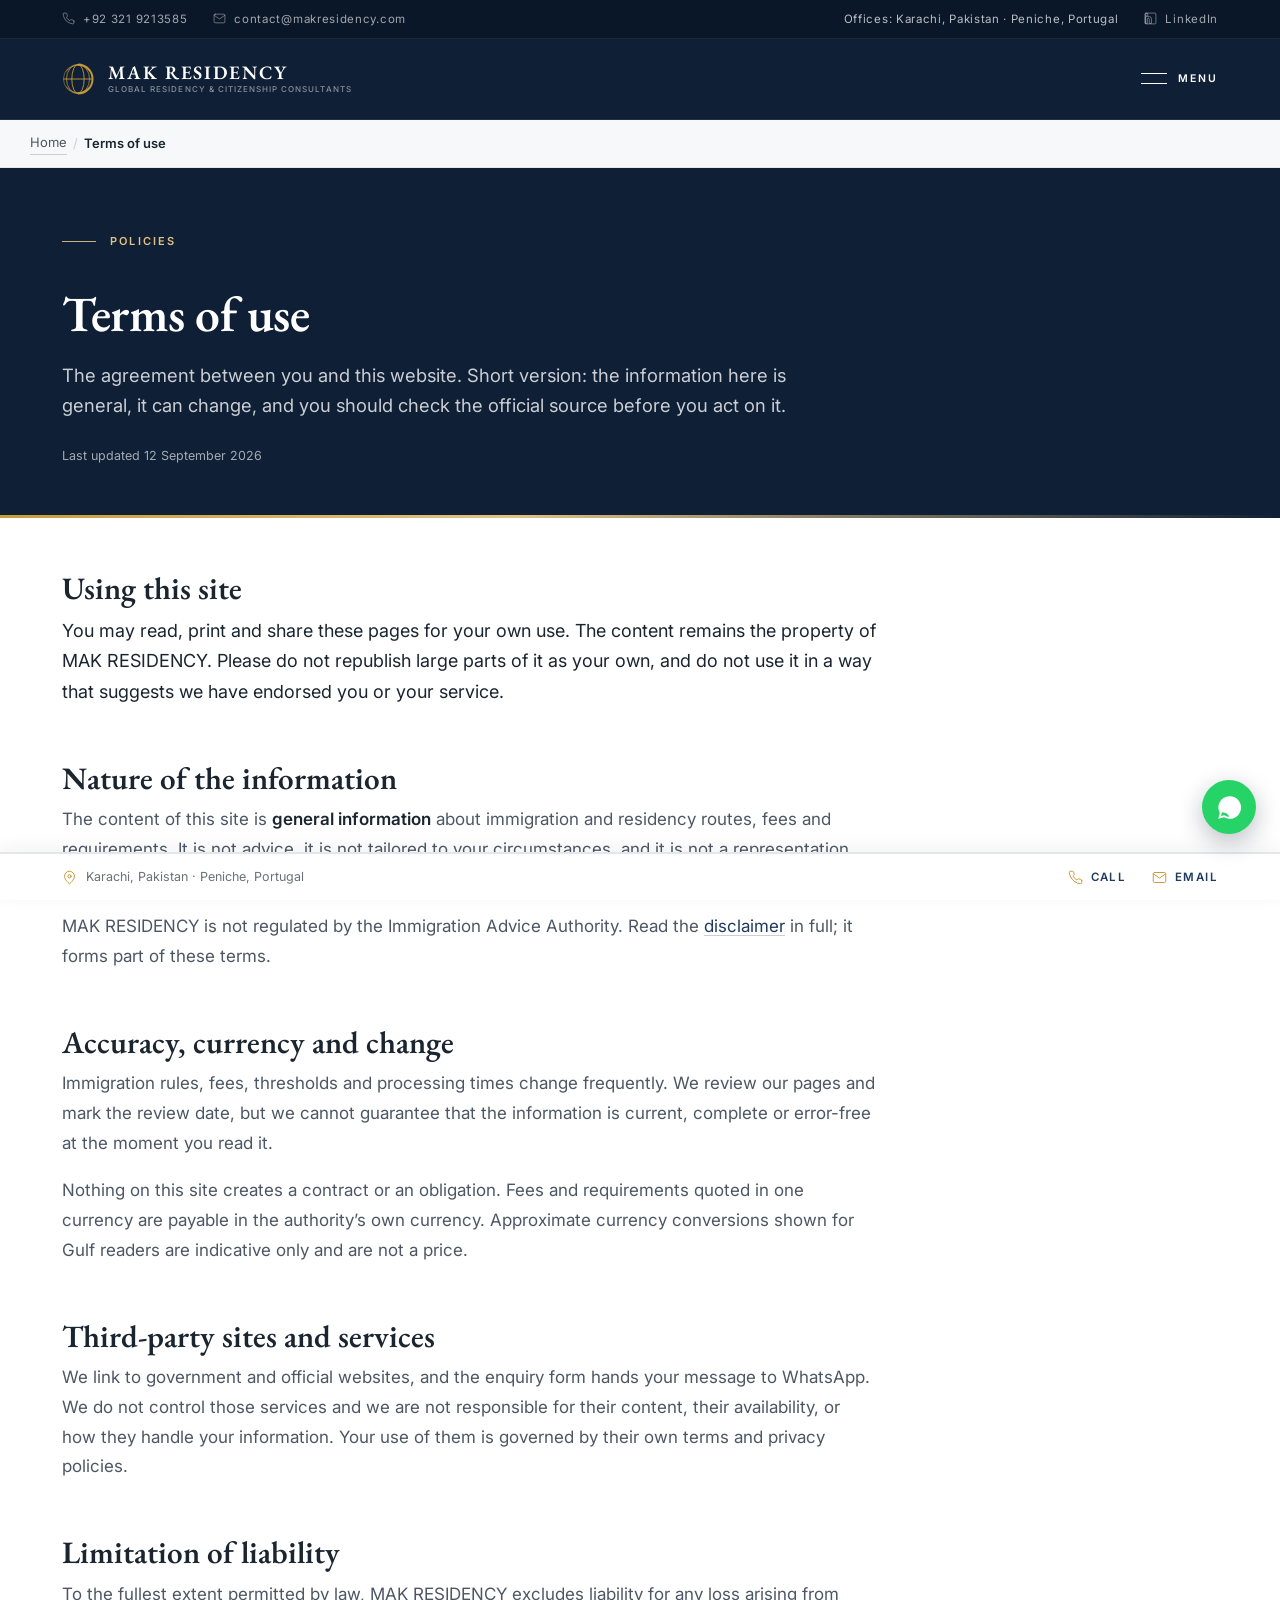
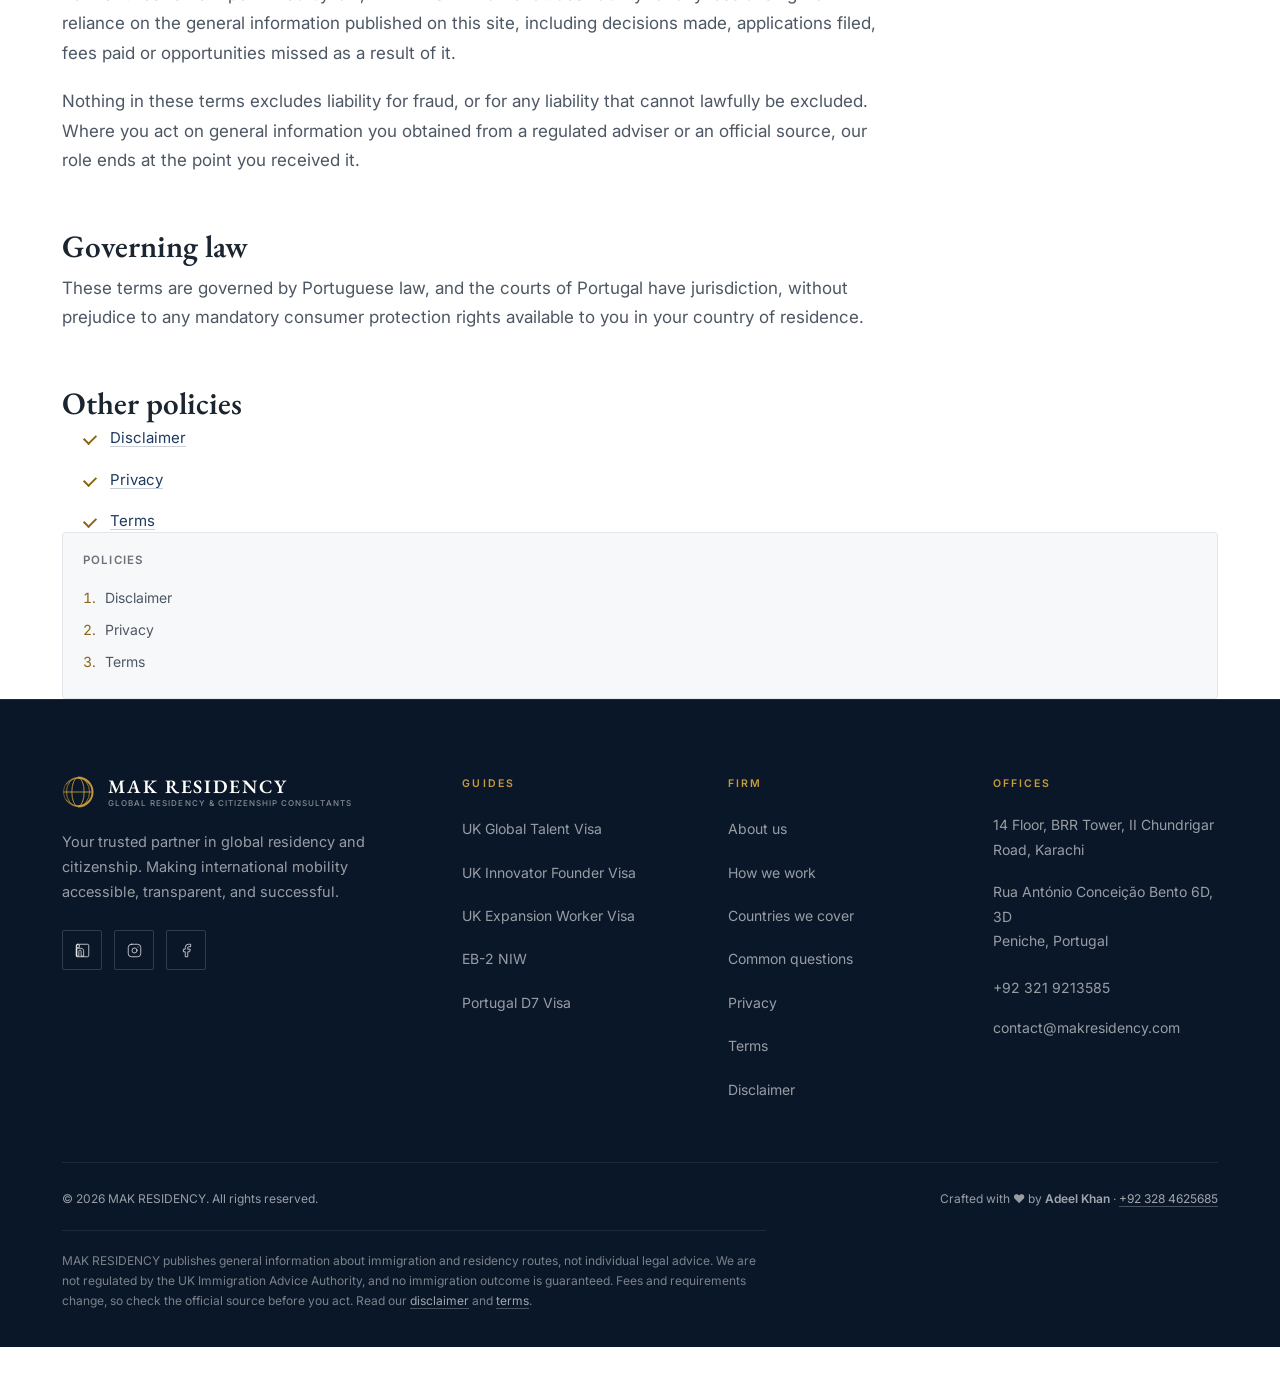
<file: terms/index.html>
<!doctype html>
<html lang="en">
<head>
    <!-- Google Tag Manager -->
    <script>(function(w,d,s,l,i){w[l]=w[l]||[];w[l].push({'gtm.start':
        new Date().getTime(),event:'gtm.js'});var f=d.getElementsByTagName(s)[0],
        j=d.createElement(s),dl=l!='dataLayer'?'&l='+l:'';j.async=true;j.src=
        'https://www.googletagmanager.com/gtm.js?id='+i+dl;f.parentNode.insertBefore(j,f);
    })(window,document,'script','dataLayer','GTM-MFCZLWBB');</script>
    <!-- End Google Tag Manager -->
    <meta charset="UTF-8">
    <meta name="viewport" content="width=device-width, initial-scale=1.0">
    <meta name="robots" content="index, follow, max-image-preview:large">
    <title>Terms of use | MAK RESIDENCY</title>
    <meta name="description" content="The terms on which you may use the MAK RESIDENCY website, the limits of the information published on it, and the limits of liability that apply.">
    <meta name="author" content="MAK RESIDENCY">
    <meta name="theme-color" content="#0f1f36">
    <link rel="canonical" href="https://makresidency.com/terms/">

    <meta property="og:type" content="article">
    <meta property="og:site_name" content="MAK RESIDENCY">
    <meta property="og:locale" content="en_GB">
    <meta property="og:title" content="Terms of use | MAK RESIDENCY">
    <meta property="og:description" content="The terms on which you may use the MAK RESIDENCY website, the limits of the information published on it, and the limits of liability that apply.">
    <meta property="og:url" content="https://makresidency.com/terms/">
    <meta property="og:image" content="https://makresidency.com/assets/og-image.png">
    <meta property="og:image:width" content="1200">
    <meta property="og:image:height" content="630">
    <meta property="og:image:alt" content="MAK RESIDENCY - Global Residency &amp; Citizenship Consultants">
    <meta name="twitter:card" content="summary_large_image">
    <meta name="twitter:title" content="Terms of use | MAK RESIDENCY">
    <meta name="twitter:description" content="The terms on which you may use the MAK RESIDENCY website, the limits of the information published on it, and the limits of liability that apply.">
    <meta name="twitter:image" content="https://makresidency.com/assets/og-image.png">

    <link rel="preconnect" href="https://fonts.googleapis.com">
    <link rel="preconnect" href="https://fonts.gstatic.com" crossorigin>
    <link rel="stylesheet" href="https://fonts.googleapis.com/css2?family=EB+Garamond:ital,wght@0,400;0,500;0,600;0,700;1,400;1,500&family=Inter:wght@300;400;500;600;700&display=swap">
    <link rel="stylesheet" href="../styles.css">
    <link rel="icon" type="image/svg+xml" href="../favicon.svg">
    <link rel="apple-touch-icon" href="../assets/apple-touch-icon.png">
    <link rel="me" href="https://www.instagram.com/Residency.mak">

    <script type="application/ld+json">{
  "@context": "https://schema.org",
  "@graph": [
    {
      "@type": [
        "Organization",
        "ProfessionalService"
      ],
      "@id": "https://makresidency.com/#organisation",
      "name": "MAK RESIDENCY",
      "alternateName": "MAK Residency Global Residency & Citizenship Consultants",
      "url": "https://makresidency.com/",
      "description": "MAK RESIDENCY is a consultancy providing expert guidance on global residency and citizenship pathways, including UK, US and Portuguese routes for business owners, skilled professionals, founders and investors.",
      "slogan": "Global Residency & Citizenship Consultants",
      "foundingDate": "2011",
      "logo": {
        "@type": "ImageObject",
        "url": "https://makresidency.com/favicon.svg"
      },
      "image": {
        "@type": "ImageObject",
        "url": "https://makresidency.com/assets/og-image.png",
        "width": 1200,
        "height": 630
      },
      "telephone": "+92-321-9213585",
      "email": "contact@makresidency.com",
      "location": [
        {
          "@type": "PostalAddress",
          "streetAddress": "14 Floor, BRR Tower, II Chundrigar Road",
          "addressLocality": "Karachi",
          "addressRegion": "Sindh",
          "addressCountry": "PK"
        },
        {
          "@type": "PostalAddress",
          "streetAddress": "Rua Antonio Conceicao Bento 6D, 3D",
          "addressLocality": "Peniche",
          "addressRegion": "Leiria",
          "postalCode": "2560-392",
          "addressCountry": "PT"
        }
      ],
      "areaServed": [
        {
          "@type": "Country",
          "name": "United Arab Emirates"
        },
        {
          "@type": "Country",
          "name": "Saudi Arabia"
        },
        {
          "@type": "Country",
          "name": "Bahrain"
        },
        {
          "@type": "Country",
          "name": "Qatar"
        },
        {
          "@type": "Country",
          "name": "Kuwait"
        },
        {
          "@type": "Country",
          "name": "Oman"
        },
        {
          "@type": "Country",
          "name": "United Kingdom"
        },
        {
          "@type": "Country",
          "name": "United States"
        },
        {
          "@type": "Country",
          "name": "Portugal"
        },
        {
          "@type": "AdministrativeArea",
          "name": "Europe"
        },
        {
          "@type": "AdministrativeArea",
          "name": "Middle East"
        },
        {
          "@type": "AdministrativeArea",
          "name": "Americas"
        }
      ],
      "knowsLanguage": [
        "en",
        "ur",
        "pa",
        "hi",
        "ar"
      ],
      "sameAs": [
        "https://www.linkedin.com/company/mak-residency/",
        "https://www.instagram.com/Residency.mak",
        "https://www.facebook.com/profile.php?id=61595228504606"
      ],
      "contactPoint": [
        {
          "@type": "ContactPoint",
          "contactType": "Enquiries",
          "telephone": "+92-321-9213585",
          "email": "contact@makresidency.com",
          "availableLanguage": [
            "en",
            "ur",
            "pa",
            "hi",
            "ar"
          ],
          "areaServed": [
            "AE",
            "SA",
            "BH",
            "QA",
            "KW",
            "OM"
          ]
        }
      ]
    },
    {
      "@type": "WebSite",
      "@id": "https://makresidency.com/#website",
      "url": "https://makresidency.com/",
      "name": "MAK RESIDENCY",
      "inLanguage": "en",
      "publisher": {
        "@id": "https://makresidency.com/#organisation"
      }
    },
    {
      "@type": "WebPage",
      "@id": "https://makresidency.com/terms/#webpage",
      "url": "https://makresidency.com/terms/",
      "name": "Terms of use | MAK RESIDENCY",
      "description": "The terms on which you may use the MAK RESIDENCY website, the limits of the information published on it, and the limits of liability that apply.",
      "isPartOf": {
        "@id": "https://makresidency.com/#website"
      },
      "about": {
        "@id": "https://makresidency.com/#organisation"
      },
      "dateModified": "2026-09-12",
      "inLanguage": "en"
    },
    {
      "@type": "BreadcrumbList",
      "@id": "https://makresidency.com/#breadcrumb",
      "itemListElement": [
        {
          "@type": "ListItem",
          "position": 1,
          "name": "Home",
          "item": "https://makresidency.com../index.html"
        },
        {
          "@type": "ListItem",
          "position": 2,
          "name": "Terms of use"
        }
      ]
    }
  ]
}</script>

    <script>document.documentElement.className += ' js';</script>
</head>
<body>
<!-- Google Tag Manager (noscript) -->
<noscript><iframe src="https://www.googletagmanager.com/ns.html?id=GTM-MFCZLWBB"
height="0" width="0" style="display:none;visibility:hidden"></iframe></noscript>
<!-- End Google Tag Manager (noscript) -->
<a class="skip-link" href="#main">Skip to content</a>

<header class="site-header" id="siteHeader">
    <div class="utility-bar">
        <div class="container utility-inner">
            <div class="utility-group">
                <a class="utility-link" href="tel:+923219213585"><svg class="icon" viewBox="0 0 24 24" aria-hidden="true" focusable="false"><path d="M22 16.92v3a2 2 0 0 1-2.18 2 19.79 19.79 0 0 1-8.63-3.07 19.5 19.5 0 0 1-6-6 19.79 19.79 0 0 1-3.07-8.67A2 2 0 0 1 4.11 2h3a2 2 0 0 1 2 1.72c.13.96.36 1.9.7 2.81a2 2 0 0 1-.45 2.11L8.09 9.91a16 16 0 0 0 6 6l1.27-1.27a2 2 0 0 1 2.11-.45c.91.34 1.85.57 2.81.7A2 2 0 0 1 22 16.92z"/></svg><span>+92 321 9213585</span></a>
                <a class="utility-link" href="mailto:contact@makresidency.com"><svg class="icon" viewBox="0 0 24 24" aria-hidden="true" focusable="false"><path d="M4 4h16c1.1 0 2 .9 2 2v12c0 1.1-.9 2-2 2H4c-1.1 0-2-.9-2-2V6c0-1.1.9-2 2-2z"/><path d="M22 6l-10 7L2 6"/></svg><span>contact@makresidency.com</span></a>
            </div>
            <div class="utility-group utility-group--end">
                <span class="utility-note">Offices: Karachi, Pakistan &middot; Peniche, Portugal</span>
                <a class="utility-link" href="https://www.linkedin.com/company/mak-residency/" target="_blank" rel="noopener noreferrer me"><svg class="icon" viewBox="0 0 24 24" aria-hidden="true" focusable="false"><rect x="3" y="3" width="4" height="4"/><line x1="3" y1="10" x2="3" y2="21"/><path d="M10 8.5c2.2 0 3.8 1.7 3.8 3.8v8.7h-4V13c0-1-.8-1.8-1.8-1.8S6.2 12 6.2 13v8h-4V8.5h4z"/><rect width="20" height="20" x="2" y="2" rx="2"/></svg><span>LinkedIn</span></a>
            </div>
        </div>
    </div>

    <div class="nav-bar">
        <div class="container nav-inner">
            <a class="brand" href="../index.html" aria-label="MAK RESIDENCY home">
                <span class="brand-mark" aria-hidden="true">
                        <svg viewBox="0 0 40 40" focusable="false">
                            <circle cx="20" cy="20" r="18.2" fill="none" stroke="currentColor" stroke-width="1.1" opacity=".55"/>
                            <ellipse cx="20" cy="20" rx="7.7" ry="18.2" fill="none" stroke="currentColor" stroke-width="1.1"/>
                            <ellipse cx="20" cy="20" rx="14.4" ry="18.2" fill="none" stroke="currentColor" stroke-width="1.1" opacity=".8"/>
                            <path d="M1.8 20h36.4" stroke="currentColor" stroke-width="1.1"/>
                            <path d="M5.2 10.6a18.2 18.2 0 0 1 29.6 0" fill="none" stroke="currentColor" stroke-width="1.1" opacity=".8"/>
                            <path d="M5.2 29.4a18.2 18.2 0 0 0 29.6 0" fill="none" stroke="currentColor" stroke-width="1.1" opacity=".8"/>
                            <path d="M20 1.8A18.2 18.2 0 0 1 20 38.2" fill="none" stroke="currentColor" stroke-width="2.4" opacity=".95"/>
                        </svg>
                    </span>
                <span class="brand-text">
                        <span class="brand-name">MAK RESIDENCY</span>
                        <span class="brand-sub">Global Residency &amp; Citizenship Consultants</span>
                    </span>
            </a>

            <nav class="primary-nav" id="primaryNav" aria-label="Primary">
                <ul class="nav-list">
                    <li><a href="../index.html#business-migration">Business Migration</a></li>
                    <li><a href="../index.html#skilled-immigration">Skilled Immigration</a></li>
                    <li><a href="../index.html#other-programs">Other Programs</a></li>
                    <li><a href="../index.html#countries">Countries</a></li>
                    <li><a href="../index.html#why-us">Why Us</a></li>
                    <li><a href="../index.html#contact" class="nav-cta">Contact</a></li>
                </ul>
            </nav>

            <button class="nav-toggle" id="navToggle" type="button" aria-expanded="false" aria-controls="primaryNav">
                <span class="nav-toggle-box" aria-hidden="true"><i></i><i></i></span>
                <span class="nav-toggle-text">Menu</span>
            </button>
        </div>
    </div>
</header>
<nav class="breadcrumbs" aria-label="Breadcrumb">
    <div class="container breadcrumbs-inner">
        <ol>
            <li><a href="../index.html">Home</a></li>
            <li><span aria-current="page">Terms of use</span></li>
        </ol>
    </div>
</nav>

<main id="main">
    <section class="page-hero page-hero--compact">
        <div class="container">
            <p class="eyebrow"><span class="eyebrow-rule" aria-hidden="true"></span>Policies</p>
            <h1 class="page-title">Terms of use</h1>
            <p class="page-lede">The agreement between you and this website. Short version: the information here is general, it can change, and you should check the official source before you act on it.</p>
            <div class="page-meta">
                <span>Last updated 12 September 2026</span>
            </div>
        </div>
    </section>

    <div class="container legal-layout">
        <article class="prose">
<h2 id="use">Using this site</h2>
<p>You may read, print and share these pages for your own use. The content remains the property of MAK RESIDENCY. Please do not republish large parts of it as your own, and do not use it in a way that suggests we have endorsed you or your service.</p>

<h2 id="information">Nature of the information</h2>
<p>The content of this site is <strong>general information</strong> about immigration and residency routes, fees and requirements. It is not advice, it is not tailored to your circumstances, and it is not a representation that any particular application will succeed.</p>
<p>MAK RESIDENCY is not regulated by the Immigration Advice Authority. Read the <a href="../disclaimer/">disclaimer</a> in full; it forms part of these terms.</p>

<h2 id="accuracy">Accuracy, currency and change</h2>
<p>Immigration rules, fees, thresholds and processing times change frequently. We review our pages and mark the review date, but we cannot guarantee that the information is current, complete or error-free at the moment you read it.</p>
<p>Nothing on this site creates a contract or an obligation. Fees and requirements quoted in one currency are payable in the authority&rsquo;s own currency. Approximate currency conversions shown for Gulf readers are indicative only and are not a price.</p>

<h2 id="external">Third-party sites and services</h2>
<p>We link to government and official websites, and the enquiry form hands your message to WhatsApp. We do not control those services and we are not responsible for their content, their availability, or how they handle your information. Your use of them is governed by their own terms and privacy policies.</p>

<h2 id="liability">Limitation of liability</h2>
<p>To the fullest extent permitted by law, MAK RESIDENCY excludes liability for any loss arising from reliance on the general information published on this site, including decisions made, applications filed, fees paid or opportunities missed as a result of it.</p>
<p>Nothing in these terms excludes liability for fraud, or for any liability that cannot lawfully be excluded. Where you act on general information you obtained from a regulated adviser or an official source, our role ends at the point you received it.</p>

<h2 id="law">Governing law</h2>
<p>These terms are governed by Portuguese law, and the courts of Portugal have jurisdiction, without prejudice to any mandatory consumer protection rights available to you in your country of residence.</p>

<h2 id="more-policies">Other policies</h2>
<ul class="sources">
                    <li><a href="../disclaimer/">Disclaimer</a></li>
                    <li><a href="../privacy/">Privacy</a></li>
                    <li><a href="#" aria-current="page">Terms</a></li>
</ul>
        </article>
        <aside class="toc" aria-label="Policies">
            <h2>Policies</h2>
            <ol>
                <li><a href="../disclaimer/">Disclaimer</a></li>
                <li><a href="../privacy/">Privacy</a></li>
                <li><a href="../terms/">Terms</a></li>
            </ol>
        </aside>
    </div>
</main>

<footer class="site-footer">
    <div class="container">
        <div class="footer-grid">
            <div class="footer-brand">
                <a class="brand brand--footer" href="../index.html" aria-label="MAK RESIDENCY home">
                    <span class="brand-mark" aria-hidden="true">
                        <svg viewBox="0 0 40 40" focusable="false">
                            <circle cx="20" cy="20" r="18.2" fill="none" stroke="currentColor" stroke-width="1.1" opacity=".55"/>
                            <ellipse cx="20" cy="20" rx="7.7" ry="18.2" fill="none" stroke="currentColor" stroke-width="1.1"/>
                            <ellipse cx="20" cy="20" rx="14.4" ry="18.2" fill="none" stroke="currentColor" stroke-width="1.1" opacity=".8"/>
                            <path d="M1.8 20h36.4" stroke="currentColor" stroke-width="1.1"/>
                            <path d="M5.2 10.6a18.2 18.2 0 0 1 29.6 0" fill="none" stroke="currentColor" stroke-width="1.1" opacity=".8"/>
                            <path d="M5.2 29.4a18.2 18.2 0 0 0 29.6 0" fill="none" stroke="currentColor" stroke-width="1.1" opacity=".8"/>
                            <path d="M20 1.8A18.2 18.2 0 0 1 20 38.2" fill="none" stroke="currentColor" stroke-width="2.4" opacity=".95"/>
                        </svg>
                    </span>
                    <span class="brand-text">
                        <span class="brand-name">MAK RESIDENCY</span>
                        <span class="brand-sub">Global Residency &amp; Citizenship Consultants</span>
                    </span>
                </a>
                <p class="footer-blurb">Your trusted partner in global residency and citizenship. Making international mobility accessible, transparent, and successful.</p>
                <ul class="footer-social">
                    <li>
                        <a href="https://www.linkedin.com/company/mak-residency/" target="_blank" rel="noopener noreferrer me" aria-label="LinkedIn"><svg class="icon" viewBox="0 0 24 24" aria-hidden="true" focusable="false"><rect x="3" y="3" width="4" height="4"/><line x1="3" y1="10" x2="3" y2="21"/><path d="M10 8.5c2.2 0 3.8 1.7 3.8 3.8v8.7h-4V13c0-1-.8-1.8-1.8-1.8S6.2 12 6.2 13v8h-4V8.5h4z"/><rect width="20" height="20" x="2" y="2" rx="2"/></svg></a>
                    </li>
                    <li>
                        <a href="https://www.instagram.com/Residency.mak" target="_blank" rel="noopener noreferrer me" aria-label="Instagram"><svg class="icon" viewBox="0 0 24 24" aria-hidden="true" focusable="false"><rect x="2" y="2" width="20" height="20" rx="5"/><path d="M16 11.4A4 4 0 1 1 12.6 8a4 4 0 0 1 3.4 3.4z"/><path d="M17.5 6.5h.01"/></svg></a>
                    </li>
                    <li>
                        <a href="https://www.facebook.com/profile.php?id=61595228504606" target="_blank" rel="noopener noreferrer" aria-label="Facebook"><svg class="icon" viewBox="0 0 24 24" aria-hidden="true" focusable="false"><path d="M18 2h-3a5 5 0 0 0-5 5v3H7v4h3v8h4v-8h3l1-4h-4V7a1 1 0 0 1 1-1h3z"/></svg></a>
                    </li>
                </ul>
            </div>

            <nav class="footer-col" aria-label="Detailed guides">
                <h2 class="footer-heading">Guides</h2>
                <ul>
                    <li><a href="../uk-global-talent/">UK Global Talent Visa</a></li>
                    <li><a href="../uk-innovator-founder/">UK Innovator Founder Visa</a></li>
                    <li><a href="../uk-expansion-worker/">UK Expansion Worker Visa</a></li>
                    <li><a href="../eb-2-niw/">EB-2 NIW</a></li>
                    <li><a href="../portugal-d7-visa/">Portugal D7 Visa</a></li>
                </ul>
            </nav>

            <nav class="footer-col" aria-label="Firm">
                <h2 class="footer-heading">Firm</h2>
                <ul>
                    <li><a href="../index.html#why-us">About us</a></li>
                    <li><a href="../index.html#journey">How we work</a></li>
                    <li><a href="../index.html#countries">Countries we cover</a></li>
                    <li><a href="../index.html#faq">Common questions</a></li>
                    <li><a href="../privacy/">Privacy</a></li>
                    <li><a href="../terms/">Terms</a></li>
                    <li><a href="../disclaimer/">Disclaimer</a></li>
                </ul>
            </nav>

            <div class="footer-col">
                <h2 class="footer-heading">Offices</h2>
                <address class="footer-address">
                    14 Floor, BRR Tower, II Chundrigar Road, Karachi
                </address>
                <address class="footer-address">
                    Rua Ant&oacute;nio Concei&ccedil;&atilde;o Bento 6D, 3D<br>
                    Peniche, Portugal
                </address>
                <ul class="footer-contact">
                    <li><a href="tel:+923219213585">+92 321 9213585</a></li>
                    <li><a href="mailto:contact@makresidency.com">contact@makresidency.com</a></li>
                </ul>
            </div>
        </div>

        <div class="footer-bottom">
            <p class="copyright">&copy; 2026 MAK RESIDENCY. All rights reserved.</p>
                <p class="footer-credit">Crafted with <span aria-hidden="true">&#10084;</span> by <strong>Adeel Khan</strong> &middot; <a href="tel:+923284625685">+92 328 4625685</a></p>
        </div>

        <p class="footer-legal">MAK RESIDENCY publishes general information about immigration and residency routes, not individual legal advice. We are not regulated by the UK Immigration Advice Authority, and no immigration outcome is guaranteed. Fees and requirements change, so check the official source before you act. Read our <a href="../disclaimer/">disclaimer</a> and <a href="../terms/">terms</a>.</p>
    </div>
</footer>

<!-- ========================= Floating actions ========================= -->
<a class="whatsapp-float" href="https://wa.me/923219213585" target="_blank" rel="noopener noreferrer" aria-label="Chat with us on WhatsApp">
    <svg viewBox="0 0 24 24" aria-hidden="true" focusable="false"><path d="M17.5 14.4c-.3-.1-1.8-.9-2-1-.3-.1-.5-.1-.7.1-.2.3-.8 1-.9 1.2-.2.2-.3.2-.6.1-.3-.2-1.3-.5-2.4-1.5-.9-.8-1.5-1.8-1.7-2.1-.2-.3 0-.4.1-.6l.5-.5c.1-.2.2-.3.3-.5 0-.2 0-.4-.1-.5l-1-2.3c-.2-.6-.5-.5-.7-.5h-.6c-.2 0-.5.1-.8.4-.3.3-1 1-1 2.5s1.1 2.9 1.2 3.1c.2.2 2.1 3.2 5.1 4.5.7.3 1.3.5 1.7.6.7.2 1.4.2 1.9.1.6-.1 1.8-.7 2-1.4.2-.7.2-1.3.2-1.4-.1-.2-.3-.3-.5-.4zM12 2a10 10 0 0 0-8.6 15L2 22l5.2-1.4A10 10 0 1 0 12 2zm0 18.2a8.2 8.2 0 0 1-4.2-1.2l-.3-.2-3.1.8.8-3-.2-.3a8.2 8.2 0 0 1 7 3.9z"/></svg>
</a>

<div class="dock" id="dock">
    <div class="dock-panel" id="dockPanel">
        <div class="container dock-panel-inner">
            <p class="dock-panel-label">Our offices</p>
            <div class="dock-panel-office">
                <address class="dock-panel-address">14 Floor, BRR Tower, II Chundrigar Road, Karachi</address>
                <a class="dock-panel-map" href="https://maps.google.com/?q=14+Floor+BRR+Tower+II+Chundrigar+Road+Karachi" target="_blank" rel="noopener noreferrer">View on map</a>
            </div>
            <div class="dock-panel-office">
                <address class="dock-panel-address">Rua Ant&oacute;nio Concei&ccedil;&atilde;o Bento 6D, 3D, Peniche, Portugal</address>
                <a class="dock-panel-map" href="https://maps.google.com/?q=Rua+Ant%C3%B3nio+Concei%C3%A7%C3%A3o+Bento+6D+Peniche+Portugal" target="_blank" rel="noopener noreferrer">View on map</a>
            </div>
        </div>
    </div>
    <div class="dock-bar">
        <div class="container dock-inner">
            <span class="dock-office"><svg class="icon" viewBox="0 0 24 24" aria-hidden="true" focusable="false"><path d="M20 10c0 6-8 12-8 12S4 16 4 10a8 8 0 0 1 16 0z"/><circle cx="12" cy="10" r="2.6"/></svg><span>Karachi, Pakistan &middot; Peniche, Portugal</span></span>
            <span class="dock-actions">
                <a class="dock-link" href="tel:+923219213585"><svg class="icon" viewBox="0 0 24 24" aria-hidden="true" focusable="false"><path d="M22 16.92v3a2 2 0 0 1-2.18 2 19.79 19.79 0 0 1-8.63-3.07 19.5 19.5 0 0 1-6-6 19.79 19.79 0 0 1-3.07-8.67A2 2 0 0 1 4.11 2h3a2 2 0 0 1 2 1.72c.13.96.36 1.9.7 2.81a2 2 0 0 1-.45 2.11L8.09 9.91a16 16 0 0 0 6 6l1.27-1.27a2 2 0 0 1 2.11-.45c.91.34 1.85.57 2.81.7A2 2 0 0 1 22 16.92z"/></svg><span>Call</span></a>
                <a class="dock-link" href="mailto:contact@makresidency.com"><svg class="icon" viewBox="0 0 24 24" aria-hidden="true" focusable="false"><path d="M4 4h16c1.1 0 2 .9 2 2v12c0 1.1-.9 2-2 2H4c-1.1 0-2-.9-2-2V6c0-1.1.9-2 2-2z"/><path d="M22 6l-10 7L2 6"/></svg><span>Email</span></a>
                <button class="dock-toggle" id="dockToggle" type="button" aria-expanded="false" aria-controls="dockPanel"><svg class="icon" viewBox="0 0 24 24" aria-hidden="true" focusable="false"><path d="M20 10c0 6-8 12-8 12S4 16 4 10a8 8 0 0 1 16 0z"/><circle cx="12" cy="10" r="2.6"/></svg><span>Office</span></button>
            </span>
        </div>
    </div>
</div>

<script src="../script.js"></script>
</body>
</html>
</file>
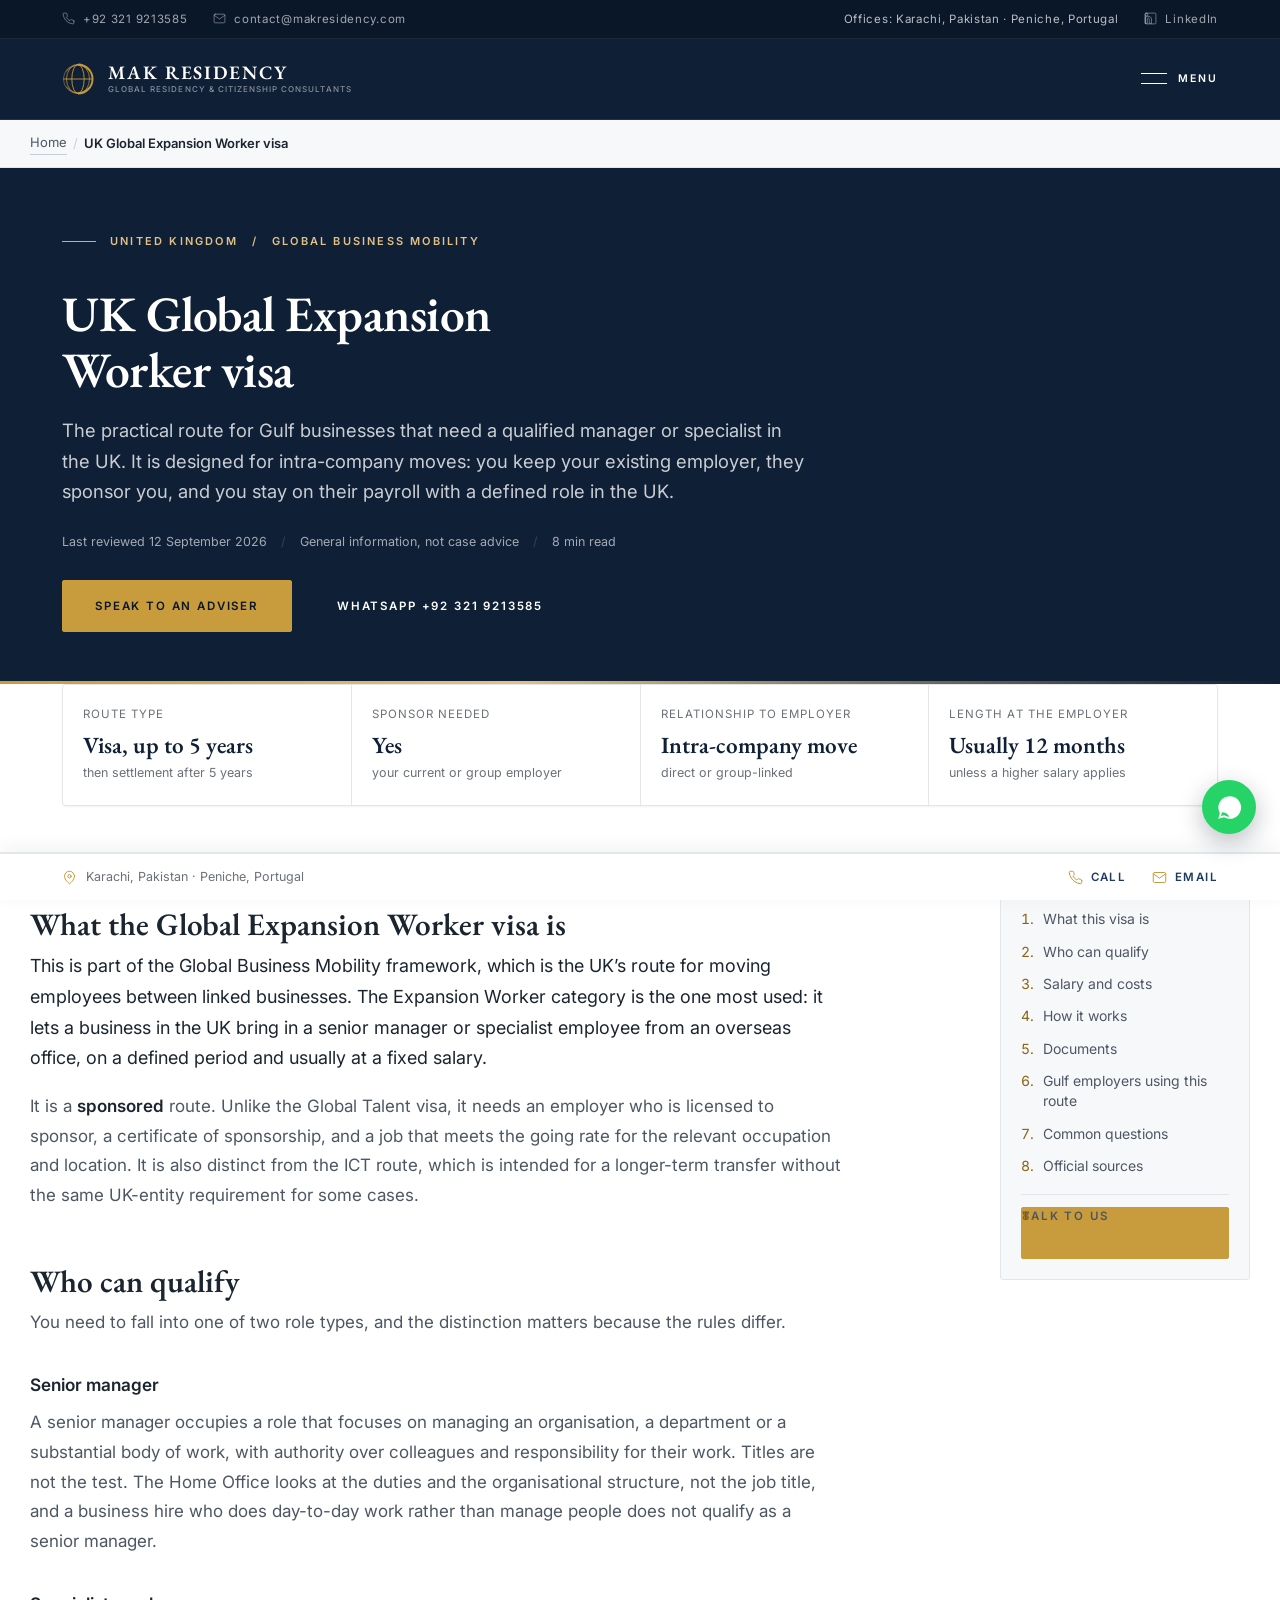
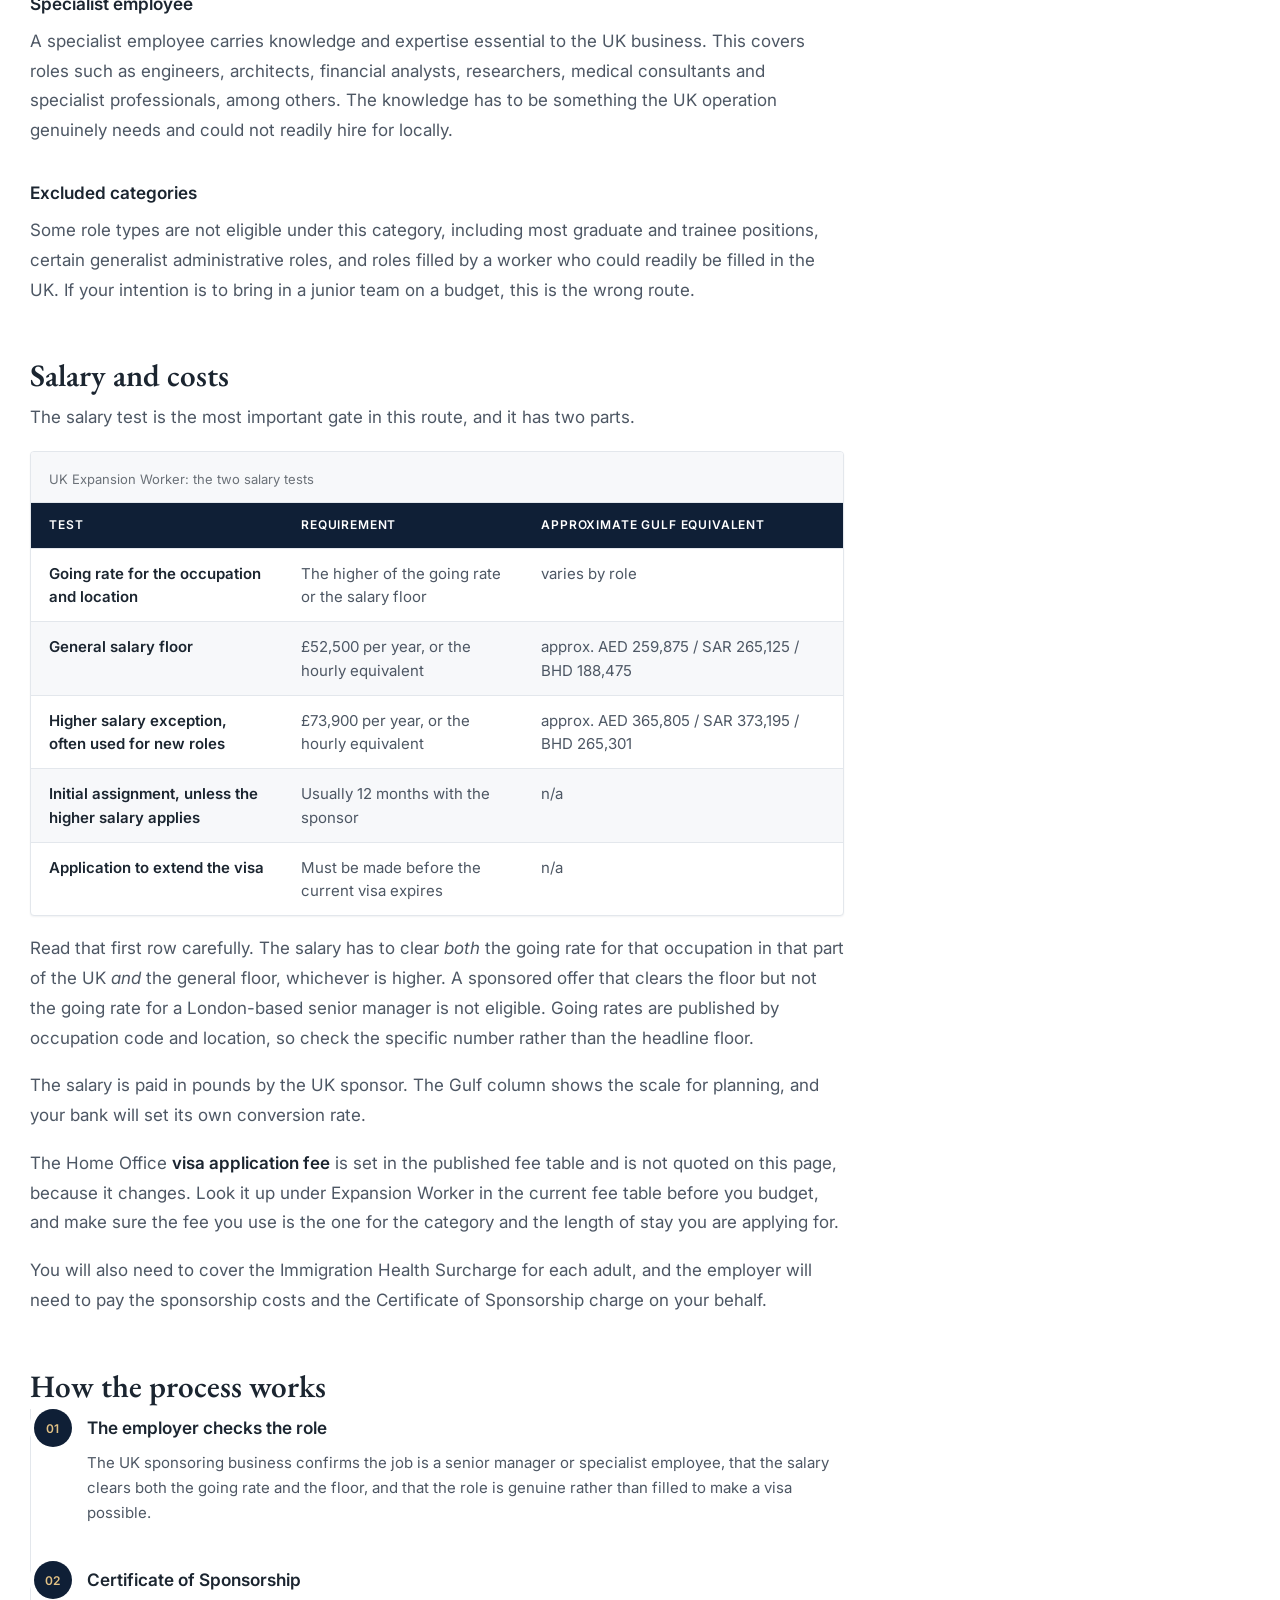
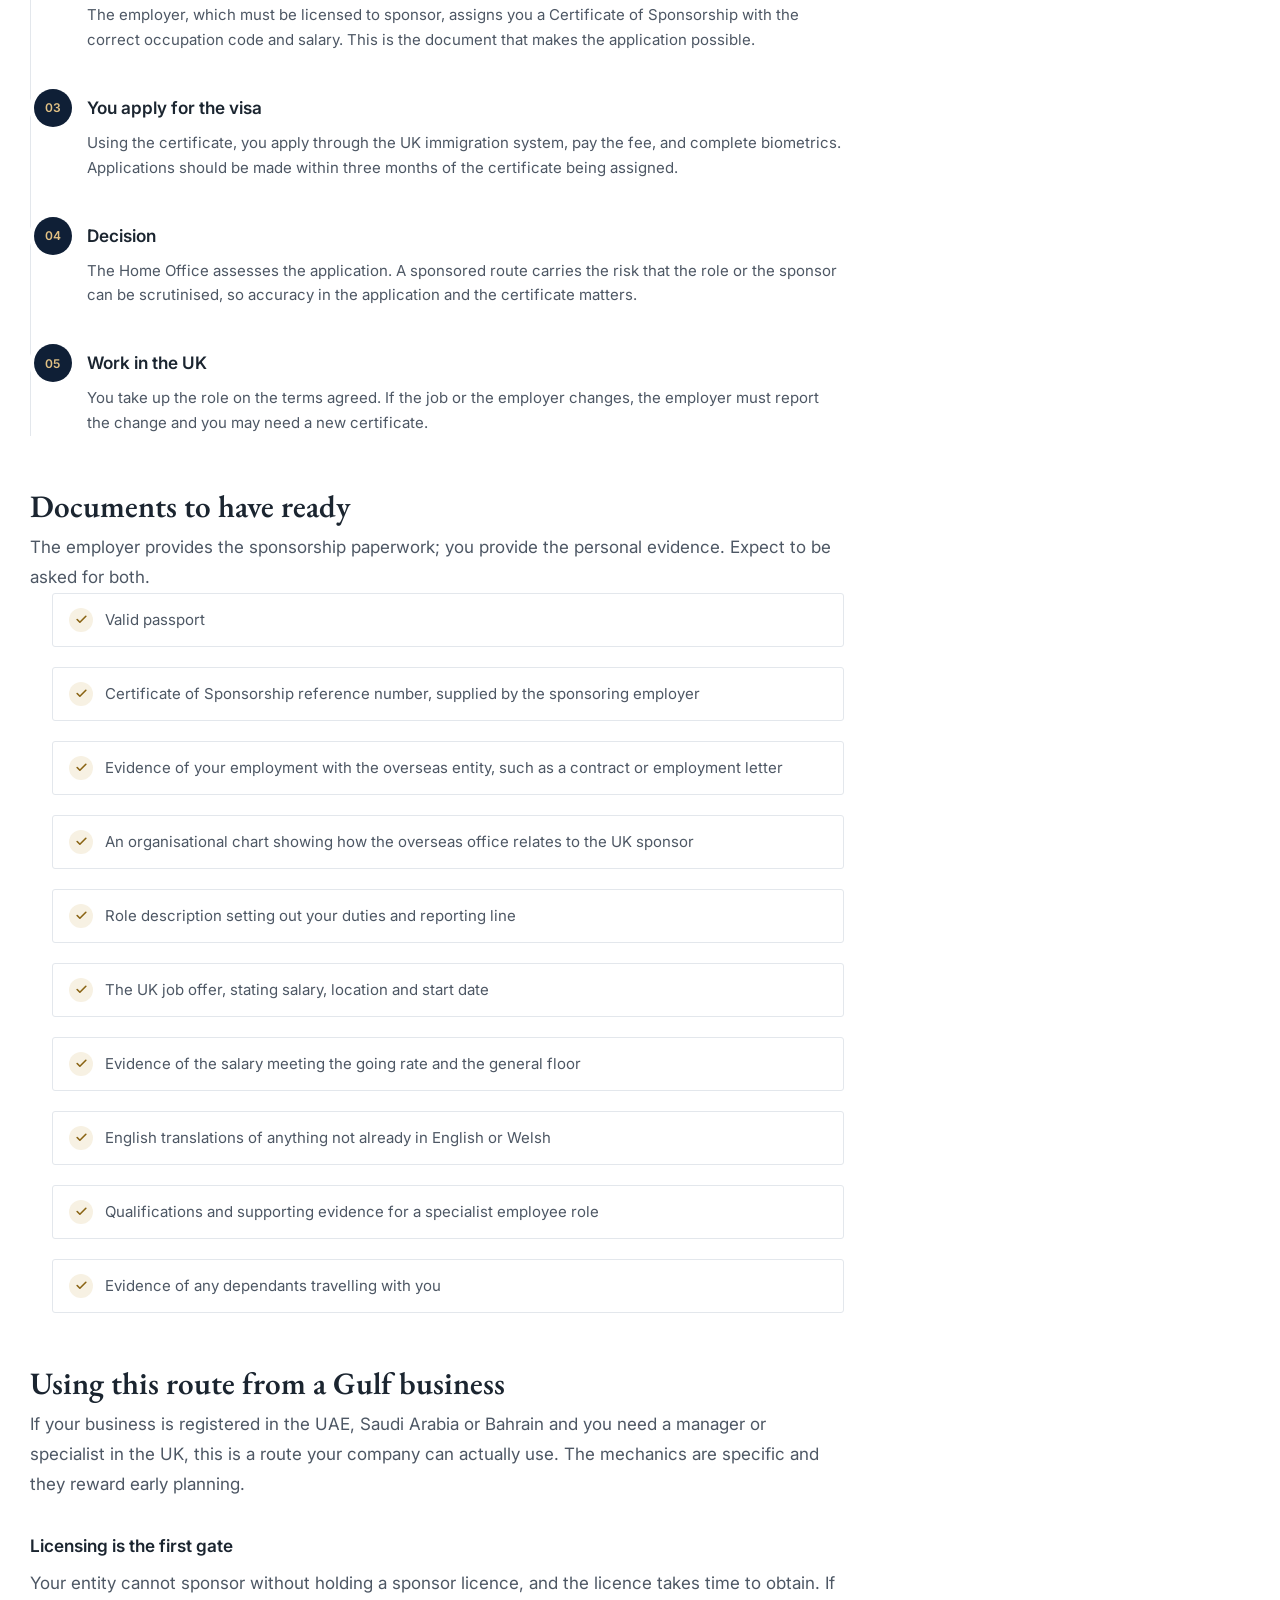
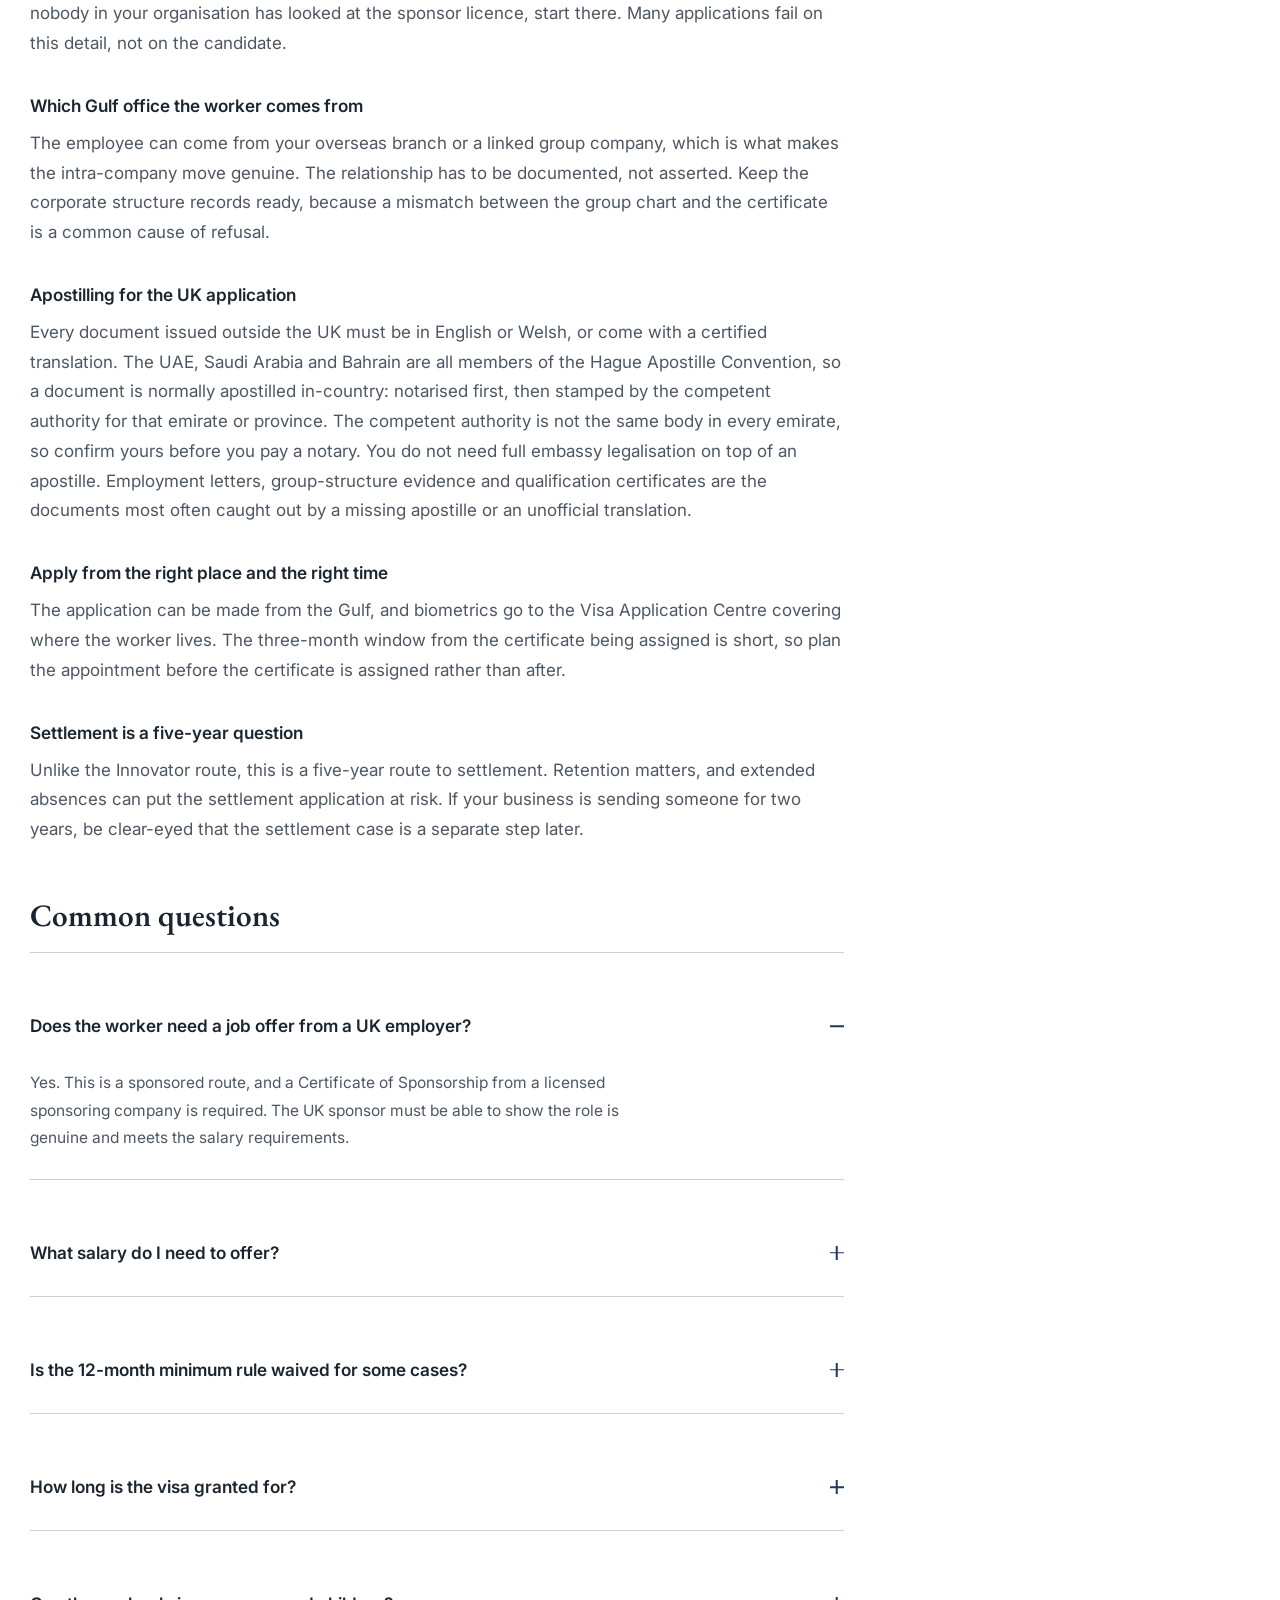
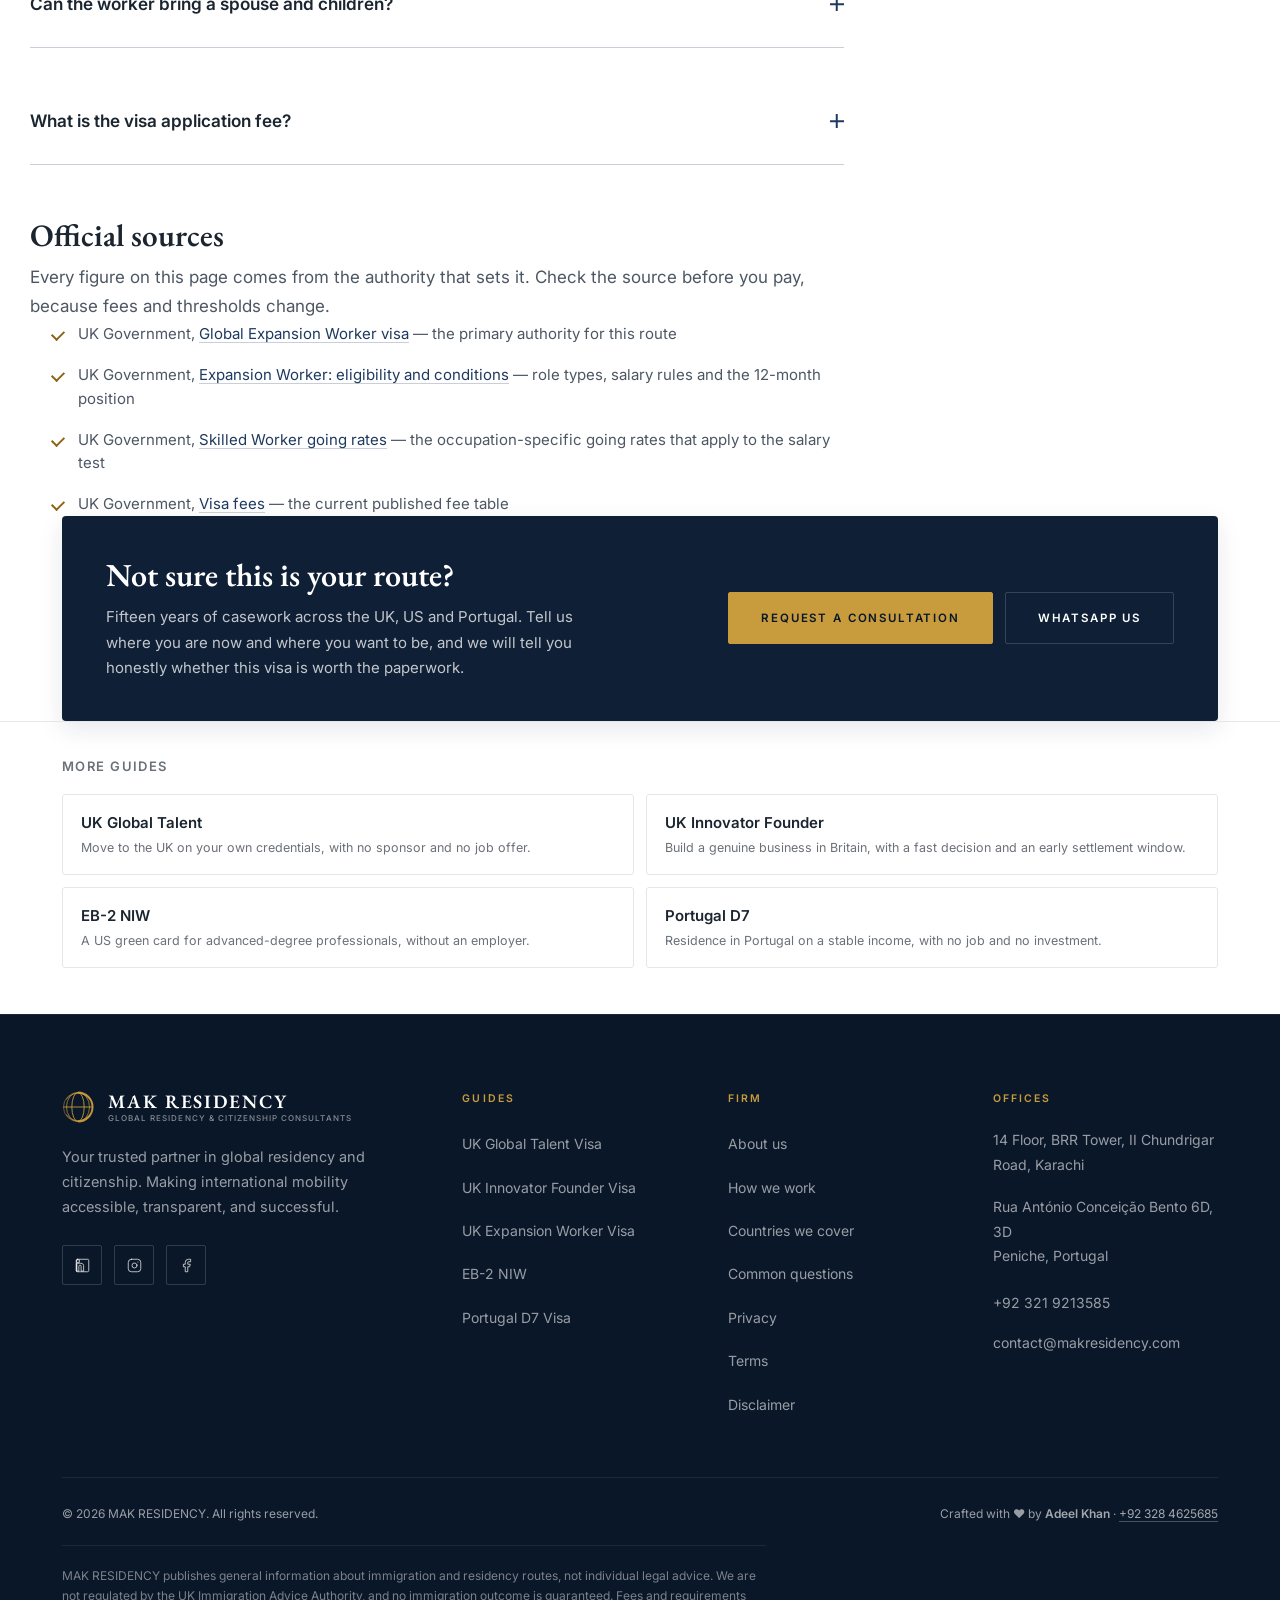
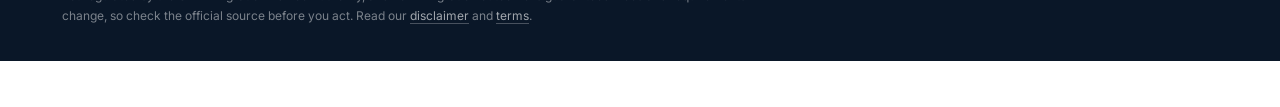
<file: uk-expansion-worker/index.html>
<!doctype html>
<html lang="en">
<head>
    <!-- Google Tag Manager -->
    <script>(function(w,d,s,l,i){w[l]=w[l]||[];w[l].push({'gtm.start':
        new Date().getTime(),event:'gtm.js'});var f=d.getElementsByTagName(s)[0],
        j=d.createElement(s),dl=l!='dataLayer'?'&l='+l:'';j.async=true;j.src=
        'https://www.googletagmanager.com/gtm.js?id='+i+dl;f.parentNode.insertBefore(j,f);
    })(window,document,'script','dataLayer','GTM-MFCZLWBB');</script>
    <!-- End Google Tag Manager -->
    <meta charset="UTF-8">
    <meta name="viewport" content="width=device-width, initial-scale=1.0">
    <meta name="robots" content="index, follow, max-image-preview:large, max-snippet:-1">
    <title>UK Expansion Worker visa: salary &amp; rules | MAK RESIDENCY</title>
    <meta name="description" content="MAK RESIDENCY - Global Residency &amp; Citizenship Consultants. Expert guidance on UK, US and Portuguese residency and citizenship routes.">
    <meta name="author" content="MAK RESIDENCY">
    <meta name="theme-color" content="#0f1f36">
    <link rel="canonical" href="https://makresidency.com/uk-expansion-worker/">

    <meta property="og:type" content="article">
    <meta property="og:site_name" content="MAK RESIDENCY">
    <meta property="og:locale" content="en_GB">
    <meta property="og:title" content="UK Expansion Worker visa: salary &amp; rules | MAK RESIDENCY">
    <meta property="og:description" content="UK Expansion Worker visa: role requirements, salary thresholds and going rates, sponsored conditions, and using the route from Gulf-based employers.">
    <meta property="og:url" content="https://makresidency.com/uk-expansion-worker/">
    <meta property="og:image" content="https://makresidency.com/assets/og-image.png">
    <meta property="og:image:width" content="1200">
    <meta property="og:image:height" content="630">
    <meta property="og:image:alt" content="MAK RESIDENCY - Global Residency &amp; Citizenship Consultants">
    <meta name="twitter:card" content="summary_large_image">
    <meta name="twitter:title" content="UK Expansion Worker visa: salary &amp; rules | MAK RESIDENCY">
    <meta name="twitter:description" content="UK Expansion Worker visa: role requirements, salary thresholds and going rates, sponsored conditions, and using the route from Gulf-based employers.">
    <meta name="twitter:image" content="https://makresidency.com/assets/og-image.png">
    <meta name="twitter:image:alt" content="MAK RESIDENCY - Global Residency &amp; Citizenship Consultants">

    <link rel="preconnect" href="https://fonts.googleapis.com">
    <link rel="preconnect" href="https://fonts.gstatic.com" crossorigin>
    <link rel="stylesheet" href="https://fonts.googleapis.com/css2?family=EB+Garamond:ital,wght@0,400;0,500;0,600;0,700;1,400;1,500&family=Inter:wght@300;400;500;600;700&display=swap">
    <link rel="stylesheet" href="../styles.css">
    <link rel="icon" type="image/svg+xml" href="../favicon.svg">
    <link rel="apple-touch-icon" href="../assets/apple-touch-icon.png">
    <link rel="me" href="https://www.linkedin.com/company/mak-residency/">
    <link rel="me" href="https://www.instagram.com/Residency.mak">

    <script type="application/ld+json">{
  "@context": "https://schema.org",
  "@graph": [
    {
      "@type": [
        "Organization",
        "ProfessionalService"
      ],
      "@id": "https://makresidency.com/#organisation",
      "name": "MAK RESIDENCY",
      "alternateName": "MAK Residency Global Residency & Citizenship Consultants",
      "url": "https://makresidency.com/",
      "description": "MAK RESIDENCY is a consultancy providing expert guidance on global residency and citizenship pathways, including UK, US and Portuguese routes for business owners, skilled professionals, founders and investors.",
      "slogan": "Global Residency & Citizenship Consultants",
      "foundingDate": "2011",
      "logo": {
        "@type": "ImageObject",
        "url": "https://makresidency.com/favicon.svg"
      },
      "image": {
        "@type": "ImageObject",
        "url": "https://makresidency.com/assets/og-image.png",
        "width": 1200,
        "height": 630
      },
      "telephone": "+92-321-9213585",
      "email": "contact@makresidency.com",
      "location": [
        {
          "@type": "PostalAddress",
          "streetAddress": "14 Floor, BRR Tower, II Chundrigar Road",
          "addressLocality": "Karachi",
          "addressRegion": "Sindh",
          "addressCountry": "PK"
        },
        {
          "@type": "PostalAddress",
          "streetAddress": "Rua Antonio Conceicao Bento 6D, 3D",
          "addressLocality": "Peniche",
          "addressRegion": "Leiria",
          "postalCode": "2560-392",
          "addressCountry": "PT"
        }
      ],
      "areaServed": [
        {
          "@type": "Country",
          "name": "United Arab Emirates"
        },
        {
          "@type": "Country",
          "name": "Saudi Arabia"
        },
        {
          "@type": "Country",
          "name": "Bahrain"
        },
        {
          "@type": "Country",
          "name": "Qatar"
        },
        {
          "@type": "Country",
          "name": "Kuwait"
        },
        {
          "@type": "Country",
          "name": "Oman"
        },
        {
          "@type": "Country",
          "name": "United Kingdom"
        },
        {
          "@type": "Country",
          "name": "United States"
        },
        {
          "@type": "Country",
          "name": "Portugal"
        },
        {
          "@type": "AdministrativeArea",
          "name": "Europe"
        },
        {
          "@type": "AdministrativeArea",
          "name": "Middle East"
        },
        {
          "@type": "AdministrativeArea",
          "name": "Americas"
        }
      ],
      "knowsLanguage": [
        "en",
        "ur",
        "pa",
        "hi",
        "ar"
      ],
      "sameAs": [
        "https://www.linkedin.com/company/mak-residency/",
        "https://www.instagram.com/Residency.mak",
        "https://www.facebook.com/profile.php?id=61595228504606"
      ],
      "contactPoint": [
        {
          "@type": "ContactPoint",
          "contactType": "Enquiries",
          "telephone": "+92-321-9213585",
          "email": "contact@makresidency.com",
          "availableLanguage": [
            "en",
            "ur",
            "pa",
            "hi",
            "ar"
          ],
          "areaServed": [
            "AE",
            "SA",
            "BH",
            "QA",
            "KW",
            "OM"
          ]
        }
      ]
    },
    {
      "@type": "WebSite",
      "@id": "https://makresidency.com/#website",
      "url": "https://makresidency.com/",
      "name": "MAK RESIDENCY",
      "inLanguage": "en",
      "publisher": {
        "@id": "https://makresidency.com/#organisation"
      }
    },
    {
      "@type": "WebPage",
      "@id": "https://makresidency.com/uk-expansion-worker/#webpage",
      "url": "https://makresidency.com/uk-expansion-worker/",
      "name": "UK Global Expansion Worker visa",
      "description": "UK Expansion Worker visa: role requirements, salary thresholds and going rates, sponsored conditions, and using the route from Gulf-based employers.",
      "isPartOf": {
        "@id": "https://makresidency.com/#website"
      },
      "about": {
        "@id": "https://makresidency.com/#organisation"
      },
      "datePublished": "2026-09-12",
      "dateModified": "2026-09-12",
      "inLanguage": "en"
    },
    {
      "@type": "Service",
      "@id": "https://makresidency.com/uk-expansion-worker/#service",
      "name": "UK Global Expansion Worker visa",
      "description": "UK Expansion Worker visa: role requirements, salary thresholds and going rates, sponsored conditions, and using the route from Gulf-based employers.",
      "serviceType": "UK Global Expansion Worker visa",
      "url": "https://makresidency.com/uk-expansion-worker/",
      "provider": {
        "@id": "https://makresidency.com/#organisation"
      },
      "areaServed": [
        {
          "@type": "Country",
          "name": "United Arab Emirates"
        },
        {
          "@type": "Country",
          "name": "Saudi Arabia"
        },
        {
          "@type": "Country",
          "name": "Bahrain"
        }
      ]
    },
    {
      "@type": "BreadcrumbList",
      "@id": "https://makresidency.com/#breadcrumb",
      "itemListElement": [
        {
          "@type": "ListItem",
          "position": 1,
          "name": "Home",
          "item": "https://makresidency.com../index.html"
        },
        {
          "@type": "ListItem",
          "position": 2,
          "name": "UK Global Expansion Worker visa"
        }
      ]
    }
  ]
}</script>

    <noscript><style>.accordion-panel[hidden]{display:block!important}.accordion-icon{display:none}</style></noscript>
    <script>document.documentElement.className += ' js';</script>
</head>
<body>
<!-- Google Tag Manager (noscript) -->
<noscript><iframe src="https://www.googletagmanager.com/ns.html?id=GTM-MFCZLWBB"
height="0" width="0" style="display:none;visibility:hidden"></iframe></noscript>
<!-- End Google Tag Manager (noscript) -->
<a class="skip-link" href="#main">Skip to content</a>

<header class="site-header" id="siteHeader">
    <div class="utility-bar">
        <div class="container utility-inner">
            <div class="utility-group">
                <a class="utility-link" href="tel:+923219213585"><svg class="icon" viewBox="0 0 24 24" aria-hidden="true" focusable="false"><path d="M22 16.92v3a2 2 0 0 1-2.18 2 19.79 19.79 0 0 1-8.63-3.07 19.5 19.5 0 0 1-6-6 19.79 19.79 0 0 1-3.07-8.67A2 2 0 0 1 4.11 2h3a2 2 0 0 1 2 1.72c.13.96.36 1.9.7 2.81a2 2 0 0 1-.45 2.11L8.09 9.91a16 16 0 0 0 6 6l1.27-1.27a2 2 0 0 1 2.11-.45c.91.34 1.85.57 2.81.7A2 2 0 0 1 22 16.92z"/></svg><span>+92 321 9213585</span></a>
                <a class="utility-link" href="mailto:contact@makresidency.com"><svg class="icon" viewBox="0 0 24 24" aria-hidden="true" focusable="false"><path d="M4 4h16c1.1 0 2 .9 2 2v12c0 1.1-.9 2-2 2H4c-1.1 0-2-.9-2-2V6c0-1.1.9-2 2-2z"/><path d="M22 6l-10 7L2 6"/></svg><span>contact@makresidency.com</span></a>
            </div>
            <div class="utility-group utility-group--end">
                <span class="utility-note">Offices: Karachi, Pakistan &middot; Peniche, Portugal</span>
                <a class="utility-link" href="https://www.linkedin.com/company/mak-residency/" target="_blank" rel="noopener noreferrer me"><svg class="icon" viewBox="0 0 24 24" aria-hidden="true" focusable="false"><rect x="3" y="3" width="4" height="4"/><line x1="3" y1="10" x2="3" y2="21"/><path d="M10 8.5c2.2 0 3.8 1.7 3.8 3.8v8.7h-4V13c0-1-.8-1.8-1.8-1.8S6.2 12 6.2 13v8h-4V8.5h4z"/><rect width="20" height="20" x="2" y="2" rx="2"/></svg><span>LinkedIn</span></a>
            </div>
        </div>
    </div>

    <div class="nav-bar">
        <div class="container nav-inner">
            <a class="brand" href="../index.html" aria-label="MAK RESIDENCY home">
                <span class="brand-mark" aria-hidden="true">
                        <svg viewBox="0 0 40 40" focusable="false">
                            <circle cx="20" cy="20" r="18.2" fill="none" stroke="currentColor" stroke-width="1.1" opacity=".55"/>
                            <ellipse cx="20" cy="20" rx="7.7" ry="18.2" fill="none" stroke="currentColor" stroke-width="1.1"/>
                            <ellipse cx="20" cy="20" rx="14.4" ry="18.2" fill="none" stroke="currentColor" stroke-width="1.1" opacity=".8"/>
                            <path d="M1.8 20h36.4" stroke="currentColor" stroke-width="1.1"/>
                            <path d="M5.2 10.6a18.2 18.2 0 0 1 29.6 0" fill="none" stroke="currentColor" stroke-width="1.1" opacity=".8"/>
                            <path d="M5.2 29.4a18.2 18.2 0 0 0 29.6 0" fill="none" stroke="currentColor" stroke-width="1.1" opacity=".8"/>
                            <path d="M20 1.8A18.2 18.2 0 0 1 20 38.2" fill="none" stroke="currentColor" stroke-width="2.4" opacity=".95"/>
                        </svg>
                    </span>
                <span class="brand-text">
                        <span class="brand-name">MAK RESIDENCY</span>
                        <span class="brand-sub">Global Residency &amp; Citizenship Consultants</span>
                    </span>
            </a>

            <nav class="primary-nav" id="primaryNav" aria-label="Primary">
                <ul class="nav-list">
                    <li><a href="../index.html#business-migration">Business Migration</a></li>
                    <li><a href="../index.html#skilled-immigration">Skilled Immigration</a></li>
                    <li><a href="../index.html#other-programs">Other Programs</a></li>
                    <li><a href="../index.html#countries">Countries</a></li>
                    <li><a href="../index.html#why-us">Why Us</a></li>
                    <li><a href="../index.html#contact" class="nav-cta">Contact</a></li>
                </ul>
            </nav>

            <button class="nav-toggle" id="navToggle" type="button" aria-expanded="false" aria-controls="primaryNav">
                <span class="nav-toggle-box" aria-hidden="true"><i></i><i></i></span>
                <span class="nav-toggle-text">Menu</span>
            </button>
        </div>
    </div>
</header>
<nav class="breadcrumbs" aria-label="Breadcrumb">
    <div class="container breadcrumbs-inner">
        <ol>
            <li><a href="../index.html">Home</a></li>
            <li><span aria-current="page">UK Global Expansion Worker visa</span></li>
        </ol>
    </div>
</nav>

<main id="main">
    <section class="page-hero">
        <div class="container">
            <p class="eyebrow"><span class="eyebrow-rule" aria-hidden="true"></span>United Kingdom <span class="eyebrow-dot" aria-hidden="true">/</span> Global Business Mobility</p>
            <h1 class="page-title">UK Global Expansion Worker visa</h1>
            <p class="page-lede">The practical route for Gulf businesses that need a qualified manager or specialist in the UK. It is designed for intra-company moves: you keep your existing employer, they sponsor you, and you stay on their payroll with a defined role in the UK.</p>
            <div class="page-meta">
                <span>Last reviewed 12 September 2026</span>
                <span class="dot" aria-hidden="true">/</span>                <span>General information, not case advice</span>
                <span class="dot" aria-hidden="true">/</span>                <span>8 min read</span>
            </div>
            <div class="page-hero-actions">
                <a class="btn btn-primary" href="../index.html#contact">Speak to an adviser</a>
                <a class="btn btn-ghost" href="https://wa.me/923219213585" target="_blank" rel="noopener noreferrer">WhatsApp +92 321 9213585</a>
            </div>
        </div>
    </section>

    <div class="container">
        <ul class="keyfacts">
    <li>
        <span class="kf-label">Route type</span>
        <span class="kf-value">Visa, up to 5 years</span>
        <span class="kf-note">then settlement after 5 years</span>
    </li>
    <li>
        <span class="kf-label">Sponsor needed</span>
        <span class="kf-value">Yes</span>
        <span class="kf-note">your current or group employer</span>
    </li>
    <li>
        <span class="kf-label">Relationship to employer</span>
        <span class="kf-value">Intra-company move</span>
        <span class="kf-note">direct or group-linked</span>
    </li>
    <li>
        <span class="kf-label">Length at the employer</span>
        <span class="kf-value">Usually 12 months</span>
        <span class="kf-note">unless a higher salary applies</span>
    </li>
</ul>
    </div>

    <div class="container detail-layout">
        <article class="prose">
<h2 id="what">What the Global Expansion Worker visa is</h2>
<p>This is part of the Global Business Mobility framework, which is the UK&rsquo;s route for moving employees between linked businesses. The Expansion Worker category is the one most used: it lets a business in the UK bring in a senior manager or specialist employee from an overseas office, on a defined period and usually at a fixed salary.</p>
<p>It is a <strong>sponsored</strong> route. Unlike the Global Talent visa, it needs an employer who is licensed to sponsor, a certificate of sponsorship, and a job that meets the going rate for the relevant occupation and location. It is also distinct from the ICT route, which is intended for a longer-term transfer without the same UK-entity requirement for some cases.</p>

<h2 id="who">Who can qualify</h2>
<p>You need to fall into one of two role types, and the distinction matters because the rules differ.</p>
<h3>Senior manager</h3>
<p>A senior manager occupies a role that focuses on managing an organisation, a department or a substantial body of work, with authority over colleagues and responsibility for their work. Titles are not the test. The Home Office looks at the duties and the organisational structure, not the job title, and a business hire who does day-to-day work rather than manage people does not qualify as a senior manager.</p>
<h3>Specialist employee</h3>
<p>A specialist employee carries knowledge and expertise essential to the UK business. This covers roles such as engineers, architects, financial analysts, researchers, medical consultants and specialist professionals, among others. The knowledge has to be something the UK operation genuinely needs and could not readily hire for locally.</p>
<h3>Excluded categories</h3>
<p>Some role types are not eligible under this category, including most graduate and trainee positions, certain generalist administrative roles, and roles filled by a worker who could readily be filled in the UK. If your intention is to bring in a junior team on a budget, this is the wrong route.</p>

<h2 id="costs">Salary and costs</h2>
<p>The salary test is the most important gate in this route, and it has two parts.</p>
<div class="table-scroll">
    <table class="datatable">
        <caption>UK Expansion Worker: the two salary tests</caption>
        <thead>
            <tr><th scope="col">Test</th><th scope="col">Requirement</th><th scope="col">Approximate Gulf equivalent</th></tr>
        </thead>
        <tbody>
            <tr>
                <th scope="row">Going rate for the occupation and location</th>
                <td>The higher of the going rate or the salary floor</td>
                <td>varies by role</td>
            </tr>
            <tr>
                <th scope="row">General salary floor</th>
                <td>&pound;52,500 per year, or the hourly equivalent</td>
                <td>approx. AED 259,875 / SAR 265,125 / BHD 188,475</td>
            </tr>
            <tr>
                <th scope="row">Higher salary exception, often used for new roles</th>
                <td>&pound;73,900 per year, or the hourly equivalent</td>
                <td>approx. AED 365,805 / SAR 373,195 / BHD 265,301</td>
            </tr>
            <tr>
                <th scope="row">Initial assignment, unless the higher salary applies</th>
                <td>Usually 12 months with the sponsor</td>
                <td>n/a</td>
            </tr>
            <tr>
                <th scope="row">Application to extend the visa</th>
                <td>Must be made before the current visa expires</td>
                <td>n/a</td>
            </tr>
        </tbody>
    </table>
</div>
<p>Read that first row carefully. The salary has to clear <em>both</em> the going rate for that occupation in that part of the UK <em>and</em> the general floor, whichever is higher. A sponsored offer that clears the floor but not the going rate for a London-based senior manager is not eligible. Going rates are published by occupation code and location, so check the specific number rather than the headline floor.</p>
<p>The salary is paid in pounds by the UK sponsor. The Gulf column shows the scale for planning, and your bank will set its own conversion rate.</p>
<p>The Home Office <strong>visa application fee</strong> is set in the published fee table and is not quoted on this page, because it changes. Look it up under Expansion Worker in the current fee table before you budget, and make sure the fee you use is the one for the category and the length of stay you are applying for.</p>
<p>You will also need to cover the Immigration Health Surcharge for each adult, and the employer will need to pay the sponsorship costs and the Certificate of Sponsorship charge on your behalf.</p>

<h2 id="process">How the process works</h2>
<ol class="steps">
    <li>
        <h3>The employer checks the role</h3>
        <p>The UK sponsoring business confirms the job is a senior manager or specialist employee, that the salary clears both the going rate and the floor, and that the role is genuine rather than filled to make a visa possible.</p>
    </li>
    <li>
        <h3>Certificate of Sponsorship</h3>
        <p>The employer, which must be licensed to sponsor, assigns you a Certificate of Sponsorship with the correct occupation code and salary. This is the document that makes the application possible.</p>
    </li>
    <li>
        <h3>You apply for the visa</h3>
        <p>Using the certificate, you apply through the UK immigration system, pay the fee, and complete biometrics. Applications should be made within three months of the certificate being assigned.</p>
    </li>
    <li>
        <h3>Decision</h3>
        <p>The Home Office assesses the application. A sponsored route carries the risk that the role or the sponsor can be scrutinised, so accuracy in the application and the certificate matters.</p>
    </li>
    <li>
        <h3>Work in the UK</h3>
        <p>You take up the role on the terms agreed. If the job or the employer changes, the employer must report the change and you may need a new certificate.</p>
    </li>
</ol>

<h2 id="documents">Documents to have ready</h2>
<p>The employer provides the sponsorship paperwork; you provide the personal evidence. Expect to be asked for both.</p>
<ul class="checklist">
    <li>
        <span class="tick" aria-hidden="true"><svg viewBox="0 0 24 24" focusable="false"><path d="M20 6L9 17l-5-5" fill="none" stroke="currentColor" stroke-width="3" stroke-linecap="round" stroke-linejoin="round"/></svg></span>
        <span>Valid passport</span>
    </li>
    <li>
        <span class="tick" aria-hidden="true"><svg viewBox="0 0 24 24" focusable="false"><path d="M20 6L9 17l-5-5" fill="none" stroke="currentColor" stroke-width="3" stroke-linecap="round" stroke-linejoin="round"/></svg></span>
        <span>Certificate of Sponsorship reference number, supplied by the sponsoring employer</span>
    </li>
    <li>
        <span class="tick" aria-hidden="true"><svg viewBox="0 0 24 24" focusable="false"><path d="M20 6L9 17l-5-5" fill="none" stroke="currentColor" stroke-width="3" stroke-linecap="round" stroke-linejoin="round"/></svg></span>
        <span>Evidence of your employment with the overseas entity, such as a contract or employment letter</span>
    </li>
    <li>
        <span class="tick" aria-hidden="true"><svg viewBox="0 0 24 24" focusable="false"><path d="M20 6L9 17l-5-5" fill="none" stroke="currentColor" stroke-width="3" stroke-linecap="round" stroke-linejoin="round"/></svg></span>
        <span>An organisational chart showing how the overseas office relates to the UK sponsor</span>
    </li>
    <li>
        <span class="tick" aria-hidden="true"><svg viewBox="0 0 24 24" focusable="false"><path d="M20 6L9 17l-5-5" fill="none" stroke="currentColor" stroke-width="3" stroke-linecap="round" stroke-linejoin="round"/></svg></span>
        <span>Role description setting out your duties and reporting line</span>
    </li>
    <li>
        <span class="tick" aria-hidden="true"><svg viewBox="0 0 24 24" focusable="false"><path d="M20 6L9 17l-5-5" fill="none" stroke="currentColor" stroke-width="3" stroke-linecap="round" stroke-linejoin="round"/></svg></span>
        <span>The UK job offer, stating salary, location and start date</span>
    </li>
    <li>
        <span class="tick" aria-hidden="true"><svg viewBox="0 0 24 24" focusable="false"><path d="M20 6L9 17l-5-5" fill="none" stroke="currentColor" stroke-width="3" stroke-linecap="round" stroke-linejoin="round"/></svg></span>
        <span>Evidence of the salary meeting the going rate and the general floor</span>
    </li>
    <li>
        <span class="tick" aria-hidden="true"><svg viewBox="0 0 24 24" focusable="false"><path d="M20 6L9 17l-5-5" fill="none" stroke="currentColor" stroke-width="3" stroke-linecap="round" stroke-linejoin="round"/></svg></span>
        <span>English translations of anything not already in English or Welsh</span>
    </li>
    <li>
        <span class="tick" aria-hidden="true"><svg viewBox="0 0 24 24" focusable="false"><path d="M20 6L9 17l-5-5" fill="none" stroke="currentColor" stroke-width="3" stroke-linecap="round" stroke-linejoin="round"/></svg></span>
        <span>Qualifications and supporting evidence for a specialist employee role</span>
    </li>
    <li>
        <span class="tick" aria-hidden="true"><svg viewBox="0 0 24 24" focusable="false"><path d="M20 6L9 17l-5-5" fill="none" stroke="currentColor" stroke-width="3" stroke-linecap="round" stroke-linejoin="round"/></svg></span>
        <span>Evidence of any dependants travelling with you</span>
    </li>
</ul>

<h2 id="gulf">Using this route from a Gulf business</h2>
<p>If your business is registered in the UAE, Saudi Arabia or Bahrain and you need a manager or specialist in the UK, this is a route your company can actually use. The mechanics are specific and they reward early planning.</p>
<h3>Licensing is the first gate</h3>
<p>Your entity cannot sponsor without holding a sponsor licence, and the licence takes time to obtain. If nobody in your organisation has looked at the sponsor licence, start there. Many applications fail on this detail, not on the candidate.</p>
<h3>Which Gulf office the worker comes from</h3>
<p>The employee can come from your overseas branch or a linked group company, which is what makes the intra-company move genuine. The relationship has to be documented, not asserted. Keep the corporate structure records ready, because a mismatch between the group chart and the certificate is a common cause of refusal.</p>
<h3>Apostilling for the UK application</h3>
<p>Every document issued outside the UK must be in English or Welsh, or come with a certified translation. The UAE, Saudi Arabia and Bahrain are all members of the Hague Apostille Convention, so a document is normally apostilled in-country: notarised first, then stamped by the competent authority for that emirate or province. The competent authority is not the same body in every emirate, so confirm yours before you pay a notary. You do not need full embassy legalisation on top of an apostille. Employment letters, group-structure evidence and qualification certificates are the documents most often caught out by a missing apostille or an unofficial translation.</p>
<h3>Apply from the right place and the right time</h3>
<p>The application can be made from the Gulf, and biometrics go to the Visa Application Centre covering where the worker lives. The three-month window from the certificate being assigned is short, so plan the appointment before the certificate is assigned rather than after.</p>
<h3>Settlement is a five-year question</h3>
<p>Unlike the Innovator route, this is a five-year route to settlement. Retention matters, and extended absences can put the settlement application at risk. If your business is sending someone for two years, be clear-eyed that the settlement case is a separate step later.</p>

<h2 id="questions">Common questions</h2>
<div class="accordion" data-accordion>
    <div class="accordion-item accordion-item--plain">
        <h3 class="accordion-heading">
            <button class="accordion-trigger" type="button" aria-expanded="true">
                <span>Does the worker need a job offer from a UK employer?</span>
                <span class="accordion-icon" aria-hidden="true"></span>
            </button>
        </h3>
        <div class="accordion-panel">
            <p>Yes. This is a sponsored route, and a Certificate of Sponsorship from a licensed sponsoring company is required. The UK sponsor must be able to show the role is genuine and meets the salary requirements.</p>
        </div>
    </div>
    <div class="accordion-item accordion-item--plain">
        <h3 class="accordion-heading">
            <button class="accordion-trigger" type="button" aria-expanded="false">
                <span>What salary do I need to offer?</span>
                <span class="accordion-icon" aria-hidden="true"></span>
            </button>
        </h3>
        <div class="accordion-panel" hidden>
            <p>The higher of the going rate for that occupation in that part of the UK, or the general salary floor of &pound;52,500 a year. Going rates vary by occupation and location, so the specific number matters more than the floor.</p>
        </div>
    </div>
    <div class="accordion-item accordion-item--plain">
        <h3 class="accordion-heading">
            <button class="accordion-trigger" type="button" aria-expanded="false">
                <span>Is the 12-month minimum rule waived for some cases?</span>
                <span class="accordion-icon" aria-hidden="true"></span>
            </button>
        </h3>
        <div class="accordion-panel" hidden>
            <p>The usual initial period is 12 months with the sponsor. Higher salary exceptions, and certain nationalities or arrangements, can differ. The official guidance sets out when the minimum does not apply, so check the current rules for your case.</p>
        </div>
    </div>
    <div class="accordion-item accordion-item--plain">
        <h3 class="accordion-heading">
            <button class="accordion-trigger" type="button" aria-expanded="false">
                <span>How long is the visa granted for?</span>
                <span class="accordion-icon" aria-hidden="true"></span>
            </button>
        </h3>
        <div class="accordion-panel" hidden>
            <p>Up to five years, subject to the conditions of the grant. Your employer has obligations to report changes in your role, salary or employment, and failing to do so can affect the visa.</p>
        </div>
    </div>
    <div class="accordion-item accordion-item--plain">
        <h3 class="accordion-heading">
            <button class="accordion-trigger" type="button" aria-expanded="false">
                <span>Can the worker bring a spouse and children?</span>
                <span class="accordion-icon" aria-hidden="true"></span>
            </button>
        </h3>
        <div class="accordion-panel" hidden>
            <p>Dependants can be included in most cases, subject to the dependant conditions for the route. Each adult dependant pays their own Immigration Health Surcharge, and the employer will need to account for them in the process.</p>
        </div>
    </div>
    <div class="accordion-item accordion-item--plain">
        <h3 class="accordion-heading">
            <button class="accordion-trigger" type="button" aria-expanded="false">
                <span>What is the visa application fee?</span>
                <span class="accordion-icon" aria-hidden="true"></span>
            </button>
        </h3>
        <div class="accordion-panel" hidden>
            <p>It is set in the published Home Office fee table under the Expansion Worker category, and it varies by length of stay. Check the current fee table for the specific category before you budget, and remember the sponsorship costs are paid by the employer.</p>
        </div>
    </div>
</div>

<h2 id="sources">Official sources</h2>
<p>Every figure on this page comes from the authority that sets it. Check the source before you pay, because fees and thresholds change.</p>
<ul class="sources">
    <li>UK Government, <a href="https://www.gov.uk/global-expansion-worker" target="_blank" rel="noopener noreferrer">Global Expansion Worker visa</a> &mdash; the primary authority for this route</li>
    <li>UK Government, <a href="https://www.gov.uk/expansion-worker" target="_blank" rel="noopener noreferrer">Expansion Worker: eligibility and conditions</a> &mdash; role types, salary rules and the 12-month position</li>
    <li>UK Government, <a href="https://www.gov.uk/government/publications/skilled-worker-visa-going-rates-for-eligible-occupations" target="_blank" rel="noopener noreferrer">Skilled Worker going rates</a> &mdash; the occupation-specific going rates that apply to the salary test</li>
    <li>UK Government, <a href="https://www.gov.uk/fees" target="_blank" rel="noopener noreferrer">Visa fees</a> &mdash; the current published fee table</li>
</ul>
        </article>
        <aside class="toc" aria-label="On this page">
    <h2>On this page</h2>
    <ol>
        <li><a href="#what">What this visa is</a></li>
        <li><a href="#who">Who can qualify</a></li>
        <li><a href="#costs">Salary and costs</a></li>
        <li><a href="#process">How it works</a></li>
        <li><a href="#documents">Documents</a></li>
        <li><a href="#gulf">Gulf employers using this route</a></li>
        <li><a href="#questions">Common questions</a></li>
        <li><a href="#sources">Official sources</a></li>
    </ol>
    <div class="toc-rule"></div>
    <a class="btn btn-primary toc-cta" href="../index.html#contact">Talk to us</a>
</aside>
    </div>

    <section class="section">
    <div class="container">
        <div class="cta-band">
            <div>
                <h2>Not sure this is your route?</h2>
                <p>Fifteen years of casework across the UK, US and Portugal. Tell us where you are now and where you want to be, and we will tell you honestly whether this visa is worth the paperwork.</p>
            </div>
            <div class="cta-band-actions">
                <a class="btn btn-primary" href="../index.html#contact">Request a consultation</a>
                <a class="btn btn-ghost" href="https://wa.me/923219213585" target="_blank" rel="noopener noreferrer">WhatsApp us</a>
            </div>
        </div>
    </div>
</section>
    <section class="related">
    <div class="container">
        <h2>More guides</h2>
        <ul class="related-grid">
            <li><a href="../uk-global-talent/">UK Global Talent<span>Move to the UK on your own credentials, with no sponsor and no job offer.</span></a></li>
            <li><a href="../uk-innovator-founder/">UK Innovator Founder<span>Build a genuine business in Britain, with a fast decision and an early settlement window.</span></a></li>
            <li><a href="../eb-2-niw/">EB-2 NIW<span>A US green card for advanced-degree professionals, without an employer.</span></a></li>
            <li><a href="../portugal-d7-visa/">Portugal D7<span>Residence in Portugal on a stable income, with no job and no investment.</span></a></li>
        </ul>
    </div>
</section>
</main>

<footer class="site-footer">
    <div class="container">
        <div class="footer-grid">
            <div class="footer-brand">
                <a class="brand brand--footer" href="../index.html" aria-label="MAK RESIDENCY home">
                    <span class="brand-mark" aria-hidden="true">
                        <svg viewBox="0 0 40 40" focusable="false">
                            <circle cx="20" cy="20" r="18.2" fill="none" stroke="currentColor" stroke-width="1.1" opacity=".55"/>
                            <ellipse cx="20" cy="20" rx="7.7" ry="18.2" fill="none" stroke="currentColor" stroke-width="1.1"/>
                            <ellipse cx="20" cy="20" rx="14.4" ry="18.2" fill="none" stroke="currentColor" stroke-width="1.1" opacity=".8"/>
                            <path d="M1.8 20h36.4" stroke="currentColor" stroke-width="1.1"/>
                            <path d="M5.2 10.6a18.2 18.2 0 0 1 29.6 0" fill="none" stroke="currentColor" stroke-width="1.1" opacity=".8"/>
                            <path d="M5.2 29.4a18.2 18.2 0 0 0 29.6 0" fill="none" stroke="currentColor" stroke-width="1.1" opacity=".8"/>
                            <path d="M20 1.8A18.2 18.2 0 0 1 20 38.2" fill="none" stroke="currentColor" stroke-width="2.4" opacity=".95"/>
                        </svg>
                    </span>
                    <span class="brand-text">
                        <span class="brand-name">MAK RESIDENCY</span>
                        <span class="brand-sub">Global Residency &amp; Citizenship Consultants</span>
                    </span>
                </a>
                <p class="footer-blurb">Your trusted partner in global residency and citizenship. Making international mobility accessible, transparent, and successful.</p>
                <ul class="footer-social">
                    <li>
                        <a href="https://www.linkedin.com/company/mak-residency/" target="_blank" rel="noopener noreferrer me" aria-label="LinkedIn"><svg class="icon" viewBox="0 0 24 24" aria-hidden="true" focusable="false"><rect x="3" y="3" width="4" height="4"/><line x1="3" y1="10" x2="3" y2="21"/><path d="M10 8.5c2.2 0 3.8 1.7 3.8 3.8v8.7h-4V13c0-1-.8-1.8-1.8-1.8S6.2 12 6.2 13v8h-4V8.5h4z"/><rect width="20" height="20" x="2" y="2" rx="2"/></svg></a>
                    </li>
                    <li>
                        <a href="https://www.instagram.com/Residency.mak" target="_blank" rel="noopener noreferrer me" aria-label="Instagram"><svg class="icon" viewBox="0 0 24 24" aria-hidden="true" focusable="false"><rect x="2" y="2" width="20" height="20" rx="5"/><path d="M16 11.4A4 4 0 1 1 12.6 8a4 4 0 0 1 3.4 3.4z"/><path d="M17.5 6.5h.01"/></svg></a>
                    </li>
                    <li>
                        <a href="https://www.facebook.com/profile.php?id=61595228504606" target="_blank" rel="noopener noreferrer" aria-label="Facebook"><svg class="icon" viewBox="0 0 24 24" aria-hidden="true" focusable="false"><path d="M18 2h-3a5 5 0 0 0-5 5v3H7v4h3v8h4v-8h3l1-4h-4V7a1 1 0 0 1 1-1h3z"/></svg></a>
                    </li>
                </ul>
            </div>

            <nav class="footer-col" aria-label="Detailed guides">
                <h2 class="footer-heading">Guides</h2>
                <ul>
                    <li><a href="../uk-global-talent/">UK Global Talent Visa</a></li>
                    <li><a href="../uk-innovator-founder/">UK Innovator Founder Visa</a></li>
                    <li><a href="../uk-expansion-worker/">UK Expansion Worker Visa</a></li>
                    <li><a href="../eb-2-niw/">EB-2 NIW</a></li>
                    <li><a href="../portugal-d7-visa/">Portugal D7 Visa</a></li>
                </ul>
            </nav>

            <nav class="footer-col" aria-label="Firm">
                <h2 class="footer-heading">Firm</h2>
                <ul>
                    <li><a href="../index.html#why-us">About us</a></li>
                    <li><a href="../index.html#journey">How we work</a></li>
                    <li><a href="../index.html#countries">Countries we cover</a></li>
                    <li><a href="../index.html#faq">Common questions</a></li>
                    <li><a href="../privacy/">Privacy</a></li>
                    <li><a href="../terms/">Terms</a></li>
                    <li><a href="../disclaimer/">Disclaimer</a></li>
                </ul>
            </nav>

            <div class="footer-col">
                <h2 class="footer-heading">Offices</h2>
                <address class="footer-address">
                    14 Floor, BRR Tower, II Chundrigar Road, Karachi
                </address>
                <address class="footer-address">
                    Rua Ant&oacute;nio Concei&ccedil;&atilde;o Bento 6D, 3D<br>
                    Peniche, Portugal
                </address>
                <ul class="footer-contact">
                    <li><a href="tel:+923219213585">+92 321 9213585</a></li>
                    <li><a href="mailto:contact@makresidency.com">contact@makresidency.com</a></li>
                </ul>
            </div>
        </div>

        <div class="footer-bottom">
            <p class="copyright">&copy; 2026 MAK RESIDENCY. All rights reserved.</p>
                <p class="footer-credit">Crafted with <span aria-hidden="true">&#10084;</span> by <strong>Adeel Khan</strong> &middot; <a href="tel:+923284625685">+92 328 4625685</a></p>
        </div>

        <p class="footer-legal">MAK RESIDENCY publishes general information about immigration and residency routes, not individual legal advice. We are not regulated by the UK Immigration Advice Authority, and no immigration outcome is guaranteed. Fees and requirements change, so check the official source before you act. Read our <a href="../disclaimer/">disclaimer</a> and <a href="../terms/">terms</a>.</p>
    </div>
</footer>

<!-- ========================= Floating actions ========================= -->
<a class="whatsapp-float" href="https://wa.me/923219213585" target="_blank" rel="noopener noreferrer" aria-label="Chat with us on WhatsApp">
    <svg viewBox="0 0 24 24" aria-hidden="true" focusable="false"><path d="M17.5 14.4c-.3-.1-1.8-.9-2-1-.3-.1-.5-.1-.7.1-.2.3-.8 1-.9 1.2-.2.2-.3.2-.6.1-.3-.2-1.3-.5-2.4-1.5-.9-.8-1.5-1.8-1.7-2.1-.2-.3 0-.4.1-.6l.5-.5c.1-.2.2-.3.3-.5 0-.2 0-.4-.1-.5l-1-2.3c-.2-.6-.5-.5-.7-.5h-.6c-.2 0-.5.1-.8.4-.3.3-1 1-1 2.5s1.1 2.9 1.2 3.1c.2.2 2.1 3.2 5.1 4.5.7.3 1.3.5 1.7.6.7.2 1.4.2 1.9.1.6-.1 1.8-.7 2-1.4.2-.7.2-1.3.2-1.4-.1-.2-.3-.3-.5-.4zM12 2a10 10 0 0 0-8.6 15L2 22l5.2-1.4A10 10 0 1 0 12 2zm0 18.2a8.2 8.2 0 0 1-4.2-1.2l-.3-.2-3.1.8.8-3-.2-.3a8.2 8.2 0 0 1 7 3.9z"/></svg>
</a>

<div class="dock" id="dock">
    <div class="dock-panel" id="dockPanel">
        <div class="container dock-panel-inner">
            <p class="dock-panel-label">Our offices</p>
            <div class="dock-panel-office">
                <address class="dock-panel-address">14 Floor, BRR Tower, II Chundrigar Road, Karachi</address>
                <a class="dock-panel-map" href="https://maps.google.com/?q=14+Floor+BRR+Tower+II+Chundrigar+Road+Karachi" target="_blank" rel="noopener noreferrer">View on map</a>
            </div>
            <div class="dock-panel-office">
                <address class="dock-panel-address">Rua Ant&oacute;nio Concei&ccedil;&atilde;o Bento 6D, 3D, Peniche, Portugal</address>
                <a class="dock-panel-map" href="https://maps.google.com/?q=Rua+Ant%C3%B3nio+Concei%C3%A7%C3%A3o+Bento+6D+Peniche+Portugal" target="_blank" rel="noopener noreferrer">View on map</a>
            </div>
        </div>
    </div>
    <div class="dock-bar">
        <div class="container dock-inner">
            <span class="dock-office"><svg class="icon" viewBox="0 0 24 24" aria-hidden="true" focusable="false"><path d="M20 10c0 6-8 12-8 12S4 16 4 10a8 8 0 0 1 16 0z"/><circle cx="12" cy="10" r="2.6"/></svg><span>Karachi, Pakistan &middot; Peniche, Portugal</span></span>
            <span class="dock-actions">
                <a class="dock-link" href="tel:+923219213585"><svg class="icon" viewBox="0 0 24 24" aria-hidden="true" focusable="false"><path d="M22 16.92v3a2 2 0 0 1-2.18 2 19.79 19.79 0 0 1-8.63-3.07 19.5 19.5 0 0 1-6-6 19.79 19.79 0 0 1-3.07-8.67A2 2 0 0 1 4.11 2h3a2 2 0 0 1 2 1.72c.13.96.36 1.9.7 2.81a2 2 0 0 1-.45 2.11L8.09 9.91a16 16 0 0 0 6 6l1.27-1.27a2 2 0 0 1 2.11-.45c.91.34 1.85.57 2.81.7A2 2 0 0 1 22 16.92z"/></svg><span>Call</span></a>
                <a class="dock-link" href="mailto:contact@makresidency.com"><svg class="icon" viewBox="0 0 24 24" aria-hidden="true" focusable="false"><path d="M4 4h16c1.1 0 2 .9 2 2v12c0 1.1-.9 2-2 2H4c-1.1 0-2-.9-2-2V6c0-1.1.9-2 2-2z"/><path d="M22 6l-10 7L2 6"/></svg><span>Email</span></a>
                <button class="dock-toggle" id="dockToggle" type="button" aria-expanded="false" aria-controls="dockPanel"><svg class="icon" viewBox="0 0 24 24" aria-hidden="true" focusable="false"><path d="M20 10c0 6-8 12-8 12S4 16 4 10a8 8 0 0 1 16 0z"/><circle cx="12" cy="10" r="2.6"/></svg><span>Office</span></button>
            </span>
        </div>
    </div>
</div>

<script src="../script.js"></script>
</body>
</html>
</file>
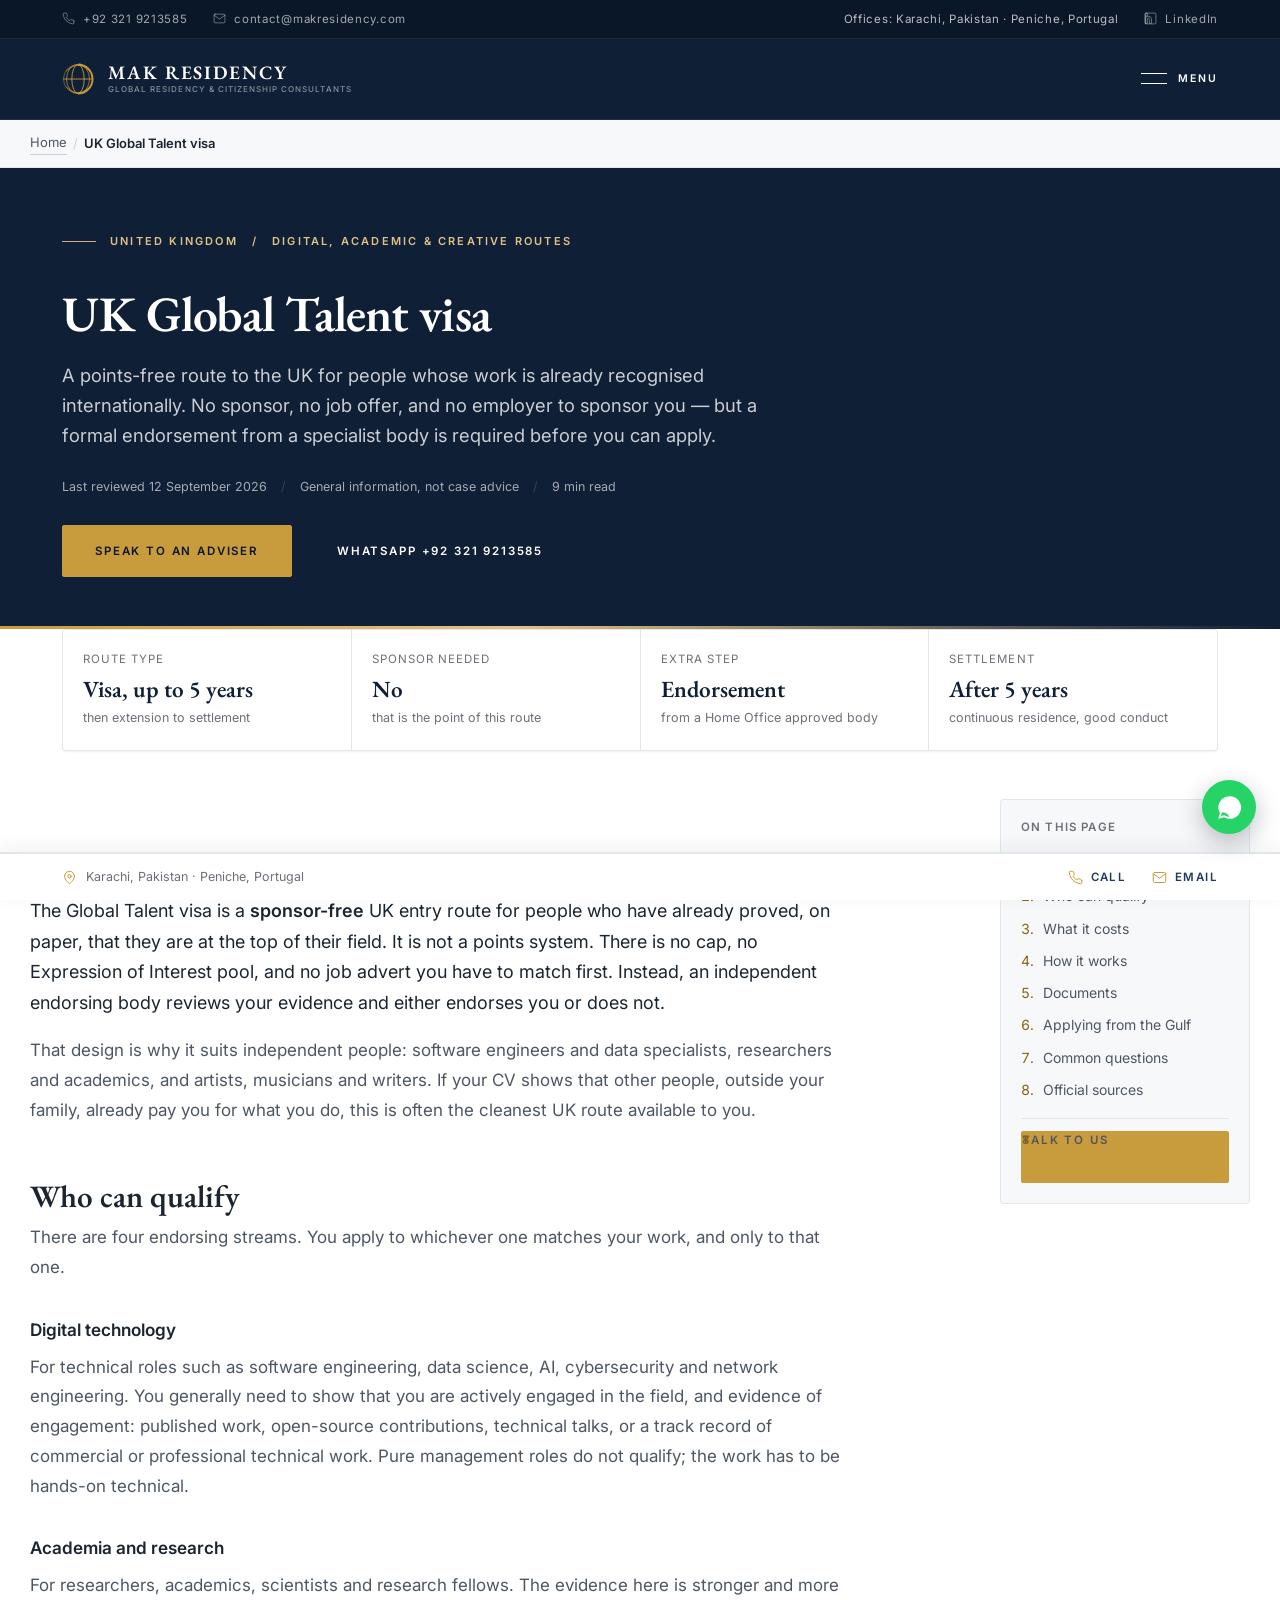
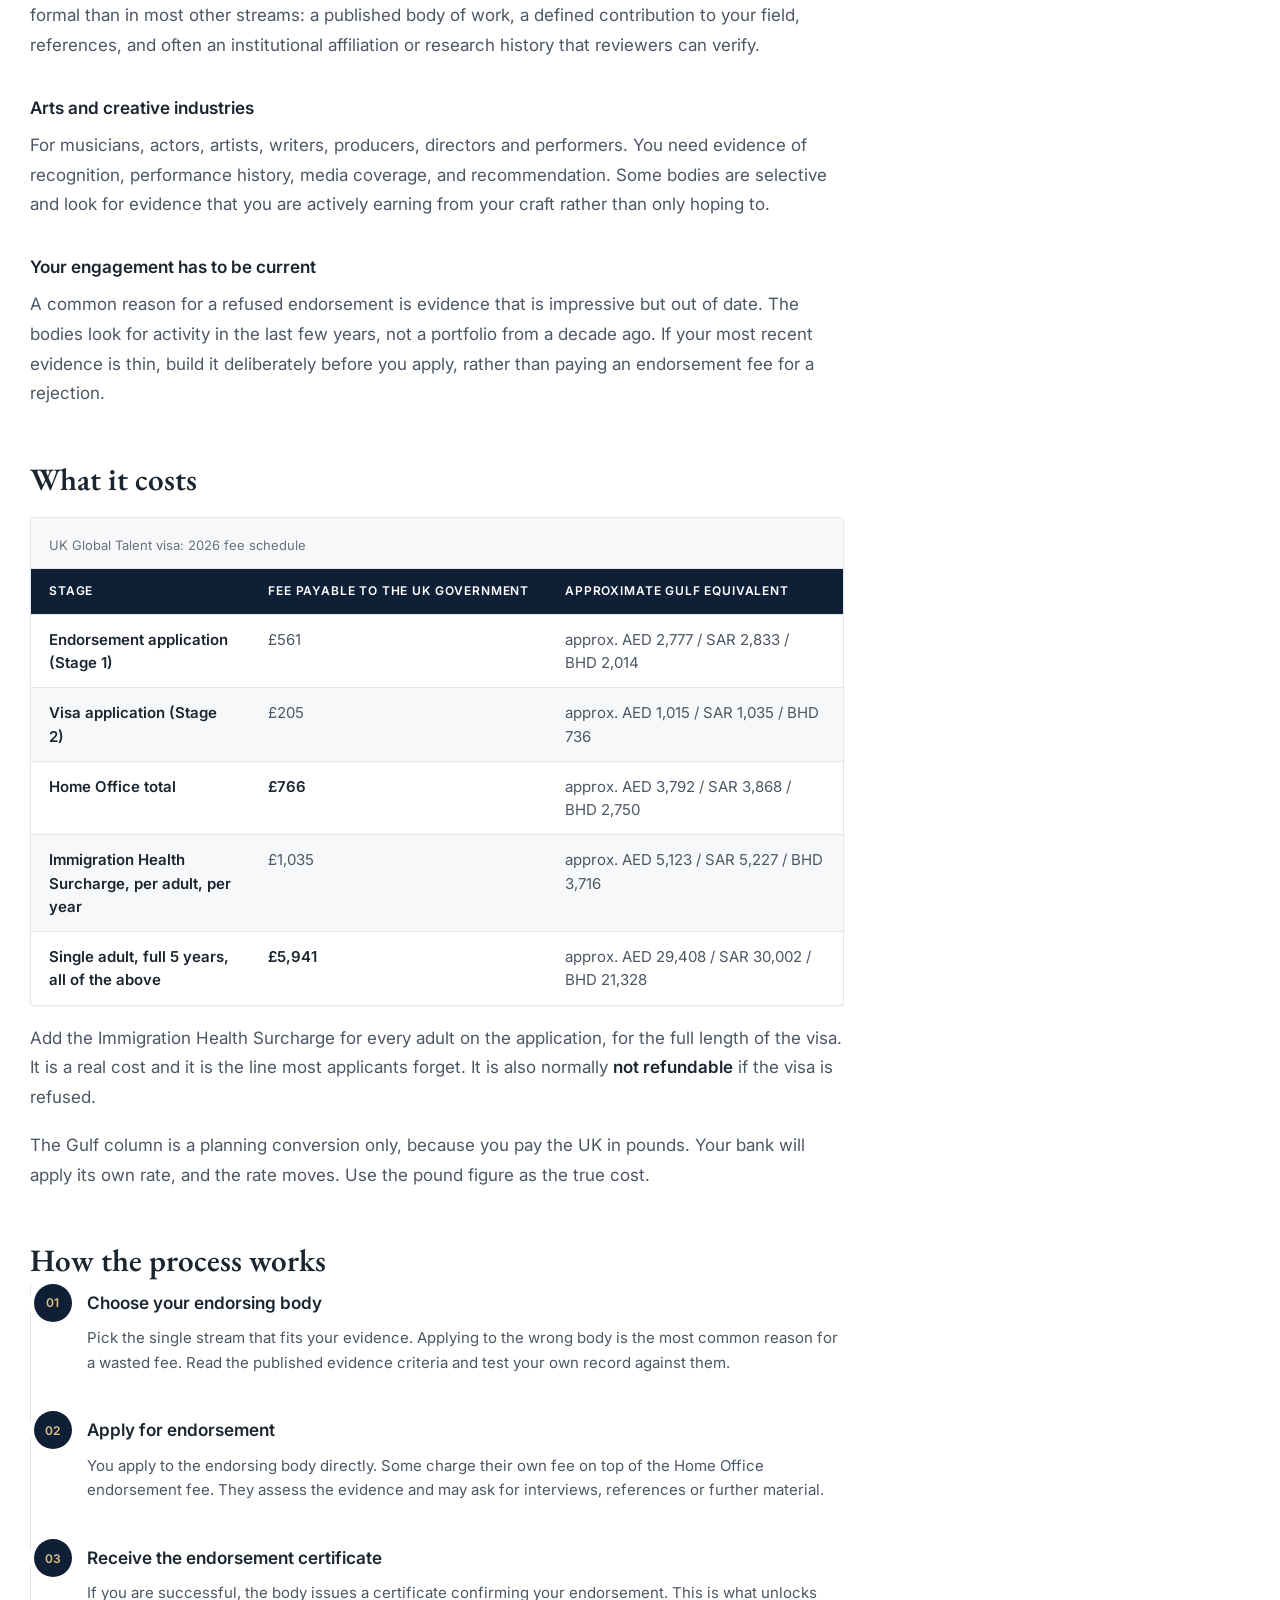
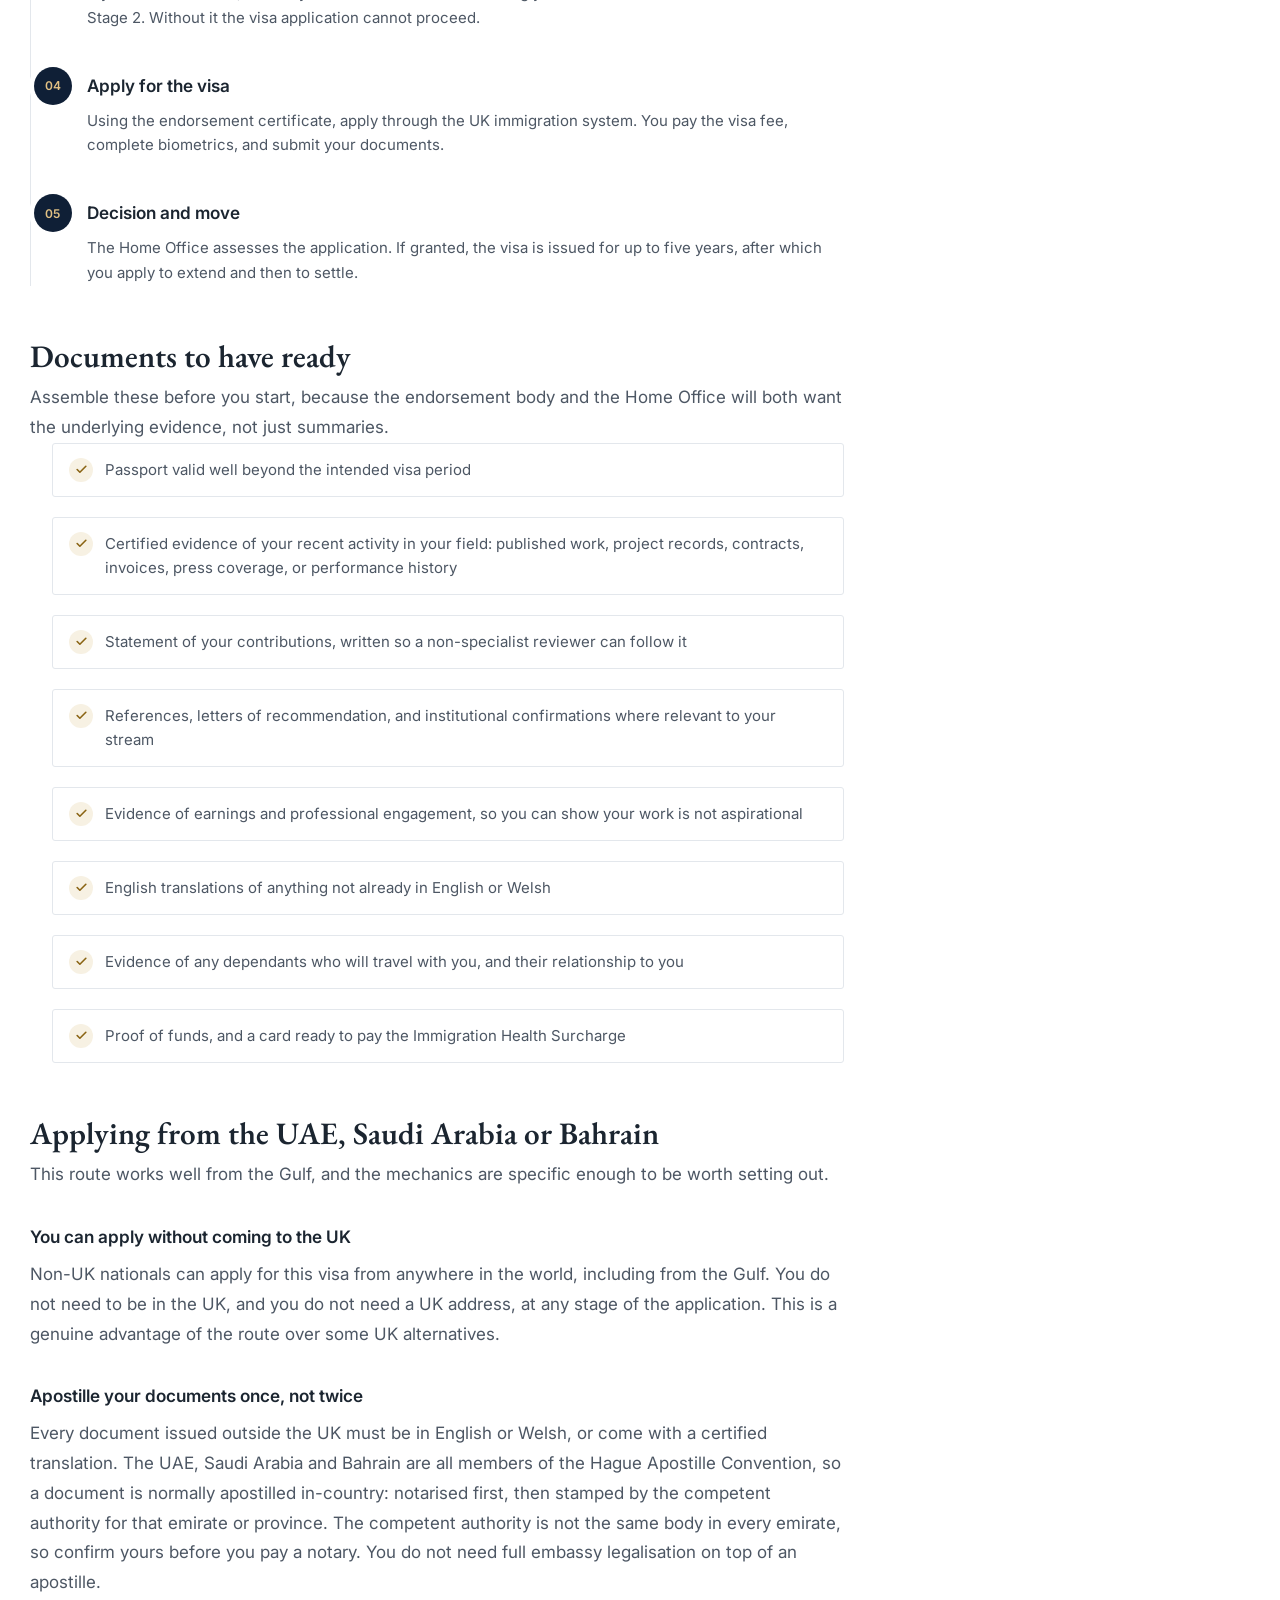
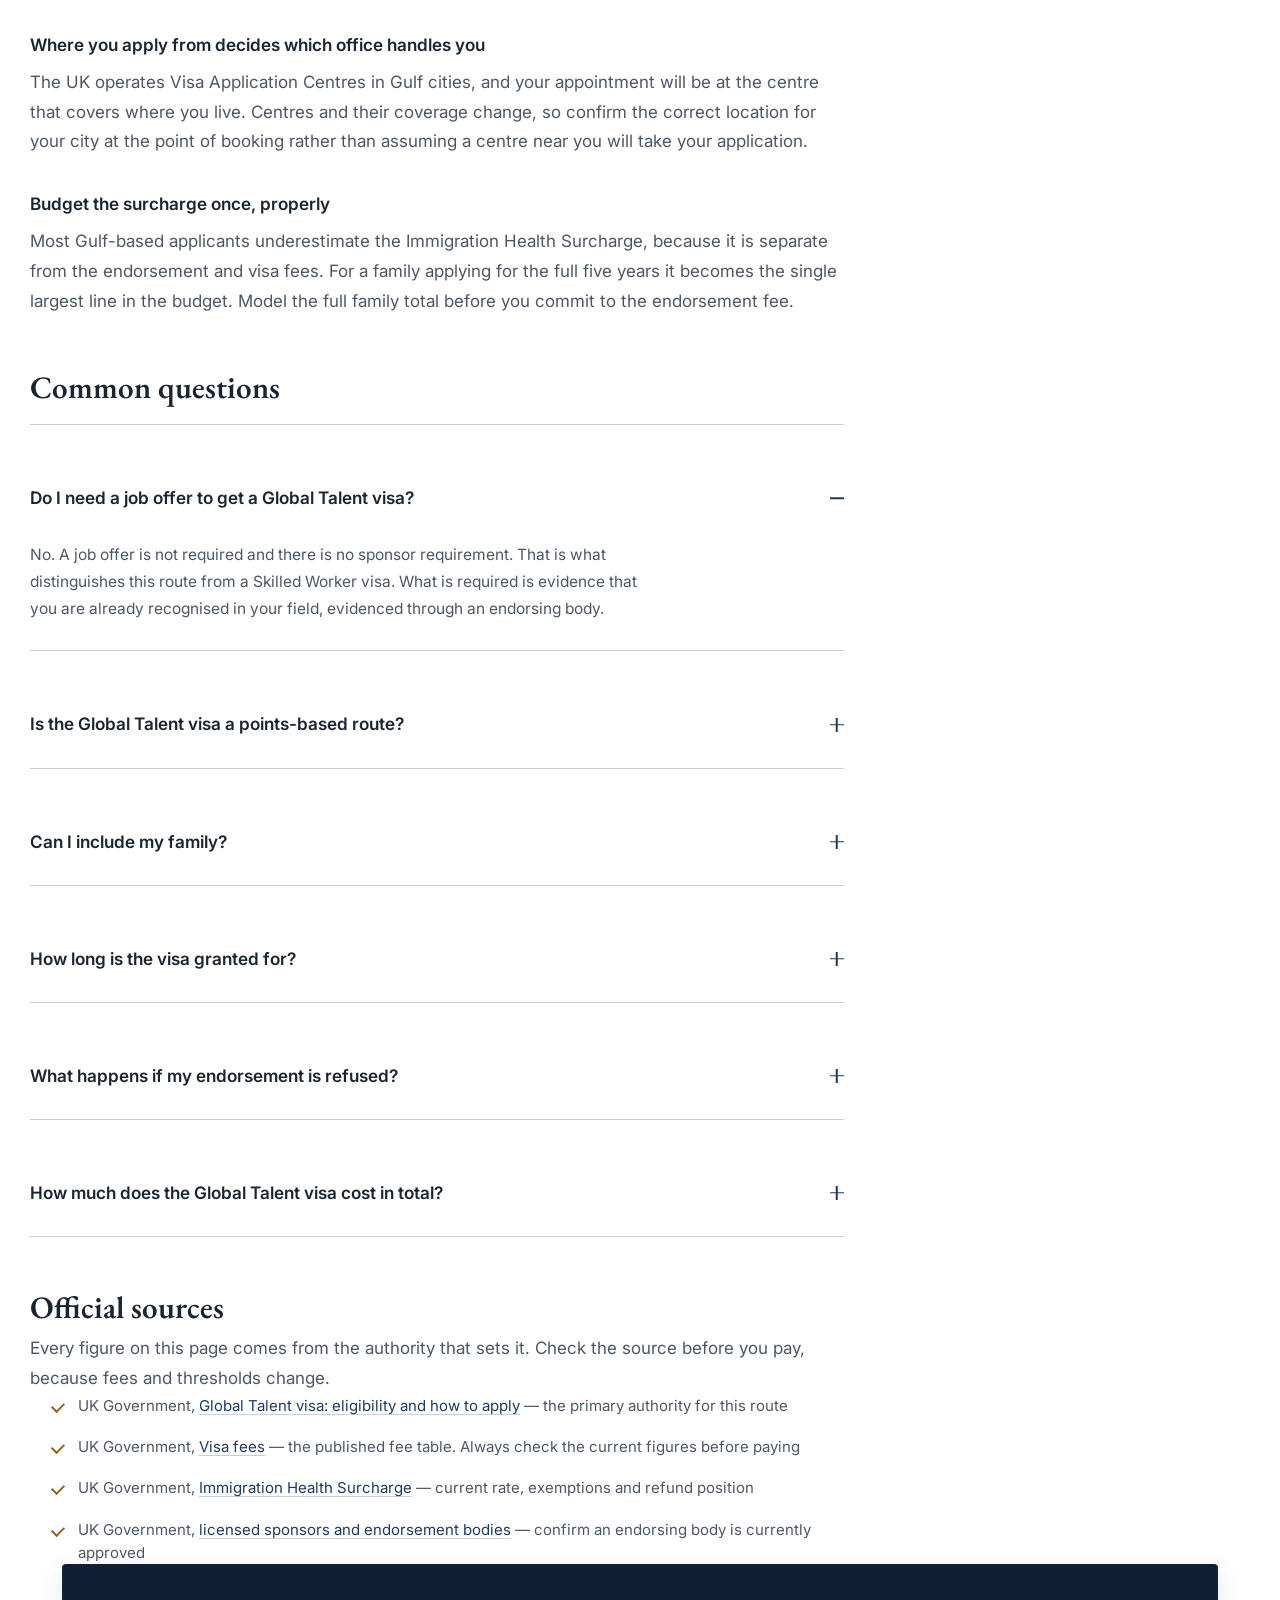
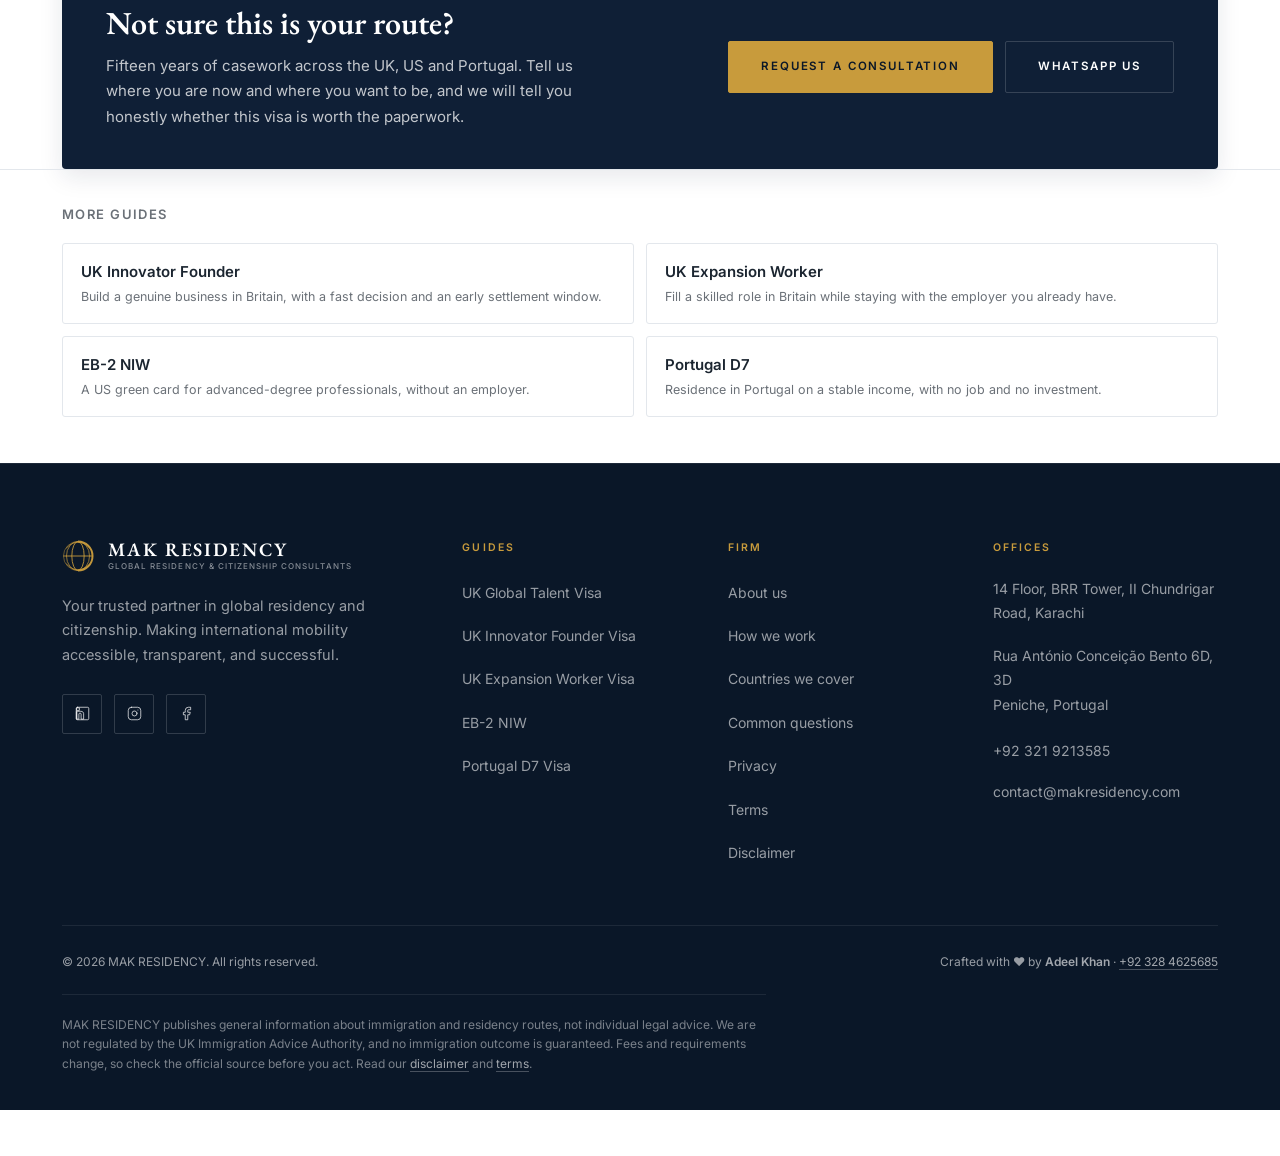
<file: uk-global-talent/index.html>
<!doctype html>
<html lang="en">
<head>
    <!-- Google Tag Manager -->
    <script>(function(w,d,s,l,i){w[l]=w[l]||[];w[l].push({'gtm.start':
        new Date().getTime(),event:'gtm.js'});var f=d.getElementsByTagName(s)[0],
        j=d.createElement(s),dl=l!='dataLayer'?'&l='+l:'';j.async=true;j.src=
        'https://www.googletagmanager.com/gtm.js?id='+i+dl;f.parentNode.insertBefore(j,f);
    })(window,document,'script','dataLayer','GTM-MFCZLWBB');</script>
    <!-- End Google Tag Manager -->
    <meta charset="UTF-8">
    <meta name="viewport" content="width=device-width, initial-scale=1.0">
    <meta name="robots" content="index, follow, max-image-preview:large, max-snippet:-1">
    <title>UK Global Talent visa: fees &amp; requirements | MAK RESIDENCY</title>
    <meta name="description" content="MAK RESIDENCY - Global Residency &amp; Citizenship Consultants. Expert guidance on UK, US and Portuguese residency and citizenship routes.">
    <meta name="author" content="MAK RESIDENCY">
    <meta name="theme-color" content="#0f1f36">
    <link rel="canonical" href="https://makresidency.com/uk-global-talent/">

    <meta property="og:type" content="article">
    <meta property="og:site_name" content="MAK RESIDENCY">
    <meta property="og:locale" content="en_GB">
    <meta property="og:title" content="UK Global Talent visa: fees &amp; requirements | MAK RESIDENCY">
    <meta property="og:description" content="UK Global Talent visa: who qualifies, 2026 fees with Gulf conversions, the endorsement process, and how to apply from the UAE, Saudi Arabia or Bahrain.">
    <meta property="og:url" content="https://makresidency.com/uk-global-talent/">
    <meta property="og:image" content="https://makresidency.com/assets/og-image.png">
    <meta property="og:image:width" content="1200">
    <meta property="og:image:height" content="630">
    <meta property="og:image:alt" content="MAK RESIDENCY - Global Residency &amp; Citizenship Consultants">
    <meta name="twitter:card" content="summary_large_image">
    <meta name="twitter:title" content="UK Global Talent visa: fees &amp; requirements | MAK RESIDENCY">
    <meta name="twitter:description" content="UK Global Talent visa: who qualifies, 2026 fees with Gulf conversions, the endorsement process, and how to apply from the UAE, Saudi Arabia or Bahrain.">
    <meta name="twitter:image" content="https://makresidency.com/assets/og-image.png">
    <meta name="twitter:image:alt" content="MAK RESIDENCY - Global Residency &amp; Citizenship Consultants">

    <link rel="preconnect" href="https://fonts.googleapis.com">
    <link rel="preconnect" href="https://fonts.gstatic.com" crossorigin>
    <link rel="stylesheet" href="https://fonts.googleapis.com/css2?family=EB+Garamond:ital,wght@0,400;0,500;0,600;0,700;1,400;1,500&family=Inter:wght@300;400;500;600;700&display=swap">
    <link rel="stylesheet" href="../styles.css">
    <link rel="icon" type="image/svg+xml" href="../favicon.svg">
    <link rel="apple-touch-icon" href="../assets/apple-touch-icon.png">
    <link rel="me" href="https://www.linkedin.com/company/mak-residency/">
    <link rel="me" href="https://www.instagram.com/Residency.mak">

    <script type="application/ld+json">{
  "@context": "https://schema.org",
  "@graph": [
    {
      "@type": [
        "Organization",
        "ProfessionalService"
      ],
      "@id": "https://makresidency.com/#organisation",
      "name": "MAK RESIDENCY",
      "alternateName": "MAK Residency Global Residency & Citizenship Consultants",
      "url": "https://makresidency.com/",
      "description": "MAK RESIDENCY is a consultancy providing expert guidance on global residency and citizenship pathways, including UK, US and Portuguese routes for business owners, skilled professionals, founders and investors.",
      "slogan": "Global Residency & Citizenship Consultants",
      "foundingDate": "2011",
      "logo": {
        "@type": "ImageObject",
        "url": "https://makresidency.com/favicon.svg"
      },
      "image": {
        "@type": "ImageObject",
        "url": "https://makresidency.com/assets/og-image.png",
        "width": 1200,
        "height": 630
      },
      "telephone": "+92-321-9213585",
      "email": "contact@makresidency.com",
      "location": [
        {
          "@type": "PostalAddress",
          "streetAddress": "14 Floor, BRR Tower, II Chundrigar Road",
          "addressLocality": "Karachi",
          "addressRegion": "Sindh",
          "addressCountry": "PK"
        },
        {
          "@type": "PostalAddress",
          "streetAddress": "Rua Antonio Conceicao Bento 6D, 3D",
          "addressLocality": "Peniche",
          "addressRegion": "Leiria",
          "postalCode": "2560-392",
          "addressCountry": "PT"
        }
      ],
      "areaServed": [
        {
          "@type": "Country",
          "name": "United Arab Emirates"
        },
        {
          "@type": "Country",
          "name": "Saudi Arabia"
        },
        {
          "@type": "Country",
          "name": "Bahrain"
        },
        {
          "@type": "Country",
          "name": "Qatar"
        },
        {
          "@type": "Country",
          "name": "Kuwait"
        },
        {
          "@type": "Country",
          "name": "Oman"
        },
        {
          "@type": "Country",
          "name": "United Kingdom"
        },
        {
          "@type": "Country",
          "name": "United States"
        },
        {
          "@type": "Country",
          "name": "Portugal"
        },
        {
          "@type": "AdministrativeArea",
          "name": "Europe"
        },
        {
          "@type": "AdministrativeArea",
          "name": "Middle East"
        },
        {
          "@type": "AdministrativeArea",
          "name": "Americas"
        }
      ],
      "knowsLanguage": [
        "en",
        "ur",
        "pa",
        "hi",
        "ar"
      ],
      "sameAs": [
        "https://www.linkedin.com/company/mak-residency/",
        "https://www.instagram.com/Residency.mak",
        "https://www.facebook.com/profile.php?id=61595228504606"
      ],
      "contactPoint": [
        {
          "@type": "ContactPoint",
          "contactType": "Enquiries",
          "telephone": "+92-321-9213585",
          "email": "contact@makresidency.com",
          "availableLanguage": [
            "en",
            "ur",
            "pa",
            "hi",
            "ar"
          ],
          "areaServed": [
            "AE",
            "SA",
            "BH",
            "QA",
            "KW",
            "OM"
          ]
        }
      ]
    },
    {
      "@type": "WebSite",
      "@id": "https://makresidency.com/#website",
      "url": "https://makresidency.com/",
      "name": "MAK RESIDENCY",
      "inLanguage": "en",
      "publisher": {
        "@id": "https://makresidency.com/#organisation"
      }
    },
    {
      "@type": "WebPage",
      "@id": "https://makresidency.com/uk-global-talent/#webpage",
      "url": "https://makresidency.com/uk-global-talent/",
      "name": "UK Global Talent visa",
      "description": "UK Global Talent visa: who qualifies, 2026 fees with Gulf conversions, the endorsement process, and how to apply from the UAE, Saudi Arabia or Bahrain.",
      "isPartOf": {
        "@id": "https://makresidency.com/#website"
      },
      "about": {
        "@id": "https://makresidency.com/#organisation"
      },
      "datePublished": "2026-09-12",
      "dateModified": "2026-09-12",
      "inLanguage": "en"
    },
    {
      "@type": "Service",
      "@id": "https://makresidency.com/uk-global-talent/#service",
      "name": "UK Global Talent visa",
      "description": "UK Global Talent visa: who qualifies, 2026 fees with Gulf conversions, the endorsement process, and how to apply from the UAE, Saudi Arabia or Bahrain.",
      "serviceType": "UK Global Talent visa",
      "url": "https://makresidency.com/uk-global-talent/",
      "provider": {
        "@id": "https://makresidency.com/#organisation"
      },
      "areaServed": [
        {
          "@type": "Country",
          "name": "United Arab Emirates"
        },
        {
          "@type": "Country",
          "name": "Saudi Arabia"
        },
        {
          "@type": "Country",
          "name": "Bahrain"
        }
      ]
    },
    {
      "@type": "BreadcrumbList",
      "@id": "https://makresidency.com/#breadcrumb",
      "itemListElement": [
        {
          "@type": "ListItem",
          "position": 1,
          "name": "Home",
          "item": "https://makresidency.com../index.html"
        },
        {
          "@type": "ListItem",
          "position": 2,
          "name": "UK Global Talent visa"
        }
      ]
    }
  ]
}</script>

    <noscript><style>.accordion-panel[hidden]{display:block!important}.accordion-icon{display:none}</style></noscript>
    <script>document.documentElement.className += ' js';</script>
</head>
<body>
<!-- Google Tag Manager (noscript) -->
<noscript><iframe src="https://www.googletagmanager.com/ns.html?id=GTM-MFCZLWBB"
height="0" width="0" style="display:none;visibility:hidden"></iframe></noscript>
<!-- End Google Tag Manager (noscript) -->
<a class="skip-link" href="#main">Skip to content</a>

<header class="site-header" id="siteHeader">
    <div class="utility-bar">
        <div class="container utility-inner">
            <div class="utility-group">
                <a class="utility-link" href="tel:+923219213585"><svg class="icon" viewBox="0 0 24 24" aria-hidden="true" focusable="false"><path d="M22 16.92v3a2 2 0 0 1-2.18 2 19.79 19.79 0 0 1-8.63-3.07 19.5 19.5 0 0 1-6-6 19.79 19.79 0 0 1-3.07-8.67A2 2 0 0 1 4.11 2h3a2 2 0 0 1 2 1.72c.13.96.36 1.9.7 2.81a2 2 0 0 1-.45 2.11L8.09 9.91a16 16 0 0 0 6 6l1.27-1.27a2 2 0 0 1 2.11-.45c.91.34 1.85.57 2.81.7A2 2 0 0 1 22 16.92z"/></svg><span>+92 321 9213585</span></a>
                <a class="utility-link" href="mailto:contact@makresidency.com"><svg class="icon" viewBox="0 0 24 24" aria-hidden="true" focusable="false"><path d="M4 4h16c1.1 0 2 .9 2 2v12c0 1.1-.9 2-2 2H4c-1.1 0-2-.9-2-2V6c0-1.1.9-2 2-2z"/><path d="M22 6l-10 7L2 6"/></svg><span>contact@makresidency.com</span></a>
            </div>
            <div class="utility-group utility-group--end">
                <span class="utility-note">Offices: Karachi, Pakistan &middot; Peniche, Portugal</span>
                <a class="utility-link" href="https://www.linkedin.com/company/mak-residency/" target="_blank" rel="noopener noreferrer me"><svg class="icon" viewBox="0 0 24 24" aria-hidden="true" focusable="false"><rect x="3" y="3" width="4" height="4"/><line x1="3" y1="10" x2="3" y2="21"/><path d="M10 8.5c2.2 0 3.8 1.7 3.8 3.8v8.7h-4V13c0-1-.8-1.8-1.8-1.8S6.2 12 6.2 13v8h-4V8.5h4z"/><rect width="20" height="20" x="2" y="2" rx="2"/></svg><span>LinkedIn</span></a>
            </div>
        </div>
    </div>

    <div class="nav-bar">
        <div class="container nav-inner">
            <a class="brand" href="../index.html" aria-label="MAK RESIDENCY home">
                <span class="brand-mark" aria-hidden="true">
                        <svg viewBox="0 0 40 40" focusable="false">
                            <circle cx="20" cy="20" r="18.2" fill="none" stroke="currentColor" stroke-width="1.1" opacity=".55"/>
                            <ellipse cx="20" cy="20" rx="7.7" ry="18.2" fill="none" stroke="currentColor" stroke-width="1.1"/>
                            <ellipse cx="20" cy="20" rx="14.4" ry="18.2" fill="none" stroke="currentColor" stroke-width="1.1" opacity=".8"/>
                            <path d="M1.8 20h36.4" stroke="currentColor" stroke-width="1.1"/>
                            <path d="M5.2 10.6a18.2 18.2 0 0 1 29.6 0" fill="none" stroke="currentColor" stroke-width="1.1" opacity=".8"/>
                            <path d="M5.2 29.4a18.2 18.2 0 0 0 29.6 0" fill="none" stroke="currentColor" stroke-width="1.1" opacity=".8"/>
                            <path d="M20 1.8A18.2 18.2 0 0 1 20 38.2" fill="none" stroke="currentColor" stroke-width="2.4" opacity=".95"/>
                        </svg>
                    </span>
                <span class="brand-text">
                        <span class="brand-name">MAK RESIDENCY</span>
                        <span class="brand-sub">Global Residency &amp; Citizenship Consultants</span>
                    </span>
            </a>

            <nav class="primary-nav" id="primaryNav" aria-label="Primary">
                <ul class="nav-list">
                    <li><a href="../index.html#business-migration">Business Migration</a></li>
                    <li><a href="../index.html#skilled-immigration">Skilled Immigration</a></li>
                    <li><a href="../index.html#other-programs">Other Programs</a></li>
                    <li><a href="../index.html#countries">Countries</a></li>
                    <li><a href="../index.html#why-us">Why Us</a></li>
                    <li><a href="../index.html#contact" class="nav-cta">Contact</a></li>
                </ul>
            </nav>

            <button class="nav-toggle" id="navToggle" type="button" aria-expanded="false" aria-controls="primaryNav">
                <span class="nav-toggle-box" aria-hidden="true"><i></i><i></i></span>
                <span class="nav-toggle-text">Menu</span>
            </button>
        </div>
    </div>
</header>
<nav class="breadcrumbs" aria-label="Breadcrumb">
    <div class="container breadcrumbs-inner">
        <ol>
            <li><a href="../index.html">Home</a></li>
            <li><span aria-current="page">UK Global Talent visa</span></li>
        </ol>
    </div>
</nav>

<main id="main">
    <section class="page-hero">
        <div class="container">
            <p class="eyebrow"><span class="eyebrow-rule" aria-hidden="true"></span>United Kingdom <span class="eyebrow-dot" aria-hidden="true">/</span> Digital, academic &amp; creative routes</p>
            <h1 class="page-title">UK Global Talent visa</h1>
            <p class="page-lede">A points-free route to the UK for people whose work is already recognised internationally. No sponsor, no job offer, and no employer to sponsor you &mdash; but a formal endorsement from a specialist body is required before you can apply.</p>
            <div class="page-meta">
                <span>Last reviewed 12 September 2026</span>
                <span class="dot" aria-hidden="true">/</span>                <span>General information, not case advice</span>
                <span class="dot" aria-hidden="true">/</span>                <span>9 min read</span>
            </div>
            <div class="page-hero-actions">
                <a class="btn btn-primary" href="../index.html#contact">Speak to an adviser</a>
                <a class="btn btn-ghost" href="https://wa.me/923219213585" target="_blank" rel="noopener noreferrer">WhatsApp +92 321 9213585</a>
            </div>
        </div>
    </section>

    <div class="container">
        <ul class="keyfacts">
    <li>
        <span class="kf-label">Route type</span>
        <span class="kf-value">Visa, up to 5 years</span>
        <span class="kf-note">then extension to settlement</span>
    </li>
    <li>
        <span class="kf-label">Sponsor needed</span>
        <span class="kf-value">No</span>
        <span class="kf-note">that is the point of this route</span>
    </li>
    <li>
        <span class="kf-label">Extra step</span>
        <span class="kf-value">Endorsement</span>
        <span class="kf-note">from a Home Office approved body</span>
    </li>
    <li>
        <span class="kf-label">Settlement</span>
        <span class="kf-value">After 5 years</span>
        <span class="kf-note">continuous residence, good conduct</span>
    </li>
</ul>
    </div>

    <div class="container detail-layout">
        <article class="prose">
<h2 id="what">What the UK Global Talent visa is</h2>
<p>The Global Talent visa is a <strong>sponsor-free</strong> UK entry route for people who have already proved, on paper, that they are at the top of their field. It is not a points system. There is no cap, no Expression of Interest pool, and no job advert you have to match first. Instead, an independent endorsing body reviews your evidence and either endorses you or does not.</p>
<p>That design is why it suits independent people: software engineers and data specialists, researchers and academics, and artists, musicians and writers. If your CV shows that other people, outside your family, already pay you for what you do, this is often the cleanest UK route available to you.</p>

<h2 id="who">Who can qualify</h2>
<p>There are four endorsing streams. You apply to whichever one matches your work, and only to that one.</p>

<h3>Digital technology</h3>
<p>For technical roles such as software engineering, data science, AI, cybersecurity and network engineering. You generally need to show that you are actively engaged in the field, and evidence of engagement: published work, open-source contributions, technical talks, or a track record of commercial or professional technical work. Pure management roles do not qualify; the work has to be hands-on technical.</p>

<h3>Academia and research</h3>
<p>For researchers, academics, scientists and research fellows. The evidence here is stronger and more formal than in most other streams: a published body of work, a defined contribution to your field, references, and often an institutional affiliation or research history that reviewers can verify.</p>

<h3>Arts and creative industries</h3>
<p>For musicians, actors, artists, writers, producers, directors and performers. You need evidence of recognition, performance history, media coverage, and recommendation. Some bodies are selective and look for evidence that you are actively earning from your craft rather than only hoping to.</p>

<h3>Your engagement has to be current</h3>
<p>A common reason for a refused endorsement is evidence that is impressive but out of date. The bodies look for activity in the last few years, not a portfolio from a decade ago. If your most recent evidence is thin, build it deliberately before you apply, rather than paying an endorsement fee for a rejection.</p>

<h2 id="costs">What it costs</h2>
<div class="table-scroll">
    <table class="datatable">
        <caption>UK Global Talent visa: 2026 fee schedule</caption>
        <thead>
            <tr><th scope="col">Stage</th><th scope="col">Fee payable to the UK government</th><th scope="col">Approximate Gulf equivalent</th></tr>
        </thead>
        <tbody>
            <tr>
                <th scope="row">Endorsement application (Stage 1)</th>
                <td>&pound;561</td>
                <td>approx. AED 2,777 / SAR 2,833 / BHD 2,014</td>
            </tr>
            <tr>
                <th scope="row">Visa application (Stage 2)</th>
                <td>&pound;205</td>
                <td>approx. AED 1,015 / SAR 1,035 / BHD 736</td>
            </tr>
            <tr>
                <th scope="row"><strong>Home Office total</strong></th>
                <td><strong>&pound;766</strong></td>
                <td>approx. AED 3,792 / SAR 3,868 / BHD 2,750</td>
            </tr>
            <tr>
                <th scope="row">Immigration Health Surcharge, per adult, per year</th>
                <td>&pound;1,035</td>
                <td>approx. AED 5,123 / SAR 5,227 / BHD 3,716</td>
            </tr>
            <tr>
                <th scope="row"><strong>Single adult, full 5 years, all of the above</strong></th>
                <td><strong>&pound;5,941</strong></td>
                <td>approx. AED 29,408 / SAR 30,002 / BHD 21,328</td>
            </tr>
        </tbody>
    </table>
</div>
<p>Add the Immigration Health Surcharge for every adult on the application, for the full length of the visa. It is a real cost and it is the line most applicants forget. It is also normally <strong>not refundable</strong> if the visa is refused.</p>
<p>The Gulf column is a planning conversion only, because you pay the UK in pounds. Your bank will apply its own rate, and the rate moves. Use the pound figure as the true cost.</p>

<h2 id="process">How the process works</h2>
<ol class="steps">
    <li>
        <h3>Choose your endorsing body</h3>
        <p>Pick the single stream that fits your evidence. Applying to the wrong body is the most common reason for a wasted fee. Read the published evidence criteria and test your own record against them.</p>
    </li>
    <li>
        <h3>Apply for endorsement</h3>
        <p>You apply to the endorsing body directly. Some charge their own fee on top of the Home Office endorsement fee. They assess the evidence and may ask for interviews, references or further material.</p>
    </li>
    <li>
        <h3>Receive the endorsement certificate</h3>
        <p>If you are successful, the body issues a certificate confirming your endorsement. This is what unlocks Stage 2. Without it the visa application cannot proceed.</p>
    </li>
    <li>
        <h3>Apply for the visa</h3>
        <p>Using the endorsement certificate, apply through the UK immigration system. You pay the visa fee, complete biometrics, and submit your documents.</p>
    </li>
    <li>
        <h3>Decision and move</h3>
        <p>The Home Office assesses the application. If granted, the visa is issued for up to five years, after which you apply to extend and then to settle.</p>
    </li>
</ol>

<h2 id="documents">Documents to have ready</h2>
<p>Assemble these before you start, because the endorsement body and the Home Office will both want the underlying evidence, not just summaries.</p>
<ul class="checklist">
    <li>
        <span class="tick" aria-hidden="true"><svg viewBox="0 0 24 24" focusable="false"><path d="M20 6L9 17l-5-5" fill="none" stroke="currentColor" stroke-width="3" stroke-linecap="round" stroke-linejoin="round"/></svg></span>
        <span>Passport valid well beyond the intended visa period</span>
    </li>
    <li>
        <span class="tick" aria-hidden="true"><svg viewBox="0 0 24 24" focusable="false"><path d="M20 6L9 17l-5-5" fill="none" stroke="currentColor" stroke-width="3" stroke-linecap="round" stroke-linejoin="round"/></svg></span>
        <span>Certified evidence of your recent activity in your field: published work, project records, contracts, invoices, press coverage, or performance history</span>
    </li>
    <li>
        <span class="tick" aria-hidden="true"><svg viewBox="0 0 24 24" focusable="false"><path d="M20 6L9 17l-5-5" fill="none" stroke="currentColor" stroke-width="3" stroke-linecap="round" stroke-linejoin="round"/></svg></span>
        <span>Statement of your contributions, written so a non-specialist reviewer can follow it</span>
    </li>
    <li>
        <span class="tick" aria-hidden="true"><svg viewBox="0 0 24 24" focusable="false"><path d="M20 6L9 17l-5-5" fill="none" stroke="currentColor" stroke-width="3" stroke-linecap="round" stroke-linejoin="round"/></svg></span>
        <span>References, letters of recommendation, and institutional confirmations where relevant to your stream</span>
    </li>
    <li>
        <span class="tick" aria-hidden="true"><svg viewBox="0 0 24 24" focusable="false"><path d="M20 6L9 17l-5-5" fill="none" stroke="currentColor" stroke-width="3" stroke-linecap="round" stroke-linejoin="round"/></svg></span>
        <span>Evidence of earnings and professional engagement, so you can show your work is not aspirational</span>
    </li>
    <li>
        <span class="tick" aria-hidden="true"><svg viewBox="0 0 24 24" focusable="false"><path d="M20 6L9 17l-5-5" fill="none" stroke="currentColor" stroke-width="3" stroke-linecap="round" stroke-linejoin="round"/></svg></span>
        <span>English translations of anything not already in English or Welsh</span>
    </li>
    <li>
        <span class="tick" aria-hidden="true"><svg viewBox="0 0 24 24" focusable="false"><path d="M20 6L9 17l-5-5" fill="none" stroke="currentColor" stroke-width="3" stroke-linecap="round" stroke-linejoin="round"/></svg></span>
        <span>Evidence of any dependants who will travel with you, and their relationship to you</span>
    </li>
    <li>
        <span class="tick" aria-hidden="true"><svg viewBox="0 0 24 24" focusable="false"><path d="M20 6L9 17l-5-5" fill="none" stroke="currentColor" stroke-width="3" stroke-linecap="round" stroke-linejoin="round"/></svg></span>
        <span>Proof of funds, and a card ready to pay the Immigration Health Surcharge</span>
    </li>
</ul>

<h2 id="gulf">Applying from the UAE, Saudi Arabia or Bahrain</h2>
<p>This route works well from the Gulf, and the mechanics are specific enough to be worth setting out.</p>
<h3>You can apply without coming to the UK</h3>
<p>Non-UK nationals can apply for this visa from anywhere in the world, including from the Gulf. You do not need to be in the UK, and you do not need a UK address, at any stage of the application. This is a genuine advantage of the route over some UK alternatives.</p>
<h3>Apostille your documents once, not twice</h3>
<p>Every document issued outside the UK must be in English or Welsh, or come with a certified translation. The UAE, Saudi Arabia and Bahrain are all members of the Hague Apostille Convention, so a document is normally apostilled in-country: notarised first, then stamped by the competent authority for that emirate or province. The competent authority is not the same body in every emirate, so confirm yours before you pay a notary. You do not need full embassy legalisation on top of an apostille.</p>
<h3>Where you apply from decides which office handles you</h3>
<p>The UK operates Visa Application Centres in Gulf cities, and your appointment will be at the centre that covers where you live. Centres and their coverage change, so confirm the correct location for your city at the point of booking rather than assuming a centre near you will take your application.</p>
<h3>Budget the surcharge once, properly</h3>
<p>Most Gulf-based applicants underestimate the Immigration Health Surcharge, because it is separate from the endorsement and visa fees. For a family applying for the full five years it becomes the single largest line in the budget. Model the full family total before you commit to the endorsement fee.</p>

<h2 id="questions">Common questions</h2>
<div class="accordion" data-accordion>
    <div class="accordion-item accordion-item--plain">
        <h3 class="accordion-heading">
            <button class="accordion-trigger" type="button" aria-expanded="true">
                <span>Do I need a job offer to get a Global Talent visa?</span>
                <span class="accordion-icon" aria-hidden="true"></span>
            </button>
        </h3>
        <div class="accordion-panel">
            <p>No. A job offer is not required and there is no sponsor requirement. That is what distinguishes this route from a Skilled Worker visa. What is required is evidence that you are already recognised in your field, evidenced through an endorsing body.</p>
        </div>
    </div>
    <div class="accordion-item accordion-item--plain">
        <h3 class="accordion-heading">
            <button class="accordion-trigger" type="button" aria-expanded="false">
                <span>Is the Global Talent visa a points-based route?</span>
                <span class="accordion-icon" aria-hidden="true"></span>
            </button>
        </h3>
        <div class="accordion-panel" hidden>
            <p>No. It is not a points system and there is no cap on the number of people entering under it. Endorsement is a judgement about the strength and recency of your evidence, not a score you can build up over time.</p>
        </div>
    </div>
    <div class="accordion-item accordion-item--plain">
        <h3 class="accordion-heading">
            <button class="accordion-trigger" type="button" aria-expanded="false">
                <span>Can I include my family?</span>
                <span class="accordion-icon" aria-hidden="true"></span>
            </button>
        </h3>
        <div class="accordion-panel" hidden>
            <p>Yes. Dependants can be included on the application and are granted the same length of visa. Each adult dependant pays their own Immigration Health Surcharge, which is why the total rises quickly for families.</p>
        </div>
    </div>
    <div class="accordion-item accordion-item--plain">
        <h3 class="accordion-heading">
            <button class="accordion-trigger" type="button" aria-expanded="false">
                <span>How long is the visa granted for?</span>
                <span class="accordion-icon" aria-hidden="true"></span>
            </button>
        </h3>
        <div class="accordion-panel" hidden>
            <p>Up to five years at a time. After five years of continuous residence you can apply to extend, and once you have the required continuous period and good conduct you can apply for settlement.</p>
        </div>
    </div>
    <div class="accordion-item accordion-item--plain">
        <h3 class="accordion-heading">
            <button class="accordion-trigger" type="button" aria-expanded="false">
                <span>What happens if my endorsement is refused?</span>
                <span class="accordion-icon" aria-hidden="true"></span>
            </button>
        </h3>
        <div class="accordion-panel" hidden>
            <p>You can address the refusal reasons and apply to a different endorsing body where the evidence genuinely fits that stream. Refusal is not a lifetime bar, but the Home Office fee is not refundable, so it pays to be well prepared before you first apply.</p>
        </div>
    </div>
    <div class="accordion-item accordion-item--plain">
        <h3 class="accordion-heading">
            <button class="accordion-trigger" type="button" aria-expanded="false">
                <span>How much does the Global Talent visa cost in total?</span>
                <span class="accordion-icon" aria-hidden="true"></span>
            </button>
        </h3>
        <div class="accordion-panel" hidden>
            <p>The Home Office fees alone are &pound;766 for the endorsement and the visa, plus the Immigration Health Surcharge of &pound;1,035 per adult per year. A single adult applying for the full five years should budget &pound;5,941 before any endorsement body fees, translation, apostille or dependant costs.</p>
        </div>
    </div>
</div>

<h2 id="sources">Official sources</h2>
<p>Every figure on this page comes from the authority that sets it. Check the source before you pay, because fees and thresholds change.</p>
<ul class="sources">
    <li>UK Government, <a href="https://www.gov.uk/global-talent-visa" target="_blank" rel="noopener noreferrer">Global Talent visa: eligibility and how to apply</a> &mdash; the primary authority for this route</li>
    <li>UK Government, <a href="https://www.gov.uk/fees" target="_blank" rel="noopener noreferrer">Visa fees</a> &mdash; the published fee table. Always check the current figures before paying</li>
    <li>UK Government, <a href="https://www.gov.uk/immigration-health-surcharge" target="_blank" rel="noopener noreferrer">Immigration Health Surcharge</a> &mdash; current rate, exemptions and refund position</li>
    <li>UK Government, <a href="https://www.gov.uk/government/publications/register-of-licensed-sponsors-workers" target="_blank" rel="noopener noreferrer">licensed sponsors and endorsement bodies</a> &mdash; confirm an endorsing body is currently approved</li>
</ul>
        </article>
        <aside class="toc" aria-label="On this page">
    <h2>On this page</h2>
    <ol>
        <li><a href="#what">What this visa is</a></li>
        <li><a href="#who">Who can qualify</a></li>
        <li><a href="#costs">What it costs</a></li>
        <li><a href="#process">How it works</a></li>
        <li><a href="#documents">Documents</a></li>
        <li><a href="#gulf">Applying from the Gulf</a></li>
        <li><a href="#questions">Common questions</a></li>
        <li><a href="#sources">Official sources</a></li>
    </ol>
    <div class="toc-rule"></div>
    <a class="btn btn-primary toc-cta" href="../index.html#contact">Talk to us</a>
</aside>
    </div>

    <section class="section">
    <div class="container">
        <div class="cta-band">
            <div>
                <h2>Not sure this is your route?</h2>
                <p>Fifteen years of casework across the UK, US and Portugal. Tell us where you are now and where you want to be, and we will tell you honestly whether this visa is worth the paperwork.</p>
            </div>
            <div class="cta-band-actions">
                <a class="btn btn-primary" href="../index.html#contact">Request a consultation</a>
                <a class="btn btn-ghost" href="https://wa.me/923219213585" target="_blank" rel="noopener noreferrer">WhatsApp us</a>
            </div>
        </div>
    </div>
</section>
    <section class="related">
    <div class="container">
        <h2>More guides</h2>
        <ul class="related-grid">
            <li><a href="../uk-innovator-founder/">UK Innovator Founder<span>Build a genuine business in Britain, with a fast decision and an early settlement window.</span></a></li>
            <li><a href="../uk-expansion-worker/">UK Expansion Worker<span>Fill a skilled role in Britain while staying with the employer you already have.</span></a></li>
            <li><a href="../eb-2-niw/">EB-2 NIW<span>A US green card for advanced-degree professionals, without an employer.</span></a></li>
            <li><a href="../portugal-d7-visa/">Portugal D7<span>Residence in Portugal on a stable income, with no job and no investment.</span></a></li>
        </ul>
    </div>
</section>
</main>

<footer class="site-footer">
    <div class="container">
        <div class="footer-grid">
            <div class="footer-brand">
                <a class="brand brand--footer" href="../index.html" aria-label="MAK RESIDENCY home">
                    <span class="brand-mark" aria-hidden="true">
                        <svg viewBox="0 0 40 40" focusable="false">
                            <circle cx="20" cy="20" r="18.2" fill="none" stroke="currentColor" stroke-width="1.1" opacity=".55"/>
                            <ellipse cx="20" cy="20" rx="7.7" ry="18.2" fill="none" stroke="currentColor" stroke-width="1.1"/>
                            <ellipse cx="20" cy="20" rx="14.4" ry="18.2" fill="none" stroke="currentColor" stroke-width="1.1" opacity=".8"/>
                            <path d="M1.8 20h36.4" stroke="currentColor" stroke-width="1.1"/>
                            <path d="M5.2 10.6a18.2 18.2 0 0 1 29.6 0" fill="none" stroke="currentColor" stroke-width="1.1" opacity=".8"/>
                            <path d="M5.2 29.4a18.2 18.2 0 0 0 29.6 0" fill="none" stroke="currentColor" stroke-width="1.1" opacity=".8"/>
                            <path d="M20 1.8A18.2 18.2 0 0 1 20 38.2" fill="none" stroke="currentColor" stroke-width="2.4" opacity=".95"/>
                        </svg>
                    </span>
                    <span class="brand-text">
                        <span class="brand-name">MAK RESIDENCY</span>
                        <span class="brand-sub">Global Residency &amp; Citizenship Consultants</span>
                    </span>
                </a>
                <p class="footer-blurb">Your trusted partner in global residency and citizenship. Making international mobility accessible, transparent, and successful.</p>
                <ul class="footer-social">
                    <li>
                        <a href="https://www.linkedin.com/company/mak-residency/" target="_blank" rel="noopener noreferrer me" aria-label="LinkedIn"><svg class="icon" viewBox="0 0 24 24" aria-hidden="true" focusable="false"><rect x="3" y="3" width="4" height="4"/><line x1="3" y1="10" x2="3" y2="21"/><path d="M10 8.5c2.2 0 3.8 1.7 3.8 3.8v8.7h-4V13c0-1-.8-1.8-1.8-1.8S6.2 12 6.2 13v8h-4V8.5h4z"/><rect width="20" height="20" x="2" y="2" rx="2"/></svg></a>
                    </li>
                    <li>
                        <a href="https://www.instagram.com/Residency.mak" target="_blank" rel="noopener noreferrer me" aria-label="Instagram"><svg class="icon" viewBox="0 0 24 24" aria-hidden="true" focusable="false"><rect x="2" y="2" width="20" height="20" rx="5"/><path d="M16 11.4A4 4 0 1 1 12.6 8a4 4 0 0 1 3.4 3.4z"/><path d="M17.5 6.5h.01"/></svg></a>
                    </li>
                    <li>
                        <a href="https://www.facebook.com/profile.php?id=61595228504606" target="_blank" rel="noopener noreferrer" aria-label="Facebook"><svg class="icon" viewBox="0 0 24 24" aria-hidden="true" focusable="false"><path d="M18 2h-3a5 5 0 0 0-5 5v3H7v4h3v8h4v-8h3l1-4h-4V7a1 1 0 0 1 1-1h3z"/></svg></a>
                    </li>
                </ul>
            </div>

            <nav class="footer-col" aria-label="Detailed guides">
                <h2 class="footer-heading">Guides</h2>
                <ul>
                    <li><a href="../uk-global-talent/">UK Global Talent Visa</a></li>
                    <li><a href="../uk-innovator-founder/">UK Innovator Founder Visa</a></li>
                    <li><a href="../uk-expansion-worker/">UK Expansion Worker Visa</a></li>
                    <li><a href="../eb-2-niw/">EB-2 NIW</a></li>
                    <li><a href="../portugal-d7-visa/">Portugal D7 Visa</a></li>
                </ul>
            </nav>

            <nav class="footer-col" aria-label="Firm">
                <h2 class="footer-heading">Firm</h2>
                <ul>
                    <li><a href="../index.html#why-us">About us</a></li>
                    <li><a href="../index.html#journey">How we work</a></li>
                    <li><a href="../index.html#countries">Countries we cover</a></li>
                    <li><a href="../index.html#faq">Common questions</a></li>
                    <li><a href="../privacy/">Privacy</a></li>
                    <li><a href="../terms/">Terms</a></li>
                    <li><a href="../disclaimer/">Disclaimer</a></li>
                </ul>
            </nav>

            <div class="footer-col">
                <h2 class="footer-heading">Offices</h2>
                <address class="footer-address">
                    14 Floor, BRR Tower, II Chundrigar Road, Karachi
                </address>
                <address class="footer-address">
                    Rua Ant&oacute;nio Concei&ccedil;&atilde;o Bento 6D, 3D<br>
                    Peniche, Portugal
                </address>
                <ul class="footer-contact">
                    <li><a href="tel:+923219213585">+92 321 9213585</a></li>
                    <li><a href="mailto:contact@makresidency.com">contact@makresidency.com</a></li>
                </ul>
            </div>
        </div>

        <div class="footer-bottom">
            <p class="copyright">&copy; 2026 MAK RESIDENCY. All rights reserved.</p>
                <p class="footer-credit">Crafted with <span aria-hidden="true">&#10084;</span> by <strong>Adeel Khan</strong> &middot; <a href="tel:+923284625685">+92 328 4625685</a></p>
        </div>

        <p class="footer-legal">MAK RESIDENCY publishes general information about immigration and residency routes, not individual legal advice. We are not regulated by the UK Immigration Advice Authority, and no immigration outcome is guaranteed. Fees and requirements change, so check the official source before you act. Read our <a href="../disclaimer/">disclaimer</a> and <a href="../terms/">terms</a>.</p>
    </div>
</footer>

<!-- ========================= Floating actions ========================= -->
<a class="whatsapp-float" href="https://wa.me/923219213585" target="_blank" rel="noopener noreferrer" aria-label="Chat with us on WhatsApp">
    <svg viewBox="0 0 24 24" aria-hidden="true" focusable="false"><path d="M17.5 14.4c-.3-.1-1.8-.9-2-1-.3-.1-.5-.1-.7.1-.2.3-.8 1-.9 1.2-.2.2-.3.2-.6.1-.3-.2-1.3-.5-2.4-1.5-.9-.8-1.5-1.8-1.7-2.1-.2-.3 0-.4.1-.6l.5-.5c.1-.2.2-.3.3-.5 0-.2 0-.4-.1-.5l-1-2.3c-.2-.6-.5-.5-.7-.5h-.6c-.2 0-.5.1-.8.4-.3.3-1 1-1 2.5s1.1 2.9 1.2 3.1c.2.2 2.1 3.2 5.1 4.5.7.3 1.3.5 1.7.6.7.2 1.4.2 1.9.1.6-.1 1.8-.7 2-1.4.2-.7.2-1.3.2-1.4-.1-.2-.3-.3-.5-.4zM12 2a10 10 0 0 0-8.6 15L2 22l5.2-1.4A10 10 0 1 0 12 2zm0 18.2a8.2 8.2 0 0 1-4.2-1.2l-.3-.2-3.1.8.8-3-.2-.3a8.2 8.2 0 0 1 7 3.9z"/></svg>
</a>

<div class="dock" id="dock">
    <div class="dock-panel" id="dockPanel">
        <div class="container dock-panel-inner">
            <p class="dock-panel-label">Our offices</p>
            <div class="dock-panel-office">
                <address class="dock-panel-address">14 Floor, BRR Tower, II Chundrigar Road, Karachi</address>
                <a class="dock-panel-map" href="https://maps.google.com/?q=14+Floor+BRR+Tower+II+Chundrigar+Road+Karachi" target="_blank" rel="noopener noreferrer">View on map</a>
            </div>
            <div class="dock-panel-office">
                <address class="dock-panel-address">Rua Ant&oacute;nio Concei&ccedil;&atilde;o Bento 6D, 3D, Peniche, Portugal</address>
                <a class="dock-panel-map" href="https://maps.google.com/?q=Rua+Ant%C3%B3nio+Concei%C3%A7%C3%A3o+Bento+6D+Peniche+Portugal" target="_blank" rel="noopener noreferrer">View on map</a>
            </div>
        </div>
    </div>
    <div class="dock-bar">
        <div class="container dock-inner">
            <span class="dock-office"><svg class="icon" viewBox="0 0 24 24" aria-hidden="true" focusable="false"><path d="M20 10c0 6-8 12-8 12S4 16 4 10a8 8 0 0 1 16 0z"/><circle cx="12" cy="10" r="2.6"/></svg><span>Karachi, Pakistan &middot; Peniche, Portugal</span></span>
            <span class="dock-actions">
                <a class="dock-link" href="tel:+923219213585"><svg class="icon" viewBox="0 0 24 24" aria-hidden="true" focusable="false"><path d="M22 16.92v3a2 2 0 0 1-2.18 2 19.79 19.79 0 0 1-8.63-3.07 19.5 19.5 0 0 1-6-6 19.79 19.79 0 0 1-3.07-8.67A2 2 0 0 1 4.11 2h3a2 2 0 0 1 2 1.72c.13.96.36 1.9.7 2.81a2 2 0 0 1-.45 2.11L8.09 9.91a16 16 0 0 0 6 6l1.27-1.27a2 2 0 0 1 2.11-.45c.91.34 1.85.57 2.81.7A2 2 0 0 1 22 16.92z"/></svg><span>Call</span></a>
                <a class="dock-link" href="mailto:contact@makresidency.com"><svg class="icon" viewBox="0 0 24 24" aria-hidden="true" focusable="false"><path d="M4 4h16c1.1 0 2 .9 2 2v12c0 1.1-.9 2-2 2H4c-1.1 0-2-.9-2-2V6c0-1.1.9-2 2-2z"/><path d="M22 6l-10 7L2 6"/></svg><span>Email</span></a>
                <button class="dock-toggle" id="dockToggle" type="button" aria-expanded="false" aria-controls="dockPanel"><svg class="icon" viewBox="0 0 24 24" aria-hidden="true" focusable="false"><path d="M20 10c0 6-8 12-8 12S4 16 4 10a8 8 0 0 1 16 0z"/><circle cx="12" cy="10" r="2.6"/></svg><span>Office</span></button>
            </span>
        </div>
    </div>
</div>

<script src="../script.js"></script>
</body>
</html>
</file>
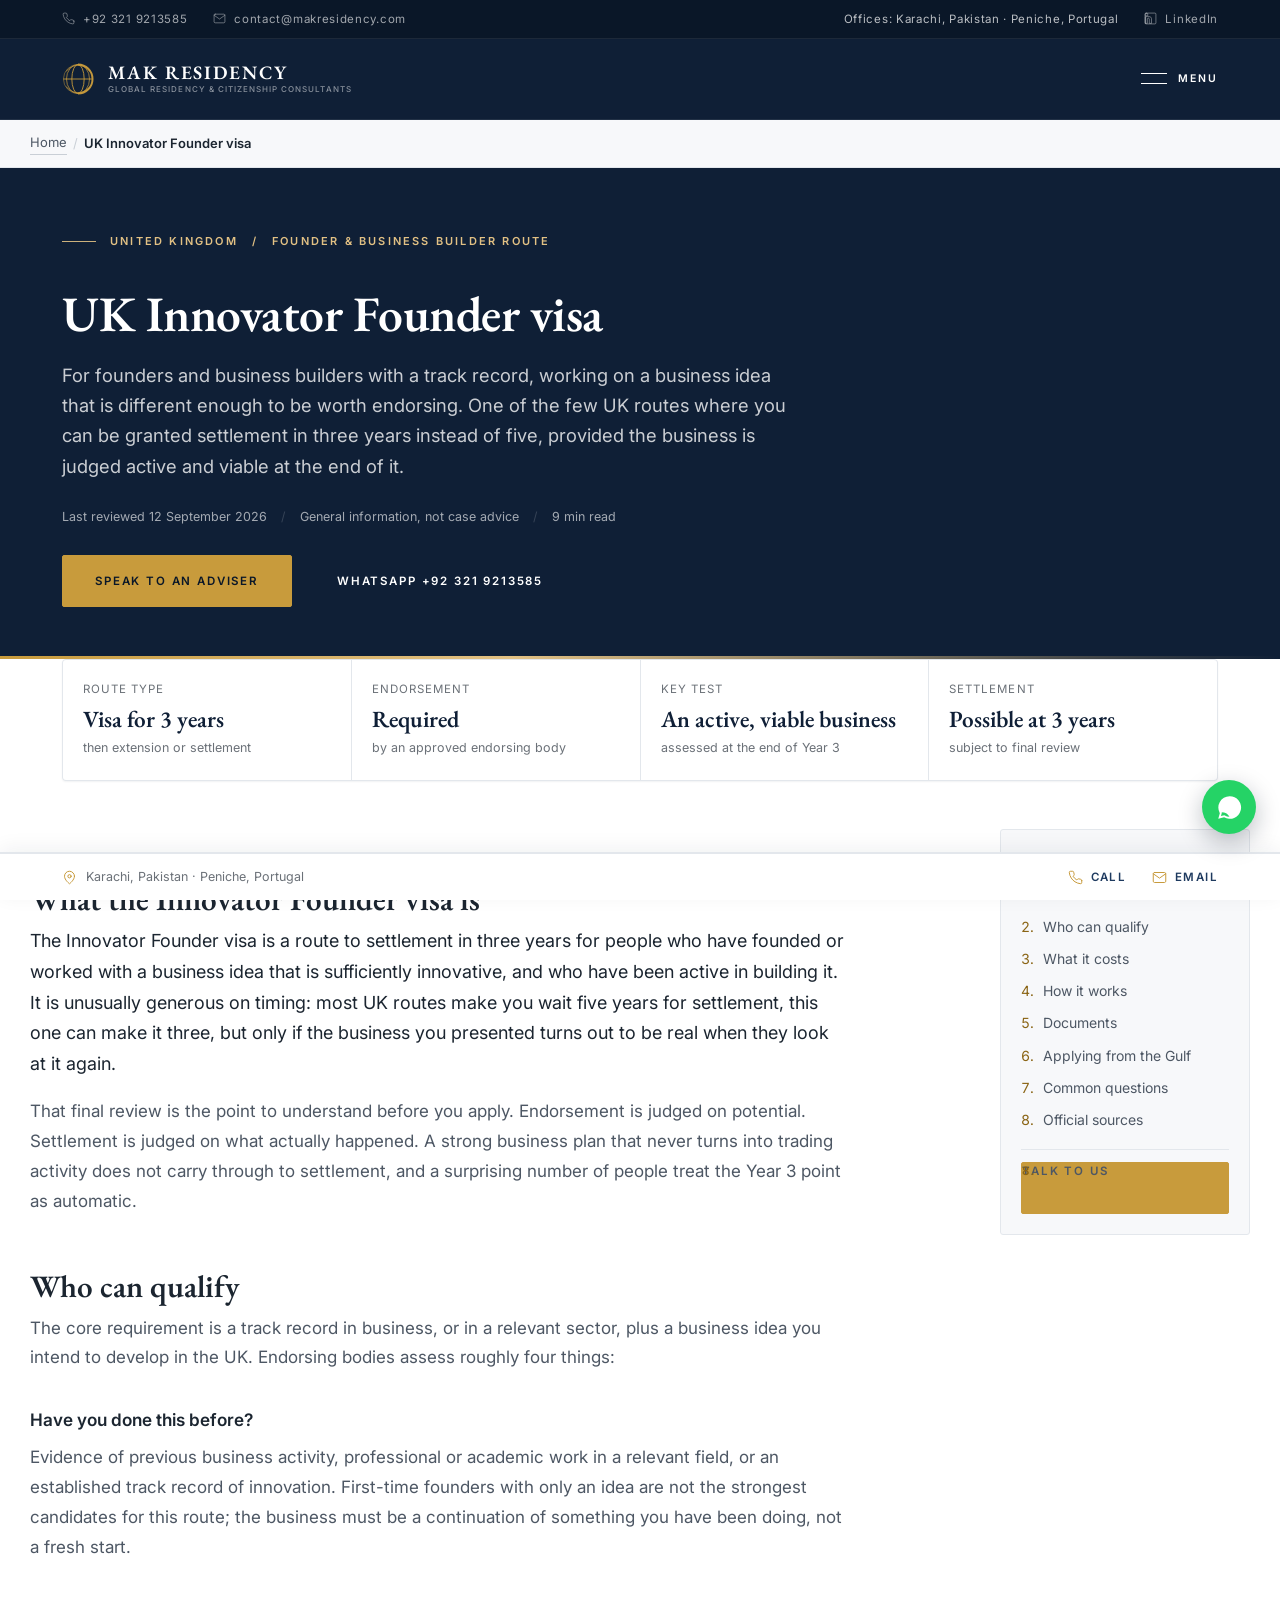
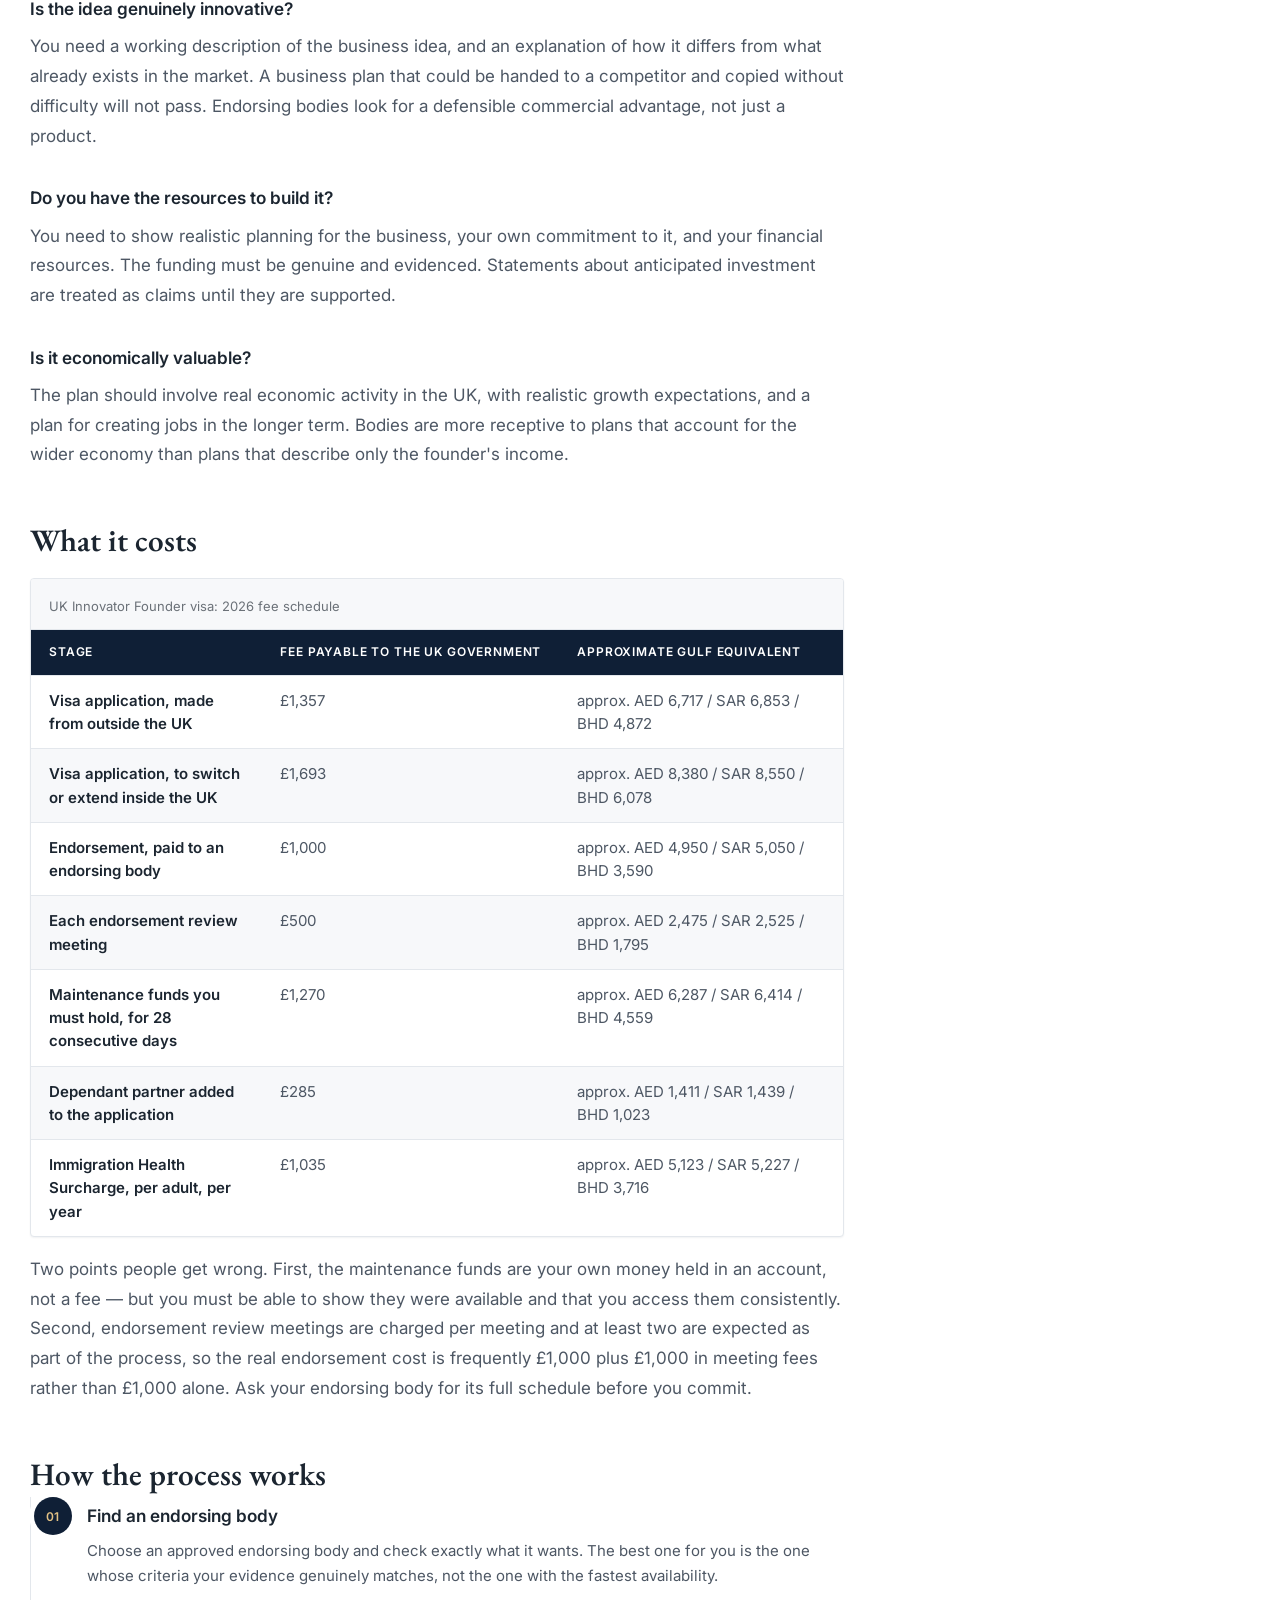
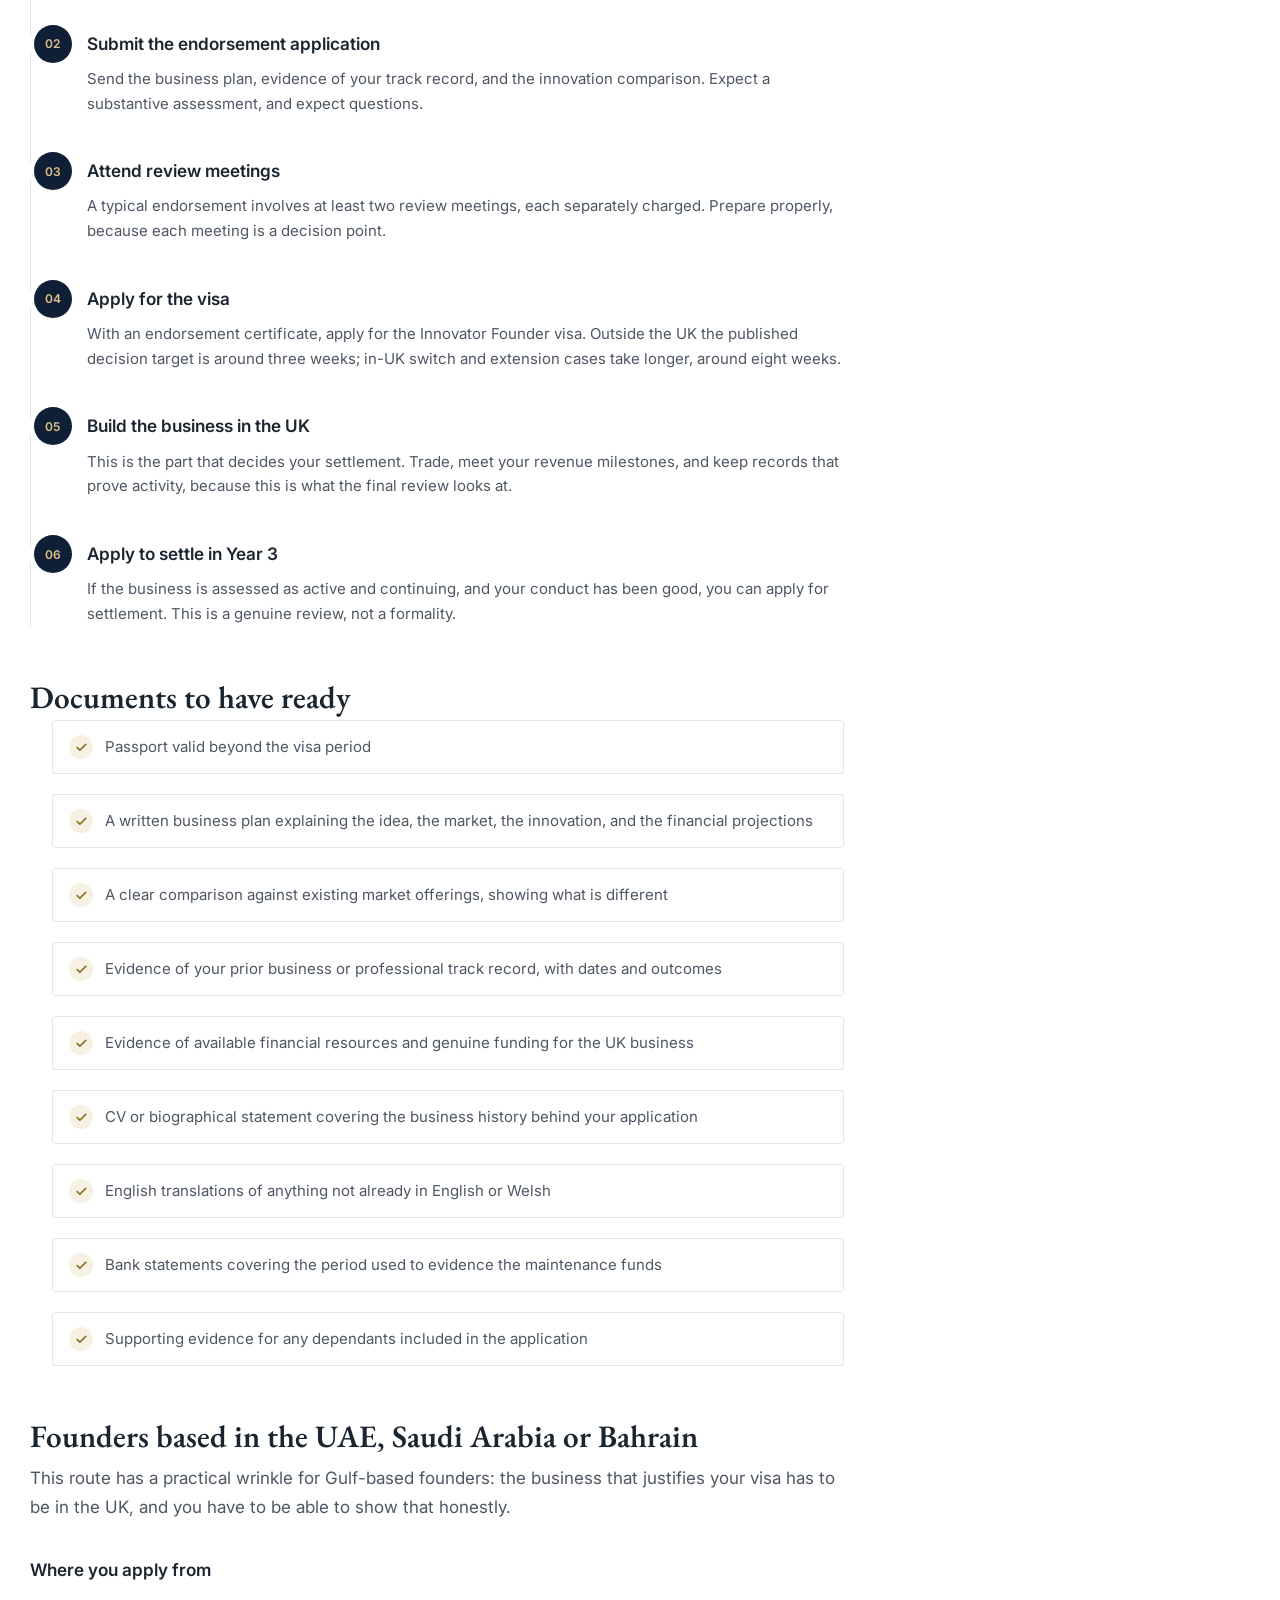
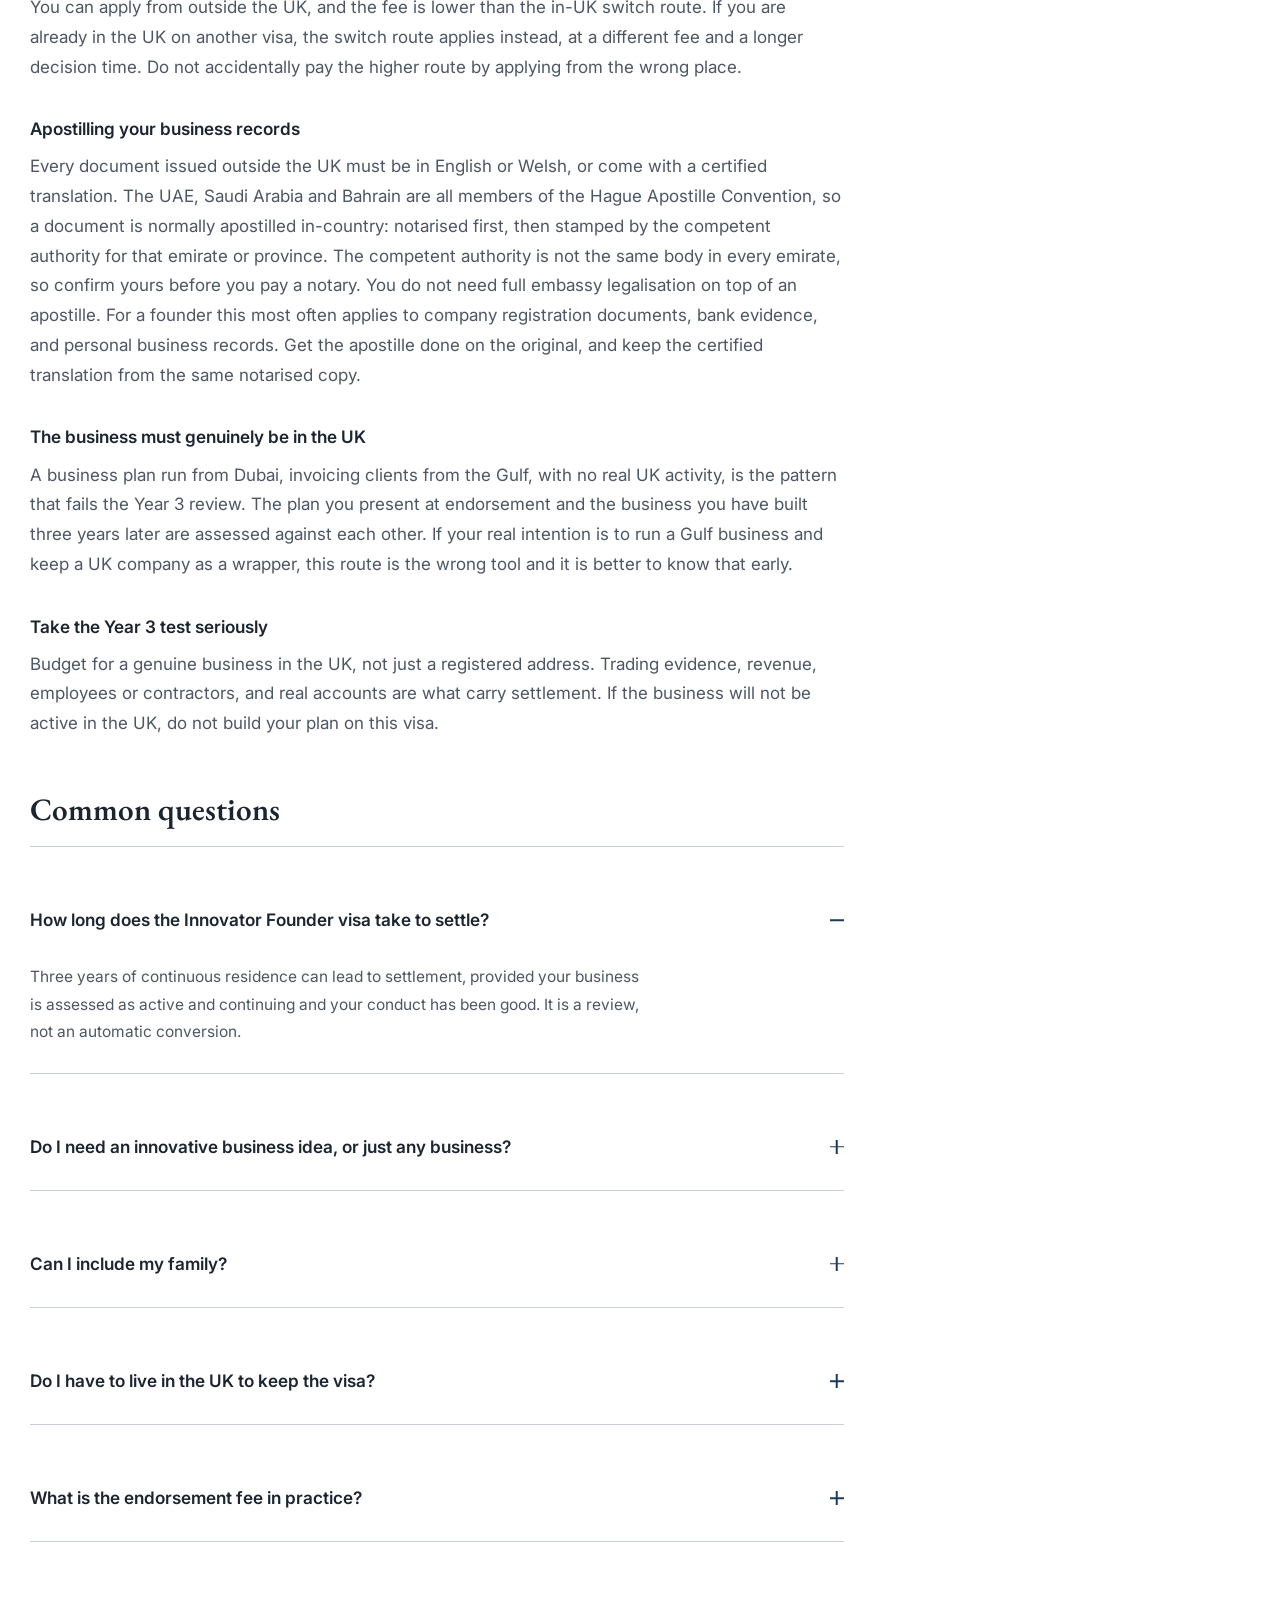
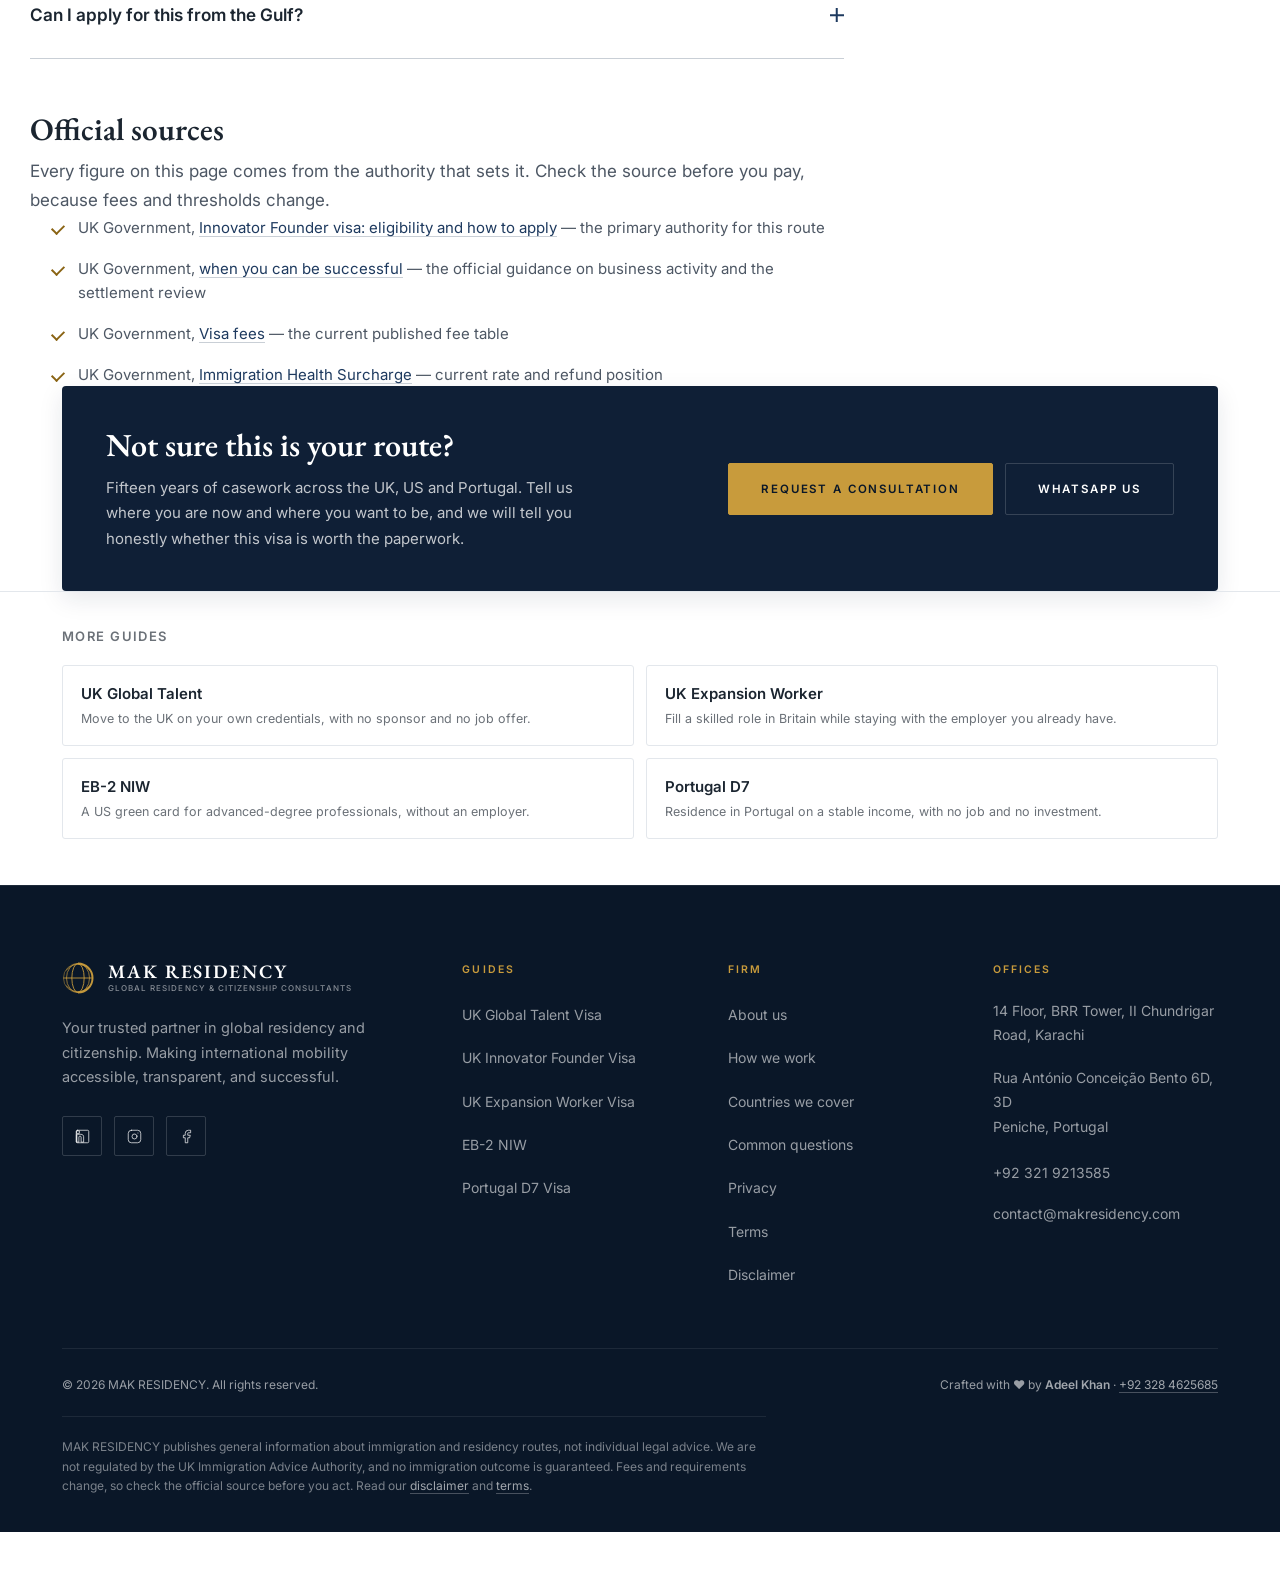
<file: uk-innovator-founder/index.html>
<!doctype html>
<html lang="en">
<head>
    <!-- Google Tag Manager -->
    <script>(function(w,d,s,l,i){w[l]=w[l]||[];w[l].push({'gtm.start':
        new Date().getTime(),event:'gtm.js'});var f=d.getElementsByTagName(s)[0],
        j=d.createElement(s),dl=l!='dataLayer'?'&l='+l:'';j.async=true;j.src=
        'https://www.googletagmanager.com/gtm.js?id='+i+dl;f.parentNode.insertBefore(j,f);
    })(window,document,'script','dataLayer','GTM-MFCZLWBB');</script>
    <!-- End Google Tag Manager -->
    <meta charset="UTF-8">
    <meta name="viewport" content="width=device-width, initial-scale=1.0">
    <meta name="robots" content="index, follow, max-image-preview:large, max-snippet:-1">
    <title>UK Innovator Founder visa: fees &amp; requirements | MAK RESIDENCY</title>
    <meta name="description" content="MAK RESIDENCY - Global Residency &amp; Citizenship Consultants. Expert guidance on UK, US and Portuguese residency and citizenship routes.">
    <meta name="author" content="MAK RESIDENCY">
    <meta name="theme-color" content="#0f1f36">
    <link rel="canonical" href="https://makresidency.com/uk-innovator-founder/">

    <meta property="og:type" content="article">
    <meta property="og:site_name" content="MAK RESIDENCY">
    <meta property="og:locale" content="en_GB">
    <meta property="og:title" content="UK Innovator Founder visa: fees &amp; requirements | MAK RESIDENCY">
    <meta property="og:description" content="UK Innovator Founder visa: endorsement criteria, 2026 fees with Gulf conversions, business plan requirements, and how founders based in the Gulf apply.">
    <meta property="og:url" content="https://makresidency.com/uk-innovator-founder/">
    <meta property="og:image" content="https://makresidency.com/assets/og-image.png">
    <meta property="og:image:width" content="1200">
    <meta property="og:image:height" content="630">
    <meta property="og:image:alt" content="MAK RESIDENCY - Global Residency &amp; Citizenship Consultants">
    <meta name="twitter:card" content="summary_large_image">
    <meta name="twitter:title" content="UK Innovator Founder visa: fees &amp; requirements | MAK RESIDENCY">
    <meta name="twitter:description" content="UK Innovator Founder visa: endorsement criteria, 2026 fees with Gulf conversions, business plan requirements, and how founders based in the Gulf apply.">
    <meta name="twitter:image" content="https://makresidency.com/assets/og-image.png">
    <meta name="twitter:image:alt" content="MAK RESIDENCY - Global Residency &amp; Citizenship Consultants">

    <link rel="preconnect" href="https://fonts.googleapis.com">
    <link rel="preconnect" href="https://fonts.gstatic.com" crossorigin>
    <link rel="stylesheet" href="https://fonts.googleapis.com/css2?family=EB+Garamond:ital,wght@0,400;0,500;0,600;0,700;1,400;1,500&family=Inter:wght@300;400;500;600;700&display=swap">
    <link rel="stylesheet" href="../styles.css">
    <link rel="icon" type="image/svg+xml" href="../favicon.svg">
    <link rel="apple-touch-icon" href="../assets/apple-touch-icon.png">
    <link rel="me" href="https://www.linkedin.com/company/mak-residency/">
    <link rel="me" href="https://www.instagram.com/Residency.mak">

    <script type="application/ld+json">{
  "@context": "https://schema.org",
  "@graph": [
    {
      "@type": [
        "Organization",
        "ProfessionalService"
      ],
      "@id": "https://makresidency.com/#organisation",
      "name": "MAK RESIDENCY",
      "alternateName": "MAK Residency Global Residency & Citizenship Consultants",
      "url": "https://makresidency.com/",
      "description": "MAK RESIDENCY is a consultancy providing expert guidance on global residency and citizenship pathways, including UK, US and Portuguese routes for business owners, skilled professionals, founders and investors.",
      "slogan": "Global Residency & Citizenship Consultants",
      "foundingDate": "2011",
      "logo": {
        "@type": "ImageObject",
        "url": "https://makresidency.com/favicon.svg"
      },
      "image": {
        "@type": "ImageObject",
        "url": "https://makresidency.com/assets/og-image.png",
        "width": 1200,
        "height": 630
      },
      "telephone": "+92-321-9213585",
      "email": "contact@makresidency.com",
      "location": [
        {
          "@type": "PostalAddress",
          "streetAddress": "14 Floor, BRR Tower, II Chundrigar Road",
          "addressLocality": "Karachi",
          "addressRegion": "Sindh",
          "addressCountry": "PK"
        },
        {
          "@type": "PostalAddress",
          "streetAddress": "Rua Antonio Conceicao Bento 6D, 3D",
          "addressLocality": "Peniche",
          "addressRegion": "Leiria",
          "postalCode": "2560-392",
          "addressCountry": "PT"
        }
      ],
      "areaServed": [
        {
          "@type": "Country",
          "name": "United Arab Emirates"
        },
        {
          "@type": "Country",
          "name": "Saudi Arabia"
        },
        {
          "@type": "Country",
          "name": "Bahrain"
        },
        {
          "@type": "Country",
          "name": "Qatar"
        },
        {
          "@type": "Country",
          "name": "Kuwait"
        },
        {
          "@type": "Country",
          "name": "Oman"
        },
        {
          "@type": "Country",
          "name": "United Kingdom"
        },
        {
          "@type": "Country",
          "name": "United States"
        },
        {
          "@type": "Country",
          "name": "Portugal"
        },
        {
          "@type": "AdministrativeArea",
          "name": "Europe"
        },
        {
          "@type": "AdministrativeArea",
          "name": "Middle East"
        },
        {
          "@type": "AdministrativeArea",
          "name": "Americas"
        }
      ],
      "knowsLanguage": [
        "en",
        "ur",
        "pa",
        "hi",
        "ar"
      ],
      "sameAs": [
        "https://www.linkedin.com/company/mak-residency/",
        "https://www.instagram.com/Residency.mak",
        "https://www.facebook.com/profile.php?id=61595228504606"
      ],
      "contactPoint": [
        {
          "@type": "ContactPoint",
          "contactType": "Enquiries",
          "telephone": "+92-321-9213585",
          "email": "contact@makresidency.com",
          "availableLanguage": [
            "en",
            "ur",
            "pa",
            "hi",
            "ar"
          ],
          "areaServed": [
            "AE",
            "SA",
            "BH",
            "QA",
            "KW",
            "OM"
          ]
        }
      ]
    },
    {
      "@type": "WebSite",
      "@id": "https://makresidency.com/#website",
      "url": "https://makresidency.com/",
      "name": "MAK RESIDENCY",
      "inLanguage": "en",
      "publisher": {
        "@id": "https://makresidency.com/#organisation"
      }
    },
    {
      "@type": "WebPage",
      "@id": "https://makresidency.com/uk-innovator-founder/#webpage",
      "url": "https://makresidency.com/uk-innovator-founder/",
      "name": "UK Innovator Founder visa",
      "description": "UK Innovator Founder visa: endorsement criteria, 2026 fees with Gulf conversions, business plan requirements, and how founders based in the Gulf apply.",
      "isPartOf": {
        "@id": "https://makresidency.com/#website"
      },
      "about": {
        "@id": "https://makresidency.com/#organisation"
      },
      "datePublished": "2026-09-12",
      "dateModified": "2026-09-12",
      "inLanguage": "en"
    },
    {
      "@type": "Service",
      "@id": "https://makresidency.com/uk-innovator-founder/#service",
      "name": "UK Innovator Founder visa",
      "description": "UK Innovator Founder visa: endorsement criteria, 2026 fees with Gulf conversions, business plan requirements, and how founders based in the Gulf apply.",
      "serviceType": "UK Innovator Founder visa",
      "url": "https://makresidency.com/uk-innovator-founder/",
      "provider": {
        "@id": "https://makresidency.com/#organisation"
      },
      "areaServed": [
        {
          "@type": "Country",
          "name": "United Arab Emirates"
        },
        {
          "@type": "Country",
          "name": "Saudi Arabia"
        },
        {
          "@type": "Country",
          "name": "Bahrain"
        }
      ]
    },
    {
      "@type": "BreadcrumbList",
      "@id": "https://makresidency.com/#breadcrumb",
      "itemListElement": [
        {
          "@type": "ListItem",
          "position": 1,
          "name": "Home",
          "item": "https://makresidency.com../index.html"
        },
        {
          "@type": "ListItem",
          "position": 2,
          "name": "UK Innovator Founder visa"
        }
      ]
    }
  ]
}</script>

    <noscript><style>.accordion-panel[hidden]{display:block!important}.accordion-icon{display:none}</style></noscript>
    <script>document.documentElement.className += ' js';</script>
</head>
<body>
<!-- Google Tag Manager (noscript) -->
<noscript><iframe src="https://www.googletagmanager.com/ns.html?id=GTM-MFCZLWBB"
height="0" width="0" style="display:none;visibility:hidden"></iframe></noscript>
<!-- End Google Tag Manager (noscript) -->
<a class="skip-link" href="#main">Skip to content</a>

<header class="site-header" id="siteHeader">
    <div class="utility-bar">
        <div class="container utility-inner">
            <div class="utility-group">
                <a class="utility-link" href="tel:+923219213585"><svg class="icon" viewBox="0 0 24 24" aria-hidden="true" focusable="false"><path d="M22 16.92v3a2 2 0 0 1-2.18 2 19.79 19.79 0 0 1-8.63-3.07 19.5 19.5 0 0 1-6-6 19.79 19.79 0 0 1-3.07-8.67A2 2 0 0 1 4.11 2h3a2 2 0 0 1 2 1.72c.13.96.36 1.9.7 2.81a2 2 0 0 1-.45 2.11L8.09 9.91a16 16 0 0 0 6 6l1.27-1.27a2 2 0 0 1 2.11-.45c.91.34 1.85.57 2.81.7A2 2 0 0 1 22 16.92z"/></svg><span>+92 321 9213585</span></a>
                <a class="utility-link" href="mailto:contact@makresidency.com"><svg class="icon" viewBox="0 0 24 24" aria-hidden="true" focusable="false"><path d="M4 4h16c1.1 0 2 .9 2 2v12c0 1.1-.9 2-2 2H4c-1.1 0-2-.9-2-2V6c0-1.1.9-2 2-2z"/><path d="M22 6l-10 7L2 6"/></svg><span>contact@makresidency.com</span></a>
            </div>
            <div class="utility-group utility-group--end">
                <span class="utility-note">Offices: Karachi, Pakistan &middot; Peniche, Portugal</span>
                <a class="utility-link" href="https://www.linkedin.com/company/mak-residency/" target="_blank" rel="noopener noreferrer me"><svg class="icon" viewBox="0 0 24 24" aria-hidden="true" focusable="false"><rect x="3" y="3" width="4" height="4"/><line x1="3" y1="10" x2="3" y2="21"/><path d="M10 8.5c2.2 0 3.8 1.7 3.8 3.8v8.7h-4V13c0-1-.8-1.8-1.8-1.8S6.2 12 6.2 13v8h-4V8.5h4z"/><rect width="20" height="20" x="2" y="2" rx="2"/></svg><span>LinkedIn</span></a>
            </div>
        </div>
    </div>

    <div class="nav-bar">
        <div class="container nav-inner">
            <a class="brand" href="../index.html" aria-label="MAK RESIDENCY home">
                <span class="brand-mark" aria-hidden="true">
                        <svg viewBox="0 0 40 40" focusable="false">
                            <circle cx="20" cy="20" r="18.2" fill="none" stroke="currentColor" stroke-width="1.1" opacity=".55"/>
                            <ellipse cx="20" cy="20" rx="7.7" ry="18.2" fill="none" stroke="currentColor" stroke-width="1.1"/>
                            <ellipse cx="20" cy="20" rx="14.4" ry="18.2" fill="none" stroke="currentColor" stroke-width="1.1" opacity=".8"/>
                            <path d="M1.8 20h36.4" stroke="currentColor" stroke-width="1.1"/>
                            <path d="M5.2 10.6a18.2 18.2 0 0 1 29.6 0" fill="none" stroke="currentColor" stroke-width="1.1" opacity=".8"/>
                            <path d="M5.2 29.4a18.2 18.2 0 0 0 29.6 0" fill="none" stroke="currentColor" stroke-width="1.1" opacity=".8"/>
                            <path d="M20 1.8A18.2 18.2 0 0 1 20 38.2" fill="none" stroke="currentColor" stroke-width="2.4" opacity=".95"/>
                        </svg>
                    </span>
                <span class="brand-text">
                        <span class="brand-name">MAK RESIDENCY</span>
                        <span class="brand-sub">Global Residency &amp; Citizenship Consultants</span>
                    </span>
            </a>

            <nav class="primary-nav" id="primaryNav" aria-label="Primary">
                <ul class="nav-list">
                    <li><a href="../index.html#business-migration">Business Migration</a></li>
                    <li><a href="../index.html#skilled-immigration">Skilled Immigration</a></li>
                    <li><a href="../index.html#other-programs">Other Programs</a></li>
                    <li><a href="../index.html#countries">Countries</a></li>
                    <li><a href="../index.html#why-us">Why Us</a></li>
                    <li><a href="../index.html#contact" class="nav-cta">Contact</a></li>
                </ul>
            </nav>

            <button class="nav-toggle" id="navToggle" type="button" aria-expanded="false" aria-controls="primaryNav">
                <span class="nav-toggle-box" aria-hidden="true"><i></i><i></i></span>
                <span class="nav-toggle-text">Menu</span>
            </button>
        </div>
    </div>
</header>
<nav class="breadcrumbs" aria-label="Breadcrumb">
    <div class="container breadcrumbs-inner">
        <ol>
            <li><a href="../index.html">Home</a></li>
            <li><span aria-current="page">UK Innovator Founder visa</span></li>
        </ol>
    </div>
</nav>

<main id="main">
    <section class="page-hero">
        <div class="container">
            <p class="eyebrow"><span class="eyebrow-rule" aria-hidden="true"></span>United Kingdom <span class="eyebrow-dot" aria-hidden="true">/</span> Founder &amp; business builder route</p>
            <h1 class="page-title">UK Innovator Founder visa</h1>
            <p class="page-lede">For founders and business builders with a track record, working on a business idea that is different enough to be worth endorsing. One of the few UK routes where you can be granted settlement in three years instead of five, provided the business is judged active and viable at the end of it.</p>
            <div class="page-meta">
                <span>Last reviewed 12 September 2026</span>
                <span class="dot" aria-hidden="true">/</span>                <span>General information, not case advice</span>
                <span class="dot" aria-hidden="true">/</span>                <span>9 min read</span>
            </div>
            <div class="page-hero-actions">
                <a class="btn btn-primary" href="../index.html#contact">Speak to an adviser</a>
                <a class="btn btn-ghost" href="https://wa.me/923219213585" target="_blank" rel="noopener noreferrer">WhatsApp +92 321 9213585</a>
            </div>
        </div>
    </section>

    <div class="container">
        <ul class="keyfacts">
    <li>
        <span class="kf-label">Route type</span>
        <span class="kf-value">Visa for 3 years</span>
        <span class="kf-note">then extension or settlement</span>
    </li>
    <li>
        <span class="kf-label">Endorsement</span>
        <span class="kf-value">Required</span>
        <span class="kf-note">by an approved endorsing body</span>
    </li>
    <li>
        <span class="kf-label">Key test</span>
        <span class="kf-value">An active, viable business</span>
        <span class="kf-note">assessed at the end of Year 3</span>
    </li>
    <li>
        <span class="kf-label">Settlement</span>
        <span class="kf-value">Possible at 3 years</span>
        <span class="kf-note">subject to final review</span>
    </li>
</ul>
    </div>

    <div class="container detail-layout">
        <article class="prose">
<h2 id="what">What the Innovator Founder visa is</h2>
<p>The Innovator Founder visa is a route to settlement in three years for people who have founded or worked with a business idea that is sufficiently innovative, and who have been active in building it. It is unusually generous on timing: most UK routes make you wait five years for settlement, this one can make it three, but only if the business you presented turns out to be real when they look at it again.</p>
<p>That final review is the point to understand before you apply. Endorsement is judged on potential. Settlement is judged on what actually happened. A strong business plan that never turns into trading activity does not carry through to settlement, and a surprising number of people treat the Year 3 point as automatic.</p>

<h2 id="who">Who can qualify</h2>
<p>The core requirement is a track record in business, or in a relevant sector, plus a business idea you intend to develop in the UK. Endorsing bodies assess roughly four things:</p>
<h3>Have you done this before?</h3>
<p>Evidence of previous business activity, professional or academic work in a relevant field, or an established track record of innovation. First-time founders with only an idea are not the strongest candidates for this route; the business must be a continuation of something you have been doing, not a fresh start.</p>
<h3>Is the idea genuinely innovative?</h3>
<p>You need a working description of the business idea, and an explanation of how it differs from what already exists in the market. A business plan that could be handed to a competitor and copied without difficulty will not pass. Endorsing bodies look for a defensible commercial advantage, not just a product.</p>
<h3>Do you have the resources to build it?</h3>
<p>You need to show realistic planning for the business, your own commitment to it, and your financial resources. The funding must be genuine and evidenced. Statements about anticipated investment are treated as claims until they are supported.</p>
<h3>Is it economically valuable?</h3>
<p>The plan should involve real economic activity in the UK, with realistic growth expectations, and a plan for creating jobs in the longer term. Bodies are more receptive to plans that account for the wider economy than plans that describe only the founder's income.</p>

<h2 id="costs">What it costs</h2>
<div class="table-scroll">
    <table class="datatable">
        <caption>UK Innovator Founder visa: 2026 fee schedule</caption>
        <thead>
            <tr><th scope="col">Stage</th><th scope="col">Fee payable to the UK government</th><th scope="col">Approximate Gulf equivalent</th></tr>
        </thead>
        <tbody>
            <tr>
                <th scope="row">Visa application, made from outside the UK</th>
                <td>&pound;1,357</td>
                <td>approx. AED 6,717 / SAR 6,853 / BHD 4,872</td>
            </tr>
            <tr>
                <th scope="row">Visa application, to switch or extend inside the UK</th>
                <td>&pound;1,693</td>
                <td>approx. AED 8,380 / SAR 8,550 / BHD 6,078</td>
            </tr>
            <tr>
                <th scope="row">Endorsement, paid to an endorsing body</th>
                <td>&pound;1,000</td>
                <td>approx. AED 4,950 / SAR 5,050 / BHD 3,590</td>
            </tr>
            <tr>
                <th scope="row">Each endorsement review meeting</th>
                <td>&pound;500</td>
                <td>approx. AED 2,475 / SAR 2,525 / BHD 1,795</td>
            </tr>
            <tr>
                <th scope="row">Maintenance funds you must hold, for 28 consecutive days</th>
                <td>&pound;1,270</td>
                <td>approx. AED 6,287 / SAR 6,414 / BHD 4,559</td>
            </tr>
            <tr>
                <th scope="row">Dependant partner added to the application</th>
                <td>&pound;285</td>
                <td>approx. AED 1,411 / SAR 1,439 / BHD 1,023</td>
            </tr>
            <tr>
                <th scope="row">Immigration Health Surcharge, per adult, per year</th>
                <td>&pound;1,035</td>
                <td>approx. AED 5,123 / SAR 5,227 / BHD 3,716</td>
            </tr>
        </tbody>
    </table>
</div>
<p>Two points people get wrong. First, the maintenance funds are your own money held in an account, not a fee &mdash; but you must be able to show they were available and that you access them consistently. Second, endorsement review meetings are charged per meeting and at least two are expected as part of the process, so the real endorsement cost is frequently &pound;1,000 plus &pound;1,000 in meeting fees rather than &pound;1,000 alone. Ask your endorsing body for its full schedule before you commit.</p>

<h2 id="process">How the process works</h2>
<ol class="steps">
    <li>
        <h3>Find an endorsing body</h3>
        <p>Choose an approved endorsing body and check exactly what it wants. The best one for you is the one whose criteria your evidence genuinely matches, not the one with the fastest availability.</p>
    </li>
    <li>
        <h3>Submit the endorsement application</h3>
        <p>Send the business plan, evidence of your track record, and the innovation comparison. Expect a substantive assessment, and expect questions.</p>
    </li>
    <li>
        <h3>Attend review meetings</h3>
        <p>A typical endorsement involves at least two review meetings, each separately charged. Prepare properly, because each meeting is a decision point.</p>
    </li>
    <li>
        <h3>Apply for the visa</h3>
        <p>With an endorsement certificate, apply for the Innovator Founder visa. Outside the UK the published decision target is around three weeks; in-UK switch and extension cases take longer, around eight weeks.</p>
    </li>
    <li>
        <h3>Build the business in the UK</h3>
        <p>This is the part that decides your settlement. Trade, meet your revenue milestones, and keep records that prove activity, because this is what the final review looks at.</p>
    </li>
    <li>
        <h3>Apply to settle in Year 3</h3>
        <p>If the business is assessed as active and continuing, and your conduct has been good, you can apply for settlement. This is a genuine review, not a formality.</p>
    </li>
</ol>

<h2 id="documents">Documents to have ready</h2>
<ul class="checklist">
    <li>
        <span class="tick" aria-hidden="true"><svg viewBox="0 0 24 24" focusable="false"><path d="M20 6L9 17l-5-5" fill="none" stroke="currentColor" stroke-width="3" stroke-linecap="round" stroke-linejoin="round"/></svg></span>
        <span>Passport valid beyond the visa period</span>
    </li>
    <li>
        <span class="tick" aria-hidden="true"><svg viewBox="0 0 24 24" focusable="false"><path d="M20 6L9 17l-5-5" fill="none" stroke="currentColor" stroke-width="3" stroke-linecap="round" stroke-linejoin="round"/></svg></span>
        <span>A written business plan explaining the idea, the market, the innovation, and the financial projections</span>
    </li>
    <li>
        <span class="tick" aria-hidden="true"><svg viewBox="0 0 24 24" focusable="false"><path d="M20 6L9 17l-5-5" fill="none" stroke="currentColor" stroke-width="3" stroke-linecap="round" stroke-linejoin="round"/></svg></span>
        <span>A clear comparison against existing market offerings, showing what is different</span>
    </li>
    <li>
        <span class="tick" aria-hidden="true"><svg viewBox="0 0 24 24" focusable="false"><path d="M20 6L9 17l-5-5" fill="none" stroke="currentColor" stroke-width="3" stroke-linecap="round" stroke-linejoin="round"/></svg></span>
        <span>Evidence of your prior business or professional track record, with dates and outcomes</span>
    </li>
    <li>
        <span class="tick" aria-hidden="true"><svg viewBox="0 0 24 24" focusable="false"><path d="M20 6L9 17l-5-5" fill="none" stroke="currentColor" stroke-width="3" stroke-linecap="round" stroke-linejoin="round"/></svg></span>
        <span>Evidence of available financial resources and genuine funding for the UK business</span>
    </li>
    <li>
        <span class="tick" aria-hidden="true"><svg viewBox="0 0 24 24" focusable="false"><path d="M20 6L9 17l-5-5" fill="none" stroke="currentColor" stroke-width="3" stroke-linecap="round" stroke-linejoin="round"/></svg></span>
        <span>CV or biographical statement covering the business history behind your application</span>
    </li>
    <li>
        <span class="tick" aria-hidden="true"><svg viewBox="0 0 24 24" focusable="false"><path d="M20 6L9 17l-5-5" fill="none" stroke="currentColor" stroke-width="3" stroke-linecap="round" stroke-linejoin="round"/></svg></span>
        <span>English translations of anything not already in English or Welsh</span>
    </li>
    <li>
        <span class="tick" aria-hidden="true"><svg viewBox="0 0 24 24" focusable="false"><path d="M20 6L9 17l-5-5" fill="none" stroke="currentColor" stroke-width="3" stroke-linecap="round" stroke-linejoin="round"/></svg></span>
        <span>Bank statements covering the period used to evidence the maintenance funds</span>
    </li>
    <li>
        <span class="tick" aria-hidden="true"><svg viewBox="0 0 24 24" focusable="false"><path d="M20 6L9 17l-5-5" fill="none" stroke="currentColor" stroke-width="3" stroke-linecap="round" stroke-linejoin="round"/></svg></span>
        <span>Supporting evidence for any dependants included in the application</span>
    </li>
</ul>

<h2 id="gulf">Founders based in the UAE, Saudi Arabia or Bahrain</h2>
<p>This route has a practical wrinkle for Gulf-based founders: the business that justifies your visa has to be in the UK, and you have to be able to show that honestly.</p>
<h3>Where you apply from</h3>
<p>You can apply from outside the UK, and the fee is lower than the in-UK switch route. If you are already in the UK on another visa, the switch route applies instead, at a different fee and a longer decision time. Do not accidentally pay the higher route by applying from the wrong place.</p>
<h3>Apostilling your business records</h3>
<p>Every document issued outside the UK must be in English or Welsh, or come with a certified translation. The UAE, Saudi Arabia and Bahrain are all members of the Hague Apostille Convention, so a document is normally apostilled in-country: notarised first, then stamped by the competent authority for that emirate or province. The competent authority is not the same body in every emirate, so confirm yours before you pay a notary. You do not need full embassy legalisation on top of an apostille. For a founder this most often applies to company registration documents, bank evidence, and personal business records. Get the apostille done on the original, and keep the certified translation from the same notarised copy.</p>
<h3>The business must genuinely be in the UK</h3>
<p>A business plan run from Dubai, invoicing clients from the Gulf, with no real UK activity, is the pattern that fails the Year 3 review. The plan you present at endorsement and the business you have built three years later are assessed against each other. If your real intention is to run a Gulf business and keep a UK company as a wrapper, this route is the wrong tool and it is better to know that early.</p>
<h3>Take the Year 3 test seriously</h3>
<p>Budget for a genuine business in the UK, not just a registered address. Trading evidence, revenue, employees or contractors, and real accounts are what carry settlement. If the business will not be active in the UK, do not build your plan on this visa.</p>

<h2 id="questions">Common questions</h2>
<div class="accordion" data-accordion>
    <div class="accordion-item accordion-item--plain">
        <h3 class="accordion-heading">
            <button class="accordion-trigger" type="button" aria-expanded="true">
                <span>How long does the Innovator Founder visa take to settle?</span>
                <span class="accordion-icon" aria-hidden="true"></span>
            </button>
        </h3>
        <div class="accordion-panel">
            <p>Three years of continuous residence can lead to settlement, provided your business is assessed as active and continuing and your conduct has been good. It is a review, not an automatic conversion.</p>
        </div>
    </div>
    <div class="accordion-item accordion-item--plain">
        <h3 class="accordion-heading">
            <button class="accordion-trigger" type="button" aria-expanded="false">
                <span>Do I need an innovative business idea, or just any business?</span>
                <span class="accordion-icon" aria-hidden="true"></span>
            </button>
        </h3>
        <div class="accordion-panel" hidden>
            <p>The idea has to be genuinely innovative, and you need to show how it differs from what already exists. Endorsing bodies are looking for a defensible advantage, not a product in a crowded market.</p>
        </div>
    </div>
    <div class="accordion-item accordion-item--plain">
        <h3 class="accordion-heading">
            <button class="accordion-trigger" type="button" aria-expanded="false">
                <span>Can I include my family?</span>
                <span class="accordion-icon" aria-hidden="true"></span>
            </button>
        </h3>
        <div class="accordion-panel" hidden>
            <p>Yes. A dependant partner can be included, at a separate fee, and children can be included as dependants. Every adult pays the Immigration Health Surcharge, so model the family total before applying.</p>
        </div>
    </div>
    <div class="accordion-item accordion-item--plain">
        <h3 class="accordion-heading">
            <button class="accordion-trigger" type="button" aria-expanded="false">
                <span>Do I have to live in the UK to keep the visa?</span>
                <span class="accordion-icon" aria-hidden="true"></span>
            </button>
        </h3>
        <div class="accordion-panel" hidden>
            <p>The endorsement is based on building a business in the UK, so your activity has to be there in substance. Time spent away is allowed but excessive absence puts your settlement application at risk.</p>
        </div>
    </div>
    <div class="accordion-item accordion-item--plain">
        <h3 class="accordion-heading">
            <button class="accordion-trigger" type="button" aria-expanded="false">
                <span>What is the endorsement fee in practice?</span>
                <span class="accordion-icon" aria-hidden="true"></span>
            </button>
        </h3>
        <div class="accordion-panel" hidden>
            <p>The endorsing body charges &pound;1,000, and review meetings are &pound;500 each with at least two expected. Budget &pound;2,000 or more for endorsement rather than assuming the headline figure is the whole cost.</p>
        </div>
    </div>
    <div class="accordion-item accordion-item--plain">
        <h3 class="accordion-heading">
            <button class="accordion-trigger" type="button" aria-expanded="false">
                <span>Can I apply for this from the Gulf?</span>
                <span class="accordion-icon" aria-hidden="true"></span>
            </button>
        </h3>
        <div class="accordion-panel" hidden>
            <p>Yes, you can apply from outside the UK at the lower fee. The business itself is expected to be in the UK, which is the part that needs careful planning.</p>
        </div>
    </div>
</div>

<h2 id="sources">Official sources</h2>
<p>Every figure on this page comes from the authority that sets it. Check the source before you pay, because fees and thresholds change.</p>
<ul class="sources">
    <li>UK Government, <a href="https://www.gov.uk/innovator-founder-visa" target="_blank" rel="noopener noreferrer">Innovator Founder visa: eligibility and how to apply</a> &mdash; the primary authority for this route</li>
    <li>UK Government, <a href="https://www.gov.uk/innovator-founder-visa/when-you-can-be-successful" target="_blank" rel="noopener noreferrer">when you can be successful</a> &mdash; the official guidance on business activity and the settlement review</li>
    <li>UK Government, <a href="https://www.gov.uk/fees" target="_blank" rel="noopener noreferrer">Visa fees</a> &mdash; the current published fee table</li>
    <li>UK Government, <a href="https://www.gov.uk/immigration-health-surcharge" target="_blank" rel="noopener noreferrer">Immigration Health Surcharge</a> &mdash; current rate and refund position</li>
</ul>
        </article>
        <aside class="toc" aria-label="On this page">
    <h2>On this page</h2>
    <ol>
        <li><a href="#what">What this visa is</a></li>
        <li><a href="#who">Who can qualify</a></li>
        <li><a href="#costs">What it costs</a></li>
        <li><a href="#process">How it works</a></li>
        <li><a href="#documents">Documents</a></li>
        <li><a href="#gulf">Applying from the Gulf</a></li>
        <li><a href="#questions">Common questions</a></li>
        <li><a href="#sources">Official sources</a></li>
    </ol>
    <div class="toc-rule"></div>
    <a class="btn btn-primary toc-cta" href="../index.html#contact">Talk to us</a>
</aside>
    </div>

    <section class="section">
    <div class="container">
        <div class="cta-band">
            <div>
                <h2>Not sure this is your route?</h2>
                <p>Fifteen years of casework across the UK, US and Portugal. Tell us where you are now and where you want to be, and we will tell you honestly whether this visa is worth the paperwork.</p>
            </div>
            <div class="cta-band-actions">
                <a class="btn btn-primary" href="../index.html#contact">Request a consultation</a>
                <a class="btn btn-ghost" href="https://wa.me/923219213585" target="_blank" rel="noopener noreferrer">WhatsApp us</a>
            </div>
        </div>
    </div>
</section>
    <section class="related">
    <div class="container">
        <h2>More guides</h2>
        <ul class="related-grid">
            <li><a href="../uk-global-talent/">UK Global Talent<span>Move to the UK on your own credentials, with no sponsor and no job offer.</span></a></li>
            <li><a href="../uk-expansion-worker/">UK Expansion Worker<span>Fill a skilled role in Britain while staying with the employer you already have.</span></a></li>
            <li><a href="../eb-2-niw/">EB-2 NIW<span>A US green card for advanced-degree professionals, without an employer.</span></a></li>
            <li><a href="../portugal-d7-visa/">Portugal D7<span>Residence in Portugal on a stable income, with no job and no investment.</span></a></li>
        </ul>
    </div>
</section>
</main>

<footer class="site-footer">
    <div class="container">
        <div class="footer-grid">
            <div class="footer-brand">
                <a class="brand brand--footer" href="../index.html" aria-label="MAK RESIDENCY home">
                    <span class="brand-mark" aria-hidden="true">
                        <svg viewBox="0 0 40 40" focusable="false">
                            <circle cx="20" cy="20" r="18.2" fill="none" stroke="currentColor" stroke-width="1.1" opacity=".55"/>
                            <ellipse cx="20" cy="20" rx="7.7" ry="18.2" fill="none" stroke="currentColor" stroke-width="1.1"/>
                            <ellipse cx="20" cy="20" rx="14.4" ry="18.2" fill="none" stroke="currentColor" stroke-width="1.1" opacity=".8"/>
                            <path d="M1.8 20h36.4" stroke="currentColor" stroke-width="1.1"/>
                            <path d="M5.2 10.6a18.2 18.2 0 0 1 29.6 0" fill="none" stroke="currentColor" stroke-width="1.1" opacity=".8"/>
                            <path d="M5.2 29.4a18.2 18.2 0 0 0 29.6 0" fill="none" stroke="currentColor" stroke-width="1.1" opacity=".8"/>
                            <path d="M20 1.8A18.2 18.2 0 0 1 20 38.2" fill="none" stroke="currentColor" stroke-width="2.4" opacity=".95"/>
                        </svg>
                    </span>
                    <span class="brand-text">
                        <span class="brand-name">MAK RESIDENCY</span>
                        <span class="brand-sub">Global Residency &amp; Citizenship Consultants</span>
                    </span>
                </a>
                <p class="footer-blurb">Your trusted partner in global residency and citizenship. Making international mobility accessible, transparent, and successful.</p>
                <ul class="footer-social">
                    <li>
                        <a href="https://www.linkedin.com/company/mak-residency/" target="_blank" rel="noopener noreferrer me" aria-label="LinkedIn"><svg class="icon" viewBox="0 0 24 24" aria-hidden="true" focusable="false"><rect x="3" y="3" width="4" height="4"/><line x1="3" y1="10" x2="3" y2="21"/><path d="M10 8.5c2.2 0 3.8 1.7 3.8 3.8v8.7h-4V13c0-1-.8-1.8-1.8-1.8S6.2 12 6.2 13v8h-4V8.5h4z"/><rect width="20" height="20" x="2" y="2" rx="2"/></svg></a>
                    </li>
                    <li>
                        <a href="https://www.instagram.com/Residency.mak" target="_blank" rel="noopener noreferrer me" aria-label="Instagram"><svg class="icon" viewBox="0 0 24 24" aria-hidden="true" focusable="false"><rect x="2" y="2" width="20" height="20" rx="5"/><path d="M16 11.4A4 4 0 1 1 12.6 8a4 4 0 0 1 3.4 3.4z"/><path d="M17.5 6.5h.01"/></svg></a>
                    </li>
                    <li>
                        <a href="https://www.facebook.com/profile.php?id=61595228504606" target="_blank" rel="noopener noreferrer" aria-label="Facebook"><svg class="icon" viewBox="0 0 24 24" aria-hidden="true" focusable="false"><path d="M18 2h-3a5 5 0 0 0-5 5v3H7v4h3v8h4v-8h3l1-4h-4V7a1 1 0 0 1 1-1h3z"/></svg></a>
                    </li>
                </ul>
            </div>

            <nav class="footer-col" aria-label="Detailed guides">
                <h2 class="footer-heading">Guides</h2>
                <ul>
                    <li><a href="../uk-global-talent/">UK Global Talent Visa</a></li>
                    <li><a href="../uk-innovator-founder/">UK Innovator Founder Visa</a></li>
                    <li><a href="../uk-expansion-worker/">UK Expansion Worker Visa</a></li>
                    <li><a href="../eb-2-niw/">EB-2 NIW</a></li>
                    <li><a href="../portugal-d7-visa/">Portugal D7 Visa</a></li>
                </ul>
            </nav>

            <nav class="footer-col" aria-label="Firm">
                <h2 class="footer-heading">Firm</h2>
                <ul>
                    <li><a href="../index.html#why-us">About us</a></li>
                    <li><a href="../index.html#journey">How we work</a></li>
                    <li><a href="../index.html#countries">Countries we cover</a></li>
                    <li><a href="../index.html#faq">Common questions</a></li>
                    <li><a href="../privacy/">Privacy</a></li>
                    <li><a href="../terms/">Terms</a></li>
                    <li><a href="../disclaimer/">Disclaimer</a></li>
                </ul>
            </nav>

            <div class="footer-col">
                <h2 class="footer-heading">Offices</h2>
                <address class="footer-address">
                    14 Floor, BRR Tower, II Chundrigar Road, Karachi
                </address>
                <address class="footer-address">
                    Rua Ant&oacute;nio Concei&ccedil;&atilde;o Bento 6D, 3D<br>
                    Peniche, Portugal
                </address>
                <ul class="footer-contact">
                    <li><a href="tel:+923219213585">+92 321 9213585</a></li>
                    <li><a href="mailto:contact@makresidency.com">contact@makresidency.com</a></li>
                </ul>
            </div>
        </div>

        <div class="footer-bottom">
            <p class="copyright">&copy; 2026 MAK RESIDENCY. All rights reserved.</p>
                <p class="footer-credit">Crafted with <span aria-hidden="true">&#10084;</span> by <strong>Adeel Khan</strong> &middot; <a href="tel:+923284625685">+92 328 4625685</a></p>
        </div>

        <p class="footer-legal">MAK RESIDENCY publishes general information about immigration and residency routes, not individual legal advice. We are not regulated by the UK Immigration Advice Authority, and no immigration outcome is guaranteed. Fees and requirements change, so check the official source before you act. Read our <a href="../disclaimer/">disclaimer</a> and <a href="../terms/">terms</a>.</p>
    </div>
</footer>

<!-- ========================= Floating actions ========================= -->
<a class="whatsapp-float" href="https://wa.me/923219213585" target="_blank" rel="noopener noreferrer" aria-label="Chat with us on WhatsApp">
    <svg viewBox="0 0 24 24" aria-hidden="true" focusable="false"><path d="M17.5 14.4c-.3-.1-1.8-.9-2-1-.3-.1-.5-.1-.7.1-.2.3-.8 1-.9 1.2-.2.2-.3.2-.6.1-.3-.2-1.3-.5-2.4-1.5-.9-.8-1.5-1.8-1.7-2.1-.2-.3 0-.4.1-.6l.5-.5c.1-.2.2-.3.3-.5 0-.2 0-.4-.1-.5l-1-2.3c-.2-.6-.5-.5-.7-.5h-.6c-.2 0-.5.1-.8.4-.3.3-1 1-1 2.5s1.1 2.9 1.2 3.1c.2.2 2.1 3.2 5.1 4.5.7.3 1.3.5 1.7.6.7.2 1.4.2 1.9.1.6-.1 1.8-.7 2-1.4.2-.7.2-1.3.2-1.4-.1-.2-.3-.3-.5-.4zM12 2a10 10 0 0 0-8.6 15L2 22l5.2-1.4A10 10 0 1 0 12 2zm0 18.2a8.2 8.2 0 0 1-4.2-1.2l-.3-.2-3.1.8.8-3-.2-.3a8.2 8.2 0 0 1 7 3.9z"/></svg>
</a>

<div class="dock" id="dock">
    <div class="dock-panel" id="dockPanel">
        <div class="container dock-panel-inner">
            <p class="dock-panel-label">Our offices</p>
            <div class="dock-panel-office">
                <address class="dock-panel-address">14 Floor, BRR Tower, II Chundrigar Road, Karachi</address>
                <a class="dock-panel-map" href="https://maps.google.com/?q=14+Floor+BRR+Tower+II+Chundrigar+Road+Karachi" target="_blank" rel="noopener noreferrer">View on map</a>
            </div>
            <div class="dock-panel-office">
                <address class="dock-panel-address">Rua Ant&oacute;nio Concei&ccedil;&atilde;o Bento 6D, 3D, Peniche, Portugal</address>
                <a class="dock-panel-map" href="https://maps.google.com/?q=Rua+Ant%C3%B3nio+Concei%C3%A7%C3%A3o+Bento+6D+Peniche+Portugal" target="_blank" rel="noopener noreferrer">View on map</a>
            </div>
        </div>
    </div>
    <div class="dock-bar">
        <div class="container dock-inner">
            <span class="dock-office"><svg class="icon" viewBox="0 0 24 24" aria-hidden="true" focusable="false"><path d="M20 10c0 6-8 12-8 12S4 16 4 10a8 8 0 0 1 16 0z"/><circle cx="12" cy="10" r="2.6"/></svg><span>Karachi, Pakistan &middot; Peniche, Portugal</span></span>
            <span class="dock-actions">
                <a class="dock-link" href="tel:+923219213585"><svg class="icon" viewBox="0 0 24 24" aria-hidden="true" focusable="false"><path d="M22 16.92v3a2 2 0 0 1-2.18 2 19.79 19.79 0 0 1-8.63-3.07 19.5 19.5 0 0 1-6-6 19.79 19.79 0 0 1-3.07-8.67A2 2 0 0 1 4.11 2h3a2 2 0 0 1 2 1.72c.13.96.36 1.9.7 2.81a2 2 0 0 1-.45 2.11L8.09 9.91a16 16 0 0 0 6 6l1.27-1.27a2 2 0 0 1 2.11-.45c.91.34 1.85.57 2.81.7A2 2 0 0 1 22 16.92z"/></svg><span>Call</span></a>
                <a class="dock-link" href="mailto:contact@makresidency.com"><svg class="icon" viewBox="0 0 24 24" aria-hidden="true" focusable="false"><path d="M4 4h16c1.1 0 2 .9 2 2v12c0 1.1-.9 2-2 2H4c-1.1 0-2-.9-2-2V6c0-1.1.9-2 2-2z"/><path d="M22 6l-10 7L2 6"/></svg><span>Email</span></a>
                <button class="dock-toggle" id="dockToggle" type="button" aria-expanded="false" aria-controls="dockPanel"><svg class="icon" viewBox="0 0 24 24" aria-hidden="true" focusable="false"><path d="M20 10c0 6-8 12-8 12S4 16 4 10a8 8 0 0 1 16 0z"/><circle cx="12" cy="10" r="2.6"/></svg><span>Office</span></button>
            </span>
        </div>
    </div>
</div>

<script src="../script.js"></script>
</body>
</html>
</file>
<file: styles.css>
/* ==========================================================================
   MAK RESIDENCY
   Global Residency & Citizenship Consultants
   --------------------------------------------------------------------------
   1.  Tokens
   2.  Reset & base
   3.  Typography primitives
   4.  Layout primitives
   5.  Buttons & links
   6.  Header
   7.  Hero
   8.  Expertise strip
   9.  Why us
   10. Programme sections
   11. Digital nomad & residency
   12. Countries
   13. Accordion
   14. Testimonials
   15. FAQ
   16. Contact
   17. Footer
   18. Floating actions & dock
   19. Motion
   20. Responsive
   ========================================================================== */


/* ==========================================================================
   1. TOKENS
   ========================================================================== */
:root {
    /* Brand */
    --navy-900: #0a1728;
    --navy-800: #0f1f36;
    --navy-700: #1e3a5f;
    --navy-600: #2f5480;
    --slate: #405363;
    --gold: #c89b3c;
    --gold-soft: #e2c184;
    /* Deeper bronze reserved for small text and meaningful graphics on light surfaces */
    --gold-ink: #8a6414;

    /* Neutrals */
    --ink: #1b2530;
    --body: #4d5764;
    --muted: #6b7178;
    --band: #f7f8fa;
    --white: #ffffff;

    /* Lines */
    --border: #e3e7ec;
    --rule: #c9cfd6;
    --line-dark: rgba(255, 255, 255, 0.16);
    --line-dark-soft: rgba(255, 255, 255, 0.08);
    /* Form control borders need >= 3:1 against the navy field background */
    --line-field: rgba(255, 255, 255, 0.38);

    /* Type */
    --font-display: "EB Garamond", "Iowan Old Style", "Palatino Linotype", Georgia, serif;
    --font-body: "Inter", -apple-system, BlinkMacSystemFont, "Segoe UI", Roboto, Helvetica, Arial, sans-serif;

    /* Shape */
    --r-sm: 2px;
    --r-md: 3px;
    --r-lg: 4px;

    /* Elevation */
    --shadow-sm: 0 1px 2px rgba(15, 31, 54, 0.06);
    --shadow-md: 0 8px 24px rgba(15, 31, 54, 0.10);
    --shadow-panel: 0 24px 60px rgba(6, 14, 26, 0.34);

    /* Metrics */
    --header-h: 80px;
    --utility-h: 38px;
    --dock-h: 46px;
    /* Doubled declaration so engines without env() fall back to 0px */
    --safe-b: 0px;
    --safe-b: env(safe-area-inset-bottom, 0px);
    --gutter: 32px;
    --shell: 1220px;

    --ease: cubic-bezier(0.22, 0.61, 0.36, 1);
}


/* ==========================================================================
   2. RESET & BASE
   ========================================================================== */
*,
*::before,
*::after { box-sizing: border-box; }

html {
    -webkit-text-size-adjust: 100%;
    scroll-behavior: smooth;
    scroll-padding-top: calc(var(--header-h) + var(--utility-h) + 24px);
    /* clip rather than hidden: hidden would make html a scroll container and can
       disable position: sticky on the header */
    overflow-x: clip;
}

body {
    margin: 0;
    font-family: var(--font-body);
    font-size: 16px;
    line-height: 1.6;
    font-weight: 400;
    color: var(--body);
    background: var(--white);
    overflow-x: clip;
    padding-bottom: calc(var(--dock-h) + var(--safe-b));
    -webkit-font-smoothing: antialiased;
    -moz-osx-font-smoothing: grayscale;
    text-rendering: optimizeLegibility;
}

body.is-locked { overflow: hidden; }

img,
svg { display: block; max-width: 100%; }

a { color: inherit; }

button,
input,
select,
textarea {
    font: inherit;
    color: inherit;
}

button { background: none; border: 0; }

address { font-style: normal; }

/* Zero-height block target so #top is a reliable, stable scroll destination */
#top { display: block; height: 0; }

h1, h2, h3, h4, h5, h6,
p, dl, dd, figure, blockquote, ol, ul {
    margin: 0;
}

ol, ul { padding: 0; list-style: none; }

.svg-sprite {
    position: absolute;
    width: 0;
    height: 0;
    overflow: hidden;
}

.skip-link {
    position: absolute;
    top: 0;
    left: 50%;
    transform: translate(-50%, -120%);
    z-index: 999;
    padding: 14px 26px;
    background: var(--gold);
    color: var(--navy-900);
    font-size: 12px;
    font-weight: 600;
    letter-spacing: 0.14em;
    text-transform: uppercase;
    text-decoration: none;
    transition: transform 0.2s var(--ease);
}

.skip-link:focus { transform: translate(-50%, 0); }

:focus-visible {
    outline: 2px solid var(--gold);
    outline-offset: 3px;
    border-radius: 1px;
}

::selection {
    background: var(--gold);
    color: var(--navy-900);
}

.icon {
    width: 15px;
    height: 15px;
    flex: none;
    fill: none;
    stroke: currentColor;
    stroke-width: 1.6;
    stroke-linecap: round;
    stroke-linejoin: round;
}

.flag {
    width: 30px;
    height: 21px;
    flex: none;
    border-radius: 1px;
    box-shadow: 0 0 0 1px rgba(15, 31, 54, 0.10);
}


/* ==========================================================================
   3. TYPOGRAPHY PRIMITIVES
   ========================================================================== */
.eyebrow {
    display: inline-flex;
    align-items: center;
    gap: 14px;
    margin: 0 0 22px;
    font-size: 11px;
    font-weight: 600;
    letter-spacing: 0.2em;
    text-transform: uppercase;
    /* Navy rather than gold: #c89b3c on white only reaches 2.6:1 */
    color: var(--navy-700);
}

.eyebrow-rule {
    width: 34px;
    height: 1px;
    flex: none;
    background: var(--gold);
    opacity: 0.9;
}

.eyebrow--light { color: var(--gold-soft); }
.eyebrow--light .eyebrow-rule { background: var(--gold-soft); opacity: 0.6; }

.section-title {
    font-family: var(--font-display);
    font-size: clamp(30px, 3.3vw, 44px);
    font-weight: 500;
    line-height: 1.14;
    letter-spacing: -0.005em;
    color: var(--ink);
    text-wrap: balance;
}

.section-title--light { color: var(--white); }

.section-lede {
    max-width: 64ch;
    margin: 0;
    font-size: 17px;
    line-height: 1.72;
    color: var(--body);
    text-wrap: pretty;
}

.section-lede--light { color: rgba(255, 255, 255, 0.72); }

.section-head {
    max-width: 780px;
    margin-bottom: 56px;
}

.section-head--left {
    max-width: none;
    text-align: left;
}

.section-head--split {
    display: flex;
    flex-wrap: wrap;
    align-items: flex-end;
    justify-content: space-between;
    gap: 20px 56px;
    max-width: none;
    margin-bottom: 8px;
}

.section-note {
    max-width: 48ch;
    margin: 0 0 6px;
    font-size: 15.5px;
    line-height: 1.7;
    color: var(--body);
}

.subhead {
    margin: 0 0 26px;
    font-family: var(--font-display);
    font-size: clamp(21px, 2vw, 26px);
    font-weight: 500;
    color: var(--ink);
}


/* ==========================================================================
   4. LAYOUT PRIMITIVES
   ========================================================================== */
.container {
    width: 100%;
    max-width: var(--shell);
    margin: 0 auto;
    padding: 0 var(--gutter);
}

.container--narrow { max-width: 880px; }

.band {
    padding: 104px 0;
    background: var(--band);
    border-top: 1px solid var(--border);
    border-bottom: 1px solid var(--border);
}

.split {
    display: grid;
    grid-template-columns: minmax(0, 1.08fr) minmax(0, 0.92fr);
    gap: 72px;
    align-items: start;
}

.split--journey {
    grid-template-columns: minmax(0, 0.82fr) minmax(0, 1.18fr);
    gap: 64px;
}


/* ==========================================================================
   5. BUTTONS & LINKS
   ========================================================================== */
.btn {
    display: inline-flex;
    align-items: center;
    justify-content: center;
    gap: 12px;
    min-height: 52px;
    padding: 0 32px;
    border: 1px solid transparent;
    border-radius: var(--r-sm);
    font-family: var(--font-body);
    font-size: 11.5px;
    font-weight: 600;
    letter-spacing: 0.16em;
    text-transform: uppercase;
    text-decoration: none;
    white-space: nowrap;
    cursor: pointer;
    transition: background-color 0.3s var(--ease), color 0.3s var(--ease),
                border-color 0.3s var(--ease), transform 0.3s var(--ease);
}

.btn-arrow {
    width: 17px;
    height: 17px;
    flex: none;
    fill: none;
    stroke: currentColor;
    stroke-width: 1.6;
    stroke-linecap: round;
    stroke-linejoin: round;
    transition: transform 0.3s var(--ease);
}

.btn:hover .btn-arrow { transform: translateX(4px); }

.btn-primary {
    background: var(--gold);
    border-color: var(--gold);
    color: var(--navy-900);
}

.btn-primary:hover {
    background: var(--gold-soft);
    border-color: var(--gold-soft);
}

.btn-outline {
    background: transparent;
    border-color: rgba(255, 255, 255, 0.38);
    color: var(--white);
}

.btn-outline:hover {
    background: var(--white);
    border-color: var(--white);
    color: var(--navy-900);
}

.btn-gold {
    background: var(--gold);
    border-color: var(--gold);
    color: var(--navy-900);
}

.btn-gold:hover {
    background: var(--gold-soft);
    border-color: var(--gold-soft);
}

.btn-full { width: 100%; }

.btn:disabled {
    opacity: 0.65;
    cursor: progress;
}

.text-link {
    position: relative;
    display: inline-flex;
    align-items: center;
    gap: 9px;
    padding-bottom: 5px;
    font-size: 11.5px;
    font-weight: 600;
    letter-spacing: 0.14em;
    text-transform: uppercase;
    text-decoration: none;
    color: var(--navy-700);
}

.text-link::after {
    content: "";
    position: absolute;
    left: 0;
    bottom: 0;
    width: 16px;
    height: 1px;
    background: var(--gold);
    transition: width 0.4s var(--ease);
}

.text-link:hover::after { width: 100%; }

.programs--navy .text-link { color: var(--white); }


/* ==========================================================================
   6. HEADER
   ========================================================================== */
.site-header {
    position: sticky;
    top: 0;
    z-index: 220;
    background: var(--navy-800);
}

.utility-bar {
    background: var(--navy-900);
    border-bottom: 1px solid var(--line-dark-soft);
}

.utility-inner {
    display: flex;
    align-items: center;
    justify-content: space-between;
    gap: 24px;
    min-height: var(--utility-h);
}

.utility-group {
    display: flex;
    align-items: center;
    gap: 26px;
}

.utility-link {
    display: inline-flex;
    align-items: center;
    gap: 8px;
    padding: 5px 0;
    font-size: 11.5px;
    letter-spacing: 0.06em;
    color: rgba(255, 255, 255, 0.62);
    text-decoration: none;
    transition: color 0.25s var(--ease);
}

.utility-link .icon {
    width: 13px;
    height: 13px;
    opacity: 0.7;
}

.utility-link:hover { color: var(--white); }

.utility-note {
    font-size: 11.5px;
    letter-spacing: 0.06em;
    color: rgba(255, 255, 255, 0.72);
}

.nav-bar {
    border-bottom: 1px solid var(--line-dark-soft);
    transition: box-shadow 0.3s var(--ease);
}

.site-header.is-scrolled .nav-bar {
    box-shadow: 0 12px 28px rgba(6, 14, 26, 0.34);
}

.nav-inner {
    display: flex;
    align-items: center;
    justify-content: space-between;
    gap: 32px;
    min-height: var(--header-h);
}

.brand {
    display: inline-flex;
    align-items: center;
    gap: 14px;
    color: var(--white);
    text-decoration: none;
    flex: none;
}

.brand-mark {
    display: block;
    width: 38px;
    flex: none;
    color: var(--gold);
}

.brand-text {
    display: flex;
    flex-direction: column;
    gap: 3px;
}

.brand-name {
    font-family: var(--font-display);
    font-size: 21px;
    font-weight: 600;
    line-height: 1;
    letter-spacing: 0.1em;
    color: var(--white);
}

.brand-sub {
    font-size: 9px;
    font-weight: 500;
    line-height: 1.2;
    letter-spacing: 0.17em;
    text-transform: uppercase;
    color: rgba(255, 255, 255, 0.5);
}

.primary-nav { margin-left: auto; }

.nav-list {
    display: flex;
    align-items: center;
    gap: 34px;
}

.nav-list a {
    position: relative;
    display: inline-block;
    padding: 28px 0 26px;
    font-size: 11.5px;
    font-weight: 500;
    letter-spacing: 0.13em;
    text-transform: uppercase;
    text-decoration: none;
    color: rgba(255, 255, 255, 0.78);
    white-space: nowrap;
    transition: color 0.25s var(--ease);
}

.nav-list a::after {
    content: "";
    position: absolute;
    left: 0;
    bottom: 20px;
    width: 0;
    height: 1px;
    background: var(--gold);
    transition: width 0.35s var(--ease);
}

.nav-list a:hover,
.nav-list a.is-active { color: var(--white); }

.nav-list a:hover::after,
.nav-list a.is-active::after { width: 100%; }

.nav-list .nav-cta {
    padding: 12px 22px;
    border: 1px solid var(--gold);
    border-radius: var(--r-sm);
    color: var(--gold);
    letter-spacing: 0.14em;
    transition: background-color 0.3s var(--ease), color 0.3s var(--ease);
}

.nav-list .nav-cta::after { display: none; }

.nav-list .nav-cta:hover {
    background: var(--gold);
    color: var(--navy-900);
}

.nav-toggle {
    display: none;
    align-items: center;
    gap: 11px;
    padding: 10px 0 10px 16px;
    color: var(--white);
    cursor: pointer;
}

.nav-toggle-box {
    position: relative;
    display: block;
    width: 26px;
    height: 12px;
}

.nav-toggle-box i {
    position: absolute;
    left: 0;
    display: block;
    width: 26px;
    height: 1.5px;
    background: currentColor;
    transition: transform 0.3s var(--ease), top 0.3s var(--ease);
}

.nav-toggle-box i:first-child { top: 0; }
.nav-toggle-box i:last-child { top: 10px; }

.nav-toggle[aria-expanded="true"] .nav-toggle-box i:first-child {
    top: 5px;
    transform: rotate(45deg);
}

.nav-toggle[aria-expanded="true"] .nav-toggle-box i:last-child {
    top: 5px;
    transform: rotate(-45deg);
}

.nav-toggle-text {
    font-size: 10.5px;
    font-weight: 600;
    letter-spacing: 0.18em;
    text-transform: uppercase;
}


/* ==========================================================================
   7. HERO
   ========================================================================== */
.hero {
    position: relative;
    display: flex;
    align-items: center;
    /* Plain fallback first: max()/svh are dropped wholesale by older engines */
    min-height: 640px;
    min-height: max(640px, calc(100svh - (var(--header-h) + var(--utility-h))));
    padding: 116px 0 96px;
    background: linear-gradient(180deg, #122a45 0%, #0d1e33 100%);
    color: var(--white);
    overflow: hidden;
}

.hero-art {
    position: absolute;
    top: 50%;
    right: -160px;
    width: 720px;
    max-width: none;
    transform: translateY(-50%);
    color: var(--gold);
    opacity: 0.5;
    pointer-events: none;
}

.hero-art .globe { width: 100%; height: auto; }

.globe-route { opacity: 0.75; }

.hero-inner {
    position: relative;
    z-index: 1;
    max-width: 780px;
}

.hero-title {
    margin: 0 0 26px;
    font-family: var(--font-display);
    font-size: clamp(42px, 6vw, 74px);
    font-weight: 500;
    line-height: 1.06;
    letter-spacing: -0.015em;
    color: var(--white);
    text-wrap: balance;
}

.hero-title em {
    display: block;
    font-style: italic;
    font-weight: 400;
    color: var(--gold-soft);
}

.hero-lede {
    max-width: 58ch;
    margin: 0 0 40px;
    font-size: clamp(16px, 1.35vw, 18px);
    line-height: 1.72;
    color: rgba(255, 255, 255, 0.74);
    text-wrap: pretty;
}

.hero-actions {
    display: flex;
    flex-wrap: wrap;
    gap: 14px;
    margin-bottom: 72px;
}

.hero-stats {
    display: flex;
    flex-wrap: wrap;
    align-items: stretch;
    gap: 0;
    border-top: 1px solid var(--line-dark);
    padding-top: 30px;
}

.hero-stat {
    padding: 0 40px;
    border-left: 1px solid var(--line-dark);
}

.hero-stat:first-child {
    padding-left: 0;
    border-left: 0;
}

.hero-stat dt {
    margin-bottom: 6px;
    font-size: 10.5px;
    font-weight: 500;
    letter-spacing: 0.18em;
    text-transform: uppercase;
    color: rgba(255, 255, 255, 0.5);
}

.hero-stat dd {
    font-family: var(--font-display);
    font-size: clamp(34px, 3.4vw, 44px);
    font-weight: 500;
    line-height: 1;
    color: var(--white);
}

.stat-suffix {
    color: var(--gold);
    margin-left: 2px;
}


/* ==========================================================================
   8. EXPERTISE STRIP
   ========================================================================== */
.expertise {
    padding: 0;
    background: var(--white);
}

/* Hairline-separated columns: uniform at every breakpoint, no per-item border maths */
.expertise-grid {
    display: grid;
    grid-template-columns: repeat(4, minmax(0, 1fr));
    gap: 1px;
    background: var(--border);
    border-top: 1px solid var(--border);
    border-bottom: 1px solid var(--border);
}

.expertise-item {
    position: relative;
    padding: 42px 30px 46px;
    background: var(--white);
    transition: background-color 0.35s var(--ease);
}

.expertise-item:hover { background: var(--band); }

.expertise-index {
    display: block;
    margin-bottom: 18px;
    font-family: var(--font-display);
    font-size: 14px;
    letter-spacing: 0.1em;
    color: var(--navy-600);
}

.expertise-title {
    margin: 0 0 12px;
    font-family: var(--font-display);
    font-size: 23px;
    font-weight: 500;
    line-height: 1.2;
    color: var(--ink);
}

.expertise-item p {
    margin: 0;
    font-size: 14.5px;
    line-height: 1.7;
    color: var(--body);
}

.expertise-flag {
    position: absolute;
    top: 42px;
    right: 26px;
    padding: 5px 10px;
    border: 1px solid var(--gold);
    border-radius: var(--r-sm);
    font-size: 9.5px;
    font-weight: 600;
    letter-spacing: 0.14em;
    text-transform: uppercase;
    color: var(--navy-700);
}


/* ==========================================================================
   9. WHY US
   ========================================================================== */
.why { padding: 120px 0; }

.split-body .section-title { margin-bottom: 18px; }

.split-body .section-lede { margin-bottom: 44px; }

.feature-list { counter-reset: feature; }

.feature-item {
    position: relative;
    display: grid;
    grid-template-columns: 44px minmax(0, 1fr);
    gap: 22px;
    padding: 22px 0;
    border-top: 1px solid var(--border);
}

.feature-item:last-child { border-bottom: 1px solid var(--border); }

.feature-num {
    display: flex;
    align-items: center;
    justify-content: center;
    width: 34px;
    height: 34px;
    margin-top: 2px;
    border: 1px solid var(--rule);
    border-radius: 50%;
    font-family: var(--font-display);
    font-size: 15px;
    color: var(--navy-700);
}

.feature-title {
    margin: 0 0 6px;
    font-family: var(--font-display);
    font-size: 22px;
    font-weight: 500;
    line-height: 1.25;
    color: var(--ink);
}

.feature-text {
    margin: 0;
    font-size: 14.5px;
    line-height: 1.7;
    color: var(--body);
}

.split-aside {
    position: relative;
    padding-top: 8px;
}

.stat-board {
    display: grid;
    grid-template-columns: repeat(2, minmax(0, 1fr));
    border-top: 1px solid var(--border);
    border-left: 1px solid var(--border);
    background: var(--white);
}

.stat-cell {
    display: flex;
    flex-direction: column;
    gap: 8px;
    padding: 34px 30px 36px;
    border-right: 1px solid var(--border);
    border-bottom: 1px solid var(--border);
}

.stat-value {
    font-family: var(--font-display);
    font-size: clamp(40px, 4.4vw, 54px);
    font-weight: 500;
    line-height: 1;
    color: var(--navy-700);
}

.stat-caption {
    font-size: 10.5px;
    font-weight: 500;
    letter-spacing: 0.16em;
    text-transform: uppercase;
    color: var(--muted);
}

.seal {
    width: 168px;
    margin: 44px 0 0 auto;
    color: var(--navy-700);
    opacity: 0.32;
}

.seal svg { width: 100%; height: auto; }


/* ==========================================================================
   10. PROGRAMME SECTIONS
   ========================================================================== */
.programs { padding: 112px 0; }

.programs--navy {
    background: var(--navy-800);
    color: rgba(255, 255, 255, 0.76);
}

.program-grid {
    display: grid;
    grid-template-columns: repeat(3, minmax(0, 1fr));
    gap: 1px;
    background: var(--border);
    border: 1px solid var(--border);
}

.programs--navy .program-grid {
    background: var(--line-dark-soft);
    border-color: var(--line-dark-soft);
}

.program-card {
    position: relative;
    display: flex;
    flex-direction: column;
    gap: 14px;
    padding: 36px 32px 34px;
    background: var(--white);
    transition: background-color 0.35s var(--ease), transform 0.35s var(--ease);
}

.programs--navy .program-card {
    background: var(--navy-800);
}

.program-card:hover {
    background: var(--band);
    z-index: 2;
}

.programs--navy .program-card:hover { background: #14294a; }

.programs--navy .program-num { color: var(--gold-soft); }
.programs--navy .program-title { color: var(--white); }

.program-num {
    font-family: var(--font-display);
    font-size: 14px;
    letter-spacing: 0.14em;
    color: var(--navy-600);
}

.program-title {
    margin: 0;
    font-family: var(--font-display);
    font-size: 24px;
    font-weight: 500;
    line-height: 1.22;
    color: var(--ink);
}

.programs--navy .program-title { color: var(--white); }

.program-card p {
    margin: 0;
    flex: 1;
    font-size: 14.5px;
    line-height: 1.72;
    color: var(--body);
}

.programs--navy .program-card p { color: rgba(255, 255, 255, 0.68); }

.program-card .text-link { margin-top: 6px; }


/* ==========================================================================
   11. DIGITAL NOMAD & RESIDENCY
   ========================================================================== */
.nomad-head {
    max-width: 780px;
    margin-bottom: 52px;
}

.country-card-grid {
    display: grid;
    grid-template-columns: repeat(3, minmax(0, 1fr));
    gap: 20px;
}

.country-card {
    padding: 28px 28px 30px;
    background: var(--white);
    border: 1px solid var(--border);
    border-radius: var(--r-md);
    transition: border-color 0.35s var(--ease), transform 0.35s var(--ease);
}

.country-card:hover {
    border-color: var(--navy-700);
    transform: translateY(-3px);
}

.country-card .flag { margin-bottom: 18px; }

.country-card h4 {
    margin: 0 0 9px;
    font-family: var(--font-display);
    font-size: 22px;
    font-weight: 500;
    color: var(--ink);
}

.country-card p {
    margin: 0;
    font-size: 14px;
    line-height: 1.7;
    color: var(--body);
}

.residency {
    margin-top: 96px;
    padding-top: 88px;
    border-top: 1px solid var(--rule);
}

.residency .section-head { margin-bottom: 40px; }

.residency-grid {
    display: grid;
    grid-template-columns: repeat(2, minmax(0, 1fr));
    gap: 24px;
}

.residency-card {
    position: relative;
    display: flex;
    flex-direction: column;
    gap: 14px;
    padding: 38px 36px 36px;
    background: var(--white);
    border: 1px solid var(--border);
    border-radius: var(--r-md);
    transition: border-color 0.35s var(--ease);
}

.residency-card:hover { border-color: var(--navy-700); }

.residency-num {
    font-family: var(--font-display);
    font-size: 14px;
    letter-spacing: 0.14em;
    color: var(--navy-600);
}

.residency-title {
    margin: 0;
    font-family: var(--font-display);
    font-size: 28px;
    font-weight: 500;
    line-height: 1.2;
    color: var(--ink);
}

.residency-card p {
    margin: 0;
    flex: 1;
    font-size: 15px;
    line-height: 1.75;
    color: var(--body);
}

.residency-card .text-link { margin-top: 6px; }


/* ==========================================================================
   12. COUNTRIES
   ========================================================================== */
.countries { padding: 112px 0; }

.region-row {
    display: grid;
    grid-template-columns: 260px minmax(0, 1fr);
    gap: 20px 56px;
    padding: 36px 0;
    border-top: 1px solid var(--border);
}

.region-row:last-child { border-bottom: 1px solid var(--border); }

.region-title {
    display: flex;
    align-items: baseline;
    gap: 12px;
    margin: 0;
    font-family: var(--font-display);
    font-size: 25px;
    font-weight: 500;
    color: var(--ink);
}

.region-count {
    font-family: var(--font-body);
    font-size: 11px;
    font-weight: 600;
    letter-spacing: 0.12em;
    color: var(--navy-600);
}

.region-list {
    display: grid;
    grid-template-columns: repeat(4, minmax(0, 1fr));
    gap: 0 32px;
}

.region-list li {
    padding: 11px 0;
    border-bottom: 1px solid var(--border);
    font-size: 14.5px;
    color: var(--body);
}


/* ==========================================================================
   13. ACCORDION
   ========================================================================== */
.accordion { border-top: 1px solid var(--rule); }

.accordion-item { border-bottom: 1px solid var(--rule); }

.accordion-heading {
    margin: 0;
    font-size: inherit;
    font-weight: inherit;
}

.accordion-trigger {
    display: grid;
    grid-template-columns: 40px minmax(0, 1fr) 20px;
    align-items: center;
    gap: 20px;
    width: 100%;
    padding: 26px 0;
    text-align: left;
    cursor: pointer;
    color: var(--ink);
    transition: color 0.25s var(--ease);
}

.accordion-trigger:hover { color: var(--navy-700); }

/* Triggers without the numbered column get a two-track grid, otherwise the label
   falls into the 40px number track and wraps one word per line */
.accordion-item--plain .accordion-trigger {
    grid-template-columns: minmax(0, 1fr) 20px;
}

.accordion-item--plain .accordion-panel {
    padding-left: 0;
}

.accordion-num {
    display: flex;
    align-items: center;
    justify-content: center;
    width: 32px;
    height: 32px;
    border: 1px solid var(--rule);
    border-radius: 50%;
    font-family: var(--font-display);
    font-size: 15px;
    color: var(--navy-700);
    transition: border-color 0.25s var(--ease), color 0.25s var(--ease);
}

.accordion-trigger[aria-expanded="true"] .accordion-num {
    border-color: var(--gold);
    color: var(--gold-ink);
}

.accordion-label {
    font-family: var(--font-display);
    font-size: clamp(19px, 1.7vw, 23px);
    font-weight: 500;
    line-height: 1.3;
}

.accordion-icon {
    position: relative;
    width: 14px;
    height: 14px;
    justify-self: end;
}

.accordion-icon::before,
.accordion-icon::after {
    content: "";
    position: absolute;
    top: 50%;
    left: 0;
    width: 14px;
    height: 1.5px;
    background: var(--navy-700);
    transform: translateY(-50%);
    transition: transform 0.3s var(--ease), opacity 0.3s var(--ease);
}

.accordion-icon::after { transform: translateY(-50%) rotate(90deg); }

.accordion-trigger[aria-expanded="true"] .accordion-icon::after {
    transform: translateY(-50%) rotate(0deg);
    opacity: 0;
}

.accordion-panel {
    padding: 0 0 28px 60px;
}

/* Without JS the triggers cannot work, so show every panel and drop the +/- affordance
   rather than shipping permanently hidden content */
html:not(.js) .accordion-panel[hidden] { display: block; }
html:not(.js) .accordion-trigger { cursor: default; pointer-events: none; }
html:not(.js) .accordion-icon { display: none; }

.accordion-panel p {
    max-width: 62ch;
    margin: 0;
    font-size: 15.5px;
    line-height: 1.75;
    color: var(--body);
}


/* ==========================================================================
   14. TESTIMONIALS
   ========================================================================== */
.testimonials { padding: 112px 0; }

.testimonial-grid {
    display: grid;
    grid-template-columns: repeat(3, minmax(0, 1fr));
    gap: 44px;
}

.testimonial {
    display: flex;
    flex-direction: column;
    gap: 20px;
    padding-top: 28px;
    border-top: 2px solid var(--navy-700);
}

.testimonial-stars {
    display: flex;
    gap: 3px;
    /* Rating is meaningful content, so it needs >= 3:1 on white */
    color: var(--gold-ink);
}

.testimonial-stars svg {
    width: 15px;
    height: 15px;
    fill: currentColor;
}

.testimonial blockquote p {
    margin: 0;
    font-family: var(--font-display);
    font-size: 20px;
    font-style: italic;
    line-height: 1.55;
    color: var(--ink);
}

.testimonial-person {
    display: flex;
    align-items: center;
    gap: 14px;
    margin-top: auto;
    padding-top: 4px;
}

.testimonial-avatar {
    display: flex;
    align-items: center;
    justify-content: center;
    width: 42px;
    height: 42px;
    flex: none;
    border-radius: 50%;
    background: var(--navy-700);
    color: var(--white);
    font-size: 13px;
    font-weight: 600;
    letter-spacing: 0.06em;
}

.testimonial-meta {
    display: flex;
    flex-direction: column;
    gap: 2px;
}

.testimonial-name {
    font-size: 14.5px;
    font-weight: 600;
    color: var(--ink);
}

.testimonial-role {
    font-size: 11.5px;
    letter-spacing: 0.1em;
    text-transform: uppercase;
    color: var(--muted);
}


/* ==========================================================================
   15. FAQ
   ========================================================================== */
.faq .section-head,
#faq .section-head { margin-bottom: 40px; }


/* ==========================================================================
   16. CONTACT
   ========================================================================== */
.contact {
    padding: 104px 0;
    background: var(--navy-800);
}

.contact-panel {
    display: grid;
    grid-template-columns: minmax(0, 1.25fr) minmax(0, 0.75fr);
    gap: 64px;
    padding: 60px 56px;
    background: #12263f;
    border: 1px solid var(--line-dark-soft);
    border-radius: var(--r-lg);
    box-shadow: var(--shadow-panel);
}

.contact-form-col .section-title { margin-bottom: 16px; }

.contact-form-col .section-lede { margin-bottom: 40px; }

.field-row {
    display: grid;
    grid-template-columns: repeat(2, minmax(0, 1fr));
    gap: 0 32px;
}

.field {
    position: relative;
    padding-top: 22px;
    padding-bottom: 10px;
    border-bottom: 1px solid var(--line-field);
    transition: border-color 0.25s var(--ease);
}

.field:focus-within { border-color: var(--gold); }

.field label {
    display: block;
    margin-bottom: 6px;
    font-size: 10px;
    font-weight: 600;
    letter-spacing: 0.18em;
    text-transform: uppercase;
    color: rgba(255, 255, 255, 0.5);
}

.field input,
.field select,
.field textarea {
    width: 100%;
    padding: 4px 0;
    border: 0;
    background: transparent;
    font-size: 15.5px;
    color: var(--white);
    outline: none;
}

.field textarea { resize: vertical; min-height: 92px; }

.field select {
    appearance: none;
    -webkit-appearance: none;
    padding-right: 30px;
    cursor: pointer;
}

.field.has-select { padding-right: 30px; }

.field.has-select::after {
    content: "";
    position: absolute;
    right: 4px;
    bottom: 22px;
    width: 8px;
    height: 8px;
    border-right: 1.5px solid var(--gold);
    border-bottom: 1.5px solid var(--gold);
    transform: rotate(45deg);
    pointer-events: none;
}

.field select option {
    background: var(--navy-800);
    color: var(--white);
}

.field input::placeholder,
.field textarea::placeholder { color: rgba(255, 255, 255, 0.5); }

.field-error {
    margin: 18px 0 0;
    font-size: 13px;
    color: #f0a9a9;
}

.form-note {
    margin: 16px 0 0;
    font-size: 11.5px;
    letter-spacing: 0.14em;
    text-transform: uppercase;
    color: rgba(255, 255, 255, 0.58);
    text-align: center;
}

.enquiry-form .btn { margin-top: 30px; }

.contact-aside {
    padding-top: 8px;
}

.contact-aside-title {
    margin: 0 0 24px;
    font-size: 10.5px;
    font-weight: 600;
    letter-spacing: 0.2em;
    text-transform: uppercase;
    color: var(--gold);
}

.contact-list { border-top: 1px solid var(--line-dark); }

.contact-list li {
    padding: 16px 0;
    border-bottom: 1px solid var(--line-dark-soft);
}

.contact-list a {
    display: block;
    text-decoration: none;
    transition: opacity 0.25s var(--ease);
}

.contact-list a:hover { opacity: 0.72; }

.contact-list-label {
    display: block;
    margin-bottom: 3px;
    font-size: 10px;
    font-weight: 600;
    letter-spacing: 0.18em;
    text-transform: uppercase;
    color: rgba(255, 255, 255, 0.58);
}

.contact-list-value {
    display: block;
    font-size: 15px;
    color: var(--white);
    word-break: break-word;
}

.office-card {
    margin-top: 40px;
    padding-top: 24px;
    border-top: 1px solid var(--gold);
}

.office-title {
    margin: 0 0 10px;
    font-family: var(--font-display);
    font-size: 21px;
    font-weight: 500;
    color: var(--white);
}

.office-address {
    font-size: 15px;
    line-height: 1.7;
    color: rgba(255, 255, 255, 0.68);
}

.office-address--second {
    margin-top: 18px;
}


/* ==========================================================================
   17. FOOTER
   ========================================================================== */
.site-footer {
    padding: 76px 0 36px;
    background: var(--navy-900);
    color: rgba(255, 255, 255, 0.6);
    border-top: 1px solid var(--line-dark-soft);
}

.footer-grid {
    display: grid;
    grid-template-columns: minmax(0, 1.6fr) repeat(3, minmax(0, 1fr));
    gap: 48px 40px;
    padding-bottom: 56px;
}

.brand--footer { margin-bottom: 22px; }

.footer-blurb {
    max-width: 40ch;
    margin: 0 0 26px;
    font-size: 14.5px;
    line-height: 1.7;
    color: rgba(255, 255, 255, 0.58);
}

.footer-social {
    display: flex;
    gap: 12px;
}

.footer-social a {
    display: flex;
    align-items: center;
    justify-content: center;
    width: 40px;
    height: 40px;
    border: 1px solid var(--line-dark);
    border-radius: var(--r-sm);
    color: rgba(255, 255, 255, 0.7);
    transition: border-color 0.25s var(--ease), color 0.25s var(--ease);
}

.footer-social a:hover {
    border-color: var(--gold);
    color: var(--gold);
}

.footer-heading {
    margin: 0 0 20px;
    font-size: 10.5px;
    font-weight: 600;
    letter-spacing: 0.2em;
    text-transform: uppercase;
    color: var(--gold);
}

.footer-col ul { display: flex; flex-direction: column; gap: 11px; }

.footer-col a {
    display: inline-block;
    padding: 5px 0;
    font-size: 14px;
    text-decoration: none;
    color: rgba(255, 255, 255, 0.58);
    transition: color 0.25s var(--ease);
}

.footer-col a:hover { color: var(--white); }

.footer-address {
    margin-bottom: 18px;
    font-size: 14px;
    line-height: 1.75;
    color: rgba(255, 255, 255, 0.58);
}

.footer-contact { gap: 8px !important; }

.footer-bottom {
    display: flex;
    flex-wrap: wrap;
    align-items: center;
    justify-content: space-between;
    gap: 14px 32px;
    padding-top: 26px;
    border-top: 1px solid var(--line-dark-soft);
}

.copyright,
.footer-credit {
    margin: 0;
    font-size: 12px;
    color: rgba(255, 255, 255, 0.58);
}

.footer-credit strong { color: rgba(255, 255, 255, 0.62); font-weight: 600; }

.footer-credit a {
    color: rgba(255, 255, 255, 0.62);
    text-decoration: none;
    border-bottom: 1px solid rgba(255, 255, 255, 0.25);
    transition: color 0.25s var(--ease);
}

.footer-credit a:hover { color: var(--gold); }

.footer-legal {
    margin: 22px 0 0;
    padding-top: 20px;
    border-top: 1px solid var(--line-dark-soft);
    font-size: 12px;
    line-height: 1.65;
    color: rgba(255, 255, 255, 0.46);
    max-width: 88ch;
}

.footer-legal a {
    color: rgba(255, 255, 255, 0.62);
    border-bottom: 1px solid rgba(255, 255, 255, 0.25);
    text-decoration: none;
    transition: color 0.25s var(--ease);
}

.footer-legal a:hover { color: var(--gold); }


/* ==========================================================================
   18. FLOATING ACTIONS & DOCK
   ========================================================================== */
.whatsapp-float {
    position: fixed;
    right: 24px;
    bottom: calc(var(--dock-h) + var(--safe-b) + 20px);
    z-index: 240;
    display: flex;
    align-items: center;
    justify-content: center;
    width: 54px;
    height: 54px;
    border-radius: 50%;
    background: #25d366;
    color: var(--white);
    box-shadow: 0 8px 24px rgba(10, 23, 40, 0.28);
    transition: transform 0.3s var(--ease), box-shadow 0.3s var(--ease);
}

.whatsapp-float svg { width: 27px; height: 27px; fill: currentColor; }

.whatsapp-float:hover {
    transform: translateY(-3px);
    box-shadow: 0 14px 32px rgba(10, 23, 40, 0.34);
}

.dock {
    position: fixed;
    left: 0;
    right: 0;
    bottom: 0;
    z-index: 230;
    /* Extends the surface into the iOS home-indicator area */
    padding-bottom: var(--safe-b);
    background: var(--white);
    border-top: 1px solid var(--border);
    box-shadow: 0 -4px 20px rgba(15, 31, 54, 0.06);
}

.dock-panel {
    overflow: hidden;
    max-height: 0;
    border-bottom: 1px solid var(--border);
    background: var(--band);
    transition: max-height 0.4s var(--ease);
}

.dock.is-open .dock-panel {
    max-height: 220px;
    border-bottom-color: transparent;
}

.dock-panel-inner {
    display: flex;
    flex-wrap: wrap;
    align-items: center;
    gap: 8px 20px;
    padding-top: 18px;
    padding-bottom: 18px;
}

.dock-panel-label {
    margin: 0;
    flex: 0 0 100%;
    font-size: 10px;
    font-weight: 600;
    letter-spacing: 0.18em;
    text-transform: uppercase;
    color: var(--muted);
}

/* Each office keeps its address and map link together when the panel wraps */
.dock-panel-office {
    display: flex;
    flex: 1 1 300px;
    flex-wrap: wrap;
    align-items: center;
    gap: 6px 16px;
    min-width: 0;
}

.dock-panel-address {
    flex: 1;
    min-width: 220px;
    font-size: 14.5px;
    color: var(--ink);
}

.dock-panel-map {
    display: inline-flex;
    align-items: center;
    min-height: 24px;
    font-size: 11.5px;
    font-weight: 600;
    letter-spacing: 0.12em;
    text-transform: uppercase;
    text-decoration: none;
    color: var(--navy-700);
    border-bottom: 1px solid var(--gold);
    padding-bottom: 2px;
}

.dock-bar { min-height: var(--dock-h); }

.dock-inner {
    display: flex;
    align-items: center;
    justify-content: space-between;
    gap: 20px;
    min-height: var(--dock-h);
}

.dock-office {
    display: flex;
    align-items: center;
    gap: 9px;
    min-width: 0;
    font-size: 12.5px;
    color: var(--muted);
}

.dock-office .icon { color: var(--gold); }

.dock-office span {
    overflow: hidden;
    text-overflow: ellipsis;
    white-space: nowrap;
}

.dock-actions {
    display: flex;
    align-items: center;
    gap: 26px;
    flex: none;
}

.dock-link {
    display: inline-flex;
    align-items: center;
    gap: 8px;
    min-height: 24px;
    font-size: 11.5px;
    font-weight: 600;
    letter-spacing: 0.12em;
    text-transform: uppercase;
    text-decoration: none;
    color: var(--navy-700);
    transition: color 0.25s var(--ease);
}

.dock-link .icon { color: var(--gold); }

.dock-link:hover { color: var(--gold); }

.dock-toggle { display: none; }


/* ==========================================================================
   19. MOTION
   ========================================================================== */
/* Scoped to .js so that a script failure or a no-JS visitor still sees all content */
.js .reveal {
    opacity: 0;
    transform: translateY(26px);
    transition: opacity 0.7s var(--ease), transform 0.7s var(--ease);
}

.js .reveal.is-visible {
    opacity: 1;
    transform: none;
}

.accordion-panel[hidden] { display: none; }

.accordion-item.is-open .accordion-panel > * {
    animation: panelIn 0.4s var(--ease) both;
}

@keyframes panelIn {
    from { opacity: 0; transform: translateY(-6px); }
    to { opacity: 1; transform: none; }
}

body.is-locked .dock,
body.is-locked .whatsapp-float {
    opacity: 0;
    pointer-events: none;
}

.dock,
.whatsapp-float {
    transition: opacity 0.25s var(--ease), transform 0.3s var(--ease), box-shadow 0.3s var(--ease);
}

@media (prefers-reduced-motion: reduce) {
    html { scroll-behavior: auto; }

    *,
    *::before,
    *::after {
        animation-duration: 0.001ms !important;
        animation-iteration-count: 1 !important;
        transition-duration: 0.001ms !important;
        scroll-behavior: auto !important;
    }

    .js .reveal { opacity: 1; transform: none; }

    .accordion-item.is-open .accordion-panel > * { animation: none; }
}


/* ==========================================================================
   20. RESPONSIVE
   ========================================================================== */

/* ---- <= 1200px ---- */
@media (max-width: 1200px) {
    :root { --gutter: 28px; }

    .utility-bar { display: none; }

    html { scroll-padding-top: calc(var(--header-h) + 20px); }

    .hero-art {
        right: -220px;
        width: 620px;
        opacity: 0.34;
    }

    .expertise-grid { grid-template-columns: repeat(2, minmax(0, 1fr)); }

    .program-grid { grid-template-columns: repeat(2, minmax(0, 1fr)); }

    .region-row { grid-template-columns: 200px minmax(0, 1fr); gap: 20px 36px; }

    .region-list { grid-template-columns: repeat(3, minmax(0, 1fr)); }

    .contact-panel { padding: 48px 40px; gap: 48px; }

    .footer-grid { grid-template-columns: repeat(2, minmax(0, 1fr)); }
}

/* ---- <= 1024px ---- */
@media (max-width: 1024px) {
    .nav-list { gap: 24px; }

    .nav-list a { font-size: 11px; letter-spacing: 0.1em; }

    .nav-list .nav-cta { padding: 10px 16px; }

    .split,
    .split--journey { grid-template-columns: minmax(0, 1fr); gap: 56px; }

    .seal { margin: 40px 0 0; }

    .why { padding: 96px 0; }

    .programs,
    .testimonials,
    .countries { padding: 92px 0; }

    .band { padding: 88px 0; }

    .contact { padding: 88px 0; }

    .contact-panel { grid-template-columns: minmax(0, 1fr); }

    .contact-aside {
        display: grid;
        grid-template-columns: minmax(0, 1fr) minmax(0, 1fr);
        gap: 0 40px;
        padding-top: 8px;
    }

    .contact-aside-title { grid-column: 1 / -1; }

    .office-card { margin-top: 0; padding-top: 0; border-top: 0; }
}

/* ---- <= 1440px: keep the primary nav on one line without overflowing ---- */
@media (max-width: 1440px) {
    .brand-mark { width: 32px; }

    .brand-name { font-size: 19px; }

    .brand-sub { font-size: 8px; letter-spacing: 0.13em; }

    .nav-list { gap: 16px; }

    .nav-list a { font-size: 10px; letter-spacing: 0.06em; }

    .nav-list .nav-cta { padding: 10px 12px; }
}

/* The brand tagline is the widest fixed block in the header; drop it in the
   band where the nav is still inline, so the row cannot overflow. */
@media (min-width: 1281px) and (max-width: 1440px) {
    .brand-sub { display: none; }
}

/* ---- 1441px to 1919px: partial tightening ----
   The full-size row needs about 1762px (brand 569 + gap 32 + nav 1097 +
   gutters 64) and only clears the viewport edge at 1800px, which leaves
   2px of margin. Between 1441px and 1919px the base nav-list cannot sit
   beside the tagline without spilling into the gutter, so step the nav down
   and drop the tagline. The full-size row is kept for 1920px and up, where
   it has 62px of margin inside the container. */
@media (min-width: 1441px) and (max-width: 1919px) {
    .brand-mark { width: 34px; }

    .brand-name { font-size: 19px; }

    .brand-sub { display: none; }

    .nav-list { gap: 18px; }

    .nav-list a { font-size: 10.5px; letter-spacing: 0.08em; }

    .nav-list .nav-cta { padding: 11px 14px; }
}

/* ---- <= 1280px: switch to the panel navigation ---- */
@media (max-width: 1280px) {
    .nav-toggle { display: inline-flex; }

    .primary-nav {
        position: fixed;
        inset: var(--header-h) 0 0;
        z-index: 210;
        margin: 0;
        padding: 40px var(--gutter) 60px;
        background: var(--navy-800);
        overflow-y: auto;
        opacity: 0;
        visibility: hidden;
        transform: translateY(-12px);
        transition: opacity 0.3s var(--ease), transform 0.3s var(--ease), visibility 0.3s;
    }

    .primary-nav.is-open {
        opacity: 1;
        visibility: visible;
        transform: none;
    }

    .nav-list {
        flex-direction: column;
        align-items: stretch;
        gap: 0;
    }

    .nav-list a {
        display: block;
        padding: 18px 0;
        border-bottom: 1px solid var(--line-dark-soft);
        font-family: var(--font-display);
        font-size: 25px;
        font-weight: 500;
        letter-spacing: 0;
        text-transform: none;
    }

    .nav-list a::after { display: none; }

    .nav-list .nav-cta {
        margin-top: 26px;
        padding: 18px 24px;
        border: 1px solid var(--gold);
        text-align: center;
        font-family: var(--font-body);
        font-size: 12px;
        font-weight: 600;
        letter-spacing: 0.16em;
        text-transform: uppercase;
    }

    .nav-list .nav-cta:hover { background: var(--gold); color: var(--navy-900); }
}

/* ---- <= 900px: mobile layout ---- */
@media (max-width: 900px) {
    :root { --header-h: 68px; }

    .hero {
        min-height: 0;
        padding: 84px 0 72px;
    }

    .hero-art {
        top: auto;
        right: -180px;
        bottom: -60px;
        transform: none;
        width: 460px;
        opacity: 0.22;
    }

    .hero-actions { margin-bottom: 56px; }

    .hero-stat { padding: 0 28px; }

    .country-card-grid { grid-template-columns: repeat(2, minmax(0, 1fr)); }

    .residency-grid { grid-template-columns: minmax(0, 1fr); }

    .testimonial-grid { grid-template-columns: minmax(0, 1fr); gap: 40px; }

    .region-row { grid-template-columns: minmax(0, 1fr); gap: 18px; }

    .region-list { grid-template-columns: repeat(3, minmax(0, 1fr)); }
}

/* ---- <= 620px ---- */
@media (max-width: 620px) {
    :root {
        --gutter: 20px;
        --dock-h: 58px;
    }

    .brand-mark { width: 32px; }

    .brand-name { font-size: 18px; }

    .brand-sub { font-size: 8px; letter-spacing: 0.14em; }

    .hero-title { font-size: clamp(34px, 9.4vw, 46px); }

    .hero-stats {
        display: grid;
        grid-template-columns: repeat(3, minmax(0, 1fr));
        gap: 18px 0;
    }

    .hero-stat,
    .hero-stat:first-child {
        padding: 0 14px;
        border-left: 1px solid var(--line-dark);
    }

    .hero-stat:first-child { border-left: 0; padding-left: 0; }

    .hero-stat dt { font-size: 9.5px; letter-spacing: 0.14em; }

    .hero-stat dd { font-size: 32px; }

    .hero-actions .btn { width: 100%; }

    .expertise-grid { grid-template-columns: minmax(0, 1fr); }

    .expertise-flag { top: 38px; right: 20px; }

    .program-grid { grid-template-columns: minmax(0, 1fr); }

    .program-card { padding: 30px 26px 28px; }

    .country-card-grid { grid-template-columns: minmax(0, 1fr); }

    .residency { margin-top: 72px; padding-top: 64px; }

    .residency-card { padding: 32px 26px 30px; }

    .region-list { grid-template-columns: repeat(2, minmax(0, 1fr)); }

    .feature-item { grid-template-columns: 36px minmax(0, 1fr); gap: 16px; }

    .stat-cell { padding: 26px 20px 28px; }

    .accordion-trigger { grid-template-columns: 34px minmax(0, 1fr) 16px; gap: 14px; padding: 22px 0; }

    .accordion-num { width: 28px; height: 28px; font-size: 14px; }

    .accordion-panel { padding: 0 0 24px 50px; }

    .contact-panel { padding: 34px 22px; gap: 40px; }

    .field-row { grid-template-columns: minmax(0, 1fr); }

    .contact-aside { grid-template-columns: minmax(0, 1fr); }

    .footer-grid { grid-template-columns: minmax(0, 1fr); gap: 40px; }

    .footer-bottom {
        flex-direction: column;
        align-items: flex-start;
    }

    /* Dock becomes a compact action bar with an expandable office panel */
    .dock-office { display: none; }

    .dock-inner { justify-content: stretch; }

    .dock-actions {
        width: 100%;
        justify-content: space-between;
        gap: 0;
    }

    .dock-link,
    .dock-toggle {
        flex: 1;
        justify-content: center;
        min-height: var(--dock-h);
        font-size: 10.5px;
        letter-spacing: 0.1em;
    }

    .dock-toggle {
        display: inline-flex;
        align-items: center;
        gap: 8px;
        color: var(--navy-700);
        cursor: pointer;
    }

    .dock-toggle .icon { color: var(--gold); }

    .dock-toggle[aria-expanded="true"] { color: var(--gold); }

    .dock-panel-inner { padding-top: 16px; padding-bottom: 18px; }

    .whatsapp-float {
        right: 16px;
        bottom: calc(var(--dock-h) + var(--safe-b) + 14px);
        width: 50px;
        height: 50px;
    }
}

/* ---- <= 520px: protect the header row ----
   The brand cannot shrink (flex: none) and the tagline is wider than the
   viewport on its own, so between roughly 401px and 470px the brand plus the
   labelled "Menu" toggle overran the container. Cap the tagline to two lines
   and drop the button label across the whole small-phone band. */
@media (max-width: 520px) {
    .brand-sub {
        display: block;
        max-width: 176px;
        font-size: 8px;
        line-height: 1.3;
        letter-spacing: 0.1em;
        white-space: normal;
    }

    .nav-toggle-text { display: none; }
}

/* ---- <= 400px ---- */
@media (max-width: 400px) {
    :root { --gutter: 16px; }

    .hero-stats { grid-template-columns: repeat(2, minmax(0, 1fr)); }

    .hero-stat:nth-child(3) {
        border-left: 0;
        padding-left: 0;
    }

    .region-list { grid-template-columns: minmax(0, 1fr); }
}

/* ==========================================================================
   Program & article pages
   Detail pages: /program-slug/ and /legal-slug/
   Appended last so these rules win on equal specificity.
   Reuses the existing token set so contrast stays as validated.
   ========================================================================== */

/* ---------- Breadcrumbs ---------- */
.breadcrumbs {
    background: var(--band);
    border-bottom: 1px solid var(--border);
}
.breadcrumbs-inner {
    padding: 12px 0;
    font-size: 13px;
    color: var(--muted);
}
.breadcrumbs ol {
    display: flex;
    flex-wrap: wrap;
    align-items: center;
    gap: 6px;
    list-style: none;
    margin: 0;
    padding: 0;
}
.breadcrumbs li {
    display: flex;
    align-items: center;
    gap: 6px;
}
.breadcrumbs li + li::before {
    content: "/";
    color: var(--rule);
}
.breadcrumbs a {
    color: var(--body);
    text-decoration: none;
    border-bottom: 1px solid var(--rule);
    padding-bottom: 1px;
}
.breadcrumbs a:hover { color: var(--navy-800); border-bottom-color: var(--navy-800); }
.breadcrumbs [aria-current="page"] { color: var(--ink); font-weight: 600; }

/* ---------- Page hero ---------- */
.page-hero {
    background: var(--navy-800);
    color: #fff;
    padding: 56px 0 52px;
    position: relative;
    overflow: hidden;
}
.page-hero::after {
    content: "";
    position: absolute;
    inset: auto 0 0 0;
    height: 3px;
    background: linear-gradient(90deg, var(--gold) 0%, var(--gold-soft) 40%, transparent 100%);
}
.page-hero .eyebrow { color: var(--gold-soft); }
.page-hero .eyebrow-rule { background: var(--gold-soft); }
.page-title {
    font-family: var(--font-display);
    font-size: clamp(2rem, 4.6vw, 3.1rem);
    line-height: 1.12;
    font-weight: 600;
    letter-spacing: -0.01em;
    margin: 14px 0 0;
    max-width: 22ch;
}
.page-title--wide { max-width: 30ch; }
.page-lede {
    font-size: clamp(1rem, 1.9vw, 1.15rem);
    line-height: 1.65;
    color: rgba(255, 255, 255, 0.78);
    max-width: 62ch;
    margin: 18px 0 0;
}
.page-meta {
    display: flex;
    flex-wrap: wrap;
    align-items: center;
    gap: 8px 14px;
    margin-top: 26px;
    font-size: 12.5px;
    color: rgba(255, 255, 255, 0.62);
}
.page-meta > * { display: flex; align-items: center; gap: 6px; }
.page-meta .dot { color: var(--line-dark); }
.badge {
    display: inline-block;
    padding: 5px 10px;
    border: 1px solid var(--line-dark);
    border-radius: 999px;
    font-size: 11.5px;
    letter-spacing: 0.06em;
    text-transform: uppercase;
    color: var(--gold-soft);
}
.page-hero-actions {
    display: flex;
    flex-wrap: wrap;
    gap: 12px;
    margin-top: 28px;
}

/* ---------- Key figures ---------- */
.keyfacts {
    list-style: none;
    margin: 0;
    padding: 0;
    display: grid;
    grid-template-columns: repeat(4, minmax(0, 1fr));
    gap: 1px;
    background: var(--border);
    border: 1px solid var(--border);
    border-radius: var(--r-lg);
    overflow: hidden;
    box-shadow: var(--shadow-sm);
}
.keyfacts > li {
    background: var(--white);
    padding: 20px 20px 22px;
}
.keyfacts .kf-label {
    display: block;
    font-size: 11.5px;
    letter-spacing: 0.09em;
    text-transform: uppercase;
    color: var(--muted);
    margin-bottom: 8px;
}
.keyfacts .kf-value {
    display: block;
    font-family: var(--font-display);
    font-size: 1.45rem;
    font-weight: 600;
    line-height: 1.15;
    color: var(--navy-800);
}
.keyfacts .kf-note {
    display: block;
    font-size: 12.5px;
    line-height: 1.5;
    color: var(--muted);
    margin-top: 6px;
}

/* ---------- Prose ---------- */
.prose {
    max-width: 74ch;
    font-size: 1.0625rem;
    line-height: 1.75;
    color: var(--body);
}
.prose > * + * { margin-top: 18px; }
.prose h2 {
    font-family: var(--font-display);
    font-size: clamp(1.5rem, 2.8vw, 1.95rem);
    line-height: 1.2;
    font-weight: 600;
    color: var(--ink);
    margin-top: 52px;
    margin-bottom: 4px;
    scroll-margin-top: calc(var(--header-h) + 24px);
}
.prose h3 {
    font-family: var(--font-body);
    font-size: 1.075rem;
    font-weight: 600;
    color: var(--ink);
    margin-top: 32px;
    margin-bottom: 2px;
}
.prose h2 + p,
.prose h3 + p { margin-top: 8px; }
.prose strong { color: var(--ink); font-weight: 600; }
.prose a {
    color: var(--navy-700);
    text-decoration: underline;
    text-underline-offset: 3px;
    text-decoration-thickness: 1px;
    text-decoration-color: var(--rule);
}
.prose a:hover { text-decoration-color: var(--navy-700); }
.prose ul,
.prose ol { padding-left: 22px; }
.prose li + li { margin-top: 8px; }
.prose li::marker { color: var(--gold-ink); }
.prose > p:first-of-type {
    font-size: 1.125rem;
    line-height: 1.7;
    color: var(--ink);
}
.prose-section { padding: 40px 0; }
.prose-section + .prose-section { padding-top: 8px; }

/* ---------- Data table ---------- */
.table-scroll {
    overflow-x: auto;
    -webkit-overflow-scrolling: touch;
    border: 1px solid var(--border);
    border-radius: var(--r-lg);
    background: var(--white);
    box-shadow: var(--shadow-sm);
}
.datatable {
    width: 100%;
    min-width: 34rem;
    border-collapse: collapse;
    font-size: 0.9375rem;
}
.datatable caption {
    caption-side: top;
    text-align: left;
    padding: 16px 18px 12px;
    font-size: 13px;
    color: var(--muted);
    background: var(--band);
    border-bottom: 1px solid var(--border);
}
.datatable th,
.datatable td {
    text-align: left;
    padding: 13px 18px;
    border-bottom: 1px solid var(--border);
    vertical-align: top;
    line-height: 1.55;
}
.datatable thead th {
    background: var(--navy-800);
    color: #fff;
    font-size: 12px;
    font-weight: 600;
    letter-spacing: 0.07em;
    text-transform: uppercase;
    white-space: nowrap;
}
.datatable tbody tr:last-child th,
.datatable tbody tr:last-child td { border-bottom: 0; }
.datatable tbody th {
    font-weight: 600;
    color: var(--ink);
}
.datatable td { color: var(--body); }
.datatable tbody tr:nth-child(even) { background: var(--band); }
.datatable .num {
    white-space: nowrap;
    font-variant-numeric: tabular-nums;
}
.datatable .fx {
    display: block;
    font-size: 12.5px;
    color: var(--muted);
    white-space: nowrap;
}
.table-note {
    font-size: 12.5px;
    line-height: 1.6;
    color: var(--muted);
    margin-top: 12px;
}

/* ---------- Checklist ---------- */
.checklist {
    list-style: none;
    margin: 0;
    padding: 0;
    display: grid;
    gap: 12px;
}
.checklist li {
    display: grid;
    grid-template-columns: 24px minmax(0, 1fr);
    gap: 12px;
    align-items: start;
    font-size: 0.9375rem;
    line-height: 1.6;
    color: var(--body);
    padding: 14px 16px;
    background: var(--white);
    border: 1px solid var(--border);
    border-radius: var(--r-md);
}
.checklist .tick {
    width: 24px;
    height: 24px;
    border-radius: 50%;
    background: rgba(200, 155, 60, 0.14);
    color: var(--gold-ink);
    display: grid;
    place-items: center;
    flex: none;
}
.checklist .tick svg { width: 13px; height: 13px; }

/* ---------- Numbered steps ---------- */
.steps {
    list-style: none;
    counter-reset: step;
    margin: 0;
    padding: 0;
    display: grid;
    gap: 0;
    border-left: 1px solid var(--border);
}
.steps > li {
    counter-increment: step;
    position: relative;
    padding: 0 0 28px 34px;
}
.steps > li:last-child { padding-bottom: 0; }
.steps > li::before {
    content: counter(step, decimal-leading-zero);
    position: absolute;
    left: -19px;
    top: 0;
    width: 38px;
    height: 38px;
    display: grid;
    place-items: center;
    background: var(--navy-800);
    color: var(--gold-soft);
    font-size: 12px;
    font-weight: 600;
    letter-spacing: 0.04em;
    border-radius: 50%;
    box-shadow: 0 0 0 5px var(--white);
}
.steps h3 { margin: 4px 0 4px; font-size: 1.075rem; }
.steps p { font-size: 0.9375rem; line-height: 1.65; color: var(--body); margin: 0; }

/* ---------- Callouts ---------- */
.callout {
    border: 1px solid var(--border);
    border-left: 3px solid var(--gold);
    background: var(--band);
    padding: 20px 22px;
    border-radius: var(--r-md);
    font-size: 0.9375rem;
    line-height: 1.7;
    color: var(--body);
}
.callout > * + * { margin-top: 10px; }
.callout strong { color: var(--ink); }
.callout--plain {
    background: var(--white);
    border-left-color: var(--rule);
}

/* ---------- Source links ---------- */
.sources {
    list-style: none;
    margin: 0;
    padding: 0;
    display: grid;
    gap: 10px;
}
.sources li {
    font-size: 0.9375rem;
    line-height: 1.55;
    padding-left: 26px;
    position: relative;
    color: var(--body);
}
.sources li::before {
    content: "";
    position: absolute;
    left: 0;
    top: 8px;
    width: 12px;
    height: 8px;
    border-left: 2px solid var(--gold-ink);
    border-bottom: 2px solid var(--gold-ink);
    transform: rotate(-45deg);
}
.sources a { color: var(--navy-700); }

/* ---------- CTA band ---------- */
.cta-band {
    background: var(--navy-800);
    color: #fff;
    border-radius: var(--r-lg);
    padding: 40px 44px;
    display: grid;
    grid-template-columns: minmax(0, 1fr) auto;
    gap: 28px;
    align-items: center;
    box-shadow: var(--shadow-md);
}
.cta-band h2 {
    font-family: var(--font-display);
    font-size: clamp(1.5rem, 2.7vw, 2rem);
    line-height: 1.2;
    font-weight: 600;
    margin: 0 0 10px;
}
.cta-band p {
    font-size: 0.9375rem;
    line-height: 1.7;
    color: rgba(255, 255, 255, 0.75);
    margin: 0;
    max-width: 56ch;
}
.cta-band-actions { display: flex; flex-wrap: wrap; gap: 12px; }
.cta-band .btn-ghost { border-color: var(--line-dark); color: #fff; }
.cta-band .btn-ghost:hover { background: rgba(255, 255, 255, 0.1); border-color: rgba(255, 255, 255, 0.4); }

/* ---------- Sibling programme links ---------- */
.related {
    border-top: 1px solid var(--border);
    padding: 34px 0 46px;
}
.related h2 {
    font-family: var(--font-body);
    font-size: 0.8125rem;
    font-weight: 600;
    letter-spacing: 0.11em;
    text-transform: uppercase;
    color: var(--muted);
    margin: 0 0 18px;
}
.related-grid {
    list-style: none;
    margin: 0;
    padding: 0;
    display: grid;
    grid-template-columns: repeat(2, minmax(0, 1fr));
    gap: 12px;
}
.related-grid a {
    display: block;
    padding: 16px 18px;
    border: 1px solid var(--border);
    border-radius: var(--r-md);
    background: var(--white);
    text-decoration: none;
    font-weight: 600;
    font-size: 0.9375rem;
    color: var(--ink);
    transition: border-color 0.18s var(--ease), transform 0.18s var(--ease);
}
.related-grid a:hover { border-color: var(--gold); transform: translateY(-1px); }
.related-grid span {
    display: block;
    font-weight: 400;
    font-size: 12.5px;
    color: var(--muted);
    margin-top: 3px;
}

/* ---------- Sidebar (contents) ---------- */
.detail-layout {
    display: grid;
    grid-template-columns: minmax(0, 1fr) 250px;
    gap: 56px;
    align-items: start;
    padding: 48px 0 0;
}
.toc {
    position: sticky;
    top: calc(var(--header-h) + 20px);
    border: 1px solid var(--border);
    border-radius: var(--r-md);
    padding: 18px 20px 20px;
    background: var(--band);
    font-size: 0.875rem;
}
.toc h2 {
    font-size: 11.5px;
    font-weight: 600;
    letter-spacing: 0.1em;
    text-transform: uppercase;
    color: var(--muted);
    margin: 0 0 12px;
}
.toc ol { list-style: none; margin: 0; padding: 0; counter-reset: toc; }
.toc li { counter-increment: toc; }
.toc a {
    display: block;
    padding: 6px 0 6px 22px;
    color: var(--body);
    text-decoration: none;
    position: relative;
    line-height: 1.45;
}
.toc a::before {
    content: counter(toc) ".";
    position: absolute;
    left: 0;
    color: var(--gold-ink);
    font-variant-numeric: tabular-nums;
}
.toc a:hover { color: var(--navy-800); }
.toc .toc-rule { height: 1px; background: var(--border); margin: 12px 0; }
.toc .toc-cta { padding: 0; }

/* ---------- Legal / short pages ---------- */
.legal-meta {
    font-size: 13px;
    color: var(--muted);
    margin-top: 10px;
}

/* ==========================================================================
   Responsive
   ========================================================================== */
@media (max-width: 1024px) {
    .detail-layout { grid-template-columns: minmax(0, 1fr); gap: 0; }
    .toc { display: none; }
    .keyfacts { grid-template-columns: repeat(2, minmax(0, 1fr)); }
}

@media (max-width: 760px) {
    .page-hero { padding: 42px 0 40px; }
    .cta-band {
        grid-template-columns: minmax(0, 1fr);
        padding: 32px 26px;
        gap: 22px;
    }
    .cta-band-actions { width: 100%; }
    .cta-band-actions .btn { flex: 1 1 auto; justify-content: center; }
    .related-grid { grid-template-columns: minmax(0, 1fr); }
}

@media (max-width: 620px) {
    .keyfacts { grid-template-columns: minmax(0, 1fr); }
    .keyfacts > li { padding: 16px 18px; }
    .prose { font-size: 1rem; }
    .prose > p:first-of-type { font-size: 1.0625rem; }
    .prose h2 { margin-top: 42px; }
    .datatable th, .datatable td { padding: 11px 14px; }
    .steps > li { padding-left: 30px; }
    .steps > li::before { width: 32px; height: 32px; font-size: 11px; left: -16px; }
}
</file>
